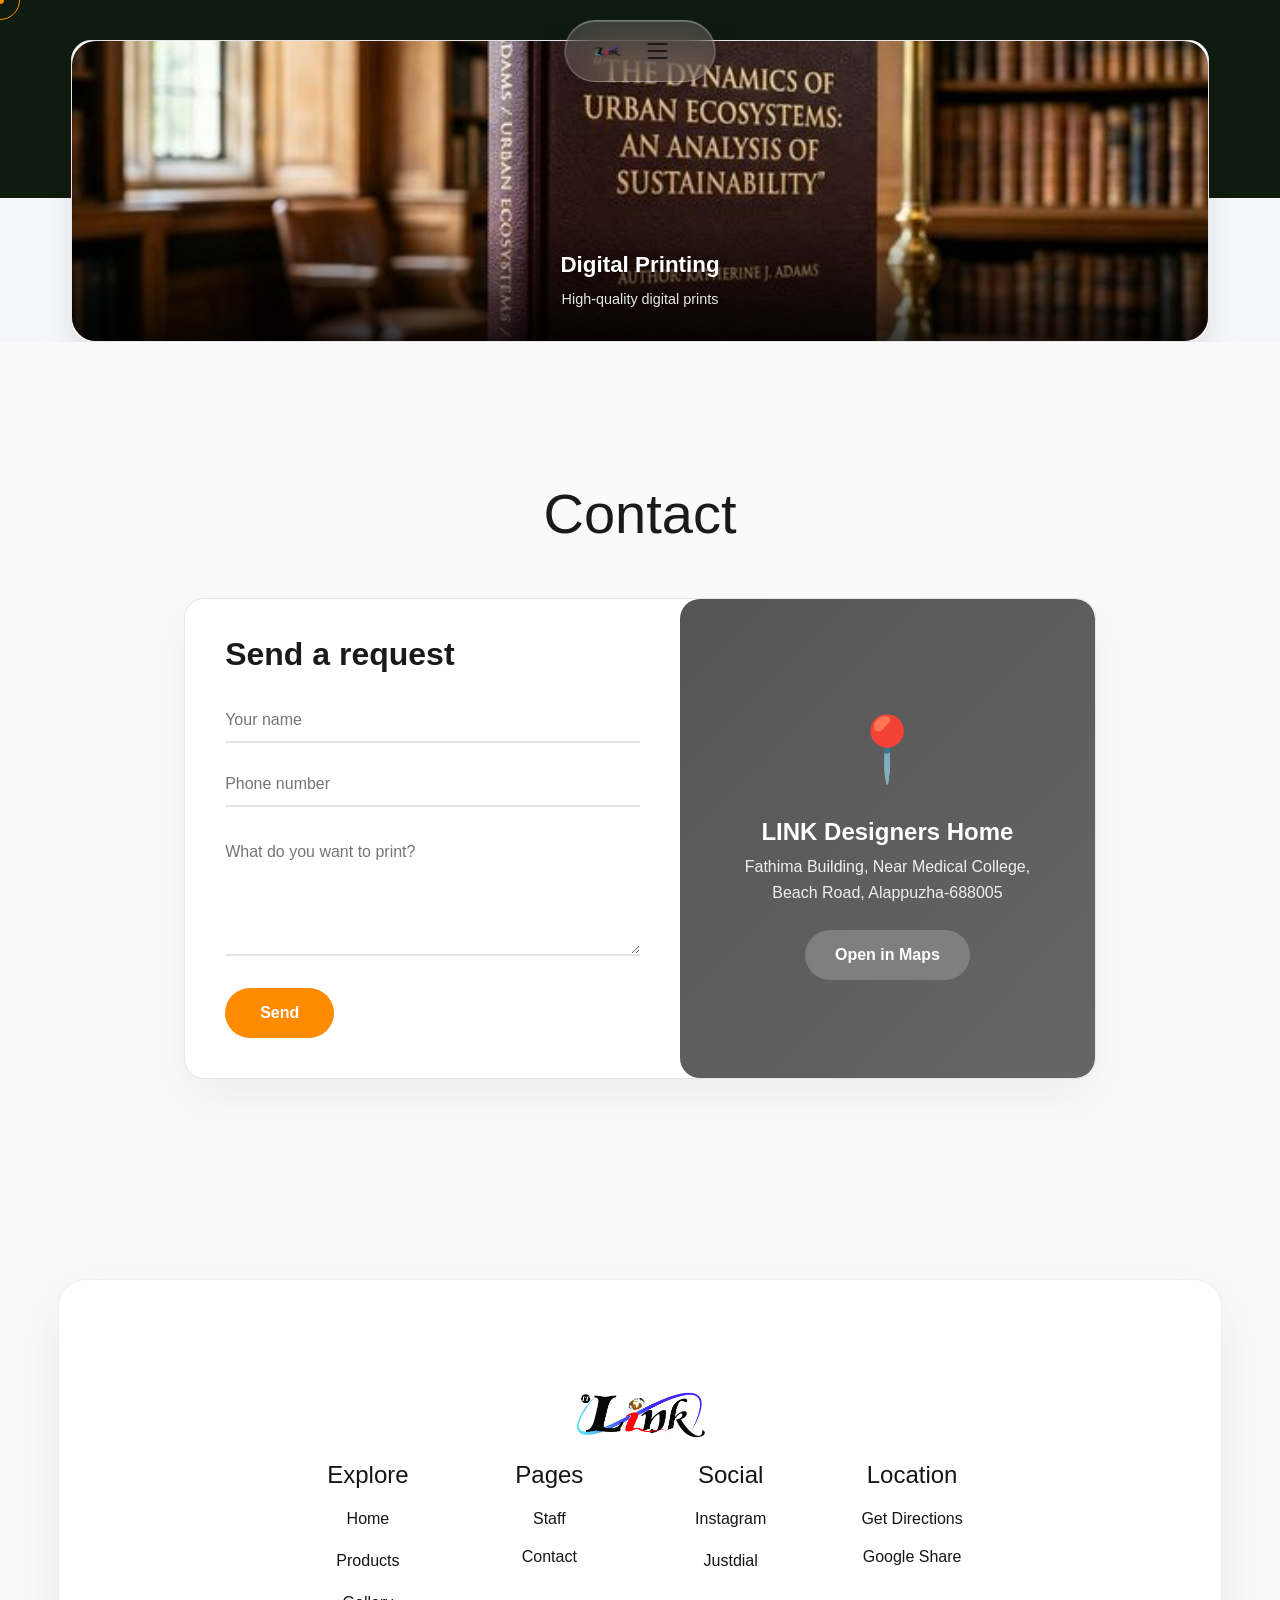
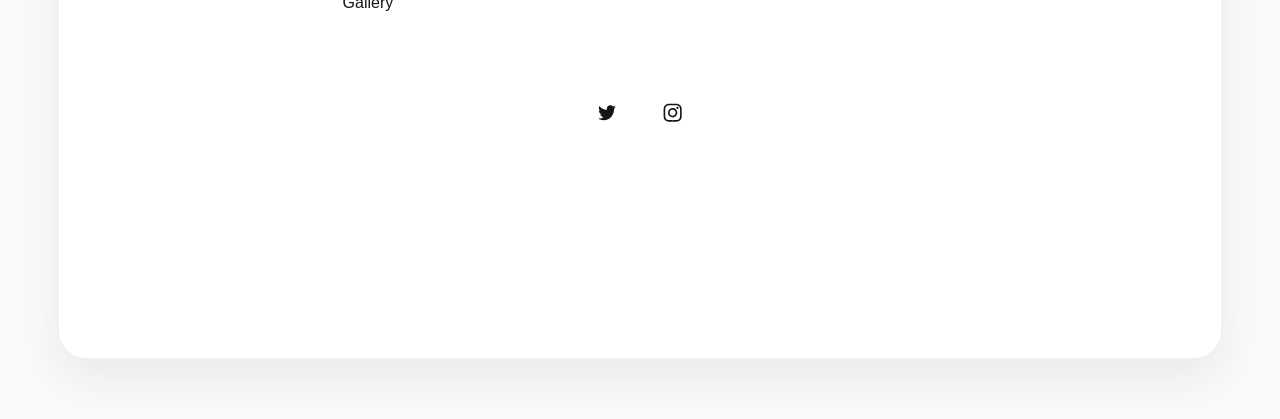
<file: contact.html>
<!DOCTYPE html>
<html lang="en">
  <head>
    <meta charset="utf-8"/>
    <title>Contact | LINK DESIGNERS HOME</title>
    <meta content="Contact | LINK DESIGNERS HOME" property="twitter:title"/>
    <meta property="og:type" content="website"/>
    <meta content="summary_large_image" name="twitter:card"/>
    <meta content="width=device-width, initial-scale=1" name="viewport"/>
    <link href="/css/1.css" rel="stylesheet" type="text/css"/>
    <link href="/css/styles.css" rel="stylesheet" type="text/css"/>
    <link href="/css/transitions.css" rel="stylesheet" type="text/css"/>
    <link href="/css/inner-pages.css" rel="stylesheet" type="text/css" />

    <script type="text/javascript">
      !function(o, c) {
        var n = c.documentElement, t = " w-mod-";
        n.className += t + "js",
        ("ontouchstart" in o || o.DocumentTouch && c instanceof DocumentTouch) && (n.className += t + "touch")
      }(window, document);
    </script>
    <link href="/link.png" rel="shortcut icon" type="image/x-icon"/>
    <link href="/link.png" rel="apple-touch-icon"/>
  </head>
  <body>
    <div class="page-transition"><img src="/link.png" alt="Link Designers Home" class="logo-img"></div>
    <div class="cursor-dot"></div>
    <div class="cursor-outline"></div>

    <header class="liquid-header">
      <div class="header-glass">
        <a href="index.html" class="logo-link">
          <img src="/link.png" alt="Link Designers Home" class="logo-img">
        </a>
        <div class="menu-button" id="menuButton">
          <span class="menu-line"></span>
          <span class="menu-line"></span>
          <span class="menu-line"></span>
        </div>
        <nav class="expanded-menu">
          <ul>
            <li><a href="index.html" class="menu-link">Home</a></li>
            <li><a href="product.html" class="menu-link">Products</a></li>
            <li><a href="service.html" class="menu-link">Services</a></li>
            <li><a href="gallery.html" class="menu-link">Gallery</a></li>
            <li><a href="staff.html" class="menu-link">Staff</a></li>
            <li><a href="contact.html" class="menu-link active">Contact</a></li>
          </ul>
        </nav>
      </div>
    </header>

<!-- slide   -->
<section class="product-hero-section">
  <div class="mobile-slider-container">
    <div class="mobile-slider" id="mobileSlider2">
      <div class="slider-container">
        <div class="slide active">
          <a href="product.html" class="slide-link">
            <img src="/images/4_thesis_binding.png" alt="Digital Printing">
            <div class="slide-content">
              <h3>Digital Printing</h3>
              <p>High-quality digital prints</p>
            </div>
          </a>
        </div>
        <div class="slide">
          <a href="product.html" class="slide-link">
            <img src="/images/9_custom_labels.png" alt="Offset Printing">
            <div class="slide-content">
              <h3>Offset Printing</h3>
              <p>Professional offset services</p>
            </div>
          </a>
        </div>
      </div>
    </div>
  </div>
</section>

    <main class="contact-main">
      <section>
        <div class="padding-global">
          <div class="w-layout-blockcontainer container w-container">
            <div class="faq-wrapper">
              <div class="faq-heading" style="opacity:1">
                <div class="heading-5">Contact</div>
              </div>

              <div class="contact-split">
                <div class="contact-form">
                  <h3>Send a request</h3>
                  <form>
                    <div class="form-group">
                      <input type="text" placeholder="Your name" aria-label="Your name"/>
                    </div>
                    <div class="form-group">
                      <input type="tel" placeholder="Phone number" aria-label="Phone number"/>
                    </div>
                    <div class="form-group">
                      <textarea rows="4" placeholder="What do you want to print?" aria-label="Message"></textarea>
                    </div>
                    <button class="form-submit" type="button">Send</button>
                  </form>
                </div>

                <div class="contact-map">
                  <div class="map-placeholder">
                    <div class="map-icon">📍</div>
                    <h4>LINK Designers Home</h4>
                    <p>Fathima Building, Near Medical College, Beach Road, Alappuzha-688005</p>
                    <a class="map-link" target="_blank" rel="noopener noreferrer" href="https://www.google.com/maps/search/?api=1&query=Fathima%20Building%2C%20Near%20Medical%20College%2C%20Beach%20Road%2C%20Anjipadam%2C%20Alappuzha-688005%2C%20Kerala">Open in Maps</a>
                  </div>
                </div>
              </div>

            </div>
          </div>
        </div>
      </section>
    </main>

    <section>
      <div class="padding-global">
        <div class="w-layout-blockcontainer container w-container">
          <div class="footer-component">
            <div class="footer-heading">
              <img loading="lazy" src="/link.png" alt="Logo" class="logo-footer"/>
            </div>
            <div class="w-layout-grid footer-grid">
              <div class="footer-grid-wrap">
                <div class="footer-text-size text-weight-medium">Explore</div>
                <div class="footer-links-wrapper">
                  <a href="index.html" class="footer-link">Home</a>
                  <a href="product.html" class="footer-link">Products</a>
                  <a href="gallery.html" class="footer-link">Gallery</a>
                </div>
              </div>
              <div class="footer-grid-wrap">
                <div class="footer-text-size text-weight-medium">Pages</div>
                <a href="staff.html" class="footer-link">Staff</a>
                <a href="contact.html" class="footer-link">Contact</a>
              </div>
              <div class="footer-grid-wrap">
                <div class="footer-text-size text-weight-medium">Social</div>
                <div class="footer-links-wrapper">
                  <a href="https://www.instagram.com/linkdesignershome/" target="_blank" rel="noopener noreferrer" class="footer-link">Instagram</a>
                  <a href="https://jsdl.in/DT-99EIIU2IMA2" target="_blank" rel="noopener noreferrer" class="footer-link">Justdial</a>
                </div>
              </div>
              <div class="footer-grid-wrap">
                <div class="footer-text-size text-weight-medium">Location</div>
                <a href="https://www.google.com/maps/search/?api=1&query=Fathima%20Building%2C%20Near%20Medical%20College%2C%20Beach%20Road%2C%20Anjipadam%2C%20Alappuzha-688005%2C%20Kerala" target="_blank" rel="noopener noreferrer" class="footer-link">Get Directions</a>
                <a href="https://share.google/npsTbu9TPpR7WcyxH" target="_blank" rel="noopener noreferrer" class="footer-link">Google Share</a>
              </div>
            </div>
            <div class="footer-social-wrapper">
              <a href="https://jsdl.in/DT-99EIIU2IMA2" target="_blank" rel="noopener noreferrer" class="footer-social w-inline-block">
                <img loading="lazy" src="/images/66ec6afe3cc26899cbbb303d_Group.svg" alt="Justdial" class="icon-embed"/>
              </a>
              <a href="https://www.instagram.com/linkdesignershome/" target="_blank" rel="noopener noreferrer" class="footer-social w-inline-block">
                <img loading="lazy" src="/images/66ec6afe3cc26899cbbb303a_logo-instagram%201.svg" alt="Instagram" class="icon-embed"/>
              </a>
            </div>
          </div>
        </div>
      </div>
    </section>

    <script src="/js/1.js" type="text/javascript" integrity="sha256-9/aliU8dGd2tb6OSsuzixeV4y/faTqgFtohetphbbj0=" crossorigin="anonymous"></script>
    <script src="/js/2.js" type="text/javascript"></script>
    <script src="/js/ScrollTrigger.min.js" type="text/javascript"></script>
    <script src="/js/404-animations.js" type="text/javascript"></script>
    <script src="/js/gsap.min.js" type="text/javascript"></script>
    <script src="/js/lenis.min.js" type="text/javascript"></script>
    <script src="/js/main.js" type="text/javascript"></script>
  </body>
</html>
</file>
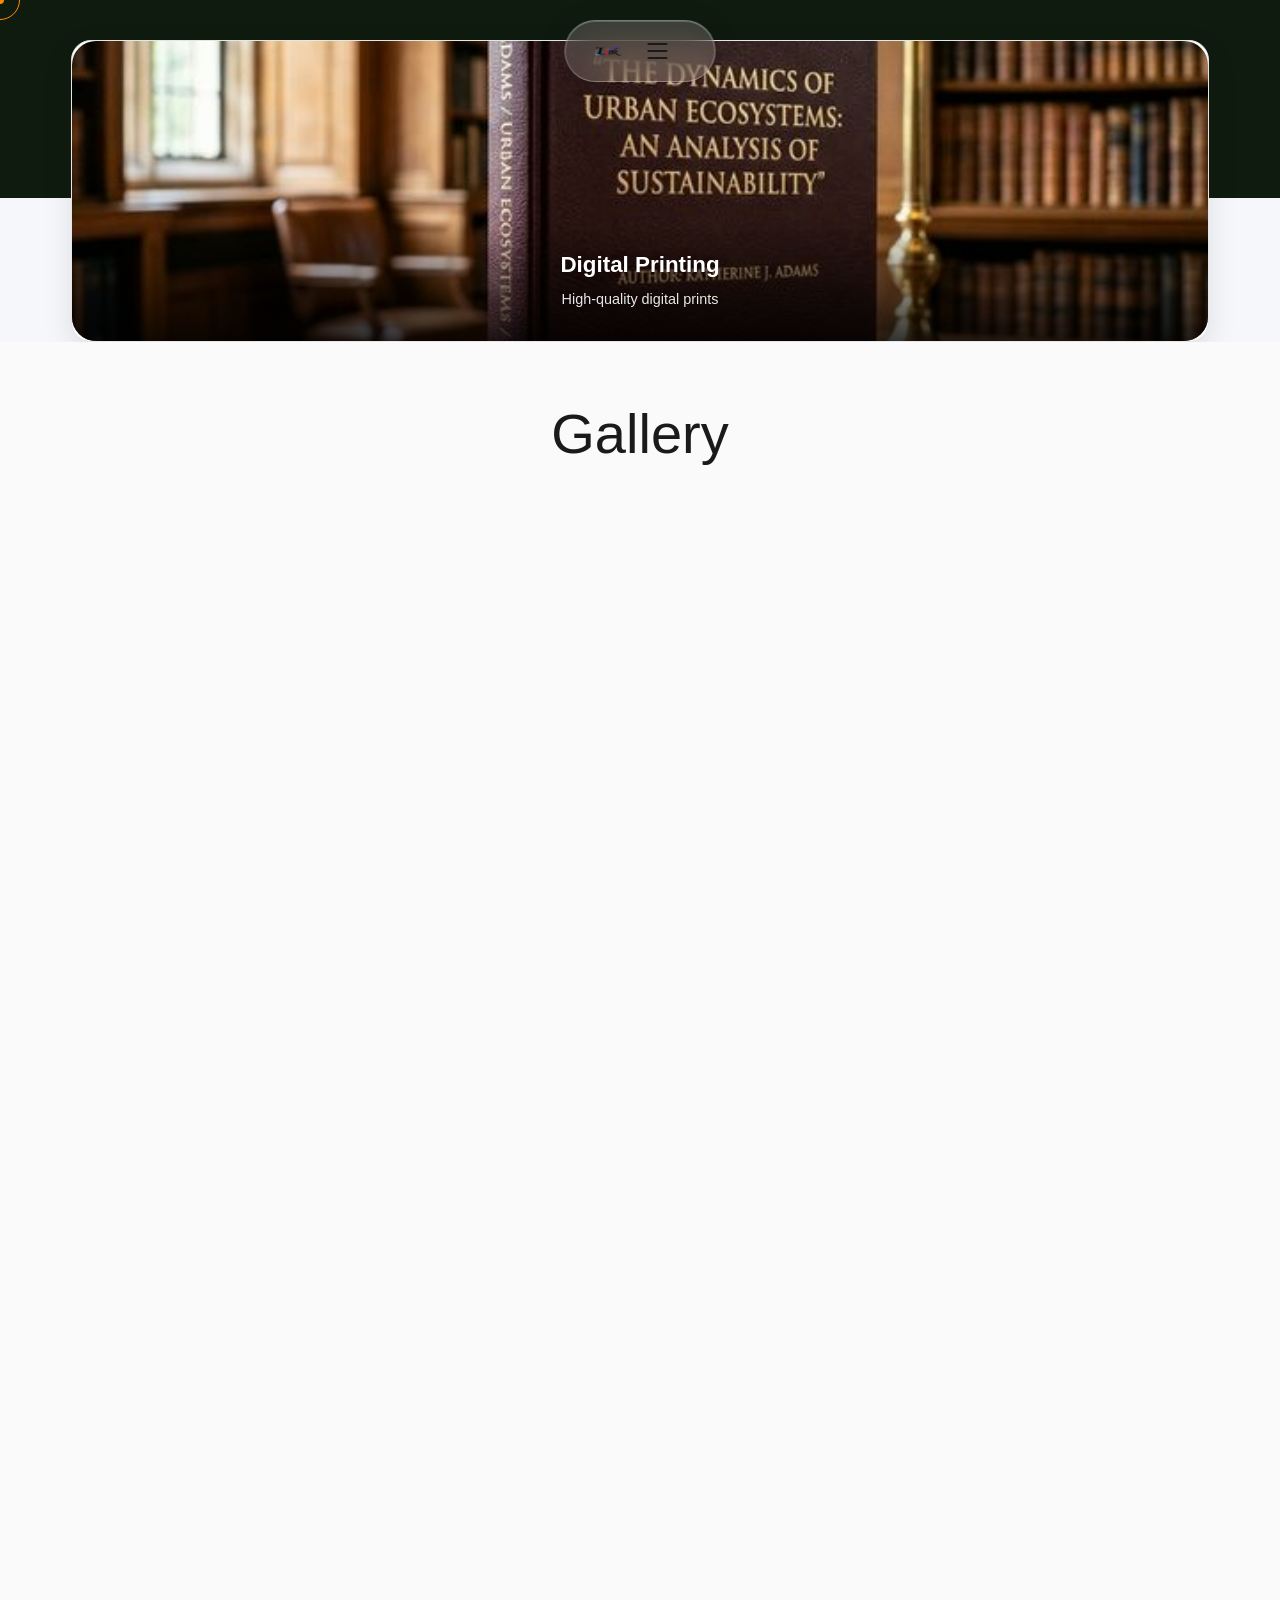
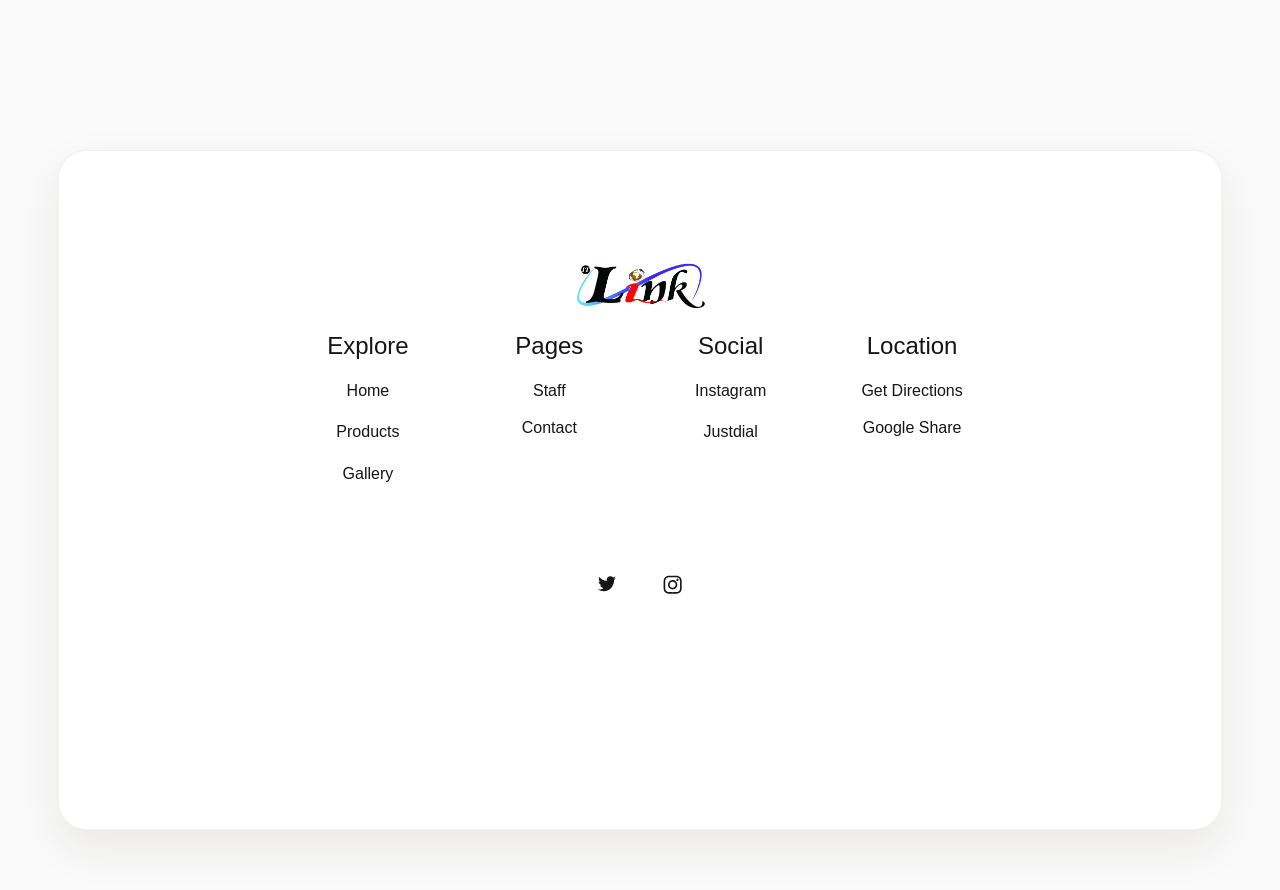
<file: gallery.html>
<!DOCTYPE html>
<html lang="en">
  <head>
    <meta charset="utf-8"/>
    <title>Gallery | LINK DESIGNERS HOME</title>
    <meta content="Gallery | LINK DESIGNERS HOME" property="twitter:title"/>
    <meta property="og:type" content="website"/>
    <meta content="summary_large_image" name="twitter:card"/>
    <meta content="width=device-width, initial-scale=1" name="viewport"/>
    <link href="/css/1.css" rel="stylesheet" type="text/css"/>
    <link href="/css/styles.css" rel="stylesheet" type="text/css"/>
    <link href="/css/transitions.css" rel="stylesheet" type="text/css"/>
    <link href="/css/inner-pages.css" rel="stylesheet" type="text/css" />

    <script type="text/javascript">
      !function(o, c) {
        var n = c.documentElement, t = " w-mod-";
        n.className += t + "js",
        ("ontouchstart" in o || o.DocumentTouch && c instanceof DocumentTouch) && (n.className += t + "touch")
      }(window, document);
    </script>
    <link href="/link.png" rel="shortcut icon" type="image/x-icon"/>
    <link href="/link.png" rel="apple-touch-icon"/>
  </head>
  <body>
    <div class="page-transition"><img src="/link.png" alt="Link Designers Home" class="logo-img"></div>
    <div class="cursor-dot"></div>
    <div class="cursor-outline"></div>

    <header class="liquid-header">
      <div class="header-glass">
        <a href="index.html" class="logo-link">
          <img src="/link.png" alt="Link Designers Home" class="logo-img">
        </a>
        <div class="menu-button" id="menuButton">
          <span class="menu-line"></span>
          <span class="menu-line"></span>
          <span class="menu-line"></span>
        </div>
        <nav class="expanded-menu">
          <ul>
            <li><a href="index.html" class="menu-link">Home</a></li>
            <li><a href="product.html" class="menu-link">Products</a></li>
            <li><a href="service.html" class="menu-link">Services</a></li>
            <li><a href="gallery.html" class="menu-link active">Gallery</a></li>
            <li><a href="staff.html" class="menu-link">Staff</a></li>
            <li><a href="contact.html" class="menu-link">Contact</a></li>
          </ul>
        </nav>
      </div>
    </header>

<!-- slide   -->
<section class="product-hero-section">
  <div class="mobile-slider-container">
    <div class="mobile-slider" id="mobileSlider2">
      <div class="slider-container">
        <div class="slide active">
          <a href="product.html" class="slide-link">
            <img src="/images/4_thesis_binding.png" alt="Digital Printing">
            <div class="slide-content">
              <h3>Digital Printing</h3>
              <p>High-quality digital prints</p>
            </div>
          </a>
        </div>
        <div class="slide">
          <a href="product.html" class="slide-link">
            <img src="/images/8_large_format.png" alt="Offset Printing">
            <div class="slide-content">
              <h3>Offset Printing</h3>
              <p>Professional offset services</p>
            </div>
          </a>
        </div>
      </div>
    </div>
  </div>
</section>

    <main>
      <section class="gallery-main">
        <div class="padding-global">
          <div class="w-layout-blockcontainer container w-container">
            <div class="faq-wrapper">
              <div class="faq-heading" style="opacity:1">
                <div class="heading-5">Gallery</div>
              </div>

              <div class="gallery-masonry-enhanced">
                <div class="gallery-item-enhanced fade-up">
                  <div class="gallery-image">
                    <img src="/images/6_pamphlet_printing.png" alt="Gallery image 1"/>
                  </div>
                </div>
                <div class="gallery-item-enhanced fade-up">
                  <div class="gallery-image">
                    <img src="/images/7_id_cards.png" alt="Gallery image 2"/>
                  </div>
                </div>
                <div class="gallery-item-enhanced fade-up">
                  <div class="gallery-image">
                    <img src="/images/9_custom_labels.png" alt="Gallery image 3"/>
                  </div>
                </div>
                <div class="gallery-item-enhanced fade-up">
                  <div class="gallery-image">
                    <img src="/images/10_designs.png" alt="Gallery image 4"/>
                  </div>
                </div>
                <div class="gallery-item-enhanced fade-up">
                  <div class="gallery-image">
                    <img src="/images/11_software.png" alt="Gallery image 5"/>
                  </div>
                </div>
                <div class="gallery-item-enhanced fade-up">
                  <div class="gallery-image">
                    <img src="/images/5_fine_art_printing.png" alt="Gallery image 6"/>
                  </div>
                </div>
                <div class="gallery-item-enhanced fade-up">
                  <div class="gallery-image">
                    <img src="/images/8_large_format.png" alt="Gallery image 7"/>
                  </div>
                </div>
                <div class="gallery-item-enhanced fade-up">
                  <div class="gallery-image">
                    <img src="/images/14_branding.png" alt="Gallery image 8"/>
                  </div>
                </div>
              </div>
            </div>
          </div>
        </div>
      </section>
    </main>

    <section>
      <div class="padding-global">
        <div class="w-layout-blockcontainer container w-container">
          <div class="footer-component">
            <div class="footer-heading">
              <img loading="lazy" src="/link.png" alt="Logo" class="logo-footer"/>
            </div>
            <div class="w-layout-grid footer-grid">
              <div class="footer-grid-wrap">
                <div class="footer-text-size text-weight-medium">Explore</div>
                <div class="footer-links-wrapper">
                  <a href="index.html" class="footer-link">Home</a>
                  <a href="product.html" class="footer-link">Products</a>
                  <a href="gallery.html" class="footer-link">Gallery</a>
                </div>
              </div>
              <div class="footer-grid-wrap">
                <div class="footer-text-size text-weight-medium">Pages</div>
                <a href="staff.html" class="footer-link">Staff</a>
                <a href="contact.html" class="footer-link">Contact</a>
              </div>
              <div class="footer-grid-wrap">
                <div class="footer-text-size text-weight-medium">Social</div>
                <div class="footer-links-wrapper">
                  <a href="https://www.instagram.com/linkdesignershome/" target="_blank" rel="noopener noreferrer" class="footer-link">Instagram</a>
                  <a href="https://jsdl.in/DT-99EIIU2IMA2" target="_blank" rel="noopener noreferrer" class="footer-link">Justdial</a>
                </div>
              </div>
              <div class="footer-grid-wrap">
                <div class="footer-text-size text-weight-medium">Location</div>
                <a href="https://www.google.com/maps/search/?api=1&query=Fathima%20Building%2C%20Near%20Medical%20College%2C%20Beach%20Road%2C%20Anjipadam%2C%20Alappuzha-688005%2C%20Kerala" target="_blank" rel="noopener noreferrer" class="footer-link">Get Directions</a>
                <a href="https://share.google/npsTbu9TPpR7WcyxH" target="_blank" rel="noopener noreferrer" class="footer-link">Google Share</a>
              </div>
            </div>
            <div class="footer-social-wrapper">
              <a href="https://jsdl.in/DT-99EIIU2IMA2" target="_blank" rel="noopener noreferrer" class="footer-social w-inline-block">
                <img loading="lazy" src="/images/66ec6afe3cc26899cbbb303d_Group.svg" alt="Justdial" class="icon-embed"/>
              </a>
              <a href="https://www.instagram.com/linkdesignershome/" target="_blank" rel="noopener noreferrer" class="footer-social w-inline-block">
                <img loading="lazy" src="/images/66ec6afe3cc26899cbbb303a_logo-instagram%201.svg" alt="Instagram" class="icon-embed"/>
              </a>
            </div>
          </div>
        </div>
      </div>
    </section>

    <script src="/js/1.js" type="text/javascript" integrity="sha256-9/aliU8dGd2tb6OSsuzixeV4y/faTqgFtohetphbbj0=" crossorigin="anonymous"></script>
    <script src="/js/2.js" type="text/javascript"></script>
    <script src="/js/ScrollTrigger.min.js" type="text/javascript"></script>
    <script src="/js/404-animations.js" type="text/javascript"></script>
    <script src="/js/gsap.min.js" type="text/javascript"></script>
    <script src="/js/lenis.min.js" type="text/javascript"></script>
    <script src="/js/main.js" type="text/javascript"></script>
  </body>
</html>
</file>
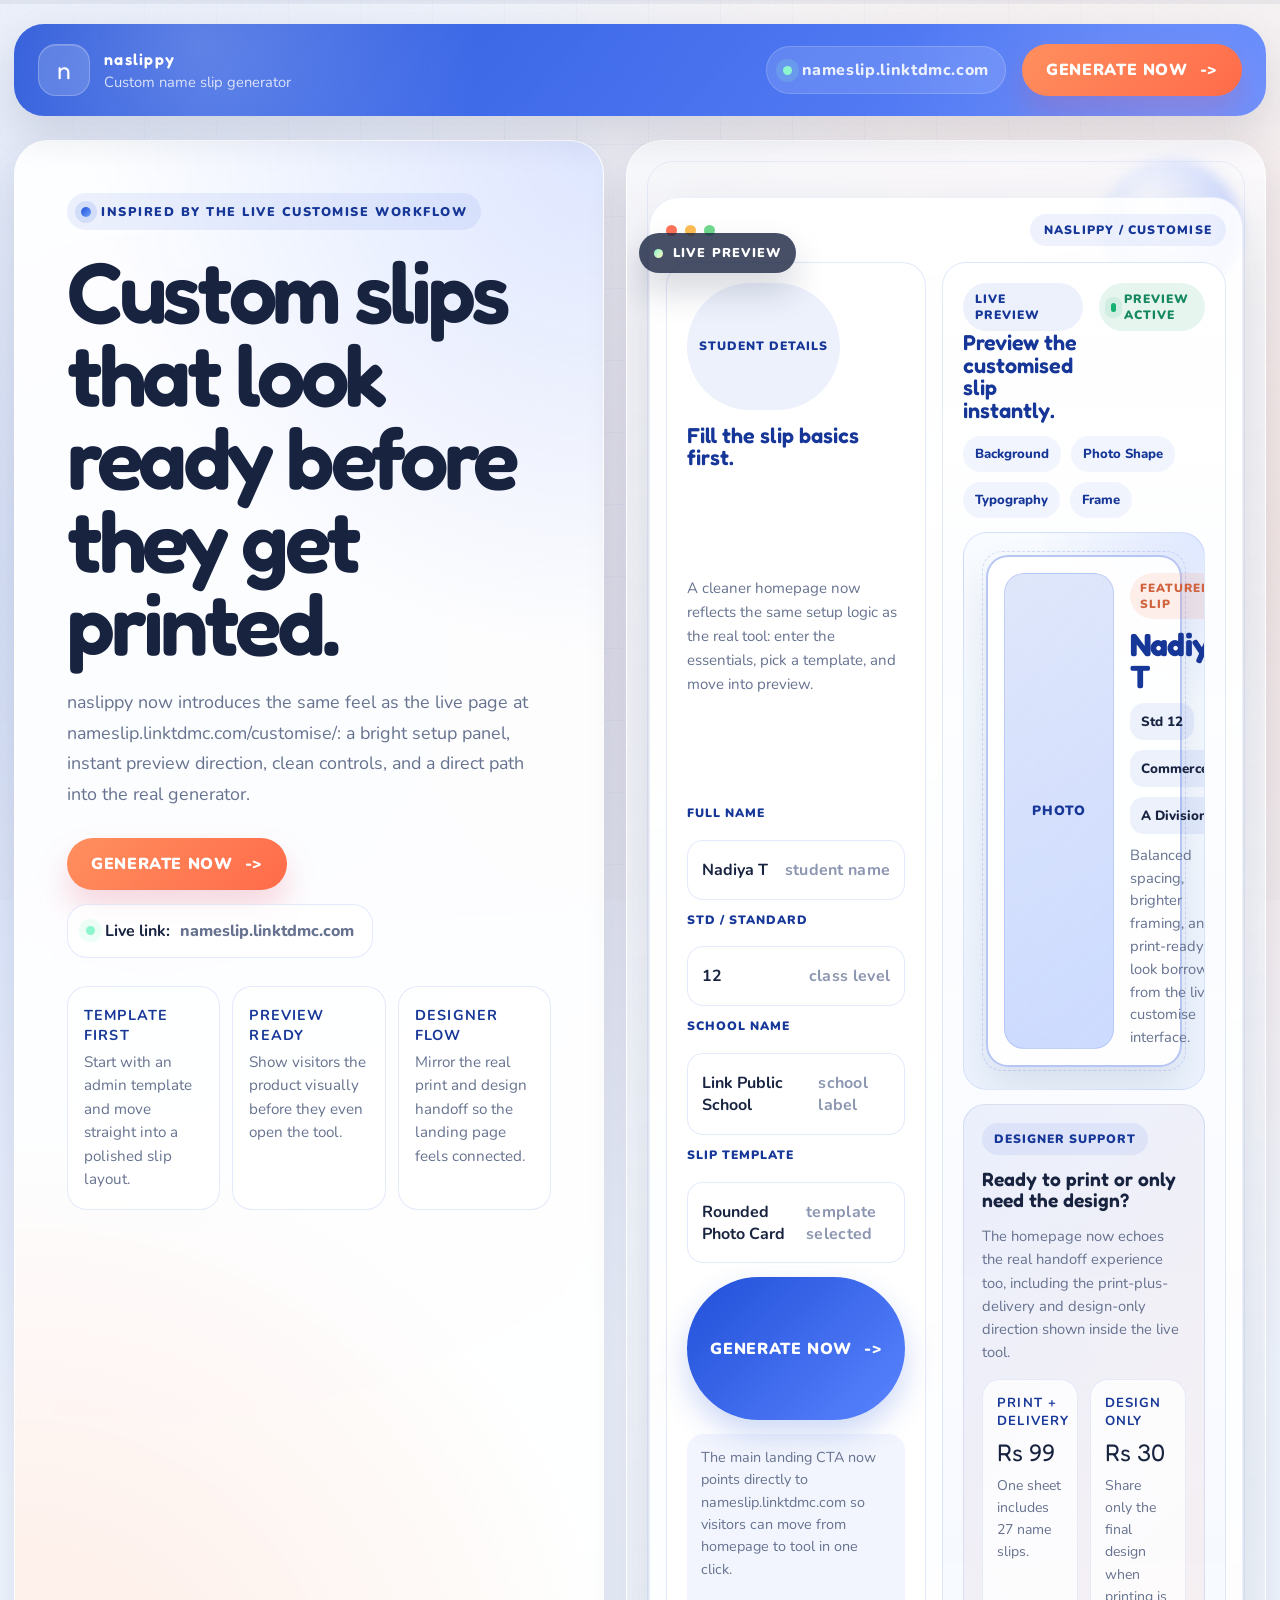
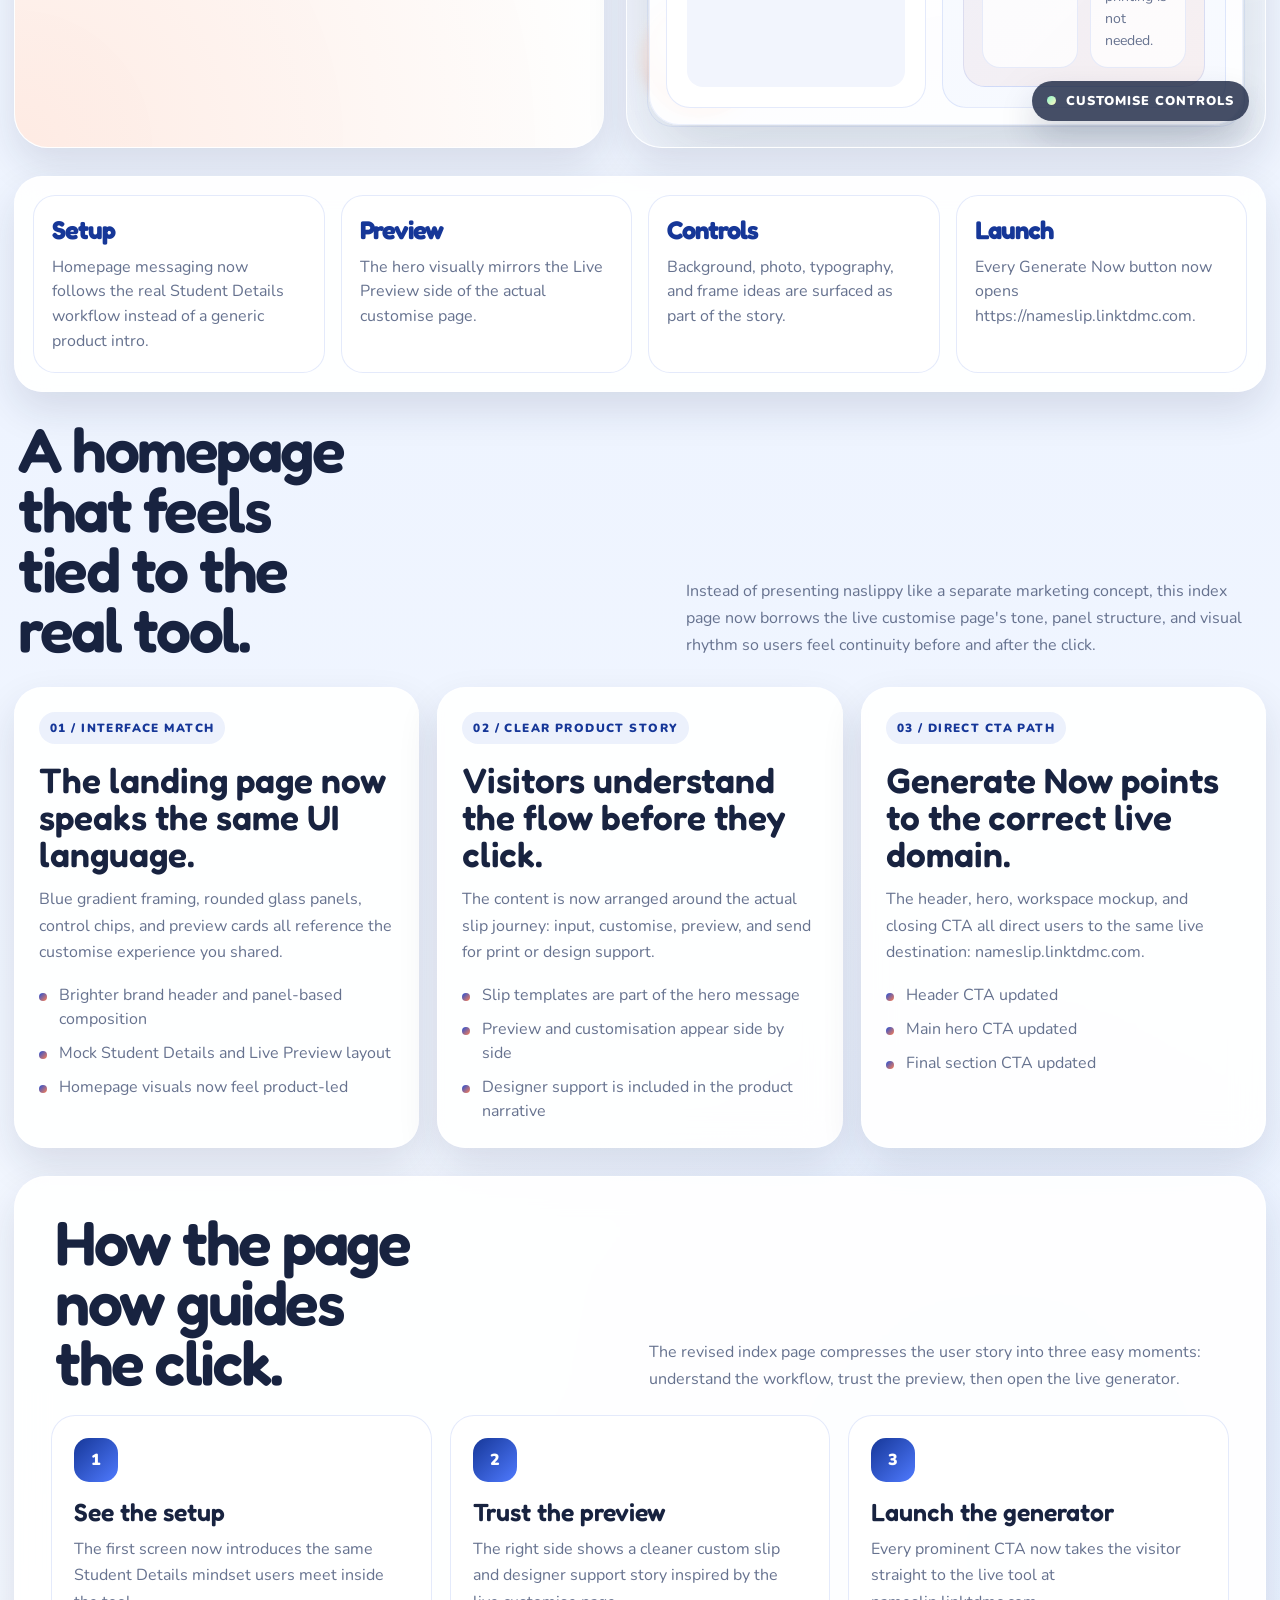
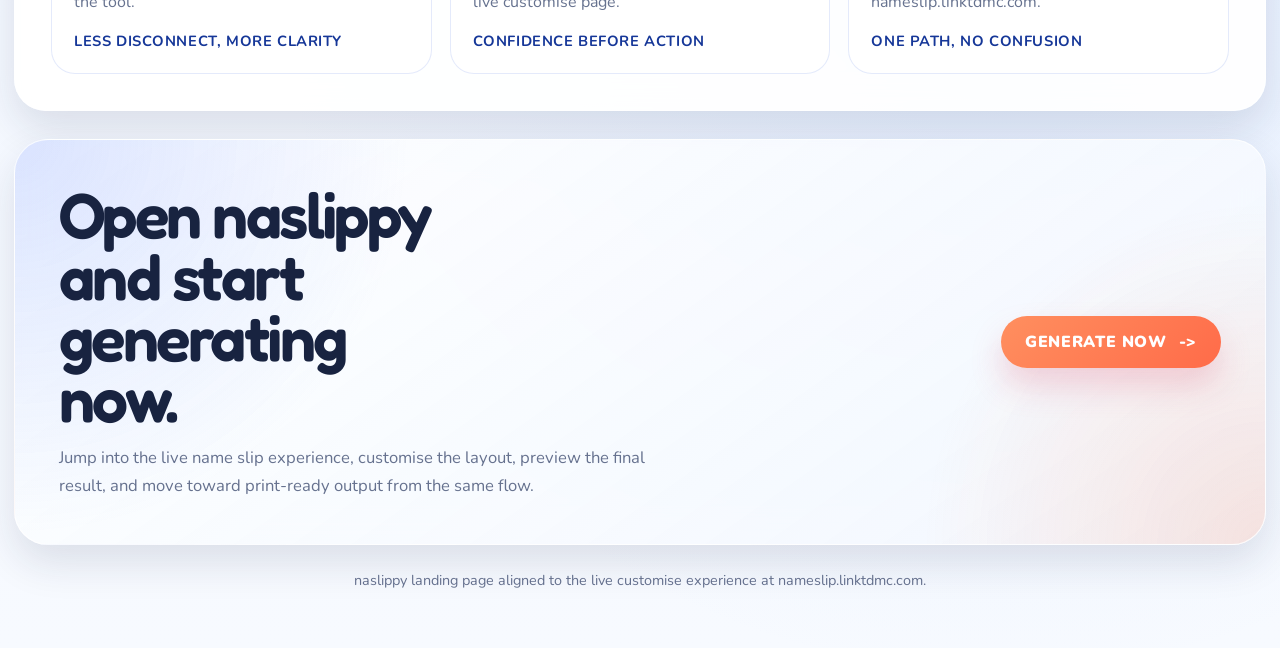
<file: nameslip.html>
<!DOCTYPE html>
<html lang="en">

<head>
  <meta charset="UTF-8">
  <meta name="viewport" content="width=device-width, initial-scale=1.0">
  <title>naslippy | Custom Name Slip Generator</title>
  <meta name="description" content="naslippy helps schools and classrooms generate, customise, preview, and send polished name slips from one smooth workflow.">
  <meta name="keywords" content="naslippy, name slip generator, name slip customise, student slip preview, printable name slip">
  <meta name="robots" content="index, follow, max-image-preview:large">
  <meta property="og:type" content="website">
  <meta property="og:site_name" content="naslippy">
  <meta property="og:title" content="naslippy | Custom Name Slip Generator">
  <meta property="og:description" content="Generate, customise, and preview student name slips with a fast, print-ready workflow.">
  <meta property="og:image" content="/link.png">
  <meta name="twitter:card" content="summary_large_image">
  <meta name="twitter:title" content="naslippy | Custom Name Slip Generator">
  <meta name="twitter:description" content="Open naslippy and customise printable student name slips in seconds.">
  <link rel="canonical" href="/">
  <link rel="icon" href="/link.png" type="image/png">
  <script>
    document.documentElement.classList.add('js');
  </script>
  <script type="application/ld+json">
    {
      "@context": "https://schema.org",
      "@type": "WebApplication",
      "name": "naslippy",
      "applicationCategory": "EducationalApplication",
      "operatingSystem": "Any",
      "url": "https://nameslip.linktdmc.com",
      "description": "naslippy helps users generate, customise, preview, and print polished student name slips."
    }
  </script>
  <style>
    @import url('https://fonts.googleapis.com/css2?family=Fredoka:wght@500;600;700&family=Nunito:wght@400;600;700;800;900&display=swap');

    :root {
      --primary: #2150d8;
      --primary-deep: #163798;
      --primary-soft: #dce8ff;
      --secondary: #ff7f50;
      --secondary-soft: #ffe0d2;
      --surface: rgba(255, 255, 255, 0.92);
      --surface-strong: #ffffff;
      --ink: #182340;
      --ink-soft: #66728f;
      --line: rgba(33, 80, 216, 0.12);
      --line-strong: rgba(33, 80, 216, 0.22);
      --shadow-xl: 0 28px 70px rgba(24, 35, 64, 0.16);
      --shadow-lg: 0 18px 40px rgba(24, 35, 64, 0.12);
      --radius-2xl: 34px;
      --radius-xl: 28px;
      --radius-lg: 22px;
      --radius-md: 16px;
      --ease-out: cubic-bezier(0.22, 1, 0.36, 1);
    }

    * {
      box-sizing: border-box;
    }

    html {
      scroll-behavior: smooth;
    }

    body {
      margin: 0;
      min-height: 100vh;
      font-family: 'Nunito', sans-serif;
      color: var(--ink);
      background:
        radial-gradient(circle at 12% 16%, rgba(33, 80, 216, 0.16), transparent 26%),
        radial-gradient(circle at 86% 14%, rgba(255, 127, 80, 0.16), transparent 24%),
        radial-gradient(circle at 78% 82%, rgba(104, 163, 255, 0.12), transparent 22%),
        linear-gradient(180deg, #f8fbff 0%, #eef4ff 52%, #f7faff 100%);
      overflow-x: hidden;
    }

    body::before,
    body::after {
      content: "";
      position: fixed;
      inset: 0;
      pointer-events: none;
      z-index: -2;
    }

    body::before {
      background-image:
        linear-gradient(rgba(33, 80, 216, 0.04) 1px, transparent 1px),
        linear-gradient(90deg, rgba(33, 80, 216, 0.04) 1px, transparent 1px);
      background-size: 72px 72px;
      mask-image: radial-gradient(circle at center, black 45%, transparent 100%);
      opacity: 0.8;
    }

    body::after {
      z-index: -1;
      opacity: 0.12;
      background-image: url("data:image/svg+xml,%3Csvg xmlns='http://www.w3.org/2000/svg' width='180' height='180' viewBox='0 0 180 180'%3E%3Cfilter id='n'%3E%3CfeTurbulence type='fractalNoise' baseFrequency='1.05' numOctaves='2' stitchTiles='stitch'/%3E%3C/filter%3E%3Crect width='180' height='180' filter='url(%23n)' opacity='0.9'/%3E%3C/svg%3E");
    }

    a {
      color: inherit;
      text-decoration: none;
    }

    button,
    input,
    select {
      font: inherit;
    }

    .scroll-progress {
      position: fixed;
      inset: 0 0 auto;
      height: 4px;
      z-index: 30;
      background: rgba(24, 35, 64, 0.06);
      transform-origin: left center;
    }

    .scroll-progress span {
      display: block;
      width: 100%;
      height: 100%;
      background: linear-gradient(90deg, var(--primary), #5a84ff 58%, var(--secondary));
      transform: scaleX(0);
      transform-origin: left center;
    }

    .page-shell {
      width: min(1360px, calc(100vw - 28px));
      margin: 0 auto;
      padding: 24px 0 44px;
    }

    .site-header {
      position: sticky;
      top: 14px;
      z-index: 24;
      display: flex;
      align-items: center;
      justify-content: space-between;
      gap: 20px;
      padding: 20px 24px;
      border-radius: 30px;
      background: linear-gradient(135deg, rgba(33, 80, 216, 0.96), rgba(86, 128, 255, 0.93));
      color: #ffffff;
      box-shadow: var(--shadow-lg);
      overflow: hidden;
    }

    .site-header::before {
      content: "";
      position: absolute;
      inset: 0;
      background:
        radial-gradient(circle at 15% 24%, rgba(255, 255, 255, 0.22), transparent 26%),
        radial-gradient(circle at 92% 88%, rgba(255, 255, 255, 0.12), transparent 24%);
      pointer-events: none;
    }

    .brand-lockup {
      position: relative;
      display: inline-flex;
      align-items: center;
      gap: 14px;
      min-width: 0;
      z-index: 1;
    }

    .brand-mark {
      width: 52px;
      height: 52px;
      display: grid;
      place-items: center;
      border-radius: 18px;
      background: rgba(255, 255, 255, 0.16);
      border: 1px solid rgba(255, 255, 255, 0.24);
      backdrop-filter: blur(10px);
      font-family: 'Fredoka', cursive;
      font-size: 1.55rem;
      color: #ffffff;
      box-shadow: inset 0 1px 0 rgba(255, 255, 255, 0.18);
    }

    .brand-copy {
      display: grid;
      gap: 3px;
    }

    .brand-copy strong,
    .headline,
    .section-title,
    .feature-card h3,
    .step-card h3,
    .final-panel h2,
    .mock-title,
    .offer-title {
      font-family: 'Fredoka', cursive;
      font-weight: 600;
    }

    .brand-copy strong {
      font-size: 1rem;
      letter-spacing: 0.08em;
      text-transform: lowercase;
    }

    .brand-copy span {
      color: rgba(255, 255, 255, 0.78);
      font-size: 0.92rem;
    }

    .header-meta {
      position: relative;
      display: flex;
      align-items: center;
      gap: 16px;
      z-index: 1;
    }

    .header-domain {
      display: inline-flex;
      align-items: center;
      gap: 10px;
      padding: 12px 16px;
      border-radius: 999px;
      background: rgba(255, 255, 255, 0.12);
      border: 1px solid rgba(255, 255, 255, 0.18);
      color: rgba(255, 255, 255, 0.88);
      font-weight: 800;
      letter-spacing: 0.04em;
    }

    .header-domain::before,
    .mini-domain::before {
      content: "";
      width: 9px;
      height: 9px;
      border-radius: 999px;
      background: #8cf7ce;
      box-shadow: 0 0 0 7px rgba(140, 247, 206, 0.16);
    }

    .header-cta,
    .hero-cta,
    .final-cta,
    .mock-cta {
      display: inline-flex;
      align-items: center;
      justify-content: center;
      gap: 12px;
      border-radius: 999px;
      border: 0;
      font-weight: 900;
      letter-spacing: 0.04em;
      text-transform: uppercase;
      transition:
        transform 220ms var(--ease-out),
        box-shadow 220ms var(--ease-out),
        filter 220ms var(--ease-out);
    }

    .header-cta,
    .hero-cta,
    .final-cta {
      padding: 15px 24px;
      background: linear-gradient(135deg, #ff8f5f, #ff6b49);
      color: #ffffff;
      box-shadow: 0 18px 32px rgba(217, 75, 104, 0.22);
    }

    .mock-cta {
      padding: 13px 18px;
      background: linear-gradient(135deg, var(--primary), #5a84ff);
      color: #ffffff;
      box-shadow: 0 14px 30px rgba(33, 80, 216, 0.22);
    }

    .header-cta::after,
    .hero-cta::after,
    .final-cta::after,
    .mock-cta::after {
      content: "->";
      font-size: 1rem;
      transition: transform 220ms var(--ease-out);
    }

    .header-cta:hover,
    .hero-cta:hover,
    .final-cta:hover,
    .mock-cta:hover {
      transform: translateY(-3px);
      filter: saturate(1.06);
    }

    .header-cta:hover::after,
    .hero-cta:hover::after,
    .final-cta:hover::after,
    .mock-cta:hover::after {
      transform: translate(3px, -3px);
    }

    main {
      display: grid;
      gap: 28px;
      margin-top: 24px;
    }

    .hero {
      display: grid;
      grid-template-columns: minmax(0, 0.96fr) minmax(360px, 1.04fr);
      gap: 22px;
      align-items: stretch;
    }

    .hero-copy,
    .hero-workspace,
    .signal-bar,
    .feature-card,
    .workflow-wrap,
    .final-panel {
      border: 1px solid rgba(255, 255, 255, 0.78);
      background: var(--surface);
      backdrop-filter: blur(16px);
      box-shadow: var(--shadow-lg);
    }

    .hero-copy {
      position: relative;
      overflow: hidden;
      padding: clamp(28px, 4.6vw, 52px);
      border-radius: var(--radius-2xl);
      isolation: isolate;
    }

    .hero-copy::before {
      content: "";
      position: absolute;
      inset: 0;
      z-index: -1;
      background:
        radial-gradient(circle at top right, rgba(90, 132, 255, 0.2), transparent 30%),
        radial-gradient(circle at bottom left, rgba(255, 127, 80, 0.16), transparent 36%);
    }

    .eyebrow {
      display: inline-flex;
      align-items: center;
      gap: 10px;
      padding: 10px 14px;
      border-radius: 999px;
      background: rgba(33, 80, 216, 0.08);
      color: var(--primary-deep);
      font-size: 0.79rem;
      font-weight: 900;
      letter-spacing: 0.12em;
      text-transform: uppercase;
    }

    .eyebrow::before {
      content: "";
      width: 10px;
      height: 10px;
      border-radius: 999px;
      background: linear-gradient(135deg, var(--primary), #6da2ff);
      box-shadow: 0 0 0 6px rgba(33, 80, 216, 0.12);
    }

    .headline {
      margin: 20px 0 0;
      font-size: clamp(3rem, 7vw, 5.4rem);
      line-height: 0.96;
      letter-spacing: -0.05em;
      max-width: 9.2ch;
    }

    .hero-copy p {
      margin: 22px 0 0;
      max-width: 36rem;
      font-size: clamp(1rem, 1.8vw, 1.12rem);
      line-height: 1.72;
      color: var(--ink-soft);
    }

    .hero-actions {
      display: flex;
      flex-wrap: wrap;
      gap: 14px;
      align-items: center;
      margin-top: 28px;
    }

    .mini-domain {
      display: inline-flex;
      align-items: center;
      gap: 10px;
      min-height: 54px;
      padding: 12px 18px;
      border-radius: 20px;
      background: rgba(255, 255, 255, 0.74);
      border: 1px solid var(--line);
      color: var(--ink-soft);
      font-weight: 800;
    }

    .mini-domain strong {
      color: var(--ink);
    }

    .hero-points {
      display: grid;
      grid-template-columns: repeat(3, minmax(0, 1fr));
      gap: 12px;
      margin-top: 28px;
    }

    .hero-points article {
      padding: 18px 16px;
      border: 1px solid var(--line);
      border-radius: 20px;
      background: rgba(255, 255, 255, 0.62);
    }

    .hero-points strong {
      display: block;
      margin-bottom: 6px;
      color: var(--primary-deep);
      font-size: 0.9rem;
      text-transform: uppercase;
      letter-spacing: 0.08em;
    }

    .hero-points span {
      color: var(--ink-soft);
      line-height: 1.54;
      font-size: 0.95rem;
    }

    .hero-workspace {
      position: relative;
      padding: 22px;
      border-radius: 36px;
      overflow: hidden;
      transform-style: preserve-3d;
      transition: transform 260ms var(--ease-out);
      background:
        linear-gradient(170deg, rgba(255, 255, 255, 0.76), rgba(241, 246, 255, 0.92)),
        linear-gradient(140deg, rgba(33, 80, 216, 0.06), rgba(255, 127, 80, 0.06));
    }

    .hero-workspace::before {
      content: "";
      position: absolute;
      inset: 20px;
      border-radius: 26px;
      border: 1px solid rgba(33, 80, 216, 0.08);
      pointer-events: none;
    }

    .workspace-orb {
      position: absolute;
      border-radius: 999px;
      filter: blur(6px);
      opacity: 0.84;
      animation: float-soft 8s var(--ease-out) infinite alternate;
    }

    .workspace-orb.one {
      top: 18px;
      right: 24px;
      width: 140px;
      height: 140px;
      background: radial-gradient(circle at 35% 35%, rgba(255, 255, 255, 0.9), rgba(90, 132, 255, 0.52));
    }

    .workspace-orb.two {
      left: 14px;
      bottom: 30px;
      width: 118px;
      height: 118px;
      background: radial-gradient(circle at 35% 35%, rgba(255, 255, 255, 0.88), rgba(255, 127, 80, 0.48));
      animation-duration: 9.2s;
    }

    .workspace-badge {
      position: absolute;
      z-index: 2;
      display: inline-flex;
      align-items: center;
      gap: 10px;
      padding: 11px 15px;
      border-radius: 999px;
      background: rgba(24, 35, 64, 0.8);
      color: #ffffff;
      font-size: 0.8rem;
      font-weight: 900;
      letter-spacing: 0.08em;
      text-transform: uppercase;
      box-shadow: 0 18px 34px rgba(24, 35, 64, 0.18);
      animation: badge-hop 7s var(--ease-out) infinite alternate;
    }

    .workspace-badge::before {
      content: "";
      width: 9px;
      height: 9px;
      border-radius: 999px;
      background: linear-gradient(135deg, #8cf7ce, #fff7bf);
    }

    .workspace-badge.left {
      top: 92px;
      left: 12px;
    }

    .workspace-badge.right {
      right: 16px;
      bottom: 26px;
      animation-duration: 8.4s;
    }

    .workspace-frame {
      position: relative;
      margin-top: 34px;
      padding: 16px;
      border-radius: 30px;
      background: rgba(255, 255, 255, 0.84);
      border: 1px solid rgba(33, 80, 216, 0.08);
      box-shadow: var(--shadow-xl);
      transform: translateZ(38px);
    }

    .frame-top {
      display: flex;
      align-items: center;
      justify-content: space-between;
      gap: 12px;
      margin-bottom: 16px;
    }

    .frame-dots {
      display: inline-flex;
      gap: 8px;
    }

    .frame-dots span {
      width: 11px;
      height: 11px;
      border-radius: 999px;
      background: rgba(24, 35, 64, 0.12);
    }

    .frame-dots span:first-child {
      background: #ff7358;
    }

    .frame-dots span:nth-child(2) {
      background: #ffbe53;
    }

    .frame-dots span:nth-child(3) {
      background: #6fda8d;
    }

    .frame-label {
      padding: 8px 14px;
      border-radius: 999px;
      background: rgba(33, 80, 216, 0.07);
      color: var(--primary-deep);
      font-size: 0.76rem;
      font-weight: 900;
      letter-spacing: 0.1em;
      text-transform: uppercase;
    }

    .workspace-grid {
      display: grid;
      grid-template-columns: minmax(260px, 0.78fr) minmax(0, 1fr);
      gap: 16px;
    }

    .mock-panel {
      position: relative;
      display: grid;
      gap: 14px;
      padding: 20px;
      border-radius: 24px;
      background: rgba(255, 255, 255, 0.96);
      border: 1px solid var(--line);
      min-height: 100%;
    }

    .mock-panel.preview {
      background:
        linear-gradient(180deg, rgba(255, 255, 255, 0.98), rgba(246, 249, 255, 0.96));
    }

    .panel-kicker {
      display: inline-flex;
      align-items: center;
      gap: 8px;
      padding: 8px 12px;
      border-radius: 999px;
      background: rgba(33, 80, 216, 0.08);
      color: var(--primary-deep);
      font-size: 0.76rem;
      font-weight: 900;
      letter-spacing: 0.08em;
      text-transform: uppercase;
      width: fit-content;
    }

    .mock-title {
      margin: 0;
      color: var(--primary-deep);
      font-size: 1.35rem;
      line-height: 1.05;
    }

    .mock-copy {
      margin: 0;
      color: var(--ink-soft);
      line-height: 1.58;
      font-size: 0.94rem;
    }

    .field-stack {
      display: grid;
      gap: 12px;
    }

    .field {
      display: grid;
      gap: 7px;
    }

    .field label {
      color: var(--primary-deep);
      font-size: 0.76rem;
      font-weight: 900;
      letter-spacing: 0.08em;
      text-transform: uppercase;
    }

    .field-display,
    .select-display {
      min-height: 48px;
      display: flex;
      align-items: center;
      justify-content: space-between;
      gap: 12px;
      padding: 12px 14px;
      border-radius: 16px;
      border: 1px solid var(--line);
      background: #ffffff;
      color: var(--ink);
      font-weight: 700;
    }

    .field-display span,
    .select-display span {
      color: #8c96b1;
      font-weight: 700;
      letter-spacing: 0.02em;
    }

    .template-note {
      padding: 12px 14px;
      border-radius: 16px;
      background: rgba(33, 80, 216, 0.06);
      color: var(--ink-soft);
      line-height: 1.55;
      font-size: 0.9rem;
    }

    .preview-top {
      display: flex;
      align-items: start;
      justify-content: space-between;
      gap: 16px;
    }

    .preview-status {
      display: inline-flex;
      align-items: center;
      gap: 8px;
      padding: 8px 12px;
      border-radius: 999px;
      background: rgba(20, 157, 104, 0.1);
      color: #14885e;
      font-size: 0.76rem;
      font-weight: 900;
      letter-spacing: 0.08em;
      text-transform: uppercase;
    }

    .preview-status::before {
      content: "";
      width: 9px;
      height: 9px;
      border-radius: 999px;
      background: #14b171;
      box-shadow: 0 0 0 6px rgba(20, 177, 113, 0.1);
    }

    .preview-stage {
      display: grid;
      gap: 14px;
    }

    .control-strip {
      display: flex;
      flex-wrap: wrap;
      gap: 10px;
    }

    .control-chip {
      padding: 9px 12px;
      border-radius: 999px;
      background: rgba(33, 80, 216, 0.06);
      color: var(--primary-deep);
      font-size: 0.82rem;
      font-weight: 800;
    }

    .slip-sheet {
      position: relative;
      overflow: hidden;
      padding: 22px;
      border-radius: 24px;
      border: 1px solid rgba(33, 80, 216, 0.12);
      background:
        radial-gradient(circle at top right, rgba(90, 132, 255, 0.16), transparent 28%),
        linear-gradient(180deg, #f8fbff 0%, #edf4ff 100%);
      min-height: 280px;
    }

    .slip-sheet::before {
      content: "";
      position: absolute;
      inset: 18px;
      border-radius: 20px;
      border: 1px dashed rgba(33, 80, 216, 0.16);
      pointer-events: none;
    }

    .slip-card {
      position: relative;
      z-index: 1;
      display: grid;
      grid-template-columns: 110px minmax(0, 1fr);
      gap: 16px;
      padding: 16px;
      border-radius: 22px;
      background: rgba(255, 255, 255, 0.9);
      border: 2px solid rgba(33, 80, 216, 0.32);
      box-shadow: 0 20px 40px rgba(24, 35, 64, 0.1);
    }

    .photo-block {
      display: grid;
      place-items: center;
      border-radius: 20px;
      min-height: 126px;
      background:
        linear-gradient(135deg, rgba(33, 80, 216, 0.12), rgba(90, 132, 255, 0.22)),
        linear-gradient(180deg, #f9fbff, #ecf3ff);
      border: 1px solid rgba(33, 80, 216, 0.14);
      color: var(--primary-deep);
      font-weight: 900;
      letter-spacing: 0.08em;
      text-transform: uppercase;
      font-size: 0.84rem;
    }

    .slip-copy {
      display: grid;
      gap: 10px;
      align-content: start;
    }

    .slip-copy .slip-tag {
      width: fit-content;
      padding: 7px 10px;
      border-radius: 999px;
      background: rgba(255, 127, 80, 0.12);
      color: #d0633e;
      font-size: 0.74rem;
      font-weight: 900;
      letter-spacing: 0.08em;
      text-transform: uppercase;
    }

    .student-name {
      margin: 0;
      font-family: 'Fredoka', cursive;
      font-size: 2rem;
      line-height: 1;
      color: #163798;
      letter-spacing: -0.03em;
    }

    .slip-meta {
      display: flex;
      flex-wrap: wrap;
      gap: 10px;
    }

    .slip-meta span {
      padding: 9px 11px;
      border-radius: 14px;
      background: rgba(33, 80, 216, 0.08);
      color: var(--ink);
      font-size: 0.84rem;
      font-weight: 800;
    }

    .slip-copy p {
      margin: 0;
      color: var(--ink-soft);
      font-size: 0.92rem;
      line-height: 1.55;
    }

    .offer-card {
      display: grid;
      gap: 14px;
      padding: 18px;
      border-radius: 22px;
      background: linear-gradient(135deg, rgba(33, 80, 216, 0.07), rgba(255, 127, 80, 0.08));
      border: 1px solid rgba(33, 80, 216, 0.12);
    }

    .offer-title {
      margin: 0;
      font-size: 1.2rem;
      line-height: 1.1;
      color: var(--ink);
    }

    .offer-card p {
      margin: 0;
      color: var(--ink-soft);
      line-height: 1.58;
      font-size: 0.92rem;
    }

    .offer-grid {
      display: grid;
      grid-template-columns: repeat(2, minmax(0, 1fr));
      gap: 12px;
    }

    .offer-option {
      padding: 14px;
      border-radius: 18px;
      background: rgba(255, 255, 255, 0.78);
      border: 1px solid rgba(33, 80, 216, 0.1);
    }

    .offer-option strong {
      display: block;
      color: var(--primary-deep);
      font-size: 0.82rem;
      letter-spacing: 0.08em;
      text-transform: uppercase;
    }

    .offer-option span {
      display: block;
      margin-top: 8px;
      font-family: 'Fredoka', cursive;
      font-size: 1.5rem;
      color: var(--ink);
    }

    .offer-option p {
      margin-top: 8px;
      font-size: 0.88rem;
    }

    .signal-bar {
      display: grid;
      grid-template-columns: repeat(4, minmax(0, 1fr));
      gap: 16px;
      padding: 18px;
      border-radius: 28px;
    }

    .signal-item {
      padding: 18px;
      border-radius: 22px;
      background: rgba(255, 255, 255, 0.58);
      border: 1px solid var(--line);
    }

    .signal-item strong {
      display: block;
      margin-bottom: 10px;
      font-family: 'Fredoka', cursive;
      color: var(--primary-deep);
      font-size: clamp(1.45rem, 2vw, 1.9rem);
      letter-spacing: -0.04em;
    }

    .signal-item span {
      color: var(--ink-soft);
      line-height: 1.55;
    }

    .section-heading {
      display: flex;
      align-items: end;
      justify-content: space-between;
      gap: 18px;
      padding: 0 4px;
    }

    .section-title {
      margin: 0;
      max-width: 10ch;
      font-size: clamp(2.15rem, 5vw, 3.9rem);
      line-height: 0.96;
      letter-spacing: -0.04em;
      color: var(--ink);
    }

    .section-copy {
      margin: 0;
      max-width: 36rem;
      color: var(--ink-soft);
      line-height: 1.7;
    }

    .features-grid {
      display: grid;
      grid-template-columns: repeat(3, minmax(0, 1fr));
      gap: 18px;
    }

    .feature-card {
      position: relative;
      padding: 24px;
      border-radius: 28px;
      overflow: hidden;
      transition:
        transform 220ms var(--ease-out),
        box-shadow 220ms var(--ease-out),
        border-color 220ms var(--ease-out);
    }

    .feature-card:hover {
      transform: translateY(-6px);
      box-shadow: var(--shadow-xl);
      border-color: rgba(33, 80, 216, 0.18);
    }

    .feature-kicker {
      display: inline-flex;
      padding: 8px 11px;
      border-radius: 999px;
      background: rgba(33, 80, 216, 0.08);
      color: var(--primary-deep);
      font-size: 0.74rem;
      font-weight: 900;
      letter-spacing: 0.12em;
      text-transform: uppercase;
    }

    .feature-card h3 {
      margin: 18px 0 0;
      font-size: clamp(1.7rem, 3vw, 2.2rem);
      line-height: 1.04;
      color: var(--ink);
    }

    .feature-card p {
      margin: 14px 0 0;
      color: var(--ink-soft);
      line-height: 1.65;
    }

    .feature-card ul {
      margin: 18px 0 0;
      padding: 0;
      list-style: none;
      display: grid;
      gap: 10px;
    }

    .feature-card li {
      position: relative;
      padding-left: 20px;
      color: var(--ink-soft);
      line-height: 1.5;
    }

    .feature-card li::before {
      content: "";
      position: absolute;
      left: 0;
      top: 0.58em;
      width: 8px;
      height: 8px;
      border-radius: 999px;
      background: linear-gradient(135deg, var(--primary), var(--secondary));
    }

    .workflow-wrap {
      display: grid;
      gap: 22px;
      padding: clamp(24px, 4vw, 36px);
      border-radius: 32px;
    }

    .workflow-grid {
      display: grid;
      grid-template-columns: repeat(3, minmax(0, 1fr));
      gap: 18px;
    }

    .step-card {
      padding: 22px;
      border-radius: 24px;
      border: 1px solid var(--line);
      background: rgba(255, 255, 255, 0.6);
    }

    .step-number {
      width: 44px;
      height: 44px;
      display: grid;
      place-items: center;
      border-radius: 15px;
      background: linear-gradient(135deg, var(--primary-deep), #4f7aff);
      color: #ffffff;
      font-weight: 900;
    }

    .step-card h3 {
      margin: 18px 0 10px;
      font-size: 1.55rem;
      line-height: 1.04;
      color: var(--ink);
    }

    .step-card p {
      margin: 0;
      color: var(--ink-soft);
      line-height: 1.65;
    }

    .step-card strong {
      display: block;
      margin-top: 16px;
      color: var(--primary-deep);
      font-size: 0.92rem;
      letter-spacing: 0.04em;
      text-transform: uppercase;
    }

    .final-panel {
      position: relative;
      overflow: hidden;
      display: grid;
      grid-template-columns: minmax(0, 1fr) auto;
      align-items: center;
      gap: 24px;
      padding: clamp(28px, 5vw, 44px);
      border-radius: 34px;
      background:
        radial-gradient(circle at top left, rgba(90, 132, 255, 0.22), transparent 30%),
        radial-gradient(circle at bottom right, rgba(255, 127, 80, 0.18), transparent 26%),
        linear-gradient(145deg, rgba(255, 255, 255, 0.84), rgba(242, 247, 255, 0.96));
    }

    .final-panel h2 {
      margin: 0;
      font-size: clamp(2.3rem, 5vw, 4.2rem);
      line-height: 0.96;
      letter-spacing: -0.04em;
      max-width: 11ch;
      color: var(--ink);
    }

    .final-panel p {
      margin: 14px 0 0;
      max-width: 38rem;
      color: var(--ink-soft);
      line-height: 1.7;
      font-size: 1.04rem;
    }

    .footer-note {
      padding: 10px 2px 0;
      color: var(--ink-soft);
      text-align: center;
      font-size: 0.9rem;
    }

    .js .reveal {
      opacity: 0;
      transform: translateY(24px);
      transition:
        opacity 760ms cubic-bezier(0.16, 1, 0.3, 1),
        transform 760ms cubic-bezier(0.16, 1, 0.3, 1);
      transition-delay: calc(var(--delay, 0) * 110ms);
    }

    .js .reveal.is-visible {
      opacity: 1;
      transform: translateY(0);
    }

    @keyframes float-soft {
      from {
        transform: translate3d(0, 0, 0) scale(1);
      }

      to {
        transform: translate3d(16px, -18px, 0) scale(1.06);
      }
    }

    @keyframes badge-hop {
      from {
        transform: translate3d(0, 0, 0);
      }

      to {
        transform: translate3d(0, -10px, 0);
      }
    }

    @media (max-width: 1180px) {
      .hero,
      .workspace-grid {
        grid-template-columns: 1fr;
      }

      .hero-workspace {
        min-height: auto;
      }

      .signal-bar,
      .features-grid,
      .workflow-grid,
      .final-panel {
        grid-template-columns: 1fr 1fr;
      }

      .final-panel > div:last-child {
        justify-self: start;
      }
    }

    @media (max-width: 760px) {
      .page-shell {
        width: min(100vw - 18px, 1360px);
        padding: 14px 0 34px;
      }

      .site-header {
        top: 8px;
        padding: 16px;
        border-radius: 24px;
        flex-direction: column;
        align-items: stretch;
      }

      .header-meta {
        flex-direction: column;
        align-items: stretch;
      }

      .header-cta,
      .hero-cta,
      .final-cta {
        width: 100%;
      }

      .headline,
      .section-title,
      .final-panel h2 {
        max-width: none;
      }

      .hero-copy,
      .hero-workspace {
        padding-left: 20px;
        padding-right: 20px;
      }

      .hero-points,
      .signal-bar,
      .features-grid,
      .workflow-grid,
      .final-panel,
      .offer-grid {
        grid-template-columns: 1fr;
      }

      .hero-actions {
        align-items: stretch;
      }

      .mini-domain {
        width: 100%;
        justify-content: center;
      }

      .workspace-badge {
        font-size: 0.7rem;
      }

      .workspace-frame {
        padding: 12px;
      }

      .mock-panel {
        padding: 18px;
      }

      .slip-card {
        grid-template-columns: 1fr;
      }

      .photo-block {
        min-height: 110px;
      }

      .section-heading {
        align-items: start;
        flex-direction: column;
      }

      .final-panel {
        padding: 28px 22px;
      }
    }

    @media (prefers-reduced-motion: reduce) {
      html {
        scroll-behavior: auto;
      }

      *,
      *::before,
      *::after {
        animation-duration: 0.01ms !important;
        animation-iteration-count: 1 !important;
        transition-duration: 0.01ms !important;
        scroll-behavior: auto !important;
      }

      .js .reveal {
        opacity: 1;
        transform: none;
      }
    }
  </style>
</head>

<body>
  <div class="scroll-progress" aria-hidden="true"><span id="progressBar"></span></div>

  <div class="page-shell">
    <header class="site-header reveal is-visible" style="--delay:0">
      <a class="brand-lockup" href="/" aria-label="naslippy home">
        <span class="brand-mark" aria-hidden="true">n</span>
        <span class="brand-copy">
          <strong>naslippy</strong>
          <span>Custom name slip generator</span>
        </span>
      </a>

      <div class="header-meta">
        <div class="header-domain">nameslip.linktdmc.com</div>
        <a class="header-cta" href="https://nameslip.linktdmc.com" target="_blank" rel="noreferrer">Generate Now</a>
      </div>
    </header>

    <main>
      <section class="hero">
        <div class="hero-copy reveal" style="--delay:1">
          <span class="eyebrow">Inspired by the live customise workflow</span>
          <h1 class="headline">Custom slips that look ready before they get printed.</h1>
          <p>naslippy now introduces the same feel as the live page at nameslip.linktdmc.com/customise/: a bright setup panel, instant preview direction, clean controls, and a direct path into the real generator.</p>

          <div class="hero-actions">
            <a class="hero-cta" href="https://nameslip.linktdmc.com" target="_blank" rel="noreferrer">Generate Now</a>
            <div class="mini-domain">
              <strong>Live link:</strong>
              <span>nameslip.linktdmc.com</span>
            </div>
          </div>

          <div class="hero-points">
            <article>
              <strong>Template First</strong>
              <span>Start with an admin template and move straight into a polished slip layout.</span>
            </article>
            <article>
              <strong>Preview Ready</strong>
              <span>Show visitors the product visually before they even open the tool.</span>
            </article>
            <article>
              <strong>Designer Flow</strong>
              <span>Mirror the real print and design handoff so the landing page feels connected.</span>
            </article>
          </div>
        </div>

        <div class="hero-workspace reveal" id="heroWorkspace" style="--delay:2" aria-label="naslippy workspace preview">
          <div class="workspace-orb one" aria-hidden="true"></div>
          <div class="workspace-orb two" aria-hidden="true"></div>
          <div class="workspace-badge left">Live Preview</div>
          <div class="workspace-badge right">Customise Controls</div>

          <div class="workspace-frame">
            <div class="frame-top">
              <div class="frame-dots" aria-hidden="true">
                <span></span>
                <span></span>
                <span></span>
              </div>
              <div class="frame-label">naslippy / customise</div>
            </div>

            <div class="workspace-grid">
              <article class="mock-panel">
                <span class="panel-kicker">Student Details</span>
                <h2 class="mock-title">Fill the slip basics first.</h2>
                <p class="mock-copy">A cleaner homepage now reflects the same setup logic as the real tool: enter the essentials, pick a template, and move into preview.</p>

                <div class="field-stack">
                  <div class="field">
                    <label>Full Name</label>
                    <div class="field-display">Nadiya T <span>student name</span></div>
                  </div>
                  <div class="field">
                    <label>Std / Standard</label>
                    <div class="field-display">12 <span>class level</span></div>
                  </div>
                  <div class="field">
                    <label>School Name</label>
                    <div class="field-display">Link Public School <span>school label</span></div>
                  </div>
                  <div class="field">
                    <label>Slip Template</label>
                    <div class="select-display">Rounded Photo Card <span>template selected</span></div>
                  </div>
                </div>

                <a class="mock-cta" href="https://nameslip.linktdmc.com" target="_blank" rel="noreferrer">Generate Now</a>
                <div class="template-note">The main landing CTA now points directly to nameslip.linktdmc.com so visitors can move from homepage to tool in one click.</div>
              </article>

              <article class="mock-panel preview">
                <div class="preview-top">
                  <div>
                    <span class="panel-kicker">Live Preview</span>
                    <h2 class="mock-title">Preview the customised slip instantly.</h2>
                  </div>
                  <div class="preview-status">Preview Active</div>
                </div>

                <div class="preview-stage">
                  <div class="control-strip">
                    <span class="control-chip">Background</span>
                    <span class="control-chip">Photo Shape</span>
                    <span class="control-chip">Typography</span>
                    <span class="control-chip">Frame</span>
                  </div>

                  <div class="slip-sheet">
                    <div class="slip-card">
                      <div class="photo-block">Photo</div>
                      <div class="slip-copy">
                        <span class="slip-tag">Featured Slip</span>
                        <h3 class="student-name">Nadiya T</h3>
                        <div class="slip-meta">
                          <span>Std 12</span>
                          <span>Commerce</span>
                          <span>A Division</span>
                        </div>
                        <p>Balanced spacing, brighter framing, and a print-ready look borrowed from the live customise interface.</p>
                      </div>
                    </div>
                  </div>

                  <div class="offer-card">
                    <span class="panel-kicker">Designer Support</span>
                    <h3 class="offer-title">Ready to print or only need the design?</h3>
                    <p>The homepage now echoes the real handoff experience too, including the print-plus-delivery and design-only direction shown inside the live tool.</p>
                    <div class="offer-grid">
                      <div class="offer-option">
                        <strong>Print + Delivery</strong>
                        <span>Rs 99</span>
                        <p>One sheet includes 27 name slips.</p>
                      </div>
                      <div class="offer-option">
                        <strong>Design Only</strong>
                        <span>Rs 30</span>
                        <p>Share only the final design when printing is not needed.</p>
                      </div>
                    </div>
                  </div>
                </div>
              </article>
            </div>
          </div>
        </div>
      </section>

      <section class="signal-bar reveal" style="--delay:1" aria-label="naslippy highlights">
        <div class="signal-item">
          <strong>Setup</strong>
          <span>Homepage messaging now follows the real Student Details workflow instead of a generic product intro.</span>
        </div>
        <div class="signal-item">
          <strong>Preview</strong>
          <span>The hero visually mirrors the Live Preview side of the actual customise page.</span>
        </div>
        <div class="signal-item">
          <strong>Controls</strong>
          <span>Background, photo, typography, and frame ideas are surfaced as part of the story.</span>
        </div>
        <div class="signal-item">
          <strong>Launch</strong>
          <span>Every Generate Now button now opens https://nameslip.linktdmc.com.</span>
        </div>
      </section>

      <section>
        <div class="section-heading reveal" style="--delay:0">
          <h2 class="section-title">A homepage that feels tied to the real tool.</h2>
          <p class="section-copy">Instead of presenting naslippy like a separate marketing concept, this index page now borrows the live customise page's tone, panel structure, and visual rhythm so users feel continuity before and after the click.</p>
        </div>
      </section>

      <section class="features-grid">
        <article class="feature-card reveal" style="--delay:0">
          <span class="feature-kicker">01 / Interface Match</span>
          <h3>The landing page now speaks the same UI language.</h3>
          <p>Blue gradient framing, rounded glass panels, control chips, and preview cards all reference the customise experience you shared.</p>
          <ul>
            <li>Brighter brand header and panel-based composition</li>
            <li>Mock Student Details and Live Preview layout</li>
            <li>Homepage visuals now feel product-led</li>
          </ul>
        </article>

        <article class="feature-card reveal" style="--delay:1">
          <span class="feature-kicker">02 / Clear Product Story</span>
          <h3>Visitors understand the flow before they click.</h3>
          <p>The content is now arranged around the actual slip journey: input, customise, preview, and send for print or design support.</p>
          <ul>
            <li>Slip templates are part of the hero message</li>
            <li>Preview and customisation appear side by side</li>
            <li>Designer support is included in the product narrative</li>
          </ul>
        </article>

        <article class="feature-card reveal" style="--delay:2">
          <span class="feature-kicker">03 / Direct CTA Path</span>
          <h3>Generate Now points to the correct live domain.</h3>
          <p>The header, hero, workspace mockup, and closing CTA all direct users to the same live destination: nameslip.linktdmc.com.</p>
          <ul>
            <li>Header CTA updated</li>
            <li>Main hero CTA updated</li>
            <li>Final section CTA updated</li>
          </ul>
        </article>
      </section>

      <section class="workflow-wrap reveal" style="--delay:1">
        <div class="section-heading">
          <h2 class="section-title">How the page now guides the click.</h2>
          <p class="section-copy">The revised index page compresses the user story into three easy moments: understand the workflow, trust the preview, then open the live generator.</p>
        </div>

        <div class="workflow-grid">
          <article class="step-card reveal is-visible" style="--delay:0">
            <div class="step-number">1</div>
            <h3>See the setup</h3>
            <p>The first screen now introduces the same Student Details mindset users meet inside the tool.</p>
            <strong>Less disconnect, more clarity</strong>
          </article>

          <article class="step-card reveal is-visible" style="--delay:1">
            <div class="step-number">2</div>
            <h3>Trust the preview</h3>
            <p>The right side shows a cleaner custom slip and designer support story inspired by the live customise page.</p>
            <strong>Confidence before action</strong>
          </article>

          <article class="step-card reveal is-visible" style="--delay:2">
            <div class="step-number">3</div>
            <h3>Launch the generator</h3>
            <p>Every prominent CTA now takes the visitor straight to the live tool at nameslip.linktdmc.com.</p>
            <strong>One path, no confusion</strong>
          </article>
        </div>
      </section>

      <section class="final-panel reveal" style="--delay:1">
        <div>
          <h2>Open naslippy and start generating now.</h2>
          <p>Jump into the live name slip experience, customise the layout, preview the final result, and move toward print-ready output from the same flow.</p>
        </div>

        <div>
          <a class="final-cta" href="https://nameslip.linktdmc.com" target="_blank" rel="noreferrer">Generate Now</a>
        </div>
      </section>
    </main>

    <p class="footer-note">naslippy landing page aligned to the live customise experience at nameslip.linktdmc.com.</p>
  </div>

  <script>
    const prefersReducedMotion = window.matchMedia('(prefers-reduced-motion: reduce)').matches;
    const revealItems = document.querySelectorAll('.reveal');
    const progressBar = document.getElementById('progressBar');
    const heroWorkspace = document.getElementById('heroWorkspace');

    function revealOnLoad() {
      if (prefersReducedMotion) {
        revealItems.forEach((item) => item.classList.add('is-visible'));
        return;
      }

      const observer = new IntersectionObserver((entries) => {
        entries.forEach((entry) => {
          if (entry.isIntersecting) {
            entry.target.classList.add('is-visible');
            observer.unobserve(entry.target);
          }
        });
      }, { threshold: 0.16 });

      revealItems.forEach((item) => observer.observe(item));
    }

    function updateScrollProgress() {
      const scrollable = document.documentElement.scrollHeight - window.innerHeight;
      const progress = scrollable > 0 ? window.scrollY / scrollable : 0;
      progressBar.style.transform = `scaleX(${Math.min(Math.max(progress, 0), 1)})`;
    }

    function bindHeroTilt() {
      if (prefersReducedMotion || !heroWorkspace) {
        return;
      }

      heroWorkspace.addEventListener('pointermove', (event) => {
        const bounds = heroWorkspace.getBoundingClientRect();
        const x = (event.clientX - bounds.left) / bounds.width;
        const y = (event.clientY - bounds.top) / bounds.height;
        const rotateY = (x - 0.5) * 7;
        const rotateX = (0.5 - y) * 6;
        heroWorkspace.style.transform = `perspective(1600px) rotateX(${rotateX}deg) rotateY(${rotateY}deg)`;
      });

      heroWorkspace.addEventListener('pointerleave', () => {
        heroWorkspace.style.transform = 'perspective(1600px) rotateX(0deg) rotateY(0deg)';
      });
    }

    revealOnLoad();
    updateScrollProgress();
    bindHeroTilt();

    window.addEventListener('scroll', updateScrollProgress, { passive: true });
    window.addEventListener('resize', updateScrollProgress);
  </script>
</body>

</html>
</file>
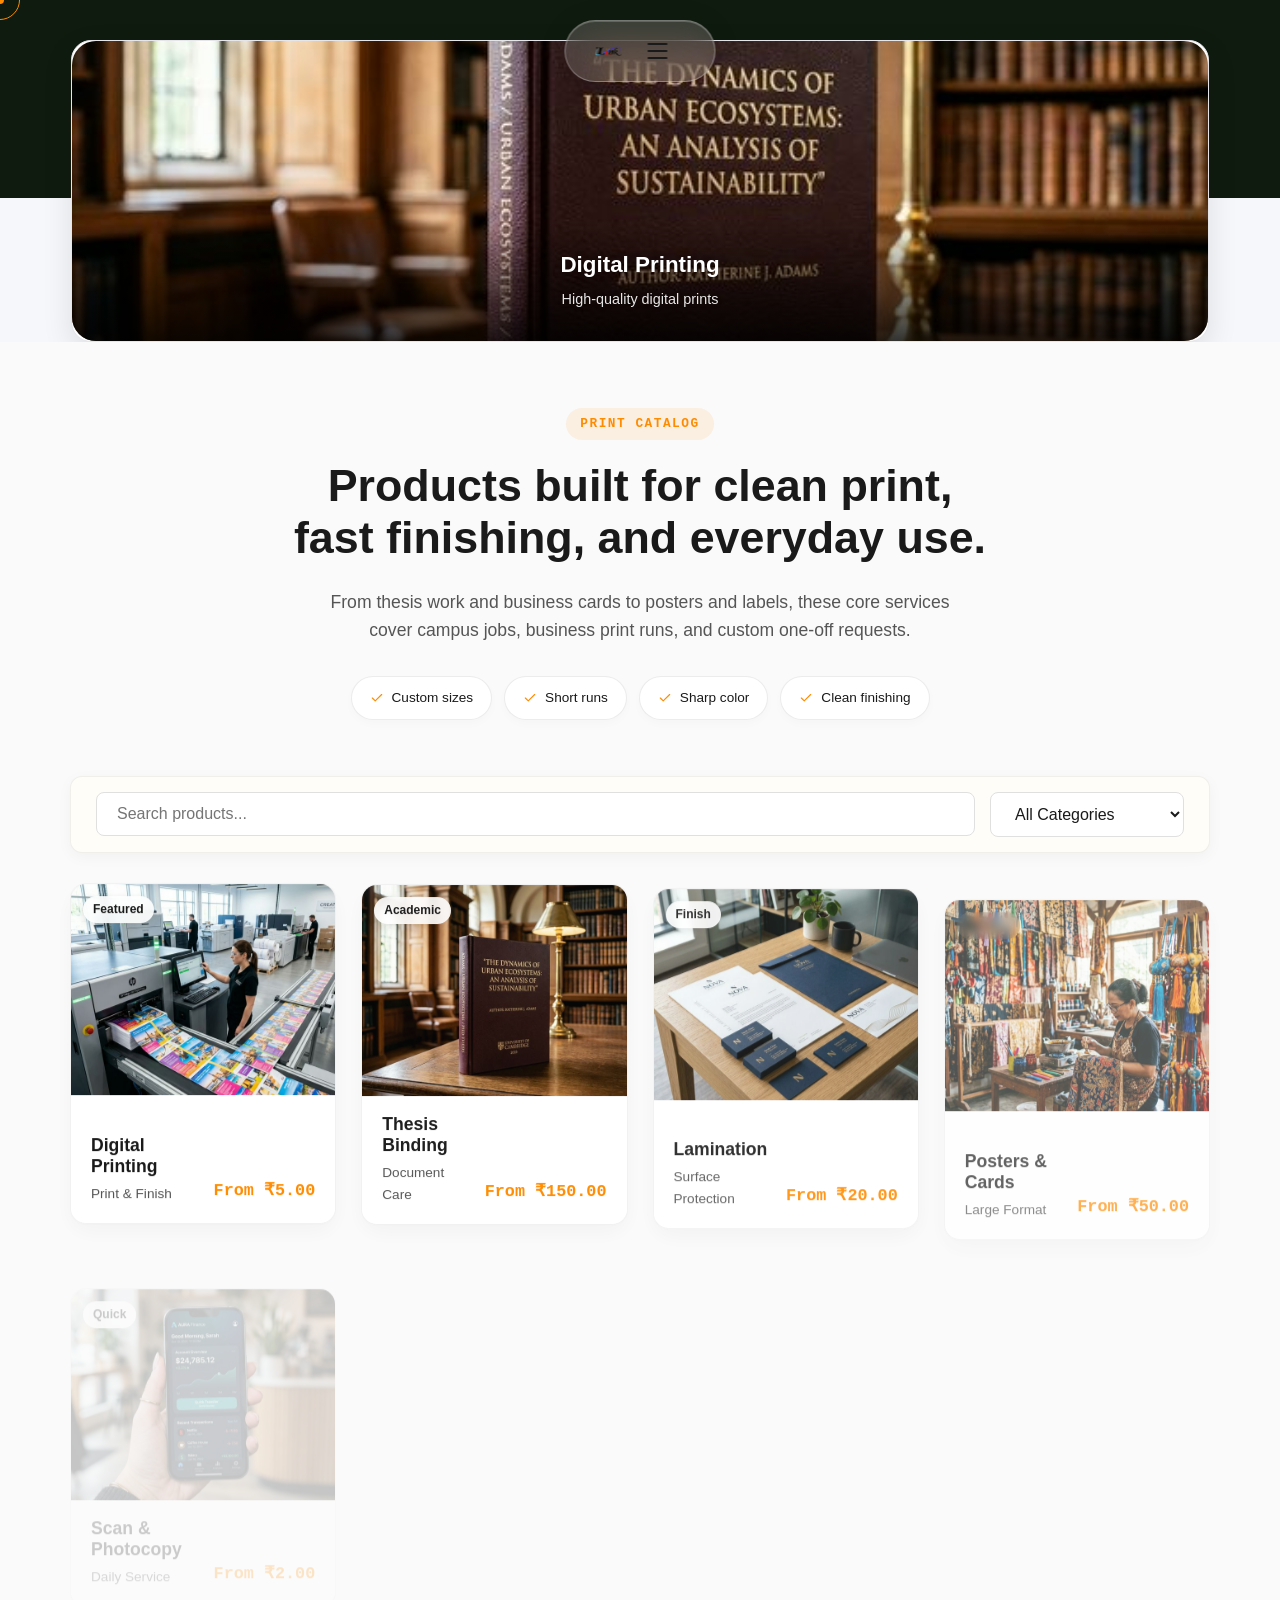
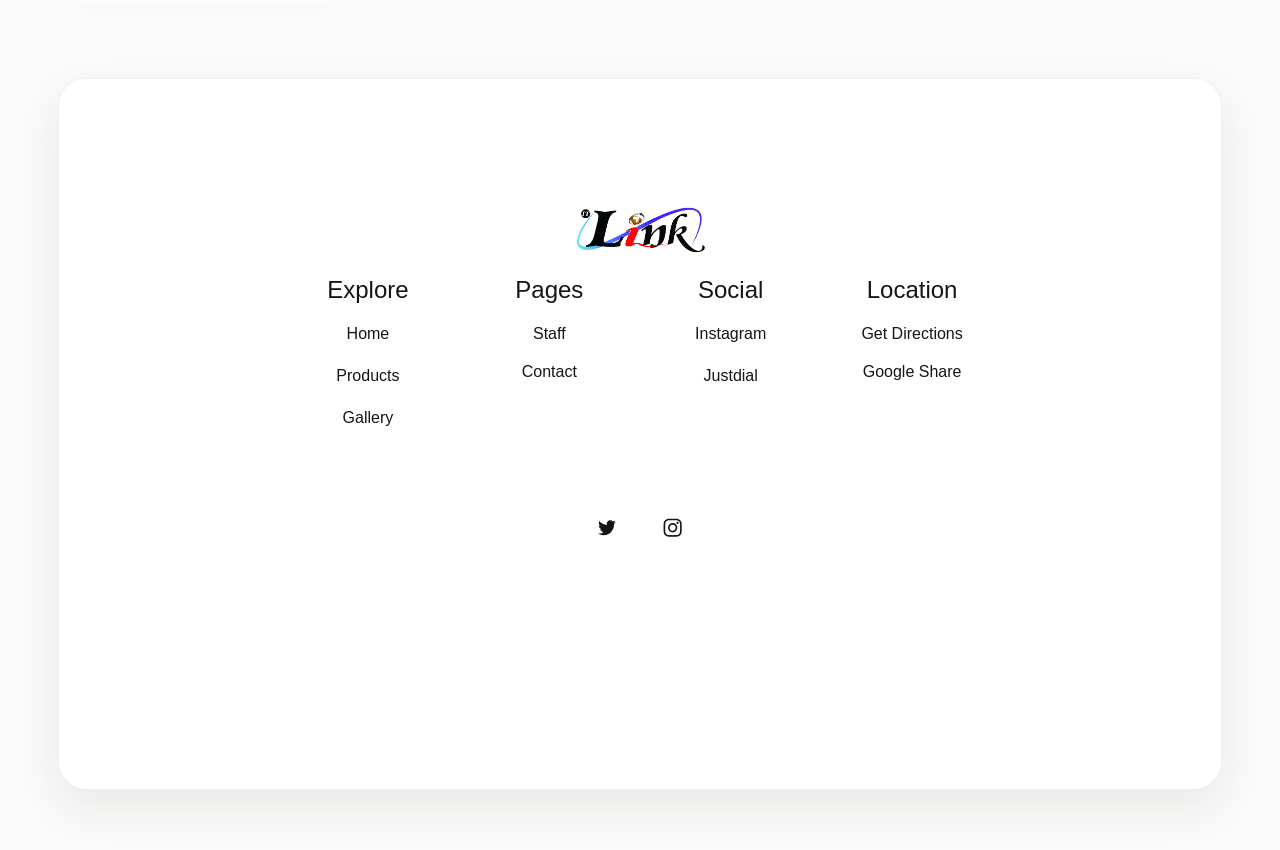
<file: product.html>
<!DOCTYPE html>
<html lang="en">

<head>
  <meta charset="utf-8" />
  <title>Products | LINK DESIGNERS HOME</title>
  <meta content="Products | LINK DESIGNERS HOME" property="twitter:title" />
  <meta property="og:type" content="website" />
  <meta content="summary_large_image" name="twitter:card" />
  <meta content="width=device-width, initial-scale=1" name="viewport" />
  <link href="/css/1.css" rel="stylesheet" type="text/css" />
  <link href="/css/styles.css" rel="stylesheet" type="text/css" />
  <link href="/css/inner-pages.css" rel="stylesheet" type="text/css" />
  <link href="/css/transitions.css" rel="stylesheet" type="text/css" />
  <script type="text/javascript">
    !function (o, c) {
      var n = c.documentElement, t = " w-mod-";
      n.className += t + "js",
        ("ontouchstart" in o || o.DocumentTouch && c instanceof DocumentTouch) && (n.className += t + "touch")
    }(window, document);
  </script>
  <link href="/link.png" rel="shortcut icon" type="image/x-icon" />
  <link href="/link.png" rel="apple-touch-icon" />
</head>

<body class="product-page">
  <div class="page-transition"><img src="/link.png" alt="Link Designers Home" class="logo-img"></div>
  <div class="cursor-dot"></div>
  <div class="cursor-outline"></div>

  <header class="liquid-header">
    <div class="header-glass">
      <a href="index.html" class="logo-link">
        <img src="/link.png" alt="Link Designers Home" class="logo-img">
      </a>
      <div class="menu-button" id="menuButton">
        <span class="menu-line"></span>
        <span class="menu-line"></span>
        <span class="menu-line"></span>
      </div>
      <nav class="expanded-menu">
        <ul>
          <li><a href="index.html" class="menu-link">Home</a></li>
          <li><a href="product.html" class="menu-link active">Products</a></li>
          <li><a href="service.html" class="menu-link">Services</a></li>
          <li><a href="gallery.html" class="menu-link">Gallery</a></li>
          <li><a href="staff.html" class="menu-link">Staff</a></li>
          <li><a href="contact.html" class="menu-link">Contact</a></li>
        </ul>
      </nav>
    </div>
  </header>

<!-- slide   -->
  <section class="product-hero-section">
    <div class="mobile-slider-container">
      <div class="mobile-slider" id="mobileSlider2">
        <div class="slider-container">
          <div class="slide active">
            <a href="product.html" class="slide-link">
              <img src="/images/4_thesis_binding.png" alt="Digital Printing">
              <div class="slide-content">
                <h3>Digital Printing</h3>
                <p>High-quality digital prints</p>
              </div>
            </a>
          </div>
          <div class="slide">
            <a href="product.html" class="slide-link">
              <img src="/images/14_branding.png" alt="Offset Printing">
              <div class="slide-content">
                <h3>Offset Printing</h3>
                <p>Professional offset services</p>
              </div>
            </a>
          </div>
        </div>
      </div>
    </div>
  </section>

  <main>
    <section class="shop-main">
      <div class="padding-global">
        <div>
          <div class="faq-wrapper">
            <div class="shop-surface">
              <div class="products-intro-premium">
                <div class="intro-content">
                  <div class="intro-kicker">Print Catalog</div>
                  <h2 class="intro-heading">Products built for clean print, <br class="hide-mobile">fast finishing, and everyday use.</h2>
                  <p class="intro-lead">From thesis work and business cards to posters and labels, these core services cover campus jobs, business print runs, and custom one-off requests.</p>
                </div>

                <div class="intro-highlights" aria-label="Service highlights">
                  <span class="intro-tag"><svg width="14" height="14" viewBox="0 0 24 24" fill="none" stroke="currentColor" stroke-width="2" stroke-linecap="round" stroke-linejoin="round"><polyline points="20 6 9 17 4 12"></polyline></svg>Custom sizes</span>
                  <span class="intro-tag"><svg width="14" height="14" viewBox="0 0 24 24" fill="none" stroke="currentColor" stroke-width="2" stroke-linecap="round" stroke-linejoin="round"><polyline points="20 6 9 17 4 12"></polyline></svg>Short runs</span>
                  <span class="intro-tag"><svg width="14" height="14" viewBox="0 0 24 24" fill="none" stroke="currentColor" stroke-width="2" stroke-linecap="round" stroke-linejoin="round"><polyline points="20 6 9 17 4 12"></polyline></svg>Sharp color</span>
                  <span class="intro-tag"><svg width="14" height="14" viewBox="0 0 24 24" fill="none" stroke="currentColor" stroke-width="2" stroke-linecap="round" stroke-linejoin="round"><polyline points="20 6 9 17 4 12"></polyline></svg>Clean finishing</span>
                </div>
              </div>

              <div class="product-filters">
                <input type="text" id="searchInput" placeholder="Search products..." class="filter-input">
                <select id="categorySelect" class="filter-select">
                  <option value="all">All Categories</option>
                  <option value="print-finish">Print & Finish</option>
                  <option value="document-care">Document Care</option>
                  <option value="surface-protection">Surface Protection</option>
                  <option value="large-format">Large Format</option>
                  <option value="daily-service">Daily Service</option>
                  <option value="custom-run">Custom Run</option>
                </select>
              </div>

              <div class="shop-grid" id="productGrid">
                <!-- Product 1 -->
                <a class="product-card small-card" href="contact.html" data-name="Digital Printing" data-category="print-finish">
                  <div class="product-media">
                    <img class="product-image" src="/images/1_digital_print.png" alt="Digital printing" />
                    <div class="product-badge">Featured</div>
                  </div>
                  <div class="product-footer-compact">
                    <div class="p-footer-info">
                      <span class="p-name">Digital Printing</span>
                      <span class="p-cat">Print & Finish</span>
                    </div>
                    <div class="p-price">From ₹5.00</div>
                  </div>
                </a>

                <!-- Product 2 -->
                <a class="product-card small-card" href="contact.html" data-name="Thesis Binding" data-category="document-care">
                  <div class="product-media">
                    <img class="product-image" src="/images/4_thesis_binding.png" alt="Thesis binding" />
                    <div class="product-badge">Academic</div>
                  </div>
                  <div class="product-footer-compact">
                    <div class="p-footer-info">
                      <span class="p-name">Thesis Binding</span>
                      <span class="p-cat">Document Care</span>
                    </div>
                    <div class="p-price">From ₹150.00</div>
                  </div>
                </a>

                <!-- Product 3 -->
                <a class="product-card small-card" href="contact.html" data-name="Lamination" data-category="surface-protection">
                  <div class="product-media">
                    <img class="product-image" src="/images/3_office_stationery.png" alt="Lamination" />
                    <div class="product-badge">Finish</div>
                  </div>
                  <div class="product-footer-compact">
                    <div class="p-footer-info">
                      <span class="p-name">Lamination</span>
                      <span class="p-cat">Surface Protection</span>
                    </div>
                    <div class="p-price">From ₹20.00</div>
                  </div>
                </a>

                <!-- Product 4 -->
                <a class="product-card small-card" href="contact.html" data-name="Posters & Cards" data-category="large-format">
                  <div class="product-media">
                    <img class="product-image" src="/images/5_fine_art_printing.png" alt="Posters and cards" />
                    <div class="product-badge">Display</div>
                  </div>
                  <div class="product-footer-compact">
                    <div class="p-footer-info">
                      <span class="p-name">Posters & Cards</span>
                      <span class="p-cat">Large Format</span>
                    </div>
                    <div class="p-price">From ₹50.00</div>
                  </div>
                </a>

                <!-- Product 5 -->
                <a class="product-card small-card" href="contact.html" data-name="Scanning & Photocopy" data-category="daily-service">
                  <div class="product-media">
                    <img class="product-image" src="/images/13_mobapp.png" alt="Scanning and photocopy" />
                    <div class="product-badge">Quick</div>
                  </div>
                  <div class="product-footer-compact">
                    <div class="p-footer-info">
                      <span class="p-name">Scan & Photocopy</span>
                      <span class="p-cat">Daily Service</span>
                    </div>
                    <div class="p-price">From ₹2.00</div>
                  </div>
                </a>

                <!-- Product 6 -->
                <a class="product-card small-card" href="contact.html" data-name="Stickers & Labels" data-category="custom-run">
                  <div class="product-media">
                    <img class="product-image" src="/images/6_pamphlet_printing.png" alt="Stickers and labels" />
                    <div class="product-badge">Branding</div>
                  </div>
                  <div class="product-footer-compact">
                    <div class="p-footer-info">
                      <span class="p-name">Stickers & Labels</span>
                      <span class="p-cat">Custom Run</span>
                    </div>
                    <div class="p-price">From ₹10.00</div>
                  </div>
                </a>
              </div>
            </div>
          </div>
        </div>
      </div>
    </section>

  </main>

  <section>
    <div class="padding-global">
      <div class="w-layout-blockcontainer container w-container">
        <div class="footer-component">
          <div class="footer-heading">
            <img loading="lazy" src="/link.png" alt="Logo" class="logo-footer" />
          </div>
          <div class="w-layout-grid footer-grid">
            <div class="footer-grid-wrap">
              <div class="footer-text-size text-weight-medium">Explore</div>
              <div class="footer-links-wrapper">
                <a href="index.html" class="footer-link">Home</a>
                <a href="product.html" class="footer-link">Products</a>
                <a href="gallery.html" class="footer-link">Gallery</a>
              </div>
            </div>
            <div class="footer-grid-wrap">
              <div class="footer-text-size text-weight-medium">Pages</div>
              <a href="staff.html" class="footer-link">Staff</a>
              <a href="contact.html" class="footer-link">Contact</a>
            </div>
            <div class="footer-grid-wrap">
              <div class="footer-text-size text-weight-medium">Social</div>
              <div class="footer-links-wrapper">
                <a href="https://www.instagram.com/linkdesignershome/" target="_blank" rel="noopener noreferrer"
                  class="footer-link">Instagram</a>
                <a href="https://jsdl.in/DT-99EIIU2IMA2" target="_blank" rel="noopener noreferrer"
                  class="footer-link">Justdial</a>
              </div>
            </div>
            <div class="footer-grid-wrap">
              <div class="footer-text-size text-weight-medium">Location</div>
              <a href="https://www.google.com/maps/search/?api=1&amp;query=Fathima%20Building%2C%20Near%20Medical%20College%2C%20Beach%20Road%2C%20Anjipadam%2C%20Alappuzha-688005%2C%20Kerala"
                target="_blank" rel="noopener noreferrer" class="footer-link">Get Directions</a>
              <a href="https://share.google/npsTbu9TPpR7WcyxH" target="_blank" rel="noopener noreferrer"
                class="footer-link">Google Share</a>
            </div>
          </div>
          <div class="footer-social-wrapper">
            <a href="https://jsdl.in/DT-99EIIU2IMA2" target="_blank" rel="noopener noreferrer"
              class="footer-social w-inline-block">
              <img loading="lazy" src="/images/66ec6afe3cc26899cbbb303d_Group.svg" alt="Justdial" class="icon-embed" />
            </a>
            <a href="https://www.instagram.com/linkdesignershome/" target="_blank" rel="noopener noreferrer"
              class="footer-social w-inline-block">
              <img loading="lazy" src="/images/66ec6afe3cc26899cbbb303a_logo-instagram%201.svg" alt="Instagram"
                class="icon-embed" />
            </a>
          </div>
        </div>
      </div>
    </div>
  </section>

  <script src="/js/1.js" type="text/javascript" integrity="sha256-9/aliU8dGd2tb6OSsuzixeV4y/faTqgFtohetphbbj0="
    crossorigin="anonymous"></script>
  <script src="/js/2.js" type="text/javascript"></script>
  <script src="/js/ScrollTrigger.min.js" type="text/javascript"></script>
  <script src="/js/404-animations.js" type="text/javascript"></script>
  <script src="/js/gsap.min.js" type="text/javascript"></script>
  <script src="/js/lenis.min.js" type="text/javascript"></script>
  <script src="/js/main.js" type="text/javascript"></script>

  <script>
    document.addEventListener('DOMContentLoaded', () => {
      const searchInput = document.getElementById('searchInput');
      const categorySelect = document.getElementById('categorySelect');
      const productCards = document.querySelectorAll('#productGrid .product-card');

      function filterProducts() {
        const searchTerm = searchInput.value.toLowerCase();
        const category = categorySelect.value;

        productCards.forEach(card => {
          const name = card.getAttribute('data-name').toLowerCase();
          const cardCategory = card.getAttribute('data-category');

          const matchesSearch = name.includes(searchTerm);
          const matchesCategory = category === 'all' || category === cardCategory;

          if (matchesSearch && matchesCategory) {
            card.style.display = 'flex';
          } else {
            card.style.display = 'none';
          }
        });
      }

      if(searchInput && categorySelect) {
         searchInput.addEventListener('input', filterProducts);
         categorySelect.addEventListener('change', filterProducts);
      }
    });
  </script>
</body>

</html>
</file>
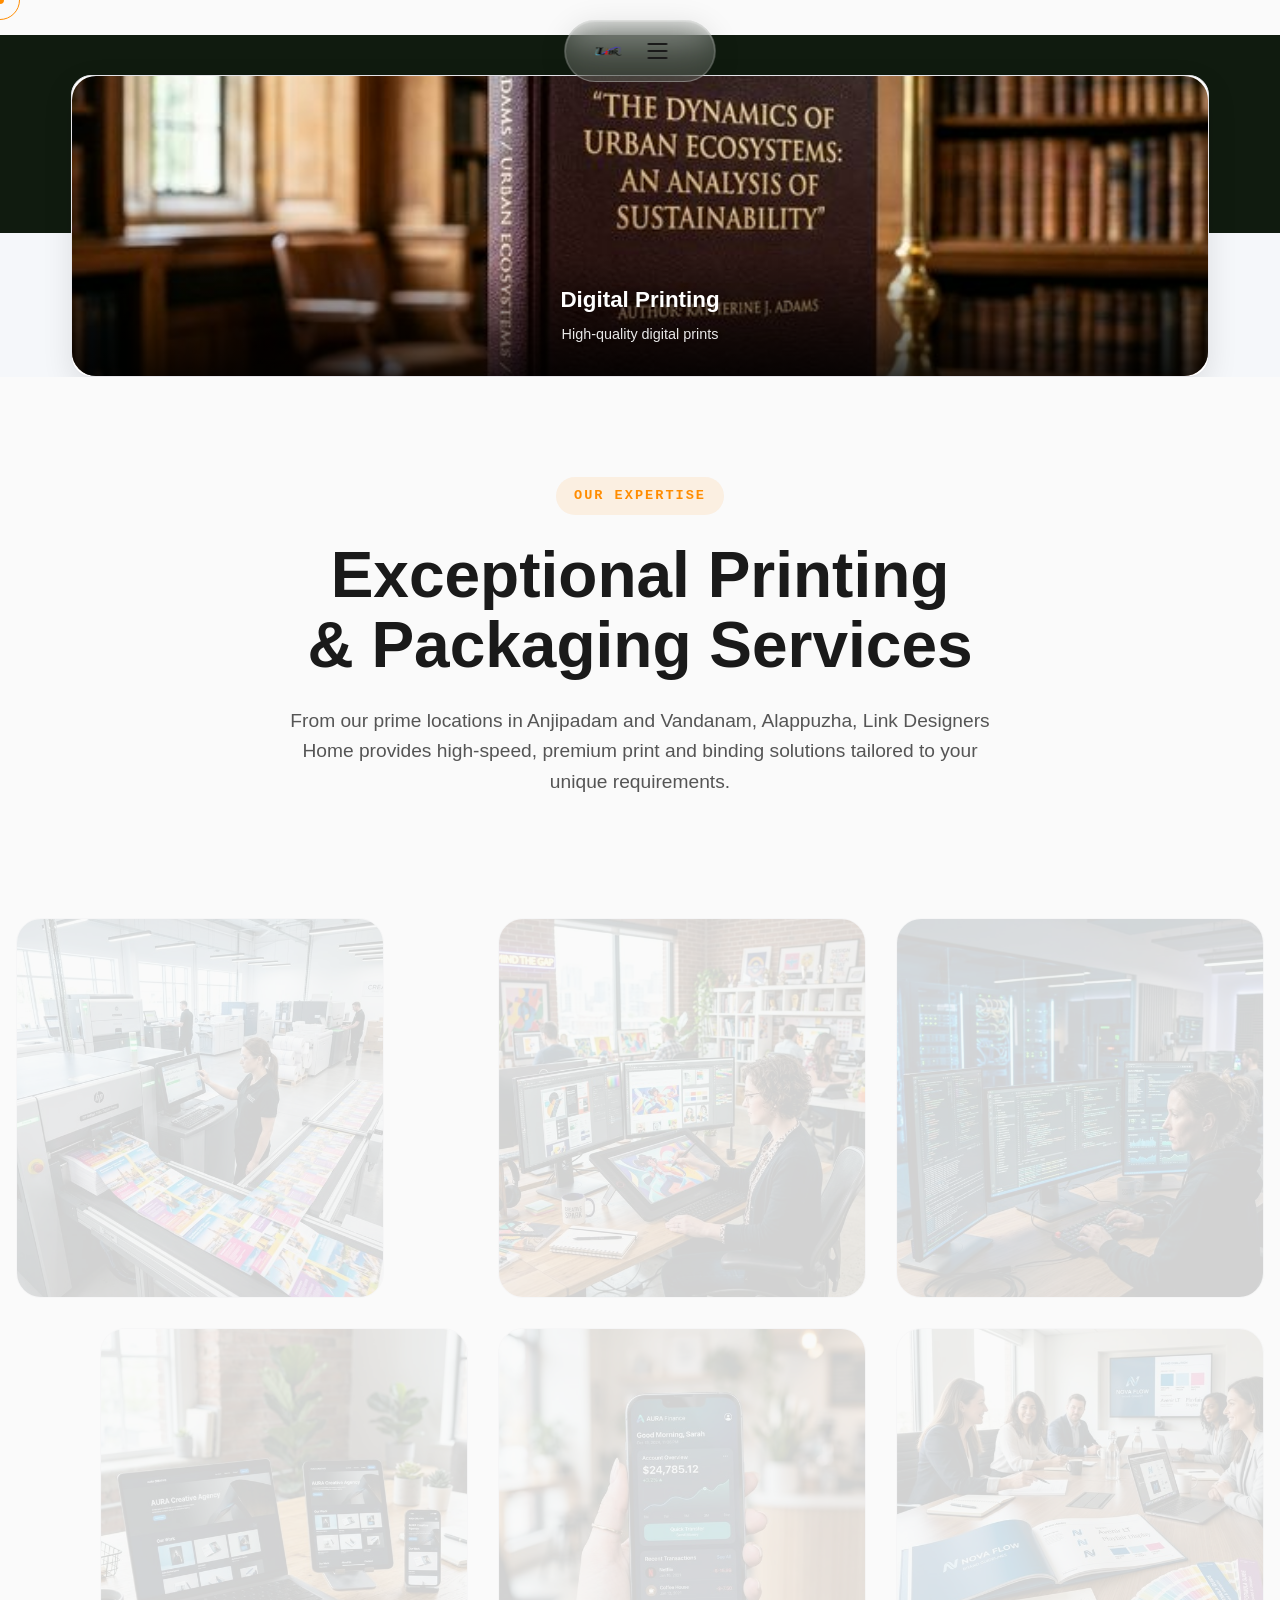
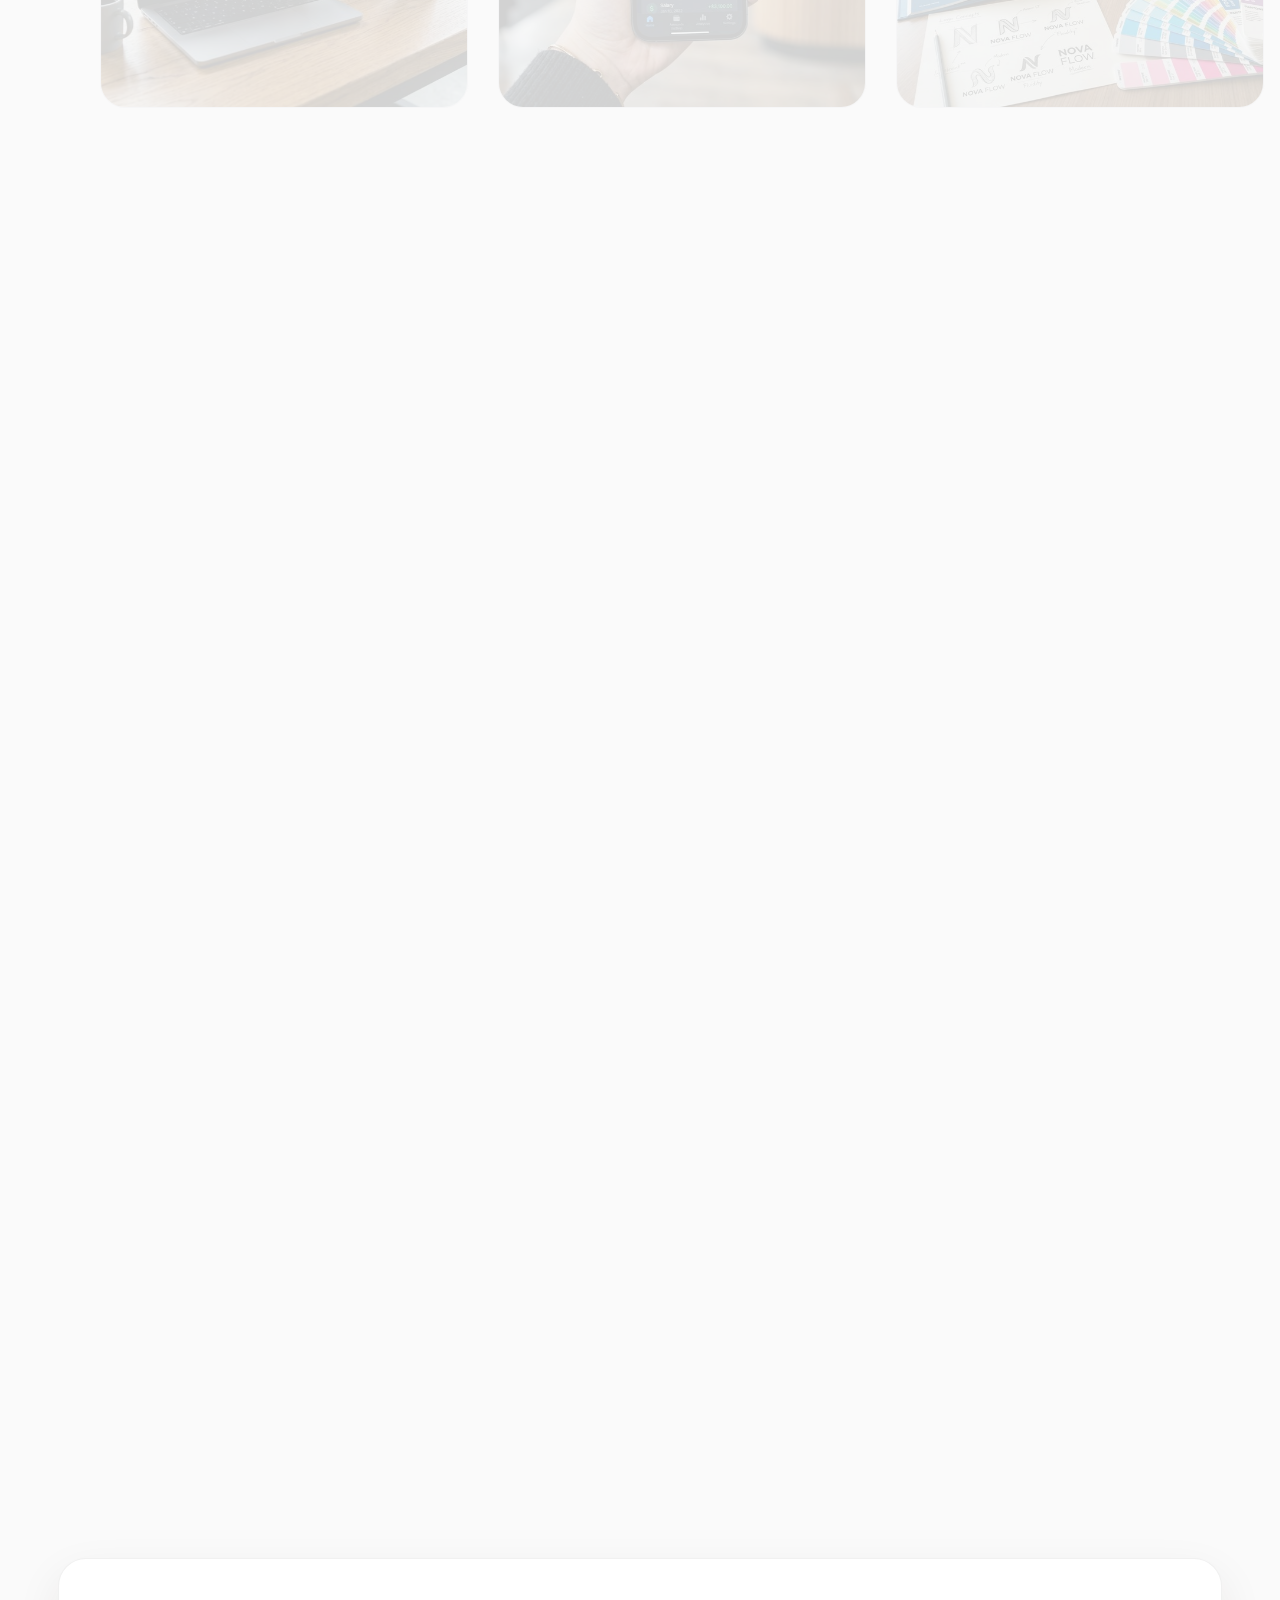
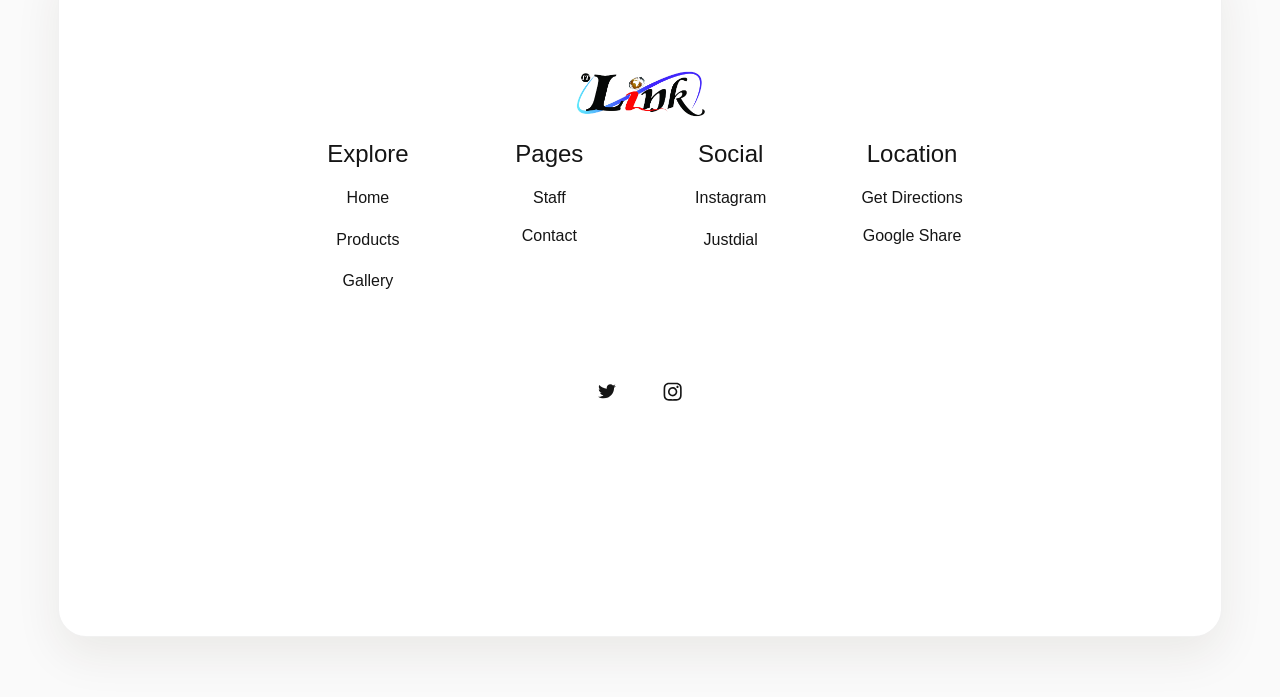
<file: service.html>
<!DOCTYPE html>
<html lang="en">

<head>
  <meta charset="utf-8" />
  <title>Services | LINK DESIGNERS HOME</title>
  <meta content="Services | LINK DESIGNERS HOME" property="twitter:title" />
  <meta property="og:type" content="website" />
  <meta content="summary_large_image" name="twitter:card" />
  <meta content="width=device-width, initial-scale=1" name="viewport" />
  <link href="/css/1.css" rel="stylesheet" type="text/css" />
  <link href="/css/styles.css" rel="stylesheet" type="text/css" />
  <link href="/css/inner-pages.css" rel="stylesheet" type="text/css" />
  <link href="/css/service.css" rel="stylesheet" type="text/css" />
  <script type="text/javascript">
    !function (o, c) {
      var n = c.documentElement, t = " w-mod-";
      n.className += t + "js",
        ("ontouchstart" in o || o.DocumentTouch && c instanceof DocumentTouch) && (n.className += t + "touch")
    }(window, document);
  </script>
  <link href="/link.png" rel="shortcut icon" type="image/x-icon" />
  <link href="/link.png" rel="apple-touch-icon" />
</head>

<body class="service-page">
  <div class="page-transition"><img src="/link.png" alt="Link Designers Home" class="logo-img"></div>
  <div class="cursor-dot"></div>
  <div class="cursor-outline"></div>

  <header class="liquid-header">
    <div class="header-glass">
      <a href="index.html" class="logo-link">
        <img src="/link.png" alt="Link Designers Home" class="logo-img">
      </a>
      <div class="menu-button" id="menuButton">
        <span class="menu-line"></span>
        <span class="menu-line"></span>
        <span class="menu-line"></span>
      </div>
      <nav class="expanded-menu">
        <ul>
          <li><a href="index.html" class="menu-link">Home</a></li>
          <li><a href="product.html" class="menu-link">Products</a></li>
          <li><a href="service.html" class="menu-link active">Services</a></li>
          <li><a href="gallery.html" class="menu-link">Gallery</a></li>
          <li><a href="staff.html" class="menu-link">Staff</a></li>
          <li><a href="contact.html" class="menu-link">Contact</a></li>
        </ul>
      </nav>
    </div>
  </header>

<!-- slide   -->
  <section class="product-hero-section">
    <div class="mobile-slider-container">
      <div class="mobile-slider" id="mobileSlider2">
        <div class="slider-container">
          <div class="slide active">
            <a href="product.html" class="slide-link">
              <img src="/images/4_thesis_binding.png" alt="Digital Printing">
              <div class="slide-content">
                <h3>Digital Printing</h3>
                <p>High-quality digital prints</p>
              </div>
            </a>
          </div>
          <div class="slide">
            <a href="product.html" class="slide-link">
              <img src="/images/1_digital_print.png" alt="Offset Printing">
              <div class="slide-content">
                <h3>Offset Printing</h3>
                <p>Professional offset services</p>
              </div>
            </a>
          </div>
        </div>
      </div>
    </div>
  </section>

  <main class="service-main">
    <section class="service-intro">
      <div class="padding-global">
        <div class="intro-content-premium">
          <div class="intro-kicker">Our Expertise</div>
          <h1 class="intro-heading">Exceptional Printing <br>& Packaging Services</h1>
          <p class="intro-lead">From our prime locations in Anjipadam and Vandanam, Alappuzha, Link Designers Home provides high-speed, premium print and binding solutions tailored to your unique requirements.</p>
        </div>
      </div>
    </section>

    <section class="service-bento-grid section-padding">
      <div class="padding-global">
        <div class="bento-grid">
          
          <!-- Case 1: Printing (Large, Text Left) -->
          <div class="service-card large alternate-left reveal">
            <div class="card-image-wrap">
              <img src="/images/1_digital_print.png" alt="Digital Printing">
            </div>
            <div class="card-details">
              <div class="service-tag">High-Speed Output</div>
              <h2>Digital & Offset Printing</h2>
              <p>Top-tier printing speed of up to 300 A4 sheets per minute. We handle bulk orders and provide impeccable color accuracy for all personal and business needs.</p>
              <ul class="service-list">
                <li>Vibrant Color Reproduction</li>
                <li>Fast Bulk Turnaround</li>
                <li>Custom Size Options</li>
              </ul>
              <a href="contact.html" class="service-btn">Enquire Now</a>
            </div>
          </div>

          <!-- New Priority Services Added by User Request -->
          <div class="service-card regular reveal">
            <div class="card-image-wrap">
              <img src="/images/10_designs.png" alt="Graphic Design">
            </div>
            <div class="card-details">
              <div class="service-tag">Creative Studio</div>
              <h2>Graphic Design</h2>
              <p>Creative and impactful graphic design services for your brand, including logos, marketing materials, and digital assets.</p>
              <a href="contact.html" class="service-btn">Enquire Now</a>
            </div>
          </div>

          <div class="service-card regular reveal">
            <div class="card-image-wrap">
              <img src="/images/11_software.png" alt="Custom Software">
            </div>
            <div class="card-details">
              <div class="service-tag">Tech Solutions</div>
              <h2>Custom Software</h2>
              <p>Scalable software engineering and unique platform development customized specifically for your businesses operational needs.</p>
              <a href="contact.html" class="service-btn">Enquire Now</a>
            </div>
          </div>

          <div class="service-card regular reveal">
            <div class="card-image-wrap">
              <img src="/images/12_websites.png" alt="Web Development">
            </div>
            <div class="card-details">
              <div class="service-tag">Digital Presence</div>
              <h2>Websites</h2>
              <p>Modern, responsive, and SEO-optimized website development. We build elegant web experiences that convert visitors to customers.</p>
              <a href="contact.html" class="service-btn">Enquire Now</a>
            </div>
          </div>

          <div class="service-card regular reveal">
            <div class="card-image-wrap">
              <img src="/images/13_mobapp.png" alt="Mobile Apps">
            </div>
            <div class="card-details">
              <div class="service-tag">Mobile First</div>
              <h2>Mobile Apps</h2>
              <p>Sleek and intuitive iOS and Android mobile applications designed to perform flawlessly and provide the ultimate user experience.</p>
              <a href="contact.html" class="service-btn">Enquire Now</a>
            </div>
          </div>

          <div class="service-card regular reveal">
            <div class="card-image-wrap">
              <img src="/images/14_branding.png" alt="Corporate Branding">
            </div>
            <div class="card-details">
              <div class="service-tag">Identity</div>
              <h2>Corporate Branding</h2>
              <p>Comprehensive corporate branding packages, from brand guideline books and color palettes to typography and voice.</p>
              <a href="contact.html" class="service-btn">Enquire Now</a>
            </div>
          </div>

          <div class="service-card regular reveal">
            <div class="card-image-wrap">
              <img src="/images/15_poster.png" alt="Poster Printing">
            </div>
            <div class="card-details">
              <div class="service-tag">Commercial Print</div>
              <h2>Poster Printing</h2>
              <p>Vibrant, detailed, and high-quality commercial posters perfect for event promotions, storefronts, and marketing campaigns.</p>
              <a href="contact.html" class="service-btn">Enquire Now</a>
            </div>
          </div>

          <!-- Case 2: Thesis Binding (Wide, Text Right) -->
          <div class="service-card wide alternate-right reveal">
            <div class="card-details">
              <div class="service-tag">Academic Excellence</div>
              <h2>Thesis Binding & Writing</h2>
              <p>Professional thesis binding and writing services for university students and scholars. Complete your masterwork with our durable and elegant finishing.</p>
              <ul class="service-list">
                <li>Gold Foil Lettering</li>
                <li>Hard & Soft Binding</li>
                <li>Spiral & Wire-O Options</li>
              </ul>
              <a href="contact.html" class="service-btn">Get Started</a>
            </div>
            <div class="card-image-wrap">
              <img src="/images/4_thesis_binding.png" alt="Thesis Binding">
            </div>
          </div>

          <!-- Case 3: Office Stationery (Regular, Text Right) -->
          <div class="service-card regular alternate-right reveal">
            <div class="card-details">
              <div class="service-tag">Corporate Identity</div>
              <h2>Office Stationery & Supplies</h2>
              <p>High-quality custom printed envelopes, letterheads, and ID cards. We provide all the professional stationery supplies your office needs.</p>
              <a href="contact.html" class="service-btn">Learn More</a>
            </div>
            <div class="card-image-wrap">
              <img src="/images/3_office_stationery.png" alt="Office Stationery">
            </div>
          </div>

          <!-- Case 4: Fine Art Batik (Regular, Text Left) -->
          <div class="service-card regular alternate-left reveal">
            <div class="card-image-wrap">
              <img src="/images/5_fine_art_printing.png" alt="Fine Art Batik Printing">
            </div>
            <div class="card-details">
              <div class="service-tag">Specialized Printing</div>
              <h2>Fine Art Batik & Danglers</h2>
              <p>Unique specialized printing services including creative display danglers and exquisite fine art batik printing for specialized use-cases.</p>
              <a href="contact.html" class="service-btn">Order Now</a>
            </div>
          </div>

          <!-- Case 5: Pamphlets & Books (Wide, Text Left) -->
          <div class="service-card wide alternate-left reveal">
            <div class="card-image-wrap">
              <img src="/images/6_pamphlet_printing.png" alt="Pamphlet & Book Printing">
            </div>
            <div class="card-details">
              <div class="service-tag">Publishing</div>
              <h2>Books, Pamphlets & Journals</h2>
              <p>Full-scale printing projects for textbooks, local newspapers, academic journals, pamphlets, and custom obituary or greeting cards.</p>
              <a href="contact.html" class="service-btn">View Options</a>
            </div>
          </div>

          <!-- Case 6: Wedding Cards (Large, Text Right) -->
          <div class="service-card large alternate-right reveal">
            <div class="card-details">
              <div class="service-tag">Celebrations</div>
              <h2>Custom Wedding Cards</h2>
              <p>Specialized luxury invitation cards for your special day. From classic elegance to modern minimalism, we design customized wedding cards.</p>
              <ul class="service-list">
                <li>Laser Cut Designs</li>
                <li>Premium Embossing</li>
                <li>Custom Envelopes</li>
              </ul>
              <a href="contact.html" class="service-btn">Consult Design</a>
            </div>
            <div class="card-image-wrap">
              <img src="/images/2_wedding_cards.png" alt="Wedding Cards">
            </div>
          </div>

        <!-- Case 7: ID Cards (Regular, Text Left) -->
          <div class="service-card regular alternate-left reveal">
            <div class="card-image-wrap">
              <img src="/images/7_id_cards.png" alt="ID Cards & Lanyards">
            </div>
            <div class="card-details">
              <div class="service-tag">Corporate Needs</div>
              <h2>ID Cards & Lanyards</h2>
              <p>Professional custom printed ID cards and high-quality durable lanyards to unify your team and strengthen your corporate identity.</p>
              <a href="contact.html" class="service-btn">Enquire Now</a>
            </div>
          </div>

          <!-- Case 8: Large Format (Regular, Text Right) -->
          <div class="service-card regular alternate-right reveal">
            <div class="card-details">
              <div class="service-tag">Outdoor Display</div>
              <h2>Large Format Banners</h2>
              <p>High-resolution flex hoardings, vinyl banners, and outdoor displays. We offer massive scale printing that demands attention.</p>
              <a href="contact.html" class="service-btn">Get Started</a>
            </div>
            <div class="card-image-wrap">
              <img src="/images/8_large_format.png" alt="Large Format Printing">
            </div>
          </div>

          <!-- Case 9: Custom Labels (Regular, Text Left) -->
          <div class="service-card regular alternate-left reveal">
            <div class="card-image-wrap">
              <img src="/images/9_custom_labels.png" alt="Custom Labels & Stickers">
            </div>
            <div class="card-details">
              <div class="service-tag">Brand Packaging</div>
              <h2>Custom Labels & Stickers</h2>
              <p>Vibrant die-cut stickers and product label sheets. Perfect for custom packaging, branding, and promotional materials in any shape or size.</p>
              <a href="contact.html" class="service-btn">Learn More</a>
            </div>
          </div>

        </div>
      </div>
    </section>
  </main>

  <section>
    <div class="padding-global">
      <div class="w-layout-blockcontainer container w-container">
        <div class="footer-component">
          <div class="footer-heading">
            <img loading="lazy" src="/link.png" alt="Logo" class="logo-footer" />
          </div>
          <div class="w-layout-grid footer-grid">
            <div class="footer-grid-wrap">
              <div class="footer-text-size text-weight-medium">Explore</div>
              <div class="footer-links-wrapper">
                <a href="index.html" class="footer-link">Home</a>
                <a href="product.html" class="footer-link">Products</a>
                <a href="gallery.html" class="footer-link">Gallery</a>
              </div>
            </div>
            <div class="footer-grid-wrap">
              <div class="footer-text-size text-weight-medium">Pages</div>
              <a href="staff.html" class="footer-link">Staff</a>
              <a href="contact.html" class="footer-link">Contact</a>
            </div>
            <div class="footer-grid-wrap">
              <div class="footer-text-size text-weight-medium">Social</div>
              <div class="footer-links-wrapper">
                <a href="https://www.instagram.com/linkdesignershome/" target="_blank" rel="noopener noreferrer"
                  class="footer-link">Instagram</a>
                <a href="https://jsdl.in/DT-99EIIU2IMA2" target="_blank" rel="noopener noreferrer"
                  class="footer-link">Justdial</a>
              </div>
            </div>
            <div class="footer-grid-wrap">
              <div class="footer-text-size text-weight-medium">Location</div>
              <a href="https://www.google.com/maps/search/?api=1&amp;query=Fathima%20Building%2C%20Near%20Medical%20College%2C%20Beach%20Road%2C%20Anjipadam%2C%20Alappuzha-688005%2C%20Kerala"
                target="_blank" rel="noopener noreferrer" class="footer-link">Get Directions</a>
              <a href="https://share.google/npsTbu9TPpR7WcyxH" target="_blank" rel="noopener noreferrer"
                class="footer-link">Google Share</a>
            </div>
          </div>
          <div class="footer-social-wrapper">
            <a href="https://jsdl.in/DT-99EIIU2IMA2" target="_blank" rel="noopener noreferrer"
              class="footer-social w-inline-block">
              <img loading="lazy" src="/images/66ec6afe3cc26899cbbb303d_Group.svg" alt="Justdial" class="icon-embed" />
            </a>
            <a href="https://www.instagram.com/linkdesignershome/" target="_blank" rel="noopener noreferrer"
              class="footer-social w-inline-block">
              <img loading="lazy" src="/images/66ec6afe3cc26899cbbb303a_logo-instagram%201.svg" alt="Instagram"
                class="icon-embed" />
            </a>
          </div>
        </div>
      </div>
    </div>
  </section>

  <script src="/js/gsap.min.js"></script>
  <script src="/js/ScrollTrigger.min.js"></script>
  <script src="/js/lenis.min.js"></script>
  <script src="/js/main.js"></script>
  <script src="/js/service.js"></script>
</body>

</html>
</file>
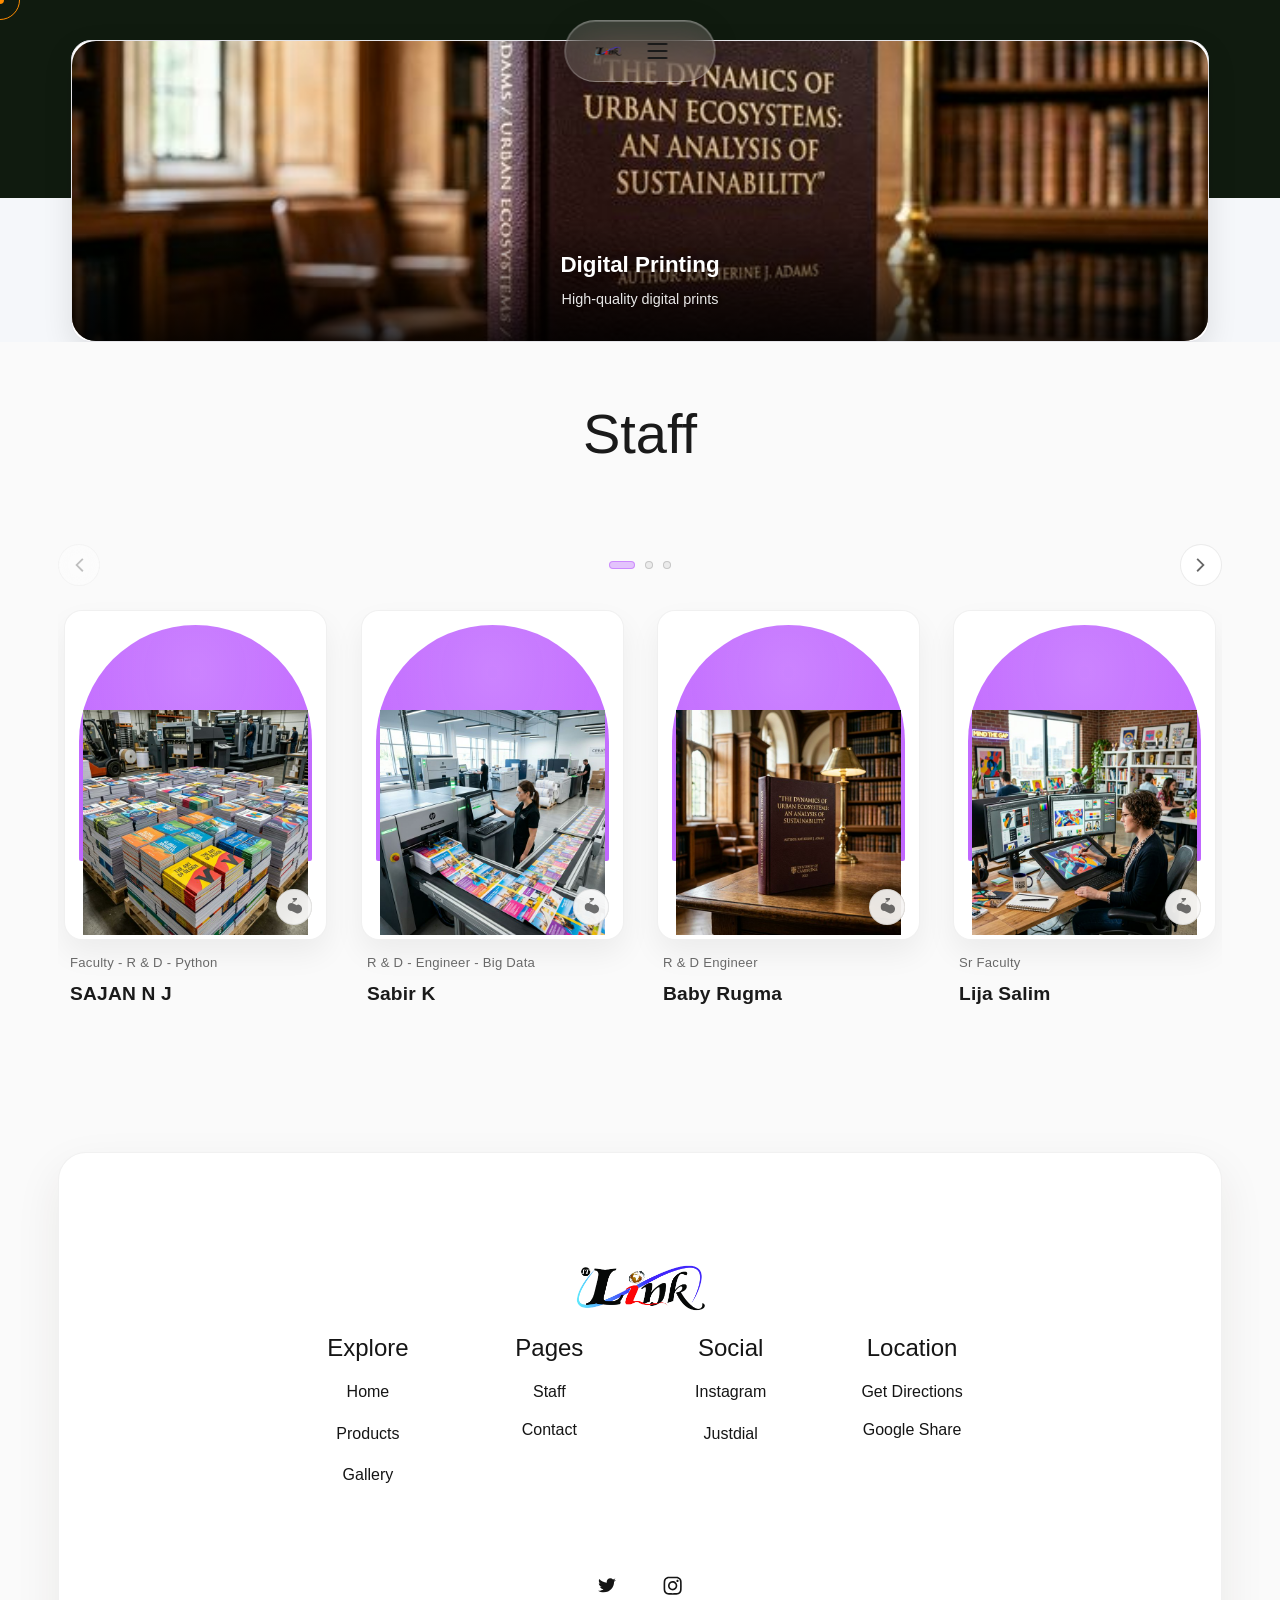
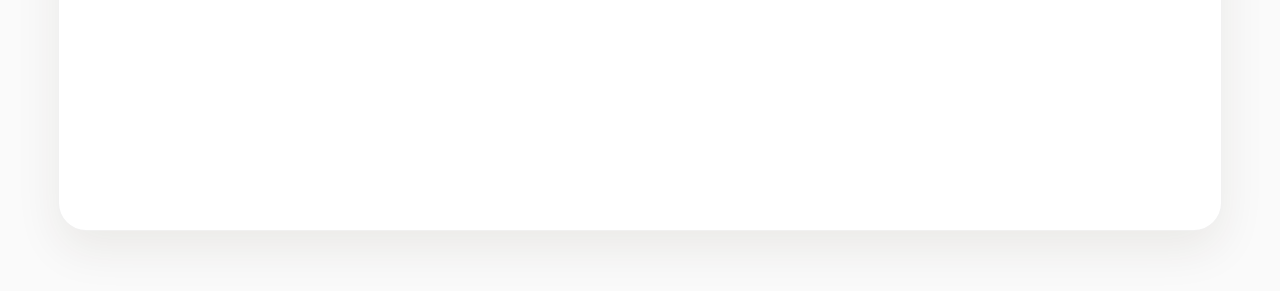
<file: staff.html>
<!DOCTYPE html>
<html lang="en">
  <head>
    <meta charset="utf-8"/>
    <title>Staff | LINK DESIGNERS HOME</title>
    <meta content="Staff | LINK DESIGNERS HOME" property="twitter:title"/>
    <meta property="og:type" content="website"/>
    <meta content="summary_large_image" name="twitter:card"/>
    <meta content="width=device-width, initial-scale=1" name="viewport"/>
    <link href="/css/1.css" rel="stylesheet" type="text/css"/>
    <link href="/css/styles.css" rel="stylesheet" type="text/css"/>
    <link href="/css/transitions.css" rel="stylesheet" type="text/css"/>
    <link href="/css/inner-pages.css" rel="stylesheet" type="text/css" />

    <script type="text/javascript">
      !function(o, c) {
        var n = c.documentElement, t = " w-mod-";
        n.className += t + "js",
        ("ontouchstart" in o || o.DocumentTouch && c instanceof DocumentTouch) && (n.className += t + "touch")
      }(window, document);
    </script>
    <link href="/link.png" rel="shortcut icon" type="image/x-icon"/>
    <link href="/link.png" rel="apple-touch-icon"/>
  </head>
  <body>
    <div class="page-transition"><img src="/link.png" alt="Link Designers Home" class="logo-img"></div>
    <div class="cursor-dot"></div>
    <div class="cursor-outline"></div>

    <header class="liquid-header">
      <div class="header-glass">
        <a href="index.html" class="logo-link">
          <img src="/link.png" alt="Link Designers Home" class="logo-img">
        </a>
        <div class="menu-button" id="menuButton">
          <span class="menu-line"></span>
          <span class="menu-line"></span>
          <span class="menu-line"></span>
        </div>
        <nav class="expanded-menu">
          <ul>
            <li><a href="index.html" class="menu-link">Home</a></li>
            <li><a href="product.html" class="menu-link">Products</a></li>
            <li><a href="service.html" class="menu-link">Services</a></li>
            <li><a href="gallery.html" class="menu-link">Gallery</a></li>
            <li><a href="staff.html" class="menu-link active">Staff</a></li>
            <li><a href="contact.html" class="menu-link">Contact</a></li>
          </ul>
        </nav>
      </div>
    </header>

<!-- slide   -->
<section class="product-hero-section">
  <div class="mobile-slider-container">
    <div class="mobile-slider" id="mobileSlider2">
      <div class="slider-container">
        <div class="slide active">
          <a href="product.html" class="slide-link">
            <img src="/images/4_thesis_binding.png" alt="Digital Printing">
            <div class="slide-content">
              <h3>Digital Printing</h3>
              <p>High-quality digital prints</p>
            </div>
          </a>
        </div>
        <div class="slide">
          <a href="product.html" class="slide-link">
            <img src="/images/9_custom_labels.png" alt="Offset Printing">
            <div class="slide-content">
              <h3>Offset Printing</h3>
              <p>Professional offset services</p>
            </div>
          </a>
        </div>
      </div>
    </div>
  </div>
</section>

    <main>
      <section>
        <div class="padding-global">
          <div class="w-layout-blockcontainer container w-container">
            <div class="faq-wrapper">
              <div class="faq-heading" style="opacity:1">
                <div class="heading-5">Staff</div>
              </div>

              <div class="staff-slider" aria-label="Staff slider">
                <div class="staff-slider-top">
                  <button class="staff-slider-btn staff-slider-prev" type="button" aria-label="Previous staff" data-staff-prev>
                    <svg viewBox="0 0 24 24" aria-hidden="true" focusable="false"><path d="M15.5 19.5 8 12l7.5-7.5 1.4 1.4L10.8 12l6.1 6.1-1.4 1.4Z"/></svg>
                  </button>
                  <div class="staff-slider-dots" aria-hidden="false" data-staff-dots></div>
                  <button class="staff-slider-btn staff-slider-next" type="button" aria-label="Next staff" data-staff-next>
                    <svg viewBox="0 0 24 24" aria-hidden="true" focusable="false"><path d="M8.5 19.5 7.1 18.1 13.2 12 7.1 5.9 8.5 4.5 16 12l-7.5 7.5Z"/></svg>
                  </button>
                </div>

                <div class="staff-slider-track" data-staff-track tabindex="0">
                <article class="staff-profile" id="sajan-nj">
                  <div class="staff-profile-portrait">
                    <img src="/images/6_pamphlet_printing.png" loading="lazy" alt="Sajan N J"/>
                    <button class="staff-share" type="button" aria-label="Share profile" data-share-title="SAJAN N J" data-share-url="staff.html#sajan-nj">
                      <svg viewBox="0 0 24 24" aria-hidden="true" focusable="false">
                        <path d="M18 8.59a2.99 2.99 0 0 0-2.37 1.17l-6.2-3.1a3.1 3.1 0 0 0 .07-.66 3.1 3.1 0 0 0-.07-.66l6.2-3.1A2.99 2.99 0 1 0 15 3a3 3 0 0 0 .07.66l-6.2 3.1A3 3 0 1 0 9 17.34l6.2 3.1A3 3 0 1 0 18 8.59Z"/>
                      </svg>
                    </button>
                  </div>
                  <div class="staff-profile-meta">
                    <div class="staff-profile-role">Faculty - R &amp; D - Python</div>
                    <div class="staff-profile-name">SAJAN N J</div>
                  </div>
                </article>

                <article class="staff-profile" id="sabir-k">
                  <div class="staff-profile-portrait">
                    <img src="/images/1_digital_print.png" loading="lazy" alt="Sabir K"/>
                    <button class="staff-share" type="button" aria-label="Share profile" data-share-title="Sabir K" data-share-url="staff.html#sabir-k">
                      <svg viewBox="0 0 24 24" aria-hidden="true" focusable="false">
                        <path d="M18 8.59a2.99 2.99 0 0 0-2.37 1.17l-6.2-3.1a3.1 3.1 0 0 0 .07-.66 3.1 3.1 0 0 0-.07-.66l6.2-3.1A2.99 2.99 0 1 0 15 3a3 3 0 0 0 .07.66l-6.2 3.1A3 3 0 1 0 9 17.34l6.2 3.1A3 3 0 1 0 18 8.59Z"/>
                      </svg>
                    </button>
                  </div>
                  <div class="staff-profile-meta">
                    <div class="staff-profile-role">R &amp; D - Engineer - Big Data</div>
                    <div class="staff-profile-name">Sabir K</div>
                  </div>
                </article>

                <article class="staff-profile" id="baby-rugma">
                  <div class="staff-profile-portrait">
                    <img src="/images/4_thesis_binding.png" loading="lazy" alt="Baby Rugma"/>
                    <button class="staff-share" type="button" aria-label="Share profile" data-share-title="Baby Rugma" data-share-url="staff.html#baby-rugma">
                      <svg viewBox="0 0 24 24" aria-hidden="true" focusable="false">
                        <path d="M18 8.59a2.99 2.99 0 0 0-2.37 1.17l-6.2-3.1a3.1 3.1 0 0 0 .07-.66 3.1 3.1 0 0 0-.07-.66l6.2-3.1A2.99 2.99 0 1 0 15 3a3 3 0 0 0 .07.66l-6.2 3.1A3 3 0 1 0 9 17.34l6.2 3.1A3 3 0 1 0 18 8.59Z"/>
                      </svg>
                    </button>
                  </div>
                  <div class="staff-profile-meta">
                    <div class="staff-profile-role">R &amp; D Engineer</div>
                    <div class="staff-profile-name">Baby Rugma</div>
                  </div>
                </article>

                <article class="staff-profile" id="lija-salim">
                  <div class="staff-profile-portrait">
                    <img src="/images/10_designs.png" loading="lazy" alt="Lija Salim"/>
                    <button class="staff-share" type="button" aria-label="Share profile" data-share-title="Lija Salim" data-share-url="staff.html#lija-salim">
                      <svg viewBox="0 0 24 24" aria-hidden="true" focusable="false">
                        <path d="M18 8.59a2.99 2.99 0 0 0-2.37 1.17l-6.2-3.1a3.1 3.1 0 0 0 .07-.66 3.1 3.1 0 0 0-.07-.66l6.2-3.1A2.99 2.99 0 1 0 15 3a3 3 0 0 0 .07.66l-6.2 3.1A3 3 0 1 0 9 17.34l6.2 3.1A3 3 0 1 0 18 8.59Z"/>
                      </svg>
                    </button>
                  </div>
                  <div class="staff-profile-meta">
                    <div class="staff-profile-role">Sr Faculty</div>
                    <div class="staff-profile-name">Lija Salim</div>
                  </div>
                </article>

                <article class="staff-profile" id="prajesha-tm">
                  <div class="staff-profile-portrait">
                    <img src="/images/14_branding.png" loading="lazy" alt="Dr. Prajesha T M"/>
                    <button class="staff-share" type="button" aria-label="Share profile" data-share-title="Dr. Prajesha T M" data-share-url="staff.html#prajesha-tm">
                      <svg viewBox="0 0 24 24" aria-hidden="true" focusable="false">
                        <path d="M18 8.59a2.99 2.99 0 0 0-2.37 1.17l-6.2-3.1a3.1 3.1 0 0 0 .07-.66 3.1 3.1 0 0 0-.07-.66l6.2-3.1A2.99 2.99 0 1 0 15 3a3 3 0 0 0 .07.66l-6.2 3.1A3 3 0 1 0 9 17.34l6.2 3.1A3 3 0 1 0 18 8.59Z"/>
                      </svg>
                    </button>
                  </div>
                  <div class="staff-profile-meta">
                    <div class="staff-profile-role">R &amp; D Engineer</div>
                    <div class="staff-profile-name">Dr. Prajesha T M</div>
                  </div>
                </article>

                <article class="staff-profile" id="amritha">
                  <div class="staff-profile-portrait">
                    <img src="/images/8_large_format.png" loading="lazy" alt="Amritha"/>
                    <button class="staff-share" type="button" aria-label="Share profile" data-share-title="Amritha" data-share-url="staff.html#amritha">
                      <svg viewBox="0 0 24 24" aria-hidden="true" focusable="false">
                        <path d="M18 8.59a2.99 2.99 0 0 0-2.37 1.17l-6.2-3.1a3.1 3.1 0 0 0 .07-.66 3.1 3.1 0 0 0-.07-.66l6.2-3.1A2.99 2.99 0 1 0 15 3a3 3 0 0 0 .07.66l-6.2 3.1A3 3 0 1 0 9 17.34l6.2 3.1A3 3 0 1 0 18 8.59Z"/>
                      </svg>
                    </button>
                  </div>
                  <div class="staff-profile-meta">
                    <div class="staff-profile-role">Faculty</div>
                    <div class="staff-profile-name">Amritha</div>
                  </div>
                </article>

                <article class="staff-profile" id="rakhy-basil">
                  <div class="staff-profile-portrait">
                    <img src="/images/3_office_stationery.png" loading="lazy" alt="Rakhy Basil"/>
                    <button class="staff-share" type="button" aria-label="Share profile" data-share-title="Rakhy Basil" data-share-url="staff.html#rakhy-basil">
                      <svg viewBox="0 0 24 24" aria-hidden="true" focusable="false">
                        <path d="M18 8.59a2.99 2.99 0 0 0-2.37 1.17l-6.2-3.1a3.1 3.1 0 0 0 .07-.66 3.1 3.1 0 0 0-.07-.66l6.2-3.1A2.99 2.99 0 1 0 15 3a3 3 0 0 0 .07.66l-6.2 3.1A3 3 0 1 0 9 17.34l6.2 3.1A3 3 0 1 0 18 8.59Z"/>
                      </svg>
                    </button>
                  </div>
                  <div class="staff-profile-meta">
                    <div class="staff-profile-role">Faculty</div>
                    <div class="staff-profile-name">Rakhy Basil</div>
                  </div>
                </article>

                <article class="staff-profile" id="athulya-sabu">
                  <div class="staff-profile-portrait">
                    <img src="/images/5_fine_art_printing.png" loading="lazy" alt="Athulya Sabu"/>
                    <button class="staff-share" type="button" aria-label="Share profile" data-share-title="Athulya Sabu" data-share-url="staff.html#athulya-sabu">
                      <svg viewBox="0 0 24 24" aria-hidden="true" focusable="false">
                        <path d="M18 8.59a2.99 2.99 0 0 0-2.37 1.17l-6.2-3.1a3.1 3.1 0 0 0 .07-.66 3.1 3.1 0 0 0-.07-.66l6.2-3.1A2.99 2.99 0 1 0 15 3a3 3 0 0 0 .07.66l-6.2 3.1A3 3 0 1 0 9 17.34l6.2 3.1A3 3 0 1 0 18 8.59Z"/>
                      </svg>
                    </button>
                  </div>
                  <div class="staff-profile-meta">
                    <div class="staff-profile-role">R &amp; D Engineer</div>
                    <div class="staff-profile-name">Athulya Sabu</div>
                  </div>
                </article>
                </div>
              </div>
            </div>
          </div>
        </div>
      </section>
    </main>

    <section>
      <div class="padding-global">
        <div class="w-layout-blockcontainer container w-container">
          <div class="footer-component">
            <div class="footer-heading">
              <img loading="lazy" src="/link.png" alt="Logo" class="logo-footer"/>
            </div>
            <div class="w-layout-grid footer-grid">
              <div class="footer-grid-wrap">
                <div class="footer-text-size text-weight-medium">Explore</div>
                <div class="footer-links-wrapper">
                  <a href="index.html" class="footer-link">Home</a>
                  <a href="product.html" class="footer-link">Products</a>
                  <a href="gallery.html" class="footer-link">Gallery</a>
                </div>
              </div>
              <div class="footer-grid-wrap">
                <div class="footer-text-size text-weight-medium">Pages</div>
                <a href="staff.html" class="footer-link">Staff</a>
                <a href="contact.html" class="footer-link">Contact</a>
              </div>
              <div class="footer-grid-wrap">
                <div class="footer-text-size text-weight-medium">Social</div>
                <div class="footer-links-wrapper">
                  <a href="https://www.instagram.com/linkdesignershome/" target="_blank" rel="noopener noreferrer" class="footer-link">Instagram</a>
                  <a href="https://jsdl.in/DT-99EIIU2IMA2" target="_blank" rel="noopener noreferrer" class="footer-link">Justdial</a>
                </div>
              </div>
              <div class="footer-grid-wrap">
                <div class="footer-text-size text-weight-medium">Location</div>
                <a href="https://www.google.com/maps/search/?api=1&query=Fathima%20Building%2C%20Near%20Medical%20College%2C%20Beach%20Road%2C%20Anjipadam%2C%20Alappuzha-688005%2C%20Kerala" target="_blank" rel="noopener noreferrer" class="footer-link">Get Directions</a>
                <a href="https://share.google/npsTbu9TPpR7WcyxH" target="_blank" rel="noopener noreferrer" class="footer-link">Google Share</a>
              </div>
            </div>
            <div class="footer-social-wrapper">
              <a href="https://jsdl.in/DT-99EIIU2IMA2" target="_blank" rel="noopener noreferrer" class="footer-social w-inline-block">
                <img loading="lazy" src="/images/66ec6afe3cc26899cbbb303d_Group.svg" alt="Justdial" class="icon-embed"/>
              </a>
              <a href="https://www.instagram.com/linkdesignershome/" target="_blank" rel="noopener noreferrer" class="footer-social w-inline-block">
                <img loading="lazy" src="/images/66ec6afe3cc26899cbbb303a_logo-instagram%201.svg" alt="Instagram" class="icon-embed"/>
              </a>
            </div>
          </div>
        </div>
      </div>
    </section>

    <script src="/js/1.js" type="text/javascript" integrity="sha256-9/aliU8dGd2tb6OSsuzixeV4y/faTqgFtohetphbbj0=" crossorigin="anonymous"></script>
    <script src="/js/2.js" type="text/javascript"></script>
    <script src="/js/ScrollTrigger.min.js" type="text/javascript"></script>
    <script src="/js/404-animations.js" type="text/javascript"></script>
    <script src="/js/gsap.min.js" type="text/javascript"></script>
    <script src="/js/lenis.min.js" type="text/javascript"></script>
    <script src="/js/main.js" type="text/javascript"></script>
    <script type="text/javascript">
      (function () {
        function absoluteUrl(relativeOrAbsolute) {
          try {
            return new URL(relativeOrAbsolute, window.location.href).toString();
          } catch (e) {
            return window.location.href;
          }
        }

        async function copyToClipboard(text) {
          if (navigator.clipboard && navigator.clipboard.writeText) {
            await navigator.clipboard.writeText(text);
            return true;
          }
          return false;
        }

        document.addEventListener("click", async function (e) {
          var btn = e.target && e.target.closest ? e.target.closest(".staff-share") : null;
          if (!btn) return;

          var title = btn.getAttribute("data-share-title") || "Staff profile";
          var shareUrl = absoluteUrl(btn.getAttribute("data-share-url") || window.location.href);

          try {
            if (navigator.share) {
              await navigator.share({ title: title, text: title, url: shareUrl });
              return;
            }
          } catch (err) {
            // fall back to clipboard
          }

          try {
            var ok = await copyToClipboard(shareUrl);
            btn.classList.toggle("copied", ok);
            window.setTimeout(function () { btn.classList.remove("copied"); }, 1100);
          } catch (err2) {
            // no-op
          }
        });

        // Reveal animation (adds .is-visible)
        (function () {
          var prefersReduced =
            window.matchMedia && window.matchMedia("(prefers-reduced-motion: reduce)").matches;
          var cards = Array.prototype.slice.call(document.querySelectorAll(".staff-profile"));
          if (!cards.length) return;

          if (prefersReduced || !("IntersectionObserver" in window)) {
            cards.forEach(function (el) { el.classList.add("is-visible"); });
            return;
          }

          var io = new IntersectionObserver(
            function (entries) {
              entries.forEach(function (entry) {
                if (!entry.isIntersecting) return;
                var el = entry.target;
                var idx = cards.indexOf(el);
                window.setTimeout(function () {
                  el.classList.add("is-visible");
                }, Math.max(0, idx) * 90);
                io.unobserve(el);
              });
            },
            { threshold: 0.18, rootMargin: "0px 0px -8% 0px" }
          );

          cards.forEach(function (el) { io.observe(el); });
        })();

        // Slider controls (3 per view desktop)
        (function () {
          var track = document.querySelector("[data-staff-track]");
          if (!track) return;
          var prev = document.querySelector("[data-staff-prev]");
          var next = document.querySelector("[data-staff-next]");
          var dotsWrap = document.querySelector("[data-staff-dots]");
          var items = Array.prototype.slice.call(track.querySelectorAll(".staff-profile"));
          if (!items.length) return;

          function clamp(n, min, max) { return Math.max(min, Math.min(max, n)); }

          function perView() {
            var w = window.innerWidth || 1200;
            if (w <= 680) return 1;
            if (w <= 1000) return 2;
            return 3;
          }

          function pageCount() {
            return Math.max(1, Math.ceil(items.length / perView()));
          }

          function indexFromScroll() {
            var pv = perView();
            var pageWidth = track.clientWidth;
            if (!pageWidth) return 0;
            var page = Math.round(track.scrollLeft / pageWidth);
            return clamp(page, 0, pageCount() - 1);
          }

          function scrollToPage(page, behavior) {
            var pageWidth = track.clientWidth;
            track.scrollTo({ left: page * pageWidth, behavior: behavior || "smooth" });
          }

          function renderDots(activeIdx) {
            if (!dotsWrap) return;
            var count = pageCount();
            dotsWrap.innerHTML = "";
            for (var i = 0; i < count; i++) {
              var d = document.createElement("button");
              d.type = "button";
              d.className = "staff-slider-dot" + (i === activeIdx ? " is-active" : "");
              d.setAttribute("aria-label", "Go to staff slide " + (i + 1));
              (function (page) {
                d.addEventListener("click", function () { scrollToPage(page); });
              })(i);
              dotsWrap.appendChild(d);
            }
          }

          function updateControls() {
            var idx = indexFromScroll();
            renderDots(idx);
            if (prev) prev.disabled = idx <= 0;
            if (next) next.disabled = idx >= pageCount() - 1;
          }

          if (prev) prev.addEventListener("click", function () {
            scrollToPage(indexFromScroll() - 1);
          });
          if (next) next.addEventListener("click", function () {
            scrollToPage(indexFromScroll() + 1);
          });

          var raf = 0;
          track.addEventListener("scroll", function () {
            if (raf) return;
            raf = window.requestAnimationFrame(function () {
              raf = 0;
              updateControls();
            });
          }, { passive: true });

          window.addEventListener("resize", function () {
            // Keep the current slide aligned after resize
            var idx = indexFromScroll();
            updateControls();
            scrollToPage(idx, "auto");
          });

          // Keyboard support
          track.addEventListener("keydown", function (e) {
            if (e.key === "ArrowLeft") { e.preventDefault(); scrollToPage(indexFromScroll() - 1); }
            if (e.key === "ArrowRight") { e.preventDefault(); scrollToPage(indexFromScroll() + 1); }
          });

          updateControls();
          // Ensure reveal state for first view quickly
          window.setTimeout(function () {
            items.slice(0, perView()).forEach(function (el) { el.classList.add("is-visible"); });
          }, 50);
        })();
      })();
    </script>
  </body>
</html>
</file>
<file: css/1.css>
html {
  -webkit-text-size-adjust: 100%;
  -ms-text-size-adjust: 100%;
  font-family: sans-serif;
}

body {
  margin: 0;
}

article, aside, details, figcaption, figure, footer, header, hgroup, main, menu, nav, section, summary {
  display: block;
}

audio, canvas, progress, video {
  vertical-align: baseline;
  display: inline-block;
}

audio:not([controls]) {
  height: 0;
  display: none;
}

[hidden], template {
  display: none;
}

a {
  background-color: #0000;
}

a:active, a:hover {
  outline: 0;
}

abbr[title] {
  border-bottom: 1px dotted;
}

b, strong {
  font-weight: bold;
}

dfn {
  font-style: italic;
}

h1 {
  margin: .67em 0;
  font-size: 2em;
}

mark {
  color: #000;
  background: #ff0;
}

small {
  font-size: 80%;
}

sub, sup {
  vertical-align: baseline;
  font-size: 75%;
  line-height: 0;
  position: relative;
}

sup {
  top: -.5em;
}

sub {
  bottom: -.25em;
}

img {
  border: 0;
}

svg:not(:root) {
  overflow: hidden;
}

hr {
  box-sizing: content-box;
  height: 0;
}

pre {
  overflow: auto;
}

code, kbd, pre, samp {
  font-family: monospace;
  font-size: 1em;
}

button, input, optgroup, select, textarea {
  color: inherit;
  font: inherit;
  margin: 0;
}

button {
  overflow: visible;
}

button, select {
  text-transform: none;
}

button, html input[type="button"], input[type="reset"] {
  -webkit-appearance: button;
  cursor: pointer;
}

button[disabled], html input[disabled] {
  cursor: default;
}

button::-moz-focus-inner, input::-moz-focus-inner {
  border: 0;
  padding: 0;
}

input {
  line-height: normal;
}

input[type="checkbox"], input[type="radio"] {
  box-sizing: border-box;
  padding: 0;
}

input[type="number"]::-webkit-inner-spin-button, input[type="number"]::-webkit-outer-spin-button {
  height: auto;
}

input[type="search"] {
  -webkit-appearance: none;
}

input[type="search"]::-webkit-search-cancel-button, input[type="search"]::-webkit-search-decoration {
  -webkit-appearance: none;
}

legend {
  border: 0;
  padding: 0;
}

textarea {
  overflow: auto;
}

optgroup {
  font-weight: bold;
}

table {
  border-collapse: collapse;
  border-spacing: 0;
}

td, th {
  padding: 0;
}

@font-face {
  font-family: webflow-icons;
  src: url("[data-uri]") format("truetype");
  font-weight: normal;
  font-style: normal;
}

[class^="w-icon-"], [class*=" w-icon-"] {
  speak: none;
  font-variant: normal;
  text-transform: none;
  -webkit-font-smoothing: antialiased;
  -moz-osx-font-smoothing: grayscale;
  font-style: normal;
  font-weight: normal;
  line-height: 1;
  font-family: webflow-icons !important;
}

.w-icon-slider-right:before {
  content: "";
}

.w-icon-slider-left:before {
  content: "";
}

.w-icon-nav-menu:before {
  content: "";
}

.w-icon-arrow-down:before, .w-icon-dropdown-toggle:before {
  content: "";
}

.w-icon-file-upload-remove:before {
  content: "";
}

.w-icon-file-upload-icon:before {
  content: "";
}

* {
  box-sizing: border-box;
}

html {
  height: 100%;
}

body {
  color: #333;
  background-color: #fff;
  min-height: 100%;
  margin: 0;
  font-family: Arial, sans-serif;
  font-size: 14px;
  line-height: 20px;
}

img {
  vertical-align: middle;
  max-width: 100%;
  display: inline-block;
}

html.w-mod-touch * {
  background-attachment: scroll !important;
}

.w-block {
  display: block;
}

.w-inline-block {
  max-width: 100%;
  display: inline-block;
}

.w-clearfix:before, .w-clearfix:after {
  content: " ";
  grid-area: 1 / 1 / 2 / 2;
  display: table;
}

.w-clearfix:after {
  clear: both;
}

.w-hidden {
  display: none;
}

.w-button {
  color: #fff;
  line-height: inherit;
  cursor: pointer;
  background-color: #3898ec;
  border: 0;
  border-radius: 0;
  padding: 9px 15px;
  text-decoration: none;
  display: inline-block;
}

input.w-button {
  -webkit-appearance: button;
}

html[data-w-dynpage] [data-w-cloak] {
  color: #0000 !important;
}

.w-code-block {
  margin: unset;
}

pre.w-code-block code {
  all: inherit;
}

.w-optimization {
  display: contents;
}

.w-webflow-badge, .w-webflow-badge * {
  z-index: auto;
  visibility: visible;
  box-sizing: border-box;
  float: none;
  clear: none;
  box-shadow: none;
  opacity: 1;
  direction: ltr;
  font-family: inherit;
  font-weight: inherit;
  color: inherit;
  font-size: inherit;
  line-height: inherit;
  font-style: inherit;
  font-variant: inherit;
  text-align: inherit;
  letter-spacing: inherit;
  -webkit-text-decoration: inherit;
  text-decoration: inherit;
  text-indent: 0;
  text-transform: inherit;
  text-shadow: none;
  font-smoothing: auto;
  vertical-align: baseline;
  cursor: inherit;
  white-space: inherit;
  word-break: normal;
  word-spacing: normal;
  word-wrap: normal;
  background: none;
  border: 0 #0000;
  border-radius: 0;
  width: auto;
  min-width: 0;
  max-width: none;
  height: auto;
  min-height: 0;
  max-height: none;
  margin: 0;
  padding: 0;
  list-style-type: disc;
  transition: none;
  display: block;
  position: static;
  inset: auto;
  overflow: visible;
  transform: none;
}

.w-webflow-badge {
  white-space: nowrap;
  cursor: pointer;
  box-shadow: 0 0 0 1px #0000001a, 0 1px 3px #0000001a;
  visibility: visible !important;
  z-index: 2147483647 !important;
  color: #aaadb0 !important;
  opacity: 1 !important;
  background-color: #fff !important;
  border-radius: 3px !important;
  width: auto !important;
  height: auto !important;
  margin: 0 !important;
  padding: 6px !important;
  font-size: 12px !important;
  line-height: 14px !important;
  text-decoration: none !important;
  display: inline-block !important;
  position: fixed !important;
  inset: auto 12px 12px auto !important;
  overflow: visible !important;
  transform: none !important;
}

.w-webflow-badge > img {
  visibility: visible !important;
  opacity: 1 !important;
  vertical-align: middle !important;
  display: inline-block !important;
}

h1, h2, h3, h4, h5, h6 {
  margin-bottom: 10px;
  font-weight: bold;
}

h1 {
  margin-top: 20px;
  font-size: 38px;
  line-height: 44px;
}

h2 {
  margin-top: 20px;
  font-size: 32px;
  line-height: 36px;
}

h3 {
  margin-top: 20px;
  font-size: 24px;
  line-height: 30px;
}

h4 {
  margin-top: 10px;
  font-size: 18px;
  line-height: 24px;
}

h5 {
  margin-top: 10px;
  font-size: 14px;
  line-height: 20px;
}

h6 {
  margin-top: 10px;
  font-size: 12px;
  line-height: 18px;
}

p {
  margin-top: 0;
  margin-bottom: 10px;
}

blockquote {
  border-left: 5px solid #e2e2e2;
  margin: 0 0 10px;
  padding: 10px 20px;
  font-size: 18px;
  line-height: 22px;
}

figure {
  margin: 0 0 10px;
}

figcaption {
  text-align: center;
  margin-top: 5px;
}

ul, ol {
  margin-top: 0;
  margin-bottom: 10px;
  padding-left: 40px;
}

.w-list-unstyled {
  padding-left: 0;
  list-style: none;
}

.w-embed:before, .w-embed:after {
  content: " ";
  grid-area: 1 / 1 / 2 / 2;
  display: table;
}

.w-embed:after {
  clear: both;
}

.w-video {
  width: 100%;
  padding: 0;
  position: relative;
}

.w-video iframe, .w-video object, .w-video embed {
  border: none;
  width: 100%;
  height: 100%;
  position: absolute;
  top: 0;
  left: 0;
}

fieldset {
  border: 0;
  margin: 0;
  padding: 0;
}

button, [type="button"], [type="reset"] {
  cursor: pointer;
  -webkit-appearance: button;
  border: 0;
}

.w-form {
  margin: 0 0 15px;
}

.w-form-done {
  text-align: center;
  background-color: #ddd;
  padding: 20px;
  display: none;
}

.w-form-fail {
  background-color: #ffdede;
  margin-top: 10px;
  padding: 10px;
  display: none;
}

label {
  margin-bottom: 5px;
  font-weight: bold;
  display: block;
}

.w-input, .w-select {
  color: #333;
  vertical-align: middle;
  background-color: #fff;
  border: 1px solid #ccc;
  width: 100%;
  height: 38px;
  margin-bottom: 10px;
  padding: 8px 12px;
  font-size: 14px;
  line-height: 1.42857;
  display: block;
}

.w-input::placeholder, .w-select::placeholder {
  color: #999;
}

.w-input:focus, .w-select:focus {
  border-color: #3898ec;
  outline: 0;
}

.w-input[disabled], .w-select[disabled], .w-input[readonly], .w-select[readonly], fieldset[disabled] .w-input, fieldset[disabled] .w-select {
  cursor: not-allowed;
}

.w-input[disabled]:not(.w-input-disabled), .w-select[disabled]:not(.w-input-disabled), .w-input[readonly], .w-select[readonly], fieldset[disabled]:not(.w-input-disabled) .w-input, fieldset[disabled]:not(.w-input-disabled) .w-select {
  background-color: #eee;
}

textarea.w-input, textarea.w-select {
  height: auto;
}

.w-select {
  background-color: #f3f3f3;
}

.w-select[multiple] {
  height: auto;
}

.w-form-label {
  cursor: pointer;
  margin-bottom: 0;
  font-weight: normal;
  display: inline-block;
}

.w-radio {
  margin-bottom: 5px;
  padding-left: 20px;
  display: block;
}

.w-radio:before, .w-radio:after {
  content: " ";
  grid-area: 1 / 1 / 2 / 2;
  display: table;
}

.w-radio:after {
  clear: both;
}

.w-radio-input {
  float: left;
  margin: 3px 0 0 -20px;
  line-height: normal;
}

.w-file-upload {
  margin-bottom: 10px;
  display: block;
}

.w-file-upload-input {
  opacity: 0;
  z-index: -100;
  width: .1px;
  height: .1px;
  position: absolute;
  overflow: hidden;
}

.w-file-upload-default, .w-file-upload-uploading, .w-file-upload-success {
  color: #333;
  display: inline-block;
}

.w-file-upload-error {
  margin-top: 10px;
  display: block;
}

.w-file-upload-default.w-hidden, .w-file-upload-uploading.w-hidden, .w-file-upload-error.w-hidden, .w-file-upload-success.w-hidden {
  display: none;
}

.w-file-upload-uploading-btn {
  cursor: pointer;
  background-color: #fafafa;
  border: 1px solid #ccc;
  margin: 0;
  padding: 8px 12px;
  font-size: 14px;
  font-weight: normal;
  display: flex;
}

.w-file-upload-file {
  background-color: #fafafa;
  border: 1px solid #ccc;
  flex-grow: 1;
  justify-content: space-between;
  margin: 0;
  padding: 8px 9px 8px 11px;
  display: flex;
}

.w-file-upload-file-name {
  font-size: 14px;
  font-weight: normal;
  display: block;
}

.w-file-remove-link {
  cursor: pointer;
  width: auto;
  height: auto;
  margin-top: 3px;
  margin-left: 10px;
  padding: 3px;
  display: block;
}

.w-icon-file-upload-remove {
  margin: auto;
  font-size: 10px;
}

.w-file-upload-error-msg {
  color: #ea384c;
  padding: 2px 0;
  display: inline-block;
}

.w-file-upload-info {
  padding: 0 12px;
  line-height: 38px;
  display: inline-block;
}

.w-file-upload-label {
  cursor: pointer;
  background-color: #fafafa;
  border: 1px solid #ccc;
  margin: 0;
  padding: 8px 12px;
  font-size: 14px;
  font-weight: normal;
  display: inline-block;
}

.w-icon-file-upload-icon, .w-icon-file-upload-uploading {
  width: 20px;
  margin-right: 8px;
  display: inline-block;
}

.w-icon-file-upload-uploading {
  height: 20px;
}

.w-container {
  max-width: 940px;
  margin-left: auto;
  margin-right: auto;
}

.w-container:before, .w-container:after {
  content: " ";
  grid-area: 1 / 1 / 2 / 2;
  display: table;
}

.w-container:after {
  clear: both;
}

.w-container .w-row {
  margin-left: -10px;
  margin-right: -10px;
}

.w-row:before, .w-row:after {
  content: " ";
  grid-area: 1 / 1 / 2 / 2;
  display: table;
}

.w-row:after {
  clear: both;
}

.w-row .w-row {
  margin-left: 0;
  margin-right: 0;
}

.w-col {
  float: left;
  width: 100%;
  min-height: 1px;
  padding-left: 10px;
  padding-right: 10px;
  position: relative;
}

.w-col .w-col {
  padding-left: 0;
  padding-right: 0;
}

.w-col-1 {
  width: 8.33333%;
}

.w-col-2 {
  width: 16.6667%;
}

.w-col-3 {
  width: 25%;
}

.w-col-4 {
  width: 33.3333%;
}

.w-col-5 {
  width: 41.6667%;
}

.w-col-6 {
  width: 50%;
}

.w-col-7 {
  width: 58.3333%;
}

.w-col-8 {
  width: 66.6667%;
}

.w-col-9 {
  width: 75%;
}

.w-col-10 {
  width: 83.3333%;
}

.w-col-11 {
  width: 91.6667%;
}

.w-col-12 {
  width: 100%;
}

.w-hidden-main {
  display: none !important;
}

@media screen and (max-width: 991px) {
  .w-container {
    max-width: 728px;
  }

  .w-hidden-main {
    display: inherit !important;
  }

  .w-hidden-medium {
    display: none !important;
  }

  .w-col-medium-1 {
    width: 8.33333%;
  }

  .w-col-medium-2 {
    width: 16.6667%;
  }

  .w-col-medium-3 {
    width: 25%;
  }

  .w-col-medium-4 {
    width: 33.3333%;
  }

  .w-col-medium-5 {
    width: 41.6667%;
  }

  .w-col-medium-6 {
    width: 50%;
  }

  .w-col-medium-7 {
    width: 58.3333%;
  }

  .w-col-medium-8 {
    width: 66.6667%;
  }

  .w-col-medium-9 {
    width: 75%;
  }

  .w-col-medium-10 {
    width: 83.3333%;
  }

  .w-col-medium-11 {
    width: 91.6667%;
  }

  .w-col-medium-12 {
    width: 100%;
  }

  .w-col-stack {
    width: 100%;
    left: auto;
    right: auto;
  }
}

@media screen and (max-width: 767px) {
  .w-hidden-main, .w-hidden-medium {
    display: inherit !important;
  }

  .w-hidden-small {
    display: none !important;
  }

  .w-row, .w-container .w-row {
    margin-left: 0;
    margin-right: 0;
  }

  .w-col {
    width: 100%;
    left: auto;
    right: auto;
  }

  .w-col-small-1 {
    width: 8.33333%;
  }

  .w-col-small-2 {
    width: 16.6667%;
  }

  .w-col-small-3 {
    width: 25%;
  }

  .w-col-small-4 {
    width: 33.3333%;
  }

  .w-col-small-5 {
    width: 41.6667%;
  }

  .w-col-small-6 {
    width: 50%;
  }

  .w-col-small-7 {
    width: 58.3333%;
  }

  .w-col-small-8 {
    width: 66.6667%;
  }

  .w-col-small-9 {
    width: 75%;
  }

  .w-col-small-10 {
    width: 83.3333%;
  }

  .w-col-small-11 {
    width: 91.6667%;
  }

  .w-col-small-12 {
    width: 100%;
  }
}

@media screen and (max-width: 479px) {
  .w-container {
    max-width: none;
  }

  .w-hidden-main, .w-hidden-medium, .w-hidden-small {
    display: inherit !important;
  }

  .w-hidden-tiny {
    display: none !important;
  }

  .w-col {
    width: 100%;
  }

  .w-col-tiny-1 {
    width: 8.33333%;
  }

  .w-col-tiny-2 {
    width: 16.6667%;
  }

  .w-col-tiny-3 {
    width: 25%;
  }

  .w-col-tiny-4 {
    width: 33.3333%;
  }

  .w-col-tiny-5 {
    width: 41.6667%;
  }

  .w-col-tiny-6 {
    width: 50%;
  }

  .w-col-tiny-7 {
    width: 58.3333%;
  }

  .w-col-tiny-8 {
    width: 66.6667%;
  }

  .w-col-tiny-9 {
    width: 75%;
  }

  .w-col-tiny-10 {
    width: 83.3333%;
  }

  .w-col-tiny-11 {
    width: 91.6667%;
  }

  .w-col-tiny-12 {
    width: 100%;
  }
}

.w-widget {
  position: relative;
}

.w-widget-map {
  width: 100%;
  height: 400px;
}

.w-widget-map label {
  width: auto;
  display: inline;
}

.w-widget-map img {
  max-width: inherit;
}

.w-widget-map .gm-style-iw {
  text-align: center;
}

.w-widget-map .gm-style-iw > button {
  display: none !important;
}

.w-widget-twitter {
  overflow: hidden;
}

.w-widget-twitter-count-shim {
  vertical-align: top;
  text-align: center;
  background: #fff;
  border: 1px solid #758696;
  border-radius: 3px;
  width: 28px;
  height: 20px;
  display: inline-block;
  position: relative;
}

.w-widget-twitter-count-shim * {
  pointer-events: none;
  -webkit-user-select: none;
  user-select: none;
}

.w-widget-twitter-count-shim .w-widget-twitter-count-inner {
  text-align: center;
  color: #999;
  font-family: serif;
  font-size: 15px;
  line-height: 12px;
  position: relative;
}

.w-widget-twitter-count-shim .w-widget-twitter-count-clear {
  display: block;
  position: relative;
}

.w-widget-twitter-count-shim.w--large {
  width: 36px;
  height: 28px;
}

.w-widget-twitter-count-shim.w--large .w-widget-twitter-count-inner {
  font-size: 18px;
  line-height: 18px;
}

.w-widget-twitter-count-shim:not(.w--vertical) {
  margin-left: 5px;
  margin-right: 8px;
}

.w-widget-twitter-count-shim:not(.w--vertical).w--large {
  margin-left: 6px;
}

.w-widget-twitter-count-shim:not(.w--vertical):before, .w-widget-twitter-count-shim:not(.w--vertical):after {
  content: " ";
  pointer-events: none;
  border: solid #0000;
  width: 0;
  height: 0;
  position: absolute;
  top: 50%;
  left: 0;
}

.w-widget-twitter-count-shim:not(.w--vertical):before {
  border-width: 4px;
  border-color: #75869600 #5d6c7b #75869600 #75869600;
  margin-top: -4px;
  margin-left: -9px;
}

.w-widget-twitter-count-shim:not(.w--vertical).w--large:before {
  border-width: 5px;
  margin-top: -5px;
  margin-left: -10px;
}

.w-widget-twitter-count-shim:not(.w--vertical):after {
  border-width: 4px;
  border-color: #fff0 #fff #fff0 #fff0;
  margin-top: -4px;
  margin-left: -8px;
}

.w-widget-twitter-count-shim:not(.w--vertical).w--large:after {
  border-width: 5px;
  margin-top: -5px;
  margin-left: -9px;
}

.w-widget-twitter-count-shim.w--vertical {
  width: 61px;
  height: 33px;
  margin-bottom: 8px;
}

.w-widget-twitter-count-shim.w--vertical:before, .w-widget-twitter-count-shim.w--vertical:after {
  content: " ";
  pointer-events: none;
  border: solid #0000;
  width: 0;
  height: 0;
  position: absolute;
  top: 100%;
  left: 50%;
}

.w-widget-twitter-count-shim.w--vertical:before {
  border-width: 5px;
  border-color: #5d6c7b #75869600 #75869600;
  margin-left: -5px;
}

.w-widget-twitter-count-shim.w--vertical:after {
  border-width: 4px;
  border-color: #fff #fff0 #fff0;
  margin-left: -4px;
}

.w-widget-twitter-count-shim.w--vertical .w-widget-twitter-count-inner {
  font-size: 18px;
  line-height: 22px;
}

.w-widget-twitter-count-shim.w--vertical.w--large {
  width: 76px;
}

.w-background-video {
  color: #fff;
  height: 500px;
  position: relative;
  overflow: hidden;
}

.w-background-video > video {
  object-fit: cover;
  z-index: -100;
  background-position: 50%;
  background-size: cover;
  width: 100%;
  height: 100%;
  margin: auto;
  position: absolute;
  inset: -100%;
}

.w-background-video > video::-webkit-media-controls-start-playback-button {
  -webkit-appearance: none;
  display: none !important;
}

.w-background-video--control {
  background-color: #0000;
  padding: 0;
  position: absolute;
  bottom: 1em;
  right: 1em;
}

.w-background-video--control > [hidden] {
  display: none !important;
}

.w-slider {
  text-align: center;
  clear: both;
  -webkit-tap-highlight-color: #0000;
  tap-highlight-color: #0000;
  background: #ddd;
  height: 300px;
  position: relative;
}

.w-slider-mask {
  z-index: 1;
  white-space: nowrap;
  height: 100%;
  display: block;
  position: relative;
  left: 0;
  right: 0;
  overflow: hidden;
}

.w-slide {
  vertical-align: top;
  white-space: normal;
  text-align: left;
  width: 100%;
  height: 100%;
  display: inline-block;
  position: relative;
}

.w-slider-nav {
  z-index: 2;
  text-align: center;
  -webkit-tap-highlight-color: #0000;
  tap-highlight-color: #0000;
  height: 40px;
  margin: auto;
  padding-top: 10px;
  position: absolute;
  inset: auto 0 0;
}

.w-slider-nav.w-round > div {
  border-radius: 100%;
}

.w-slider-nav.w-num > div {
  font-size: inherit;
  line-height: inherit;
  width: auto;
  height: auto;
  padding: .2em .5em;
}

.w-slider-nav.w-shadow > div {
  box-shadow: 0 0 3px #3336;
}

.w-slider-nav-invert {
  color: #fff;
}

.w-slider-nav-invert > div {
  background-color: #2226;
}

.w-slider-nav-invert > div.w-active {
  background-color: #222;
}

.w-slider-dot {
  cursor: pointer;
  background-color: #fff6;
  width: 1em;
  height: 1em;
  margin: 0 3px .5em;
  transition: background-color .1s, color .1s;
  display: inline-block;
  position: relative;
}

.w-slider-dot.w-active {
  background-color: #fff;
}

.w-slider-dot:focus {
  outline: none;
  box-shadow: 0 0 0 2px #fff;
}

.w-slider-dot:focus.w-active {
  box-shadow: none;
}

.w-slider-arrow-left, .w-slider-arrow-right {
  cursor: pointer;
  color: #fff;
  -webkit-tap-highlight-color: #0000;
  tap-highlight-color: #0000;
  -webkit-user-select: none;
  user-select: none;
  width: 80px;
  margin: auto;
  font-size: 40px;
  position: absolute;
  inset: 0;
  overflow: hidden;
}

.w-slider-arrow-left [class^="w-icon-"], .w-slider-arrow-right [class^="w-icon-"], .w-slider-arrow-left [class*=" w-icon-"], .w-slider-arrow-right [class*=" w-icon-"] {
  position: absolute;
}

.w-slider-arrow-left:focus, .w-slider-arrow-right:focus {
  outline: 0;
}

.w-slider-arrow-left {
  z-index: 3;
  right: auto;
}

.w-slider-arrow-right {
  z-index: 4;
  left: auto;
}

.w-icon-slider-left, .w-icon-slider-right {
  width: 1em;
  height: 1em;
  margin: auto;
  inset: 0;
}

.w-slider-aria-label {
  clip: rect(0 0 0 0);
  border: 0;
  width: 1px;
  height: 1px;
  margin: -1px;
  padding: 0;
  position: absolute;
  overflow: hidden;
}

.w-slider-force-show {
  display: block !important;
}

.w-dropdown {
  text-align: left;
  z-index: 900;
  margin-left: auto;
  margin-right: auto;
  display: inline-block;
  position: relative;
}

.w-dropdown-btn, .w-dropdown-toggle, .w-dropdown-link {
  vertical-align: top;
  color: #222;
  text-align: left;
  white-space: nowrap;
  margin-left: auto;
  margin-right: auto;
  padding: 20px;
  text-decoration: none;
  position: relative;
}

.w-dropdown-toggle {
  -webkit-user-select: none;
  user-select: none;
  cursor: pointer;
  padding-right: 40px;
  display: inline-block;
}

.w-dropdown-toggle:focus {
  outline: 0;
}

.w-icon-dropdown-toggle {
  width: 1em;
  height: 1em;
  margin: auto 20px auto auto;
  position: absolute;
  top: 0;
  bottom: 0;
  right: 0;
}

.w-dropdown-list {
  background: #ddd;
  min-width: 100%;
  display: none;
  position: absolute;
}

.w-dropdown-list.w--open {
  display: block;
}

.w-dropdown-link {
  color: #222;
  padding: 10px 20px;
  display: block;
}

.w-dropdown-link.w--current {
  color: #0082f3;
}

.w-dropdown-link:focus {
  outline: 0;
}

@media screen and (max-width: 767px) {
  .w-nav-brand {
    padding-left: 10px;
  }
}

.w-lightbox-backdrop {
  cursor: auto;
  letter-spacing: normal;
  text-indent: 0;
  text-shadow: none;
  text-transform: none;
  visibility: visible;
  white-space: normal;
  word-break: normal;
  word-spacing: normal;
  word-wrap: normal;
  color: #fff;
  text-align: center;
  z-index: 2000;
  opacity: 0;
  -webkit-user-select: none;
  -moz-user-select: none;
  -webkit-tap-highlight-color: transparent;
  background: #000000e6;
  outline: 0;
  font-family: Helvetica Neue, Helvetica, Ubuntu, Segoe UI, Verdana, sans-serif;
  font-size: 17px;
  font-style: normal;
  font-weight: 300;
  line-height: 1.2;
  list-style: disc;
  position: fixed;
  inset: 0;
  -webkit-transform: translate(0);
}

.w-lightbox-backdrop, .w-lightbox-container {
  -webkit-overflow-scrolling: touch;
  height: 100%;
  overflow: auto;
}

.w-lightbox-content {
  height: 100vh;
  position: relative;
  overflow: hidden;
}

.w-lightbox-view {
  opacity: 0;
  width: 100vw;
  height: 100vh;
  position: absolute;
}

.w-lightbox-view:before {
  content: "";
  height: 100vh;
}

.w-lightbox-group, .w-lightbox-group .w-lightbox-view, .w-lightbox-group .w-lightbox-view:before {
  height: 86vh;
}

.w-lightbox-frame, .w-lightbox-view:before {
  vertical-align: middle;
  display: inline-block;
}

.w-lightbox-figure {
  margin: 0;
  position: relative;
}

.w-lightbox-group .w-lightbox-figure {
  cursor: pointer;
}

.w-lightbox-img {
  width: auto;
  max-width: none;
  height: auto;
}

.w-lightbox-image {
  float: none;
  max-width: 100vw;
  max-height: 100vh;
  display: block;
}

.w-lightbox-group .w-lightbox-image {
  max-height: 86vh;
}

.w-lightbox-caption {
  text-align: left;
  text-overflow: ellipsis;
  white-space: nowrap;
  background: #0006;
  padding: .5em 1em;
  position: absolute;
  bottom: 0;
  left: 0;
  right: 0;
  overflow: hidden;
}

.w-lightbox-embed {
  width: 100%;
  height: 100%;
  position: absolute;
  inset: 0;
}

.w-lightbox-control {
  cursor: pointer;
  background-position: center;
  background-repeat: no-repeat;
  background-size: 24px;
  width: 4em;
  transition: all .3s;
  position: absolute;
  top: 0;
}

.w-lightbox-left {
  background-image: url("[data-uri]");
  display: none;
  bottom: 0;
  left: 0;
}

.w-lightbox-right {
  background-image: url("[data-uri]");
  display: none;
  bottom: 0;
  right: 0;
}

.w-lightbox-close {
  background-image: url("[data-uri]");
  background-size: 18px;
  height: 2.6em;
  right: 0;
}

.w-lightbox-strip {
  white-space: nowrap;
  padding: 0 1vh;
  line-height: 0;
  position: absolute;
  bottom: 0;
  left: 0;
  right: 0;
  overflow: auto hidden;
}

.w-lightbox-item {
  box-sizing: content-box;
  cursor: pointer;
  width: 10vh;
  padding: 2vh 1vh;
  display: inline-block;
  -webkit-transform: translate3d(0, 0, 0);
}

.w-lightbox-active {
  opacity: .3;
}

.w-lightbox-thumbnail {
  background: #222;
  height: 10vh;
  position: relative;
  overflow: hidden;
}

.w-lightbox-thumbnail-image {
  position: absolute;
  top: 0;
  left: 0;
}

.w-lightbox-thumbnail .w-lightbox-tall {
  width: 100%;
  top: 50%;
  transform: translate(0, -50%);
}

.w-lightbox-thumbnail .w-lightbox-wide {
  height: 100%;
  left: 50%;
  transform: translate(-50%);
}

.w-lightbox-spinner {
  box-sizing: border-box;
  border: 5px solid #0006;
  border-radius: 50%;
  width: 40px;
  height: 40px;
  margin-top: -20px;
  margin-left: -20px;
  animation: .8s linear infinite spin;
  position: absolute;
  top: 50%;
  left: 50%;
}

.w-lightbox-spinner:after {
  content: "";
  border: 3px solid #0000;
  border-bottom-color: #fff;
  border-radius: 50%;
  position: absolute;
  inset: -4px;
}

.w-lightbox-hide {
  display: none;
}

.w-lightbox-noscroll {
  overflow: hidden;
}

@media (min-width: 768px) {
  .w-lightbox-content {
    height: 96vh;
    margin-top: 2vh;
  }

  .w-lightbox-view, .w-lightbox-view:before {
    height: 96vh;
  }

  .w-lightbox-group, .w-lightbox-group .w-lightbox-view, .w-lightbox-group .w-lightbox-view:before {
    height: 84vh;
  }

  .w-lightbox-image {
    max-width: 96vw;
    max-height: 96vh;
  }

  .w-lightbox-group .w-lightbox-image {
    max-width: 82.3vw;
    max-height: 84vh;
  }

  .w-lightbox-left, .w-lightbox-right {
    opacity: .5;
    display: block;
  }

  .w-lightbox-close {
    opacity: .8;
  }

  .w-lightbox-control:hover {
    opacity: 1;
  }
}

.w-lightbox-inactive, .w-lightbox-inactive:hover {
  opacity: 0;
}

.w-richtext:before, .w-richtext:after {
  content: " ";
  grid-area: 1 / 1 / 2 / 2;
  display: table;
}

.w-richtext:after {
  clear: both;
}

.w-richtext[contenteditable="true"]:before, .w-richtext[contenteditable="true"]:after {
  white-space: initial;
}

.w-richtext ol, .w-richtext ul {
  overflow: hidden;
}

.w-richtext .w-richtext-figure-selected.w-richtext-figure-type-video div:after, .w-richtext .w-richtext-figure-selected[data-rt-type="video"] div:after, .w-richtext .w-richtext-figure-selected.w-richtext-figure-type-image div, .w-richtext .w-richtext-figure-selected[data-rt-type="image"] div {
  outline: 2px solid #2895f7;
}

.w-richtext figure.w-richtext-figure-type-video > div:after, .w-richtext figure[data-rt-type="video"] > div:after {
  content: "";
  display: none;
  position: absolute;
  inset: 0;
}

.w-richtext figure {
  max-width: 60%;
  position: relative;
}

.w-richtext figure > div:before {
  cursor: default !important;
}

.w-richtext figure img {
  width: 100%;
}

.w-richtext figure figcaption.w-richtext-figcaption-placeholder {
  opacity: .6;
}

.w-richtext figure div {
  color: #0000;
  font-size: 0;
}

.w-richtext figure.w-richtext-figure-type-image, .w-richtext figure[data-rt-type="image"] {
  display: table;
}

.w-richtext figure.w-richtext-figure-type-image > div, .w-richtext figure[data-rt-type="image"] > div {
  display: inline-block;
}

.w-richtext figure.w-richtext-figure-type-image > figcaption, .w-richtext figure[data-rt-type="image"] > figcaption {
  caption-side: bottom;
  display: table-caption;
}

.w-richtext figure.w-richtext-figure-type-video, .w-richtext figure[data-rt-type="video"] {
  width: 60%;
  height: 0;
}

.w-richtext figure.w-richtext-figure-type-video iframe, .w-richtext figure[data-rt-type="video"] iframe {
  width: 100%;
  height: 100%;
  position: absolute;
  top: 0;
  left: 0;
}

.w-richtext figure.w-richtext-figure-type-video > div, .w-richtext figure[data-rt-type="video"] > div {
  width: 100%;
}

.w-richtext figure.w-richtext-align-center {
  clear: both;
  margin-left: auto;
  margin-right: auto;
}

.w-richtext figure.w-richtext-align-center.w-richtext-figure-type-image > div, .w-richtext figure.w-richtext-align-center[data-rt-type="image"] > div {
  max-width: 100%;
}

.w-richtext figure.w-richtext-align-normal {
  clear: both;
}

.w-richtext figure.w-richtext-align-fullwidth {
  text-align: center;
  clear: both;
  width: 100%;
  max-width: 100%;
  margin-left: auto;
  margin-right: auto;
  display: block;
}

.w-richtext figure.w-richtext-align-fullwidth > div {
  padding-bottom: inherit;
  display: inline-block;
}

.w-richtext figure.w-richtext-align-fullwidth > figcaption {
  display: block;
}

.w-richtext figure.w-richtext-align-floatleft {
  float: left;
  clear: none;
  margin-right: 15px;
}

.w-richtext figure.w-richtext-align-floatright {
  float: right;
  clear: none;
  margin-left: 15px;
}

.w-nav {
  z-index: 1000;
  background: #ddd;
  position: relative;
}

.w-nav:before, .w-nav:after {
  content: " ";
  grid-area: 1 / 1 / 2 / 2;
  display: table;
}

.w-nav:after {
  clear: both;
}

.w-nav-brand {
  float: left;
  color: #333;
  text-decoration: none;
  position: relative;
}

.w-nav-link {
  vertical-align: top;
  color: #222;
  text-align: left;
  margin-left: auto;
  margin-right: auto;
  padding: 20px;
  text-decoration: none;
  display: inline-block;
  position: relative;
}

.w-nav-link.w--current {
  color: #0082f3;
}

.w-nav-menu {
  float: right;
  position: relative;
}

[data-nav-menu-open] {
  text-align: center;
  background: #c8c8c8;
  min-width: 200px;
  position: absolute;
  top: 100%;
  left: 0;
  right: 0;
  overflow: visible;
  display: block !important;
}

.w--nav-link-open {
  display: block;
  position: relative;
}

.w-nav-overlay {
  width: 100%;
  display: none;
  position: absolute;
  top: 100%;
  left: 0;
  right: 0;
  overflow: hidden;
}

.w-nav-overlay [data-nav-menu-open] {
  top: 0;
}

.w-nav[data-animation="over-left"] .w-nav-overlay {
  width: auto;
}

.w-nav[data-animation="over-left"] .w-nav-overlay, .w-nav[data-animation="over-left"] [data-nav-menu-open] {
  z-index: 1;
  top: 0;
  right: auto;
}

.w-nav[data-animation="over-right"] .w-nav-overlay {
  width: auto;
}

.w-nav[data-animation="over-right"] .w-nav-overlay, .w-nav[data-animation="over-right"] [data-nav-menu-open] {
  z-index: 1;
  top: 0;
  left: auto;
}

.w-nav-button {
  float: right;
  cursor: pointer;
  -webkit-tap-highlight-color: #0000;
  tap-highlight-color: #0000;
  -webkit-user-select: none;
  user-select: none;
  padding: 18px;
  font-size: 24px;
  display: none;
  position: relative;
}

.w-nav-button:focus {
  outline: 0;
}

.w-nav-button.w--open {
  color: #fff;
  background-color: #c8c8c8;
}

.w-nav[data-collapse="all"] .w-nav-menu {
  display: none;
}

.w-nav[data-collapse="all"] .w-nav-button, .w--nav-dropdown-open, .w--nav-dropdown-toggle-open {
  display: block;
}

.w--nav-dropdown-list-open {
  position: static;
}

@media screen and (max-width: 991px) {
  .w-nav[data-collapse="medium"] .w-nav-menu {
    display: none;
  }

  .w-nav[data-collapse="medium"] .w-nav-button {
    display: block;
  }
}

@media screen and (max-width: 767px) {
  .w-nav[data-collapse="small"] .w-nav-menu {
    display: none;
  }

  .w-nav[data-collapse="small"] .w-nav-button {
    display: block;
  }

  .w-nav-brand {
    padding-left: 10px;
  }
}

@media screen and (max-width: 479px) {
  .w-nav[data-collapse="tiny"] .w-nav-menu {
    display: none;
  }

  .w-nav[data-collapse="tiny"] .w-nav-button {
    display: block;
  }
}

.w-tabs {
  position: relative;
}

.w-tabs:before, .w-tabs:after {
  content: " ";
  grid-area: 1 / 1 / 2 / 2;
  display: table;
}

.w-tabs:after {
  clear: both;
}

.w-tab-menu {
  position: relative;
}

.w-tab-link {
  vertical-align: top;
  text-align: left;
  cursor: pointer;
  color: #222;
  background-color: #ddd;
  padding: 9px 30px;
  text-decoration: none;
  display: inline-block;
  position: relative;
}

.w-tab-link.w--current {
  background-color: #c8c8c8;
}

.w-tab-link:focus {
  outline: 0;
}

.w-tab-content {
  display: block;
  position: relative;
  overflow: hidden;
}

.w-tab-pane {
  display: none;
  position: relative;
}

.w--tab-active {
  display: block;
}

@media screen and (max-width: 479px) {
  .w-tab-link {
    display: block;
  }
}

.w-ix-emptyfix:after {
  content: "";
}

@keyframes spin {
  0% {
    transform: rotate(0);
  }

  100% {
    transform: rotate(360deg);
  }
}

.w-dyn-empty {
  background-color: #ddd;
  padding: 10px;
}

.w-dyn-hide, .w-dyn-bind-empty, .w-condition-invisible {
  display: none !important;
}

.wf-layout-layout {
  display: grid;
}

.w-code-component > * {
  width: 100%;
  height: 100%;
  position: absolute;
  top: 0;
  left: 0;
}

:root {
  --color--background-color: #efefef;
  --font-family--satoshi: Satoshi, sans-serif;
  --color--font-color: #151515;
  --text-size--regular: 1rem;
  --heading-style--h2: 5rem;
  --text-size--tiny: .75rem;
  --text-size--medium: 1.125rem;
  --text-size--small: .875rem;
  --text-size--huge: 2rem;
  --heading-style--h1: 7.75rem;
  --heading-style--h5: 3.5rem;
  --heading-style--h6: 2.5rem;
  --text-size--large: 1.5rem;
  --heading-style--h3: 4.875rem;
  --color--black: black;
  --color--white: white;
  --color--primary-color: #e28e2a;
  --heading-style--h4: 4rem;
  --secondary-button--gap: 1rem;
  --font-family--satoshi-variable: "Satoshi Variable", sans-serif;
  --color--stroke: #9b8f7e;
}

.w-layout-blockcontainer {
  max-width: 940px;
  margin-left: auto;
  margin-right: auto;
  display: block;
}

.w-layout-grid {
  grid-row-gap: 5px;
  grid-column-gap: 5px;
  grid-template-rows: auto auto;
  grid-template-columns: 1fr 1fr;
  grid-auto-columns: 1fr;
  display: grid;
}

@media screen and (max-width: 991px) {
  .w-layout-blockcontainer {
    max-width: 728px;
  }
}

@media screen and (max-width: 767px) {
  .w-layout-blockcontainer {
    max-width: none;
  }
}

body {
  background-color: var(--color--background-color);
  font-family: var(--font-family--satoshi);
  color: var(--color--font-color);
  font-size: var(--text-size--regular);
  line-height: 1.5;
}

h1 {
  margin-top: 0;
  margin-bottom: 0;
  font-size: 38px;
  line-height: 44px;
}

h2 {
  margin-top: 0;
  margin-bottom: 0;
  font-size: 32px;
  line-height: 36px;
}

h3 {
  margin-top: 0;
  margin-bottom: 0;
  font-size: 24px;
  line-height: 30px;
}

h4 {
  margin-top: 0;
  margin-bottom: 0;
  font-size: 18px;
  line-height: 24px;
}

h5 {
  margin-top: 0;
  margin-bottom: 0;
  font-size: 14px;
  line-height: 20px;
}

h6 {
  margin-top: 0;
  margin-bottom: 0;
  font-size: 12px;
  line-height: 18px;
}

p {
  margin-bottom: 0;
}

a {
  color: var(--color--font-color);
  text-decoration: none;
}

img {
  object-fit: cover;
  width: 100%;
  max-width: 100%;
  height: 100%;
  display: inline-block;
}

.heading-2 {
  font-size: var(--heading-style--h2);
  line-height: .95;
}

.container {
  width: 100%;
  max-width: 110rem;
  margin-left: auto;
  margin-right: auto;
}

.container.small {
  max-width: 90rem;
}

.container.medium {
  max-width: 100rem;
}

.padding-global {
  padding-left: 1.25rem;
  padding-right: 1.25rem;
}

.padding-global.small {
  padding-left: 0.75rem;
  padding-right: 0.75rem;
}

.text-box {
  max-width: 27rem;
}

.text-box.large {
  max-width: 60rem;
}

.hero-style-guide-content {
  grid-row-gap: 1.5rem;
  color: #f3f3f3;
  flex-direction: column;
  align-items: flex-start;
  display: flex;
}

.text-size-regular {
  font-size: var(--text-size--regular);
  line-height: 1.5;
}

.hero-style-guide-wrapper {
  background-image: linear-gradient(0deg, #12121263, #12121200);
  border-radius: 1rem;
  width: 100%;
  margin-top: 1rem;
  padding: 13rem 2rem 2rem;
  overflow: hidden;
}

.button-text {
  flex-direction: column;
  display: flex;
  position: relative;
}

.text-size-tiny {
  font-size: var(--text-size--tiny);
}

.section-style-guide {
  margin-top: 5.75rem;
}

.style-guide-header {
  grid-row-gap: 2.5rem;
  flex-direction: column;
  grid-template-rows: auto;
  grid-template-columns: 1fr;
  grid-auto-columns: 1fr;
  width: 100%;
  margin-bottom: 4.5rem;
  display: flex;
}

.text-size-medium {
  font-size: var(--text-size--medium);
}

.button {
  grid-row-gap: .25rem;
  color: #3f3f3f;
  flex-direction: column;
  text-decoration: none;
  display: flex;
  overflow: hidden;
}

.button-line {
  background-color: #3f3f3f;
  width: 100%;
  height: 1px;
}

.button-text-absolute {
  position: absolute;
  bottom: -2rem;
}

.class-name-wrapper {
  grid-row-gap: 1.5rem;
  flex-direction: column;
  align-items: flex-start;
  display: flex;
}

.class-name-wrapper.margin-bottom-0 {
  margin-bottom: 0;
}

.color-palette-text {
  margin-left: 1.5rem;
  margin-right: 1.5rem;
}

.text-size-small {
  font-size: var(--text-size--small);
}

.text-weight-light {
  font-weight: 300;
}

.text-size-xsmall {
  font-size: 1rem;
}

.text-size-xsmall.text-style-caps {
  text-transform: uppercase;
}

.style-gudie-content {
  grid-column-gap: 1rem;
  grid-row-gap: 1rem;
  flex-direction: column;
  align-items: flex-start;
  display: flex;
}

.style-gudie-content.grid {
  grid-column-gap: 3rem;
  grid-row-gap: 5rem;
  grid-template-rows: auto;
  grid-template-columns: 1fr 1fr;
  grid-auto-columns: 1fr;
  font-size: 2rem;
  display: grid;
}

.style-gudie-content.horizontal {
  grid-column-gap: 4rem;
  grid-row-gap: 4rem;
  flex-flow: row;
}

.color-palette {
  border-radius: 1rem;
  width: 100%;
  height: 10rem;
}

.color-palette.black {
  background-color: #121212;
}

.color-palette.white {
  background-color: #f3f3f3;
  border: 1px solid #bbb;
}

.color-palette-card {
  grid-row-gap: 2rem;
  border: 1px solid #dfddda;
  border-radius: 1rem;
  flex-direction: column;
  padding: .5rem .5rem 2rem;
  display: flex;
}

.text-size-huge {
  font-size: var(--text-size--huge);
  font-weight: 300;
  line-height: 1.3;
}

.heading-1 {
  font-size: var(--heading-style--h1);
  line-height: .95;
}

.text-weight-regular {
  font-weight: 400;
}

.text-weight-bold {
  font-weight: 700;
}

.typography-wrapper {
  grid-row-gap: 1.5rem;
  flex-direction: column;
  align-items: flex-start;
  max-width: 30rem;
  display: flex;
}

.style-guide-menu {
  grid-row-gap: 1.5rem;
  color: #121212;
  flex-direction: column;
  align-items: flex-start;
  text-decoration: none;
  display: flex;
}

.heading-5 {
  font-size: var(--heading-style--h5);
  line-height: 1.15;
}

.text-weight-medium {
  font-weight: 500;
}

.text-weight-medium.caps.regular-vw-small {
  font-size: .8vw;
}

.style-guide-content {
  margin-bottom: 6rem;
}

.style-guide-menu-links {
  grid-row-gap: 1.5rem;
  opacity: .5;
  color: #121212;
  flex-direction: column;
  align-items: flex-start;
  text-decoration: none;
  transition: opacity .3s;
  display: flex;
}

.style-guide-menu-links:hover, .style-guide-menu-links.w--current {
  opacity: 1;
}

.sticky-menu {
  grid-row-gap: 2rem;
  flex-direction: column;
  align-items: flex-start;
  display: flex;
  position: sticky;
  top: 4rem;
}

.heading-6 {
  font-size: var(--heading-style--h6);
  line-height: 1.15;
}

.text-size-large {
  font-size: var(--text-size--large);
  line-height: 1.3;
}

.style-guide-menu-wrapper {
  grid-row-gap: 2rem;
  flex-direction: column;
  align-items: flex-start;
}

.heading-3 {
  font-size: var(--heading-style--h3);
  line-height: 1;
}

.style-tag {
  letter-spacing: 1px;
  text-transform: uppercase;
  border: 1px solid #0000001f;
  border-radius: 10rem;
  padding: .625rem 1.5rem;
  font-weight: 500;
}

.typography-content {
  grid-row-gap: .5rem;
  flex-direction: column;
  align-items: flex-start;
  display: flex;
}

.style-guide-component {
  grid-template-rows: auto;
  grid-template-columns: .25fr 1fr;
}

.divider-line {
  background-color: #dfddda;
  height: 1px;
}

.caps {
  text-transform: uppercase;
}

.speakers-card {
  width: 100%;
  height: 100%;
  padding: 1.5rem 1.5rem 2rem;
  text-decoration: none;
  position: relative;
  overflow: hidden;
}

.pricing-button {
  background-color: var(--color--black);
  color: var(--color--white);
  text-align: center;
  border-radius: 20rem;
  justify-content: center;
  align-items: center;
  padding: .8rem 1rem;
  text-decoration: none;
  display: flex;
  position: relative;
  overflow: hidden;
}

.pricing-button.w--current {
  justify-content: center;
  align-items: center;
  text-decoration: none;
  display: flex;
  position: relative;
  overflow: hidden;
}

.pricing-button.password {
  margin-top: 3rem;
  padding-left: 3rem;
  padding-right: 3rem;
}

.opacity-50 {
  opacity: .5;
}

.faq-component {
  grid-column-gap: 0px;
  grid-row-gap: 4.8125rem;
  flex-direction: column;
  align-items: center;
  width: 100%;
  display: flex;
}

.faq-list {
  grid-row-gap: .5rem;
  flex-direction: column;
  grid-template-rows: auto auto;
  grid-template-columns: 1fr 1fr;
  grid-auto-columns: 1fr;
  width: 100%;
  display: flex;
  position: relative;
}

.faq-item {
  cursor: pointer;
  border-radius: .5rem;
  flex-flow: column;
  padding: 1.5rem;
  display: flex;
  position: relative;
}

.faq-item:hover {
  background-color: var(--color--white);
}

.empty-state {
  text-align: center;
  background-color: #0000;
}

.faq-top {
  z-index: 1;
  cursor: pointer;
  position: relative;
}

.faq-title-wrapper {
  z-index: 10;
  height: 100%;
  padding-right: 5rem;
  position: relative;
}

.faq-action-wrapper {
  z-index: 25;
  justify-content: center;
  align-items: center;
  width: 1.5rem;
  height: 100%;
  display: flex;
  position: absolute;
  inset: 0% 0 0% auto;
}

.arrow {
  width: auto;
  height: auto;
}

.arrow.second {
  position: relative;
  top: 1rem;
}

.faq-bottom {
  z-index: 10;
  margin-right: 12rem;
  position: relative;
  overflow: hidden;
}

.faq-bottom-content {
  grid-column-gap: 0px;
  grid-row-gap: 16px;
  opacity: .8;
  grid-template-rows: auto;
  grid-template-columns: 1fr;
  grid-auto-columns: 1fr;
  margin-top: 1.5rem;
  margin-bottom: .5rem;
  display: grid;
}

.team-member-component {
  flex-direction: column;
  margin-top: 15vh;
  padding-left: 6rem;
  padding-right: 6rem;
  display: flex;
}

.rich-text h1, .rich-text h2, .rich-text h3, .rich-text h4, .rich-text h5, .rich-text h6 {
  margin-bottom: 15px;
  line-height: 1.2;
}

.rich-text p {
  margin-bottom: 1rem;
}

.event-item {
  cursor: pointer;
  flex-flow: column;
  padding-top: 2rem;
  padding-left: 1.5rem;
  padding-right: 1.5rem;
  display: flex;
}

.event-button {
  background-color: var(--color--primary-color);
  color: var(--color--white);
  border-radius: 20rem;
  justify-content: center;
  align-items: center;
  padding: .7rem 1.4rem;
  font-family: Cabinetgrotesk;
  text-decoration: none;
  display: flex;
  position: relative;
  overflow: hidden;
}

.event-button.w--current {
  font-family: Cabinetgrotesk;
}

.button-hover {
  background-color: var(--color--black);
  border-radius: 50%;
  width: 10rem;
  height: 10rem;
  position: absolute;
}

.relative {
  z-index: 5;
  position: relative;
}

.button-submit-hover {
  background-color: var(--color--primary-color);
  border-radius: 50%;
  width: 35rem;
  height: 35rem;
  position: absolute;
}

.button-submit-hover.small {
  width: 16rem;
  height: 16rem;
}

.utility-page-wrap {
  justify-content: center;
  align-items: center;
  width: 100vw;
  max-width: 100%;
  height: 100vh;
  max-height: 100%;
  display: flex;
}

.utility-page-content {
  grid-column-gap: 1rem;
  grid-row-gap: 1rem;
  text-align: center;
  flex-direction: column;
  align-items: center;
  width: 100%;
  display: flex;
}

.not-fount-text-size {
  font-size: 22rem;
  font-weight: 300;
  line-height: 1;
}

.button-home {
  background-color: var(--color--black);
  color: var(--color--white);
  text-align: center;
  border-radius: 20rem;
  justify-content: center;
  align-items: center;
  padding: .6rem 3.5rem;
  text-decoration: none;
  display: flex;
  position: relative;
  overflow: hidden;
}

.button-home.w--current {
  justify-content: center;
  align-items: center;
  text-decoration: none;
  display: flex;
  position: relative;
  overflow: hidden;
}

.text-field-contact {
  color: var(--color--black);
  background-color: #0000;
  border: 1px solid #0000;
  border-bottom-color: #15151526;
  border-radius: 0;
  margin-top: .5rem;
  margin-bottom: 1.5rem;
  padding-top: 1.6rem;
  padding-bottom: 1.6rem;
  padding-left: 1rem;
  font-size: 1rem;
  transition: all .4s;
}

.text-field-contact:hover {
  border-width: 1px;
  border-color: transparent transparent var(--color--primary-color);
  padding-left: 1.2rem;
}

.text-field-contact:active {
  color: #212121;
}

.text-field-contact:focus {
  border-color: var(--color--primary-color);
  color: var(--color--black);
  border-radius: .5rem;
}

.submit-button {
  z-index: 3;
  color: #0000;
  background-color: #0000;
  position: absolute;
  inset: 0%;
}

.max-width-70ch {
  max-width: 70ch;
}

.utility-page-form {
  flex-direction: column;
  align-items: center;
  display: flex;
}

.divider-line-instructions {
  background-color: var(--color--black);
  opacity: .1;
  width: 100%;
  height: 1px;
}

.instruction-content-wrapper {
  grid-column-gap: 4rem;
  grid-row-gap: 4rem;
  flex-flow: column;
  justify-content: flex-start;
  align-items: center;
  width: 80%;
  margin-top: 15vh;
  display: flex;
}

.heading-2-instruction {
  font-size: 5rem;
  font-weight: 300;
  line-height: 1;
}

.heading-2-instruction.text-weight-bold {
  font-weight: 700;
}

.instruction-heading {
  grid-column-gap: .8rem;
  grid-row-gap: .8rem;
  flex-flow: column;
  justify-content: flex-start;
  align-items: flex-start;
  width: 100%;
  display: flex;
}

.margin-top-description {
  margin-top: 2rem;
}

.link {
  color: var(--color--black);
  text-decoration: none;
}

.align-middle {
  justify-content: center;
  align-items: flex-start;
  display: flex;
}

.max-width-50ch {
  max-width: 50ch;
}

.instructions-wrapper {
  grid-column-gap: 2rem;
  grid-row-gap: 2rem;
  flex-flow: column;
  align-items: flex-start;
  display: flex;
}

.instructions {
  grid-column-gap: 1.3125rem;
  grid-row-gap: 1.3125rem;
  flex-flow: column;
  align-items: flex-start;
  width: 100%;
  display: flex;
}

.double-button-component {
  grid-column-gap: .5rem;
  grid-row-gap: .5rem;
  justify-content: center;
  align-items: stretch;
  display: flex;
}

.hero-changelog-wrapper {
  grid-column-gap: 2rem;
  grid-row-gap: 2rem;
  border-radius: 1rem;
  flex-flow: column;
  width: 100%;
  margin-top: 1rem;
  padding-top: 12rem;
  padding-bottom: 3rem;
  padding-right: 3rem;
  display: flex;
  overflow: hidden;
}

.style-guide-heading {
  font-size: 6.125vw;
  font-weight: 300;
  line-height: 1;
}

.changelog-component {
  grid-template-rows: auto;
  grid-template-columns: 1fr minmax(auto, 82%);
  width: 100%;
}

.style-guide-text {
  font-size: 2.75rem;
  line-height: 1.55;
}

.opacity-85 {
  opacity: .8;
}

.style-guide-button {
  grid-row-gap: .25rem;
  color: var(--color--black);
  flex-direction: column;
  align-items: flex-start;
  text-decoration: none;
  transition: opacity .2s;
  display: flex;
  overflow: hidden;
}

.style-guide-button:hover {
  opacity: .5;
}

.license-content {
  grid-column-gap: 5rem;
  grid-row-gap: 2rem;
  flex-direction: row;
  justify-content: flex-start;
  align-items: flex-start;
  display: flex;
}

.license-component {
  grid-template-rows: auto;
  grid-template-columns: 1fr;
}

.heading-4 {
  font-size: var(--heading-style--h4);
  line-height: 1.3;
}

.font-color {
  background-color: var(--color--font-color);
  color: var(--color--font-color);
}

.primary-color {
  background-color: var(--color--primary-color);
  color: var(--color--primary-color);
}

.background-color {
  background-color: var(--color--background-color);
}

.bento-wrapper {
  grid-column-gap: 6rem;
  grid-row-gap: 6rem;
  flex-flow: column;
  align-items: center;
  display: flex;
}

.bento-header {
  grid-column-gap: .5rem;
  grid-row-gap: .5rem;
  flex-flow: column;
  align-items: center;
  display: flex;
}

.tag-marquee {
  grid-column-gap: .6rem;
  grid-row-gap: .6rem;
  white-space: nowrap;
  align-items: center;
  max-width: 15rem;
  display: flex;
  overflow: hidden;
}

.tag {
  grid-column-gap: .6rem;
  grid-row-gap: .6rem;
  align-items: center;
  display: flex;
}

.elipse {
  background-color: var(--color--primary-color);
  border-radius: 50%;
  width: .35rem;
  height: .35rem;
}

.heading-component {
  grid-column-gap: 1rem;
  grid-row-gap: 1rem;
  text-align: center;
  flex-flow: column;
  align-items: center;
  display: flex;
}

.max-width-45ch {
  max-width: 45ch;
}

.bento-row {
  grid-column-gap: 1rem;
  grid-row-gap: 1rem;
  grid-template-rows: auto auto;
  grid-template-columns: 1fr 1fr;
  grid-auto-columns: 1fr;
  width: 100%;
  display: flex;
}

.card-small {
  border: .1px solid #9b8f7e66;
  border-radius: .5rem;
  justify-content: center;
  align-items: center;
  width: 35%;
  height: 42vh;
  display: flex;
  position: relative;
  overflow: hidden;
}

.card-big {
  border: .1px solid #9b8f7e66;
  border-radius: .5rem;
  align-items: flex-start;
  width: 65%;
  height: 58vh;
  padding: 1.25rem;
  display: flex;
  position: relative;
  overflow: hidden;
}

.card-image {
  position: absolute;
  inset: 0%;
}

.card-big-content {
  z-index: 2;
  grid-column-gap: 1.5rem;
  grid-row-gap: 1.5rem;
  flex-flow: column;
  align-items: flex-start;
  display: flex;
  position: relative;
}

.card-big .image,
.card-big img {
  width: 100%;
  height: 100%;
  object-fit: cover;
}

.secondary-button {
  grid-column-gap: var(--secondary-button--gap);
  grid-row-gap: var(--secondary-button--gap);
  align-items: center;
  display: flex;
}

.arrow-wrapper {
  display: flex;
}

.bento-component {
  grid-column-gap: 1rem;
  grid-row-gap: 1rem;
  flex-flow: column;
  width: 100%;
  display: flex;
}

.card-overlay {
  z-index: 1;
  background-color: #272727e6;
  width: 100%;
  height: 100%;
  position: absolute;
}

.max-width-40ch {
  max-width: 40ch;
}

.max-width-60ch {
  max-width: 60ch;
}

.primary-button {
  grid-column-gap: 1rem;
  grid-row-gap: 1rem;
  border-bottom: 1px solid var(--color--primary-color);
  background-color: var(--color--white);
  border-radius: .25rem;
  align-items: center;
  padding: 1rem 1.5rem;
  transition: all .25s;
  display: flex;
  position: relative;
}

.primary-button:hover {
  border-bottom-width: 4px;
}



.sticky-component {
  width: 46%;
  height: 78vh;
  position: sticky;
  top: 5vh;
  bottom: 5vh;
  overflow: hidden;
}

.sticky-content {
  flex-flow: column;
  align-items: flex-start;
  width: 54%;
  padding-bottom: 12vh;
  display: flex;
  position: relative;
}

.sticky-big-image {
  width: 100%;
  height: 68vh;
  overflow: hidden;
}

.sticky-text {
  grid-column-gap: 2.8vw;
  grid-row-gap: 2.8vw;
  flex-flow: column;
  align-items: flex-start;
  margin-top: 10vw;
  margin-left: 4vw;
  margin-right: 2rem;
  display: flex;
}

.content {
  grid-column-gap: 1.667vw;
  grid-row-gap: 1.667vw;
  flex-flow: column;
  align-items: flex-start;
  max-width: 36vw;
  display: flex;
}

.content.max-width-34vw {
  max-width: 34vw;
}

.sticky-paragraph {
  grid-column-gap: 1vw;
  grid-row-gap: 1vw;
  flex-flow: column;
  align-items: flex-start;
  max-width: 30vw;
  display: flex;
}

.sticky-small-image {
  flex: none;
  align-self: flex-end;
  width: 9vw;
  height: 9vw;
  margin-top: 6vw;
  margin-right: 6vw;
  overflow: hidden;
}

.sticky-medium-image {
  flex: none;
  align-self: flex-end;
  width: 56%;
  height: 48vh;
  margin-top: 10vh;
  position: relative;
  overflow: hidden;
}

.products-wrapper {
  grid-column-gap: 2.8rem;
  grid-row-gap: 2.8rem;
  flex-flow: column;
  margin-top: 0.5rem;
  display: flex;
}

.products-header {
  justify-content: space-between;
  display: flex;
}

.products-heading {
  grid-column-gap: .7rem;
  grid-row-gap: .7rem;
  flex-flow: column;
  align-items: flex-start;
  display: flex;
}

.flex-horizontal {
  grid-column-gap: .7rem;
  grid-row-gap: .7rem;
  align-items: center;
  display: flex;
}

.icon-wrapper {
  justify-content: center;
  align-items: center;
  display: flex;
}

.opacity-60 {
  opacity: .6;
}

.button-wrapper {
  z-index: 4;
  align-self: center;
  position: relative;
}

.black-button {
  grid-column-gap: 1rem;
  grid-row-gap: 1rem;
  background-color: var(--color--black);
  color: var(--color--white);
  border-radius: .25rem;
  align-items: center;
  padding: 1rem 2rem;
  transition: all .25s;
  display: flex;
}

.black-button:hover {
  border-bottom-width: 4px;
  transform: translate(0, 3px);
}

.products-cards {
  grid-column-gap: 0.6rem;
  grid-row-gap: 0.6rem;
  grid-template-rows: auto;
  grid-template-columns: 1fr 1fr 1fr 1fr;
  grid-auto-columns: 1fr;
  display: grid;
}

.product-link {
  background-color: var(--color--white);
  flex-flow: column;
  justify-content: flex-start;
  align-items: stretch;
  width: 100%;
  height: 100%;
  padding-bottom: 0.5rem;
  display: flex;
  position: relative;
}

.product-card-image {
  width: 100%;
  position: relative;
  overflow: hidden;
}

.product-card-info {
  justify-content: space-between;
  align-items: center;
  margin-top: 1rem;
  margin-left: 1rem;
  margin-right: 1.5rem;
  display: flex;
}

.info {
  grid-column-gap: .25rem;
  grid-row-gap: .25rem;
  flex-flow: column;
  align-items: flex-start;
  display: flex;
}

.mask-frame {
  background-color: #e5e5e5;
  position: absolute;
  inset: auto 0% 0%;
}

.faq-wrapper {
  grid-column-gap: 3.25rem;
  grid-row-gap: 3.25rem;
  flex-flow: column;
  align-items: center;
  margin-top: 15vh;
  display: flex;
}

.faq-heading {
  text-align: center;
  max-width: 50ch;
}

.faq-hover {
  border-radius: .5rem;
  transition: background-color .45s;
}

.faq-hover:hover {
  background-color: var(--color--white);
}

.products-main-header {
  grid-column-gap: 1rem;
  grid-row-gap: 1rem;
  flex-flow: column;
  align-items: center;
  display: flex;
}

.max-width-85ch {
  max-width: 85ch;
}

.products-component {
  grid-column-gap: 4.8rem;
  grid-row-gap: 4.8rem;
  flex-flow: column;
  margin-top: 15vh;
  display: flex;
}

.text-size-medium-vw {
  font-size: 1vw;
  font-weight: 400;
}

.text-size-medium-contact {
  font-size: 1.125rem;
}

.form-content {
  width: 100%;
}

.contact-button {
  background-color: #1d1d1f;
  border-radius: .3rem;
  transition: all .25s;
}

.contact-button.align-center {
  background-color: #0000;
  justify-content: center;
  align-items: center;
  width: 100%;
  display: flex;
}

.max-width-60ch-2 {
  max-width: 60ch;
}

.contact-wrapper {
  grid-column-gap: 6rem;
  grid-row-gap: 6rem;
  flex-flow: column;
  align-items: center;
  margin-top: 15vh;
  display: flex;
}

.error-message {
  text-align: center;
  background-color: #e54e4e;
  border-radius: .5rem;
}

.hero-component {
  grid-column-gap: 1.875rem;
  grid-row-gap: 1.875rem;
  text-align: center;
  flex-flow: column;
  align-items: center;
  display: flex;
}

.text-size-contact {
  font-size: 1.375rem;
}

.form-wrapper {
  width: 50%;
  margin-bottom: 0;
}

.name-wrapper-contact {
  width: 100%;
}

.form {
  grid-column-gap: 1.5rem;
  grid-row-gap: 1.5rem;
  flex-direction: column;
  align-items: flex-start;
  display: flex;
}

.success-message {
  color: #000;
  text-align: center;
  background-color: #f4f4f4;
  border-radius: .6rem;
  padding-top: 2rem;
  padding-bottom: 2rem;
}

.brand {
  grid-column-gap: .5rem;
  grid-row-gap: .5rem;
  justify-content: center;
  align-items: center;
  max-width: 8rem;
  display: flex;
}

.brand.w--current {
  justify-content: flex-start;
  align-items: center;
  transition: transform .25s, opacity .25s;
}

.brand.w--current:hover {
  opacity: .8;
  transform: translate(0, 1px);
}

.navbar {
  z-index: 50;
  background-color: #fff0;
  position: fixed;
  inset: 0% 0% auto;
}

.links-navbar {
  border-radius: .5rem .5rem .5rem .5px;
  justify-content: center;
  align-items: center;
  width: auto;
  padding: .5rem 1rem;
  transition: background-color .25s;
  display: flex;
  position: relative;
  overflow: hidden;
}

.links-navbar:hover {
  color: #283849;
  background-color: #f6f9fc;
}

.links-navbar.w--current {
  border: 1px solid #f6f9fc;
}

.nav-menu {
  z-index: 2;
  grid-column-gap: 1rem;
  grid-row-gap: 1rem;
  align-items: center;
  display: flex;
}

.right-navbar-content {
  grid-column-gap: .8rem;
  grid-row-gap: .8rem;
  align-items: center;
  display: flex;
}

.nav-menu-wrap {
  grid-column-gap: 1rem;
  grid-row-gap: 1rem;
  align-items: center;
  display: flex;
}

.nav-link {
  padding-left: .5rem;
  padding-right: .5rem;
  transition: all .25s;
}

.nav-link:hover {
  opacity: .6;
  transform: translate(0, 1px);
}

.navbar-component {
  -webkit-backdrop-filter: blur(20px);
  backdrop-filter: blur(20px);
  background-color: #ffffff38;
  border-radius: 1.375rem;
  flex-direction: row;
  justify-content: space-between;
  align-items: center;
  margin-top: 1.25rem;
  padding: 1rem 2.2rem 1rem 2.25rem;
  display: flex;
}

.overlay-navbar {
  z-index: 1;
  opacity: 0;
  background-color: #040404;
  width: 100%;
  height: 100vh;
  display: none;
  position: absolute;
  inset: 0%;
}

.image-parallax {
  height: 110%;
}

.hero-heading {
  z-index: 5;
  grid-column-gap: 1.125rem;
  grid-row-gap: 1.125rem;
  flex-flow: column;
  align-items: flex-start;
  max-width: 63ch;
  margin-bottom: 3rem;
  margin-left: 3.5rem;
  display: flex;
  position: relative;
}

.hero-grid {
  z-index: 3;
  grid-column-gap: 16px;
  grid-row-gap: 16px;
  grid-template-rows: 1fr 1fr 1fr 1fr 1fr 1fr;
  grid-template-columns: 1fr 1fr 1fr 1fr 1fr 1fr 1fr 1fr 1fr 1fr 1fr 1fr;
  grid-auto-columns: 1fr;
  place-items: center;
  width: 100%;
  margin-left: 4.375rem;
  margin-right: 4.375rem;
  display: grid;
  position: absolute;
  inset: 0%;
}

.hero-wrapper {
  flex-flow: column;
  justify-content: flex-end;
  height: 100vh;
  display: flex;
  position: relative;
  overflow: hidden;
}

.hero-background {
  position: absolute;
  inset: 0%;
}

.circle-hover {
  -webkit-backdrop-filter: blur(1.5px);
  backdrop-filter: blur(1.5px);
  background-color: #ffffff1a;
  border-radius: 50%;
  justify-content: center;
  align-items: center;
  width: 2rem;
  height: 2rem;
  display: flex;
}

.circle-hero {
  background-color: #fff;
  border-radius: 50%;
  width: 1rem;
  height: 1rem;
}

.hero-hover {
  grid-column-gap: 1.8rem;
  grid-row-gap: 1.8rem;
  border-bottom: 1px solid var(--color--primary-color);
  background-color: var(--color--white);
  white-space: nowrap;
  border-radius: .0625rem .3125rem .3125rem;
  align-items: flex-start;
  padding: .75rem 1rem;
  display: flex;
  position: absolute;
  left: .5rem;
  overflow: hidden;
}

.hover-content {
  grid-column-gap: .25rem;
  grid-row-gap: .25rem;
  flex-flow: column;
  align-items: flex-start;
  display: flex;
}

.hover-relative {
  position: relative;
}

.arrow-hero {
  grid-column-gap: .5rem;
  grid-row-gap: .5rem;
  justify-content: flex-end;
  align-items: stretch;
  width: 1rem;
  height: .9rem;
  margin-top: .4rem;
  display: flex;
  overflow: hidden;
}

.button-hero {
  z-index: 5;
  justify-content: center;
  align-items: center;
  display: flex;
  position: absolute;
  bottom: 2.5rem;
  right: 2.5rem;
}

.button-image {
  position: relative;
  inset: 0%;
}

.circular-text {
  padding: .5rem;
  position: absolute;
}

.button-arrow {
  position: absolute;
}

.hero-arrow-wrapper {
  grid-column-gap: 2rem;
  grid-row-gap: 2rem;
  flex-flow: column;
  justify-content: flex-end;
  align-items: center;
  width: 1.5rem;
  height: 2rem;
  display: flex;
  overflow: hidden;
}

.read-more-tag {
  grid-column-gap: .5rem;
  grid-row-gap: .5rem;
  color: var(--color--black);
  background-color: #efefef;
  border-radius: 2.3125rem;
  justify-content: space-between;
  align-items: center;
  padding: .5rem .75rem;
  text-decoration: none;
  display: flex;
}

.vertical-line-tag {
  background-color: var(--color--black);
  opacity: .5;
  color: #fff;
  width: 1px;
  height: 1rem;
}

.read-more-button {
  grid-column-gap: .5rem;
  grid-row-gap: .5rem;
  align-items: center;
  transition: all .25s;
  display: flex;
}

.read-more-button:hover {
  grid-column-gap: .8rem;
  grid-row-gap: .8rem;
}

.product-title {
  max-width: 70ch;
}

.product-info {
  grid-column-gap: 1.5rem;
  grid-row-gap: 1.5rem;
  flex-flow: column;
  align-items: flex-start;
  width: 100%;
  margin-top: 6rem;
  display: flex;
}

.product-component {
  grid-column-gap: 4.5rem;
  grid-row-gap: 4.5rem;
  grid-template-rows: auto;
  grid-template-columns: 1fr 1fr;
  grid-auto-columns: 1fr;
  justify-content: center;
  place-items: start center;
  margin-bottom: 4rem;
  display: grid;
}

.product-image {
  grid-column-gap: .25rem;
  grid-row-gap: .25rem;
  flex-flow: column;
  width: 40vw;
  max-width: 50rem;
  display: flex;
  position: relative;
  overflow: hidden;
}

.product-description {
  grid-column-gap: 1.75rem;
  grid-row-gap: 1.75rem;
  flex-flow: column;
  align-items: flex-start;
  max-width: 50ch;
  display: flex;
}

.product-wrapper {
  width: 100%;
  margin-top: 15vh;
}

.price-tag {
  grid-column-gap: .75rem;
  grid-row-gap: .75rem;
  background-color: var(--color--white);
  border: .5px solid #bebebe;
  border-radius: 2px;
  align-items: center;
  padding: .625rem;
  display: flex;
}

.info-tag {
  grid-column-gap: 1.75rem;
  grid-row-gap: 1.75rem;
  align-items: center;
  display: flex;
}

.multi-images {
  grid-column-gap: .25rem;
  grid-row-gap: .25rem;
  border-radius: .5rem;
  width: 100%;
  height: 15vh;
  display: flex;
  overflow: hidden;
}

.lightbox-link {
  border-radius: .5rem;
  height: 38vh;
  overflow: hidden;
}

.product-button {
  grid-column-gap: 1rem;
  grid-row-gap: 1rem;
  background-color: var(--color--black);
  color: var(--color--white);
  border-radius: 20rem;
  align-items: center;
  margin-top: 2.1rem;
  padding: 1.6rem 3.1rem 1.6rem 3.6rem;
  display: flex;
}

.lightbox-wrapper {
  grid-column-gap: .25rem;
  grid-row-gap: .25rem;
  display: flex;
}

.footer-grid-wrap {
  grid-column-gap: .75rem;
  grid-row-gap: .75rem;
  flex-flow: column;
  justify-content: flex-start;
  align-items: center;
  display: flex;
}

.credits-wrapper {
  grid-column-gap: 1rem;
  grid-row-gap: 1rem;
  justify-content: flex-start;
  align-items: center;
  display: flex;
}

.footer-grid {
  grid-column-gap: 5rem;
  flex-flow: wrap;
  grid-template-rows: auto;
  grid-template-columns: 1fr 1fr 1fr 1fr;
  grid-auto-columns: 1fr;
  align-items: start;
  display: grid;
}

.footer-heading {
  justify-content: flex-start;
  align-items: flex-start;
  height: 3rem;
  margin-bottom: 5rem;
  display: flex;
  position: relative;
}

.text-color-black {
  color: #151515;
}

.footer-component {
  flex-flow: column;
  justify-content: center;
  align-items: center;
  padding-top: 3rem;
  padding-bottom: 3rem;
  display: flex;
}

.footer-social {
  border-radius: 50%;
  justify-content: center;
  align-items: center;
  width: 2.6rem;
  height: 2.6rem;
  padding: .7rem;
  transition: all .3s;
  display: flex;
}

.footer-social:hover {
  background-color: var(--color--primary-color);
  color: #c9d4d8;
  transform: translate(0, -2px);
}

.icon-embed {
  object-fit: contain;
  justify-content: center;
  align-items: center;
  height: 100%;
  display: flex;
}

.credits {
  text-decoration: none;
  transition: opacity .2s;
}

.credits:hover {
  opacity: .8;
}

.vertical-line {
  background-color: #8e8c87;
  width: 1px;
  height: .8rem;
}

.footer-links {
  grid-column-gap: 1.1rem;
  grid-row-gap: 1.1rem;
  align-items: center;
  display: flex;
}

.footer-links-wrapper {
  grid-column-gap: 1rem;
  grid-row-gap: 1rem;
  flex-flow: column;
  justify-content: flex-start;
  align-items: center;
  display: flex;
}

.footer-link {
  color: #8e8c87;
  font-size: 1rem;
  font-weight: 400;
  text-decoration: none;
  transition: all .25s;
}

.footer-link:hover {
  color: #151515;
  transform: translate(0, -2px);
}

.footer-social-wrapper {
  grid-column-gap: 1.5rem;
  grid-row-gap: 1.5rem;
  justify-content: center;
  align-items: center;
  margin-top: 4.8rem;
  margin-bottom: 11rem;
  display: flex;
}

.paragraph {
  color: #00000080;
}

.footer-text-size {
  font-size: 1.5rem;
}

.max-width-80ch {
  max-width: 80ch;
}

.button-navbar {
  grid-column-gap: 1rem;
  grid-row-gap: 1rem;
  border-bottom: 1px solid var(--color--primary-color);
  background-color: var(--color--white);
  border-radius: .25rem;
  align-items: center;
  padding: 1rem 1.5rem;
  transition: all .25s;
  display: flex;
  position: relative;
}

.button-navbar:hover {
  border-bottom-width: 2px;
}

.button-navbar.margin-left {
  margin-left: 1rem;
  padding-top: .5rem;
  padding-bottom: .5rem;
}

.button-border {
  border-radius: .25rem;
  justify-content: center;
  align-items: flex-end;
  max-height: 2.3rem;
  display: flex;
  overflow: hidden;
}

.heading-vw {
  font-size: 4.8vw;
  line-height: 1;
}

.regular-vw {
  font-size: 1.1vw;
}

.modal-text {
  grid-column-gap: .5rem;
  grid-row-gap: .5rem;
  color: #101828;
  flex-flow: column;
  display: flex;
}

.text-size-medium-2 {
  font-size: 1.125rem;
}

.modal-content {
  grid-column-gap: 1.25rem;
  grid-row-gap: 1.25rem;
  flex-flow: column;
  align-items: flex-start;
  display: flex;
}

.modal-button {
  color: #fbfbfb;
  text-align: center;
  cursor: pointer;
  background-color: #101011;
  border-radius: .5rem;
  width: 100%;
  padding: .8rem 1rem;
  text-decoration: none;
  transition: all .25s;
}

.modal-button:hover {
  background-color: #101011cc;
  transform: scale(.98);
}

.modal-embed {
  display: flex;
}

.delete-this {
  z-index: 20;
  grid-column-gap: 2rem;
  grid-row-gap: 2rem;
  background-color: #fbfbfb;
  border-radius: .75rem;
  flex-flow: column;
  padding: 1.5rem;
  text-decoration: none;
  display: flex;
  position: fixed;
  bottom: 1.5rem;
  right: 1.5rem;
}

.webflix-link {
  color: #101828;
}

.opacity-80 {
  opacity: .8;
}

.modal-link {
  grid-column-gap: .5rem;
  grid-row-gap: .5rem;
  color: #101828;
  font-weight: 500;
  text-decoration: none;
  display: flex;
}

.max-width-37ch {
  max-width: 37ch;
}

.logo-footer {
  width: 11rem;
  height: auto;
}

.logo-navbar {
  width: 8rem;
}

.modal-buttons {
  justify-content: space-between;
  align-items: center;
  width: 100%;
  display: flex;
}

.exit {
  z-index: 5;
  background-color: var(--color--background-color);
  cursor: pointer;
  border-radius: 50%;
  justify-content: center;
  align-items: center;
  width: 2rem;
  height: 2rem;
  display: flex;
  position: relative;
  bottom: 1rem;
  left: .5rem;
}

.code-embed {
  width: .8rem;
  height: .8rem;
  display: flex;
}

@media screen and (max-width: 991px) {
  .heading-2 {
    font-size: 3.5rem;
  }

  .container {
    max-width: 90vw;
  }

  .section-style-guide {
    margin-top: 4rem;
  }

  .style-gudie-content.grid {
    grid-column-gap: 1rem;
  }

  .heading-1 {
    font-size: 4rem;
  }

  .heading-5 {
    font-size: 2.5rem;
  }

  .text-weight-medium.caps.regular-vw-small {
    font-size: 1rem;
  }

  .heading-6 {
    font-size: 2rem;
  }

  .heading-3 {
    font-size: 3rem;
  }

  .style-guide-component {
    grid-column-gap: 2rem;
    grid-row-gap: 1rem;
    grid-template-columns: 1fr;
  }

  .speakers-card {
    padding: 1rem 1rem 2rem;
  }

  .faq-component {
    grid-column-gap: 1rem;
    grid-row-gap: 1rem;
  }

  .faq-list {
    grid-column-gap: 1rem;
    grid-row-gap: 1rem;
    grid-template-columns: 1fr;
  }

  .faq-title-wrapper {
    justify-content: flex-start;
    align-items: flex-start;
    padding-right: 3rem;
    display: flex;
  }

  .faq-action-wrapper {
    justify-content: center;
    align-items: center;
    height: 1.5rem;
    right: 0;
  }

  .faq-bottom {
    margin-right: 0;
  }

  .faq-bottom-content {
    grid-template-columns: 1fr;
  }

  .team-member-component {
    grid-row-gap: 4rem;
    padding-left: 0;
    padding-right: 0;
  }

  .event-item {
    padding-left: 0;
    padding-right: 0;
  }

  .button-submit-hover {
    width: 52rem;
    height: 52rem;
  }

  .heading-2-instruction {
    font-size: 4.5rem;
  }

  .max-width-50ch {
    max-width: none;
  }

  .style-guide-heading {
    font-size: 7rem;
  }

  .changelog-component {
    flex-flow: column;
    display: flex;
  }

  .style-guide-text {
    font-size: 2rem;
  }

  .license-component {
    grid-column-gap: 2rem;
    grid-row-gap: 1rem;
    grid-template-columns: 1fr;
    margin-top: 5.3rem;
    margin-bottom: 6rem;
  }

  .heading-4 {
    font-size: 2.7rem;
  }

  .bento-header {
    grid-column-gap: 1rem;
    grid-row-gap: 1rem;
  }

  .bento-row {
    flex-flow: column;
  }

  .card-small {
    order: 1;
    width: 100%;
    height: 40vh;
  }

  .card-big {
    width: 100%;
    height: 52vh;
    padding: 1rem;
  }

  .sticky-wrapper {
    margin-top: 8rem;
  }

  .content, .content.max-width-34vw {
    max-width: none;
  }

  .sticky-paragraph {
    grid-column-gap: 1rem;
    grid-row-gap: 1rem;
    max-width: none;
  }

  .products-wrapper {
    margin-top: 8rem;
  }

  .faq-wrapper, .products-component {
    grid-column-gap: 4rem;
    grid-row-gap: 4rem;
  }

  .text-size-medium-vw {
    font-size: 1.125rem;
  }

  .max-width-60ch-2 {
    max-width: 70%;
  }

  .contact-wrapper {
    grid-column-gap: 6rem;
    grid-row-gap: 6rem;
  }

  .form-wrapper {
    width: 100%;
  }

  .form {
    justify-content: flex-start;
    align-items: center;
  }

  .menu-icon {
    color: #1e3251;
  }

  .menu-button {
    border-radius: 4px;
    overflow: hidden;
  }

  .menu-button.w--open {
    background-color: #fff9;
  }

  .links-navbar {
    justify-content: flex-start;
    align-items: center;
    width: 100%;
    height: 100%;
    padding-top: 1rem;
    padding-bottom: 1rem;
  }

  .nav-menu {
    grid-column-gap: .5rem;
    grid-row-gap: .5rem;
    background-color: #fffc;
    border-radius: 1.375rem;
    justify-content: center;
    align-items: center;
    width: 90vw;
    margin-top: 1rem;
    padding: 2rem;
    position: absolute;
    left: 5vw;
    right: 5vw;
  }

  .right-navbar-content {
    display: flex;
  }

  .nav-menu-wrap {
    justify-content: center;
    align-items: center;
  }

  .nav-link {
    grid-column-gap: 0px;
    grid-row-gap: 0px;
    flex-flow: column;
    justify-content: flex-start;
    align-items: center;
    margin-bottom: 1rem;
    display: flex;
  }

  .navbar-component {
    padding-top: .5rem;
    padding-bottom: .5rem;
    padding-right: 1rem;
    position: relative;
  }

  .hero-heading {
    max-width: 50ch;
  }

  .hero-grid {
    display: none;
  }

  .hero-wrapper {
    justify-content: flex-end;
    align-items: stretch;
    height: 100svh;
    display: flex;
  }

  .circular-text {
    height: 7rem;
  }

  .product-info {
    order: -1;
    justify-content: flex-start;
    align-items: center;
    margin-top: 0;
  }

  .product-component {
    grid-column-gap: 4rem;
    grid-row-gap: 4rem;
    text-align: center;
    flex-flow: column;
    justify-content: flex-start;
    align-items: center;
    margin-bottom: 0;
    display: flex;
  }

  .product-image {
    width: 100%;
    max-width: none;
    height: auto;
    max-height: none;
  }

  .product-description {
    justify-content: flex-start;
    align-items: center;
  }

  .info-tag {
    flex-flow: column;
  }

  .lightbox-link {
    height: 40vh;
  }

  .product-button {
    margin-top: 1rem;
  }

  .footer-heading {
    margin-bottom: 4rem;
  }

  .footer-component {
    min-height: 0;
    padding-top: 6rem;
    padding-bottom: 4rem;
  }

  .footer-social-wrapper {
    margin-bottom: 4rem;
  }

  .footer-text-size {
    font-size: 1.4rem;
  }

  .button-navbar.margin-left {
    margin-left: 0;
  }

  .heading-vw {
    font-size: 2.7rem;
    line-height: 1.2;
  }

  .regular-vw {
    font-size: 1rem;
  }
}

@media screen and (max-width: 767px) {
  .heading-2 {
    font-size: 3rem;
  }

  .padding-global {
    padding-left: 1.25rem;
    padding-right: 1.25rem;
  }

  .hero-style-guide-wrapper {
    padding-top: 8rem;
  }

  .style-guide-header {
    font-size: .875rem;
  }

  .style-gudie-content.grid {
    grid-column-gap: 1rem;
    grid-row-gap: 4rem;
    grid-template-columns: 1fr;
  }

  .text-size-huge {
    line-height: 1.3;
  }

  .heading-1 {
    font-size: 3.5rem;
  }

  .style-guide-menu {
    grid-column-gap: 2rem;
    grid-row-gap: 1.5rem;
    grid-template-rows: auto auto;
    grid-template-columns: 1fr 1fr 1fr;
    grid-auto-columns: 1fr;
    display: grid;
  }

  .heading-5 {
    font-size: 2.3rem;
    line-height: 1.15;
  }

  .heading-6 {
    font-size: 2rem;
    line-height: 1.3;
  }

  .heading-3 {
    font-size: 2.7rem;
  }

  .style-guide-component {
    grid-row-gap: 4rem;
    grid-template-columns: 1fr;
  }

  .speakers-card {
    height: 100%;
  }

  .faq-bottom-content {
    padding-bottom: 0;
  }

  .team-member-component {
    grid-row-gap: 3rem;
  }

  .button-submit-hover {
    width: 42rem;
    height: 42rem;
  }

  .not-fount-text-size {
    font-size: 14rem;
  }

  .heading-2-instruction {
    font-size: 4rem;
  }

  .style-guide-heading {
    font-size: 6rem;
  }

  .style-guide-heading.mobile {
    font-size: 4rem;
  }

  .changelog-component {
    grid-template-columns: 1fr;
  }

  .style-guide-text {
    font-size: 2rem;
    line-height: 1.15;
  }

  .license-content {
    grid-row-gap: 4rem;
    flex-direction: column;
  }

  .license-component {
    grid-row-gap: 4rem;
    grid-template-columns: 1fr;
    margin-top: 4.2rem;
    margin-bottom: 5.7rem;
  }

  .heading-4 {
    font-size: 2.5rem;
  }

  .bento-wrapper {
    grid-column-gap: 4rem;
    grid-row-gap: 4rem;
    margin-top: 6rem;
  }

  .card-big {
    padding-top: 1.5rem;
    padding-left: 1.5rem;
  }

  .sticky-wrapper {
    grid-column-gap: 2.5rem;
    grid-row-gap: 2.5rem;
    flex-flow: column;
    width: 100%;
    margin-top: 4rem;
  }

  .sticky-component {
    width: 100%;
    height: 50vh;
    position: relative;
  }

  .sticky-content {
    width: 100%;
    padding-bottom: 0;
  }

  .sticky-text {
    grid-column-gap: 1rem;
    grid-row-gap: 1rem;
    margin-top: 4rem;
    margin-left: 2rem;
  }

  .sticky-paragraph {
    max-width: none;
  }

  .sticky-small-image {
    width: 10rem;
    height: 10rem;
    margin-top: 4rem;
    margin-right: 4rem;
  }

  .sticky-medium-image, .products-wrapper {
    margin-top: 2rem;
  }

  .products-cards {
    flex-flow: column;
    display: flex;
  }

  .contact-wrapper {
    grid-column-gap: 4rem;
    grid-row-gap: 4rem;
  }

  .navbar-component {
    padding-top: 0;
    padding-bottom: 0;
    padding-left: 1rem;
  }

  .hero-heading {
    text-align: center;
    justify-content: flex-start;
    align-items: center;
    max-width: none;
    margin-left: 1rem;
    margin-right: 1rem;
  }

  .button-hero {
    display: none;
    position: relative;
    left: 0;
  }

  .product-component {
    grid-column-gap: 2.5rem;
    grid-row-gap: 2.5rem;
  }

  .credits-wrapper {
    flex-flow: column;
    margin-top: 1rem;
  }

  .footer-grid {
    grid-column-gap: 4rem;
    grid-row-gap: 4rem;
    grid-template-columns: 1fr 1fr;
  }

  .footer-heading {
    height: 2rem;
  }

  .footer-component {
    padding-top: 4rem;
  }

  .footer-text-size {
    font-size: 1.3rem;
  }

  .heading-vw {
    font-size: 2.5rem;
  }

  .text-size-medium-2 {
    font-size: 1.2rem;
  }

  .delete-this {
    left: 1.5rem;
  }
}

@media screen and (max-width: 479px) {
  .heading-2 {
    font-size: 2.8rem;
  }

  .padding-global {
    padding-left: 1rem;
    padding-right: 1rem;
  }

  .hero-style-guide-wrapper {
    padding-top: 6rem;
    padding-left: 1rem;
    padding-right: 1rem;
  }

  .heading-1 {
    font-size: 3rem;
  }

  .style-guide-menu {
    grid-column-gap: 1rem;
    grid-template-columns: 1fr;
    width: 100%;
  }

  .heading-5 {
    font-size: 2rem;
    line-height: 1.3;
  }

  .style-guide-content {
    margin-bottom: 6rem;
  }

  .sticky-menu {
    width: 100%;
  }

  .heading-6 {
    font-size: 1.5rem;
    line-height: 1.5;
  }

  .style-guide-menu-wrapper {
    width: 100%;
  }

  .heading-3 {
    font-size: 2.5rem;
  }

  .style-guide-component, .divider-line {
    width: 100%;
  }

  .faq-title-wrapper {
    padding-right: 3.5rem;
  }

  .faq-bottom-content {
    display: flex;
  }

  .button-submit-hover {
    width: 25rem;
    height: 25rem;
  }

  .not-fount-text-size {
    font-size: 7rem;
  }

  .divider-line-instructions {
    width: 100%;
  }

  .heading-2-instruction {
    font-size: 3rem;
    line-height: 1.1;
  }

  .double-button-component {
    grid-column-gap: 1rem;
    grid-row-gap: 1rem;
    flex-flow: column;
    align-items: center;
    width: 100%;
  }

  .hero-changelog-wrapper {
    padding-left: 1rem;
    padding-right: 1rem;
  }

  .style-guide-heading {
    font-size: 5rem;
    line-height: 1.1;
  }

  .style-guide-heading.mobile {
    font-size: 3rem;
  }

  .changelog-component {
    width: 100%;
  }

  .style-guide-text {
    font-size: 1.8rem;
    line-height: 1.3;
  }

  .license-component {
    grid-row-gap: 1.75rem;
    width: 100%;
    margin-top: 3rem;
    margin-bottom: 2.5rem;
  }

  .heading-4 {
    font-size: 2.2rem;
  }

  .content {
    grid-column-gap: 1.5rem;
    grid-row-gap: 1.5rem;
  }

  .products-wrapper {
    margin-top: 4rem;
  }

  .products-header {
    grid-column-gap: 2rem;
    grid-row-gap: 2rem;
    text-align: center;
    flex-flow: column;
    justify-content: space-between;
    align-items: center;
  }

  .products-heading {
    justify-content: flex-start;
    align-items: center;
  }

  .button-wrapper {
    align-self: auto;
  }

  .max-width-60ch-2 {
    max-width: none;
  }

  .form-wrapper, .form {
    width: 100%;
  }

  .menu-button.w--open {
    background-color: #fff9;
  }

  .links-navbar {
    border-top-right-radius: 0;
    border-bottom-left-radius: .5rem;
  }

  .nav-menu {
    padding-top: 1.8rem;
    padding-bottom: 1.8rem;
  }

  .read-more-tag {
    grid-column-gap: .75rem;
    grid-row-gap: .75rem;
    border-radius: 1rem;
    flex-flow: row;
    width: auto;
    padding-top: .75rem;
    padding-bottom: .75rem;
  }

  .credits-wrapper {
    grid-column-gap: 1rem;
    grid-row-gap: 1rem;
    flex-flow: wrap;
    justify-content: center;
    align-items: center;
  }

  .footer-grid {
    grid-column-gap: 3rem;
    grid-row-gap: 2rem;
    grid-auto-columns: 1fr;
    justify-content: flex-end;
    place-items: flex-start center;
  }

  .footer-heading {
    height: auto;
  }

  .footer-links {
    flex-flow: wrap;
    justify-content: center;
    align-items: center;
  }

  .footer-links-wrapper {
    text-align: center;
  }

  .footer-social-wrapper {
    margin-bottom: 2rem;
  }

  .footer-text-size {
    font-size: 1.2rem;
  }

  .overlay-mobile {
    z-index: 2;
    background-image: linear-gradient(0deg, var(--color--background-color), #efefef00);
    height: 50vh;
    position: absolute;
    inset: auto 0% 0;
  }

  .heading-vw {
    font-size: 2.2rem;
  }

  .text-size-medium-2 {
    font-size: 1.125rem;
  }

  .modal-link {
    flex-flow: wrap;
  }
}

#w-node-_42e8932e-6c04-a7d4-f0c1-b4cf70a9f10b-cbbb3009 {
  grid-area: 4 / 4 / 5 / 5;
  place-self: center;
}

#w-node-ef7e6b0d-be93-adff-4060-9d901676e40c-cbbb3009 {
  grid-area: 2 / 5 / 4 / 7;
  place-self: center;
}

#w-node-e5f29151-518e-2cc5-830b-93494d1384d7-cbbb3009 {
  grid-area: 5 / 6 / 6 / 7;
  place-self: center end;
}

#w-node-_017e8081-75d8-24cb-ae60-e4c7ae005f3d-cbbb3009 {
  grid-area: 4 / 9 / 5 / 10;
  place-self: end center;
}

#w-node-_166a32a4-df69-feaf-899a-25aced6d2465-cbbb3009, #w-node-_8c01f6eb-49bb-f352-b9dd-b9afe37ee4af-cbbb3010, #w-node-_8c01f6eb-49bb-f352-b9dd-b9afe37ee4c3-cbbb3010, #w-node-_8c01f6eb-49bb-f352-b9dd-b9afe37ee4c8-cbbb3010, #w-node-_8c01f6eb-49bb-f352-b9dd-b9afe37ee4df-cbbb3010, #w-node-_8c01f6eb-49bb-f352-b9dd-b9afe37ee509-cbbb3010, #w-node-_8c01f6eb-49bb-f352-b9dd-b9afe37ee53f-cbbb3010, #w-node-_8c01f6eb-49bb-f352-b9dd-b9afe37ee55d-cbbb3010, #w-node-_8c01f6eb-49bb-f352-b9dd-b9afe37ee55f-cbbb3010, #w-node-_8c01f6eb-49bb-f352-b9dd-b9afe37ee564-cbbb3010, #w-node-_1d033a72-bfd5-f09e-8de5-139b4f643236-cbbb3010, #w-node-_03993e21-e067-738e-3b6b-1ee9329895a8-cbbb3010, #w-node-e2aba446-b341-f364-b7ff-109c4a3e66dd-cbbb3010, #w-node-_8c01f6eb-49bb-f352-b9dd-b9afe37ee56d-cbbb3010, #w-node-_27cdc4ca-a824-91eb-49eb-ab35f8054e02-cbbb3011, #w-node-_338636f3-38f5-d93b-80c1-22af1269d0a3-cbbb3012, #w-node-_11830304-ed83-c247-8dbe-1f93339a1055-cbbb301d, #w-node-_11830304-ed83-c247-8dbe-1f93339a1075-cbbb301d, #w-node-_11830304-ed83-c247-8dbe-1f93339a108e-cbbb301d, #w-node-bdc51d0e-da8c-85e8-0820-4fad353d80b5-22c83056, #w-node-_3d641119-0743-624f-4e9b-b473fee206ae-c8bd0bb8 {
  grid-area: span 1 / span 1 / span 1 / span 1;
}

@font-face {
  font-family: 'Satoshi';
  src: url('https://cdn.prod.website-files.com/66ec6afe3cc26899cbbb300a/66ec6c43af5675fbce5f26bb_Satoshi-Light.woff2') format('woff2');
  font-weight: 300;
  font-style: normal;
  font-display: swap;
}
@font-face {
  font-family: 'Satoshi';
  src: url('https://cdn.prod.website-files.com/66ec6afe3cc26899cbbb300a/66ec6c4370447166e8f22f62_Satoshi-Medium.woff2') format('woff2');
  font-weight: 500;
  font-style: normal;
  font-display: swap;
}
@font-face {
  font-family: 'Satoshi';
  src: url('https://cdn.prod.website-files.com/66ec6afe3cc26899cbbb300a/66ec6c4333e1ef8dc6805dec_Satoshi-Black.woff2') format('woff2');
  font-weight: 900;
  font-style: normal;
  font-display: swap;
}
@font-face {
  font-family: 'Satoshi';
  src: url('https://cdn.prod.website-files.com/66ec6afe3cc26899cbbb300a/66ec6c436330207a4c3ca0f1_Satoshi-LightItalic.woff2') format('woff2');
  font-weight: 300;
  font-style: italic;
  font-display: swap;
}
@font-face {
  font-family: 'Satoshi';
  src: url('https://cdn.prod.website-files.com/66ec6afe3cc26899cbbb300a/66ec6c436330207a4c3ca11c_Satoshi-Italic.woff2') format('woff2'), url('https://cdn.prod.website-files.com/66ec6afe3cc26899cbbb300a/66ec6c435c071b5f770f0911_Satoshi-VariableItalic.woff2') format('woff2');
  font-weight: 400;
  font-style: italic;
  font-display: swap;
}
@font-face {
  font-family: 'Satoshi';
  src: url('https://cdn.prod.website-files.com/66ec6afe3cc26899cbbb300a/66ec6c43f649e4eb5c98a265_Satoshi-BlackItalic.woff2') format('woff2');
  font-weight: 900;
  font-style: italic;
  font-display: swap;
}
@font-face {
  font-family: 'Satoshi Variable';
  src: url('https://cdn.prod.website-files.com/66ec6afe3cc26899cbbb300a/66ec6c430f277e2910ccadc4_Satoshi-Variable.woff2') format('woff2');
  font-weight: 300 900;
  font-style: normal;
  font-display: swap;
}
@font-face {
  font-family: 'Satoshi';
  src: url('https://cdn.prod.website-files.com/66ec6afe3cc26899cbbb300a/66ec6c43e629d8a8e87e1714_Satoshi-Bold.woff2') format('woff2');
  font-weight: 700;
  font-style: normal;
  font-display: swap;
}
@font-face {
  font-family: 'Satoshi';
  src: url('https://cdn.prod.website-files.com/66ec6afe3cc26899cbbb300a/66ec6c43609e9377fa4003b2_Satoshi-MediumItalic.woff2') format('woff2');
  font-weight: 500;
  font-style: italic;
  font-display: swap;
}
@font-face {
  font-family: 'Satoshi';
  src: url('https://cdn.prod.website-files.com/66ec6afe3cc26899cbbb300a/66ec6c443375c1033c05f737_Satoshi-Regular.woff2') format('woff2');
  font-weight: 400;
  font-style: normal;
  font-display: swap;
}
@font-face {
  font-family: 'Satoshi';
  src: url('https://cdn.prod.website-files.com/66ec6afe3cc26899cbbb300a/66ec6c445b6a9fd4d371e0f7_Satoshi-BoldItalic.woff2') format('woff2');
  font-weight: 700;
  font-style: italic;
  font-display: swap;
}
</file>
<file: css/styles.css>
:root {
    --deep-charcoal: #2D2D2D;
    --vibrant-amber: #FF8C00;
    --cool-grey: #8E8E93;
    --darker-charcoal: #1A1A1A;
    --text-light: #F5F5F7;

    /* Light Theme Overrides */
    --bg-color: #FAFAFA;
    --text-main: #1A1A1A;
    --text-muted: #555555;
    --card-bg: #FFFFFF;
    --light-grey: #E5E5EA;
    --glass-bg: rgba(255, 255, 255, 0.85);
    --glass-border: rgba(0, 0, 0, 0.05);

    --font-heading: 'Outfit', sans-serif;
    --font-body: 'Inter', sans-serif;
    --font-mono: 'Space Mono', monospace;

    /* Premium Theme Colors */
    --primary-color: var(--vibrant-amber);
    --secondary-color: var(--cool-grey);
    --accent-color: var(--darker-charcoal);
}

* {
    margin: 0;
    padding: 0;
    box-sizing: border-box;
    cursor: none;
    /* For custom magnetic cursor */
}

body {
    background-color: var(--bg-color);
    color: var(--text-main);
    font-family: var(--font-body);
    overflow-x: hidden;
    line-height: 1.6;
    margin: 0;
    padding: 0;
}

h1,
h2,
h3,
h4,
h5,
h6 {
    font-family: var(--font-heading);
    font-weight: 700;
}

a {
    color: inherit;
    text-decoration: none;
    cursor: none;
}

.section-title {
    font-size: 3rem;
    margin-bottom: 30px;
    text-align: center;
    color: var(--text-main);
}

/* --------------------------------------------------
   Home page refresh
-------------------------------------------------- */
.home-page {
    background: #ffffff;
    color: #0f0d0b;
}

.home-page section {
    width: 100%;
}

.home-page .container {
    width: 100%;
}

.home-page .banner-video-section {
    position: relative;
    min-height: auto;
    display: flex;
    width: 100%;
    align-items: center;
    justify-content: center;
    background: #ffffff;
    overflow: hidden;
    padding: 0;
    margin: 4rem 0 0 0;
}

.home-page .desktop-split-layout {
    display: flex;
    width: 85%;
    max-width: 2000px;
    height: 80vh;
    max-height: 1200px;
    gap: 30px;
    margin: 0 auto;
}

.home-page .video-container {
    flex: 3;
    position: relative;
    border-radius: 24px;
    overflow: hidden;
    box-shadow: 0 24px 60px rgba(52, 38, 18, 0.08);
}

.home-page .banner-video {
    display: block;
    width: 100%;
    height: 100%;
    object-fit: cover;
    background: linear-gradient(180deg, #fffaf2 0%, #f6e8d7 100%);
    border: 1px solid rgba(21, 21, 21, 0.06);
}

/* Desktop Sidebar Slider */
.desktop-slider-module {
    flex: 1.2;
    position: relative;
    border-radius: 24px;
    overflow: hidden;
    box-shadow: 0 24px 60px rgba(0, 0, 0, 0.1);
    background: #fff;
}

.slider-track {
    width: 100%;
    height: 100%;
    position: relative;
}

.slider-track .slide {
    position: absolute;
    top: 0;
    left: 0;
    width: 100%;
    height: 100%;
    opacity: 0;
    transition: opacity 0.8s ease;
    visibility: hidden;
}

.slider-track .slide.active {
    opacity: 1;
    visibility: visible;
}

.slider-track img {
    width: 100%;
    height: 100%;
    object-fit: cover;
}

.slider-track .slide-content {
    position: absolute;
    bottom: 0;
    left: 0;
    width: 100%;
    padding: 40px 30px;
    background: linear-gradient(0deg, rgba(0, 0, 0, 0.9) 0%, transparent 100%);
    color: #fff;
}

.slider-track h3 {
    font-size: 1.8rem;
    margin-bottom: 10px;
    font-weight: 700;
}

.slider-track p {
    font-size: 1rem;
    color: rgba(255, 255, 255, 0.8);
}

.slider-dots {
    position: absolute;
    bottom: 30px;
    right: 30px;
    display: flex;
    gap: 8px;
    z-index: 10;
}

.slider-dots .dot {
    width: 12px;
    height: 12px;
    border-radius: 50%;
    border: 2px solid #fff;
    cursor: pointer;
    transition: all 0.3s;
    background: transparent;
}

.slider-dots .dot.active {
    background: #ff8c00;
    border-color: #ff8c00;
}

@media (max-width: 1200px) {
    .home-page .desktop-split-layout {
        display: none; /* Hide desktop entirely so it doesn't leave huge empty space */
    }

    .home-page .mobile-slider-container {
        display: block;
        padding: 0;
        margin: 0;
    }

    .home-page .banner-video-section {
        min-height: auto;
        margin-top: 2.75rem;
        padding: 0 1rem;
    }

    .home-page .bento-wrapper,
    .home-page .products-wrapper,
    .home-page .footer-component {
        border-radius: 28px;
        padding: 1.5rem;
    }

    .home-page .tag-marquee {
        max-width: 100%;
        flex-wrap: wrap;
        justify-content: center;
        white-space: normal;
        overflow: visible;
    }

    .home-page .service-card,
    .home-page .service-card-feature,
    .home-page .service-card-wide,
    .home-page .service-card-compact {
        min-height: 320px;
    }

    .home-page .card-meta {
        inset: auto 0 0 0;
        opacity: 1;
        transform: translateY(0);
        padding: 1rem 1rem 1.1rem;
        border-radius: 0;
        background: linear-gradient(180deg, rgba(9, 9, 9, 0) 0%, rgba(9, 9, 9, 0.72) 100%);
    }

    .home-page .card-overlay {
        opacity: 1;
        background: linear-gradient(180deg, rgba(12, 10, 8, 0) 0%, rgba(12, 10, 8, 0.08) 55%, rgba(12, 10, 8, 0.32) 100%);
    }

    .home-page .card-image .image {
        filter: none;
    }

    .home-page .products-cards {
        grid-template-columns: repeat(2, minmax(0, 1fr));
    }

    .home-page .product-card-image {
        height: 240px;
    }

    .home-page .products-header {
        display: flex;
        flex-wrap: wrap;
        gap: 1rem;
        align-items: flex-start;
        justify-content: space-between;
    }
}

.home-page .mobile-slider-container {
    position: relative;
    z-index: 2;
}

.home-page .bento-wrapper {
    display: flex;
    flex-direction: column;
    align-items: stretch;
    gap: clamp(0.75rem, 1.6vw, 1.1rem);
    background: linear-gradient(180deg, #f1e6d8 0%, #efe2ce 100%);
    border: 1px solid rgba(21, 21, 21, 0.06);
    border-radius: 32px;
    margin-bottom: clamp(2.5rem, 5vw, 4.5rem);
    padding: clamp(1.6rem, 4vw, 3.5rem);
    box-shadow: 0 24px 60px rgba(52, 38, 18, 0.08);
    overflow: hidden;
}

.home-page .bento-header {
    width: 100%;
    max-width: 860px;
    gap: 1.1rem;
    margin: 0 auto;
    align-items: center;
    text-align: center;
}

.home-page .tag-marquee {
    display: flex;
    flex-wrap: wrap;
    justify-content: center;
    align-items: center;
    align-self: center;
    margin-inline: auto;
    gap: 0.65rem;
    width: 100%;
    max-width: 760px;
    padding-inline: 0.35rem;
    box-sizing: border-box;
    white-space: normal;
    overflow: visible;
    padding: 0;
    border: none;
    background: transparent;
    box-shadow: none;
    transform: none !important;
}

.home-page .tag-marquee .tag {
    display: inline-flex;
    align-items: center;
    gap: 0.55rem;
    justify-content: center;
    flex: 0 0 auto;
    max-width: 100%;
    min-height: 2.5rem;
    padding: 0.6rem 0.95rem;
    border-radius: 999px;
    border: 1px solid rgba(21, 21, 21, 0.08);
    background: rgba(255, 250, 242, 0.72);
    box-shadow: inset 0 1px 0 rgba(255, 255, 255, 0.45);
    transform: none !important;
}

.home-page .tag-marquee .text-size-small {
    line-height: 1;
    white-space: nowrap;
}

.home-page .heading-component {
    width: 100%;
    max-width: 760px;
    gap: 0.8rem;
    margin-inline: auto;
    align-items: center;
}

.home-page .heading-component .max-width-45ch {
    max-width: 58ch;
    color: rgba(15, 13, 11, 0.68);
    line-height: 1.7;
}

.home-page .services-grid {
    display: grid;
    grid-template-columns: repeat(2, minmax(0, 1fr));
    gap: clamp(1rem, 2vw, 1.35rem);
}

.home-page .service-card {
    border-radius: 24px;
    overflow: hidden;
    background: #ffffff;
    border: 1px solid rgba(21, 21, 21, 0.06);
    position: relative;
    isolation: isolate;
    min-height: 380px;
    padding: 0;
    text-decoration: none;
    transition: transform 0.28s ease, border-color 0.28s ease;
    min-width: 0;
}

.home-page .service-card-feature {
    min-height: 360px;
}

.home-page .service-card-wide {
    min-height: 360px;
}

.home-page .service-card-compact {
    min-height: 360px;
}

.home-page .service-card .card-image {
    position: absolute;
    inset: 0;
    width: 100%;
    height: 100%;
    z-index: 0;
}

.home-page .card-overlay {
    background: linear-gradient(180deg, rgba(12, 10, 8, 0) 0%, rgba(12, 10, 8, 0.02) 55%, rgba(12, 10, 8, 0.18) 100%);
    inset: 0;
    position: absolute;
    opacity: 0.15;
    z-index: 1;
    transition: opacity 0.35s ease, background 0.35s ease;
}

.home-page .products-wrapper {
    background: linear-gradient(180deg, #fffaf2 0%, #f6e8d7 100%);
    border: 1px solid rgba(21, 21, 21, 0.05);
    border-radius: 32px;
    padding: clamp(1.6rem, 4vw, 2.6rem);
    box-shadow: 0 24px 60px rgba(52, 38, 18, 0.08);
}

.home-page .product-link {
    border-radius: 18px;
    overflow: hidden;
    background: #ffffff;
    border: 1px solid rgba(21, 21, 21, 0.06);
    transition: transform 0.25s ease, box-shadow 0.25s ease;
    min-height: 100%;
    display: flex;
    flex-direction: column;
}

.home-page .product-link:hover {
    transform: translateY(-6px);
    box-shadow: 0 18px 40px rgba(52, 38, 18, 0.12);
}

.home-page .products-cards {
    display: grid;
    grid-template-columns: repeat(4, minmax(0, 1fr));
    gap: 0.9rem;
    width: 100%;
    margin: 0;
    padding: 0;
    list-style: none;
}

.home-page .products-cards .w-dyn-item {
    min-width: 0;
    height: 100%;
}

.home-page .products-card-wrapper,
.home-page .products-card-wrapper .w-dyn-list,
.home-page .products-card-wrapper .w-dyn-items {
    width: 100%;
}

.home-page .mobile-products-toggle {
    display: none;
    margin-top: 1rem;
}

.home-page .product-card-image {
    border-radius: 18px;
    height: 260px;
    overflow: hidden;
}

.home-page .product-card-info {
    margin: 0;
    padding: 1rem 1rem 1.1rem;
    align-items: flex-start;
    gap: 0.8rem;
    min-height: 88px;
}

.home-page .product-card-image .image {
    width: 100%;
    height: 100%;
    object-fit: cover;
}

.home-page .trusted-brands-wrapper .products-header {
    margin-bottom: 1rem;
}

.home-page .trusted-brands-grid {
    display: grid;
    grid-template-columns: repeat(8, minmax(0, 1fr));
    gap: 0.75rem;
}

.home-page .brand-card {
    min-height: 96px;
    padding: 0;
    border-radius: 18px;
    border: 1px solid rgba(21, 21, 21, 0.06);
    background: rgba(255, 255, 255, 0.86);
    display: flex;
    align-items: center;
    justify-content: center;
    overflow: hidden;
    position: relative;
    transition: transform 0.2s ease, border-color 0.2s ease, background 0.2s ease;
}

.home-page .brand-card:hover {
    transform: translateY(-2px);
    border-color: rgba(21, 21, 21, 0.12);
    background: #ffffff;
}

.home-page .brand-logo {
    width: 100%;
    height: 100%;
    object-fit: cover;
    display: block;
    mix-blend-mode: normal;
}

.home-page .service-card,
.home-page .product-link,
.home-page .brand-card,
.home-page .card-image,
.home-page .product-card-image,
.home-page .sticky-big-image,
.home-page .sticky-small-image,
.home-page .sticky-medium-image,
.home-page .sticky-component {
    position: relative;
    overflow: hidden;
    background: linear-gradient(90deg, rgba(239, 228, 210, 0.9) 0%, rgba(250, 244, 235, 1) 50%, rgba(239, 228, 210, 0.9) 100%);
}

.home-page .service-card::before,
.home-page .product-link::before,
.home-page .brand-card::before,
.home-page .card-image::before,
.home-page .product-card-image::before,
.home-page .sticky-big-image::before,
.home-page .sticky-small-image::before,
.home-page .sticky-medium-image::before,
.home-page .sticky-component::before {
    content: "";
    position: absolute;
    inset: 0;
    background: linear-gradient(90deg, transparent 0%, rgba(255, 255, 255, 0.58) 50%, transparent 100%);
    transform: translateX(-100%);
    animation: homeImageShimmer 1.4s infinite;
    z-index: 1;
    pointer-events: none;
}

.home-page .service-card.is-loaded::before,
.home-page .product-link.is-loaded::before,
.home-page .card-image.is-loaded::before,
.home-page .product-card-image.is-loaded::before,
.home-page .brand-card.is-loaded::before,
.home-page .sticky-big-image.is-loaded::before,
.home-page .sticky-small-image.is-loaded::before,
.home-page .sticky-medium-image.is-loaded::before,
.home-page .sticky-component.is-loaded::before {
    opacity: 0;
    animation: none;
}

.home-page .service-card .image,
.home-page .product-link .image,
.home-page .card-image .image,
.home-page .product-card-image .image,
.home-page .brand-logo,
.home-page .sticky-big-image img,
.home-page .sticky-small-image img,
.home-page .sticky-medium-image img,
.home-page .sticky-component img {
    opacity: 0;
    transition: opacity 0.45s ease, transform 0.45s ease, filter 0.35s ease;
}

.home-page .service-card.is-loaded .image,
.home-page .product-link.is-loaded .image,
.home-page .card-image.is-loaded .image,
.home-page .product-card-image.is-loaded .image,
.home-page .brand-card.is-loaded .brand-logo,
.home-page .sticky-big-image.is-loaded img,
.home-page .sticky-small-image.is-loaded img,
.home-page .sticky-medium-image.is-loaded img,
.home-page .sticky-component.is-loaded img {
    opacity: 1;
}

@keyframes homeImageShimmer {
    100% {
        transform: translateX(100%);
    }
}

.home-page .card-meta {
    position: absolute;
    inset: auto 1rem 1rem 1rem;
    color: #ffffff;
    display: grid;
    gap: 0.55rem;
    z-index: 2;
    padding: 0.95rem 1rem;
    border-radius: 16px;
    background: linear-gradient(180deg, rgba(9, 9, 9, 0), rgba(9, 9, 9, 0.62));
    opacity: 0;
    transform: translateY(24px);
    transition: opacity 0.35s ease, transform 0.35s ease, background 0.35s ease;
}

.home-page .card-chip {
    display: inline-flex;
    align-items: center;
    width: fit-content;
    padding: 0.42rem 0.8rem;
    border-radius: 999px;
    background: rgba(255, 255, 255, 0.12);
    border: 1px solid rgba(255, 255, 255, 0.2);
    font-family: "Space Mono", monospace;
    font-size: 0.72rem;
    letter-spacing: 0.14em;
    text-transform: uppercase;
}

.home-page .card-headline {
    font-family: var(--font-heading);
    font-size: clamp(1.3rem, 2vw, 1.75rem);
    line-height: 1.18;
    letter-spacing: -0.015em;
}

.home-page .card-subline {
    font-size: 0.95rem;
    color: rgba(255, 255, 255, 0.86);
    line-height: 1.6;
    max-width: 36ch;
}

.home-page .card-image .image {
    transition: transform 0.45s ease, filter 0.35s ease;
    width: 100%;
    height: 100%;
    display: block;
    object-fit: cover;
    filter: none;
}

.home-page .service-card:hover .image {
    transform: scale(1.02);
    filter: blur(2px) brightness(0.72);
}

.home-page .service-card:hover .card-meta {
    opacity: 1;
    transform: translateY(0);
}

.home-page .service-card:hover {
    transform: translateY(-2px);
    border-color: rgba(21, 21, 21, 0.12);
}

.home-page .service-card:hover .card-overlay {
    opacity: 1;
    background: linear-gradient(180deg, rgba(12, 10, 8, 0.04) 0%, rgba(12, 10, 8, 0.16) 45%, rgba(12, 10, 8, 0.42) 100%);
}

.home-page .product-card-info {
    background: linear-gradient(180deg, rgba(255, 255, 255, 0.9), rgba(249, 239, 223, 0.9));
}

.home-page .sticky-wrapper {
    display: grid;
    grid-template-columns: minmax(0, 0.92fr) minmax(0, 1.08fr);
    gap: clamp(1rem, 2vw, 1.5rem);
    margin-top: 2rem;
    align-items: start;
}

.home-page .sticky-wrapper>.heading-vw {
    grid-column: 1 / -1;
    font-size: clamp(2rem, 4vw, 3.8rem);
    line-height: 1;
    margin-bottom: 0.25rem;
}

.home-page .sticky-component {
    position: sticky;
    top: 6.5rem;
    width: 100%;
    height: 82vh;
    min-height: 560px;
    border-radius: 28px;
    overflow: hidden;
    border: 1px solid rgba(21, 21, 21, 0.06);
    box-shadow: 0 22px 50px rgba(52, 38, 18, 0.1);
    background: #efe3d2;
}

.home-page .sticky-component img,
.home-page .sticky-big-image img,
.home-page .sticky-small-image img,
.home-page .sticky-medium-image img {
    width: 100%;
    height: 100%;
    object-fit: cover;
    display: block;
    transform: scale(1.02);
}

.home-page .sticky-content {
    width: 100%;
    display: grid;
    grid-template-columns: minmax(0, 1fr) minmax(180px, 0.52fr);
    gap: clamp(1rem, 2vw, 1.35rem);
    padding-bottom: 0;
}

.home-page .sticky-big-image,
.home-page .sticky-medium-image,
.home-page .sticky-small-image,
.home-page .sticky-text {
    margin: 0;
    border-radius: 24px;
    overflow: hidden;
    border: 1px solid rgba(21, 21, 21, 0.06);
    box-shadow: 0 16px 35px rgba(52, 38, 18, 0.08);
    background: #fffaf2;
}

.home-page .sticky-big-image {
    grid-column: 1 / -1;
    height: 420px;
}

.home-page .sticky-text {
    display: flex;
    flex-direction: column;
    gap: 1rem;
    padding: 1.6rem;
    will-change: transform;
}

.home-page .sticky-text .regular-vw-small {
    color: #8a5c1b;
    letter-spacing: 0.14em;
}

.home-page .sticky-text .heading-vw {
    font-size: clamp(2rem, 3.8vw, 3.4rem);
    line-height: 1.02;
}

.home-page .sticky-text .content,
.home-page .sticky-text .content.max-width-34vw,
.home-page .sticky-text .sticky-paragraph {
    max-width: none;
    gap: 0.8rem;
}

.home-page .sticky-medium-image {
    width: 100%;
    height: 100%;
    min-height: 300px;
    align-self: stretch;
}

.home-page .sticky-small-image {
    width: 100%;
    height: 180px;
    align-self: stretch;
}

.home-page .faq-wrapper {
    background: #fffdf8;
    border: 1px solid rgba(21, 21, 21, 0.06);
    border-radius: 28px;
    padding: clamp(2rem, 4vw, 3rem);
    box-shadow: 0 16px 40px rgba(52, 38, 18, 0.08);
}

.home-page .faq-hover:hover {
    background-color: rgba(241, 230, 213, 0.6);
}

.home-page .footer-component {
    background: #ffffff;
    color: #151515;
    border-radius: 28px;
    padding: clamp(2.8rem, 5vw, 4rem);
    border: 1px solid rgba(21, 21, 21, 0.06);
    box-shadow: 0 18px 46px rgba(52, 38, 18, 0.08);
}

.home-page .footer-link,
.home-page .footer-text-size {
    color: #151515;
}

.home-page .footer-link:hover {
    color: #d97706;
}

.home-page .footer-social {
    background: rgba(21, 21, 21, 0.06);
}

.home-page .footer-social:hover {
    background: rgba(217, 119, 6, 0.12);
}

.footer-component {
    background: #ffffff;
    color: #151515;
    border: 1px solid rgba(21, 21, 21, 0.06);
    border-radius: 28px;
    box-shadow: 0 18px 46px rgba(52, 38, 18, 0.08);
}

.footer-link,
.footer-text-size,
.footer-component .paragraph,
.footer-component .credits,
.footer-component .text-color-black {
    color: #151515;
}

.footer-link:hover,
.footer-component .credits:hover {
    color: #d97706;
}

.footer-component .vertical-line {
    background-color: rgba(21, 21, 21, 0.18);
}

.product-page .footer-component {
    background: #ffffff;
    border: 1px solid rgba(21, 21, 21, 0.06);
    border-radius: 28px;
    padding: clamp(2.8rem, 5vw, 4rem);
    box-shadow: 0 18px 46px rgba(52, 38, 18, 0.08);
}

@media (max-width: 900px) {
    .home-page .banner-video-section {
        min-height: auto;
        margin-top: 2rem;
    }

    .home-page .sticky-wrapper {
        grid-template-columns: 1fr;
    }

    .home-page .sticky-wrapper>.heading-vw {
        margin-bottom: 0.6rem;
    }

    .home-page .sticky-component {
        position: relative;
        top: auto;
        min-height: 0;
        height: 54vh;
    }

    .home-page .sticky-content {
        grid-template-columns: 1fr;
    }

    .home-page .sticky-big-image {
        height: 320px;
    }

    .home-page .sticky-medium-image {
        min-height: 260px;
    }

    .home-page .products-cards {
        grid-template-columns: repeat(2, minmax(0, 1fr));
    }

    .home-page .trusted-brands-grid {
        grid-template-columns: repeat(4, minmax(0, 1fr));
    }

    .home-page .services-grid {
        grid-template-columns: repeat(2, minmax(0, 1fr));
    }

    .home-page .service-card,
    .home-page .service-card-feature,
    .home-page .service-card-wide,
    .home-page .service-card-compact {
        min-height: 320px;
    }

    .home-page .card-meta {
        z-index: 3;
    }

    .home-page .footer-grid {
        grid-template-columns: repeat(2, minmax(0, 1fr));
        gap: 1.25rem;
    }
}

@media (max-width: 600px) {
    .home-page .banner-video-section {
        padding-inline: 0;
        margin-top: 1.25rem;
    }

    .home-page .bento-wrapper,
    .home-page .products-wrapper,
    .home-page .footer-component {
        border-radius: 22px;
        padding: 1rem;
    }

    .home-page .bento-wrapper {
        margin-bottom: 5rem;
    }

    .home-page .sticky-wrapper {
        gap: 0.9rem;
        margin-top: 1.25rem;
    }

    .home-page .sticky-component {
        height: 38vh;
        border-radius: 22px;
    }

    .home-page .sticky-big-image {
        height: 220px;
    }

    .home-page .sticky-text {
        padding: 1.2rem;
        border-radius: 20px;
    }

    .home-page .sticky-text .heading-vw {
        font-size: 1.7rem;
    }

    .home-page .sticky-small-image {
        height: 140px;
    }

    .home-page .sticky-medium-image {
        min-height: 200px;
    }

    .home-page .products-cards {
        grid-template-columns: 1fr;
    }

    .home-page .trusted-brands-grid {
        grid-template-columns: repeat(2, minmax(0, 1fr));
        gap: 0.6rem;
    }

    .home-page .brand-card {
        min-height: 64px;
        padding: 0;
        border-radius: 16px;
    }

    .home-page .brand-logo {
        max-width: none;
        width: 100%;
        height: 100%;
    }

    .home-page .services-grid {
        grid-template-columns: 1fr;
    }

    .home-page .service-card,
    .home-page .service-card-feature,
    .home-page .service-card-wide,
    .home-page .service-card-compact {
        min-height: 280px;
    }

    .home-page .card-headline {
        font-size: 1.1rem;
    }

    .home-page .card-subline {
        font-size: 0.86rem;
        line-height: 1.45;
    }

    .home-page .tag-marquee {
        display: flex;
        flex-wrap: wrap;
        justify-content: center;
        align-self: center;
        gap: 0.5rem;
        max-width: 100%;
        margin-inline: auto;
        padding-inline: 0.35rem;
        overflow: visible;
        transform: none !important;
    }

    .home-page .tag-marquee .tag {
        justify-content: center;
        flex: 0 0 auto;
        max-width: calc(100% - 0.7rem);
        width: fit-content;
        min-height: 2.2rem;
        padding: 0.5rem 0.8rem;
        border-radius: 18px;
        transform: none !important;
    }

    .home-page .tag-marquee .text-size-small {
        font-size: 0.72rem;
        line-height: 1.25;
        white-space: normal;
        text-align: center;
    }

    .home-page .card-meta {
        inset: auto 0 0 0;
        padding: 0.9rem 0.9rem 1rem;
        background: linear-gradient(180deg, rgba(9, 9, 9, 0.04) 0%, rgba(9, 9, 9, 0.78) 100%);
        opacity: 1;
        transform: translateY(0);
        z-index: 3;
    }

    .home-page .card-overlay {
        background: linear-gradient(180deg, rgba(12, 10, 8, 0) 0%, rgba(12, 10, 8, 0.12) 52%, rgba(12, 10, 8, 0.4) 100%);
        opacity: 1;
        z-index: 2;
    }

    .home-page .products-cards:not(.is-expanded) .w-dyn-item:nth-child(n+5) {
        display: none;
    }

    .home-page .mobile-products-toggle {
        display: flex;
    }

    .home-page .product-card-image {
        height: 260px;
    }

    .home-page .product-card-info {
        min-height: 0;
    }

    .home-page .products-header {
        gap: 0.75rem;
    }

    .home-page .button-wrapper,
    .home-page .button-wrapper .black-button {
        width: 100%;
    }

    .home-page .footer-grid {
        grid-template-columns: 1fr;
    }

    .home-page .footer-links,
    .home-page .credits-wrapper {
        flex-wrap: wrap;
        justify-content: center;
    }
}

/* Disable custom cursor UI on touch/mobile (prevents floating orange circle) */
@media (hover: none),
(pointer: coarse),
(max-width: 991px) {

    .cursor-dot,
    .cursor-outline {
        display: none !important;
        opacity: 0 !important;
        visibility: hidden !important;
    }

    * {
        cursor: auto !important;
    }

    a,
    button {
        cursor: pointer !important;
    }
}

/* Custom Cursor */
.cursor-dot,
.cursor-outline {
    position: fixed;
    top: 0;
    left: 0;
    transform: translate(-50%, -50%);
    border-radius: 50%;
    z-index: 9999;
    pointer-events: none;
}

.cursor-dot {
    width: 8px;
    height: 8px;
    background-color: var(--vibrant-amber);
}

.cursor-outline {
    width: 40px;
    height: 40px;
    border: 1px solid var(--vibrant-amber);
    transition: width 0.2s, height 0.2s, background-color 0.2s;
}

/* Liquid Glass Header - Dynamic Island Style */
.liquid-header {
    position: fixed;
    top: 20px;
    left: 50%;
    transform: translateX(-50%);
    width: auto;
    z-index: 9999;
    padding: 0;
    transition: transform 0.4s cubic-bezier(0.23, 1, 0.32, 1);
}

.liquid-header.hidden {
    transform: translateX(-50%) translateY(-100px);
}

.header-glass {
    background: rgba(255, 255, 255, 0.15);
    backdrop-filter: blur(20px);
    -webkit-backdrop-filter: blur(20px);
    border: 1px solid rgba(255, 255, 255, 0.3);
    border-radius: 50px;
    padding: 12px 25px;
    display: flex;
    justify-content: center;
    align-items: center;
    gap: 20px;
    position: relative;
    overflow: visible;
    box-shadow:
        0 4px 30px rgba(0, 0, 0, 0.1),
        inset 0 1px 0 rgba(255, 255, 255, 0.2);
    transition: all 0.5s cubic-bezier(0.23, 1, 0.32, 1);
    min-width: 80px;
}

/* Logo - Compact Mode */
.logo-link {
    display: flex;
    align-items: center;
    transition: all 0.4s ease;
}

.logo-img {
    height: 35px;
    width: auto;
    object-fit: contain;
    transition: all 0.4s ease;
}

/* Simple Menu Button */
.menu-button {
    width: 24px;
    height: 20px;
    display: flex;
    flex-direction: column;
    justify-content: space-between;
    cursor: pointer;
    transition: all 0.4s cubic-bezier(0.23, 1, 0.32, 1);
    padding: 2px;
    flex-shrink: 0;
}

.menu-line {
    width: 100%;
    height: 2px;
    background: var(--text-main);
    border-radius: 2px;
    transition: all 0.3s ease;
    transform-origin: center;
}

.menu-button:hover .menu-line {
    background: var(--vibrant-amber);
}

/* Expanded Menu - Inline with Header */
.expanded-menu {
    position: relative;
    top: auto;
    left: auto;
    transform: scaleX(0);
    opacity: 0;
    visibility: hidden;
    transition: all 0.5s cubic-bezier(0.23, 1, 0.32, 1);
    background: transparent;
    backdrop-filter: none;
    -webkit-backdrop-filter: none;
    border: none;
    border-radius: 0;
    padding: 0;
    box-shadow: none;
    z-index: 10000;
    overflow: hidden;
    transform-origin: left center;
    width: 0;
    max-width: 0;
    flex-shrink: 0;
}

.expanded-menu ul {
    list-style: none;
    display: flex;
    flex-direction: row;
    gap: 20px;
    white-space: nowrap;
    padding: 0 15px;
    margin: 0;
}

.menu-link {
    font-weight: 600;
    font-size: 0.8rem;
    color: var(--text-main);
    text-transform: uppercase;
    letter-spacing: 1px;
    transition: all 0.3s ease;
    cursor: none;
    display: block;
    padding: 8px 12px;
    border-radius: 20px;
    text-align: center;
    position: relative;
    overflow: hidden;
}

.menu-link::before {
    content: '';
    position: absolute;
    top: 0;
    left: 0;
    width: 100%;
    height: 100%;
    background: rgba(255, 140, 0, 0.15);
    border-radius: 20px;
    transform: scaleX(0);
    transform-origin: left;
    transition: transform 0.3s ease;
    z-index: -1;
}

.menu-link:hover::before {
    transform: scaleX(1);
}

.menu-link:hover {
    color: var(--vibrant-amber);
    transform: translateY(-2px);
}

/* Header Hover - Glass Effect with Smooth Horizontal Expansion + Inline Menu */
.header-glass {
    transition: all 0.5s cubic-bezier(0.23, 1, 0.32, 1);
}

.header-glass:hover {
    padding: 12px 35px;
    background: rgba(255, 255, 255, 0.35);
    box-shadow:
        0 8px 40px rgba(0, 0, 0, 0.15),
        inset 0 1px 0 rgba(255, 255, 255, 0.4);
}

.header-glass:hover .expanded-menu {
    transform: scaleX(1);
    opacity: 1;
    visibility: visible;
    width: auto;
    max-width: 800px;
    flex-shrink: 0;
    margin-left: 10px;
}

.header-glass:hover .menu-button {
    opacity: 0;
    width: 0;
    flex-shrink: 1;
    pointer-events: none;
    transform: scale(0.8);
}

/* Active menu button */
.menu-button.active .menu-line:nth-child(1) {
    transform: translateY(7px) rotate(45deg);
}

.menu-button.active .menu-line:nth-child(2) {
    opacity: 0;
}

.menu-button.active .menu-line:nth-child(3) {
    transform: translateY(-7px) rotate(-45deg);
}

/* 3D Printer Hero Section */
/* Home hero mobile: hide video and keep only sliders */
@media (max-width: 768px) {
    .home-page .banner-video-section {
        min-height: auto;
        padding: 20px 0 10px;
        background: var(--bg-color);
    }

}

/* Scroll Banner Video Section */
.banner-video-section {
    height: auto;
    min-height: 70vh;
    display: flex;
    align-items: center;
    justify-content: center;
    padding: 0;
    margin: 0;
    position: relative;
    z-index: 1;
}

/* View More Container - Global styling */
.view-more-container {
    text-align: center;
    margin: 40px auto 0;
    padding: 25px;
    max-width: 300px;
    width: 100%;
    display: flex;
    justify-content: center;
    align-items: center;
}

.view-more-btn {
    background: var(--vibrant-amber);
    color: #FFF;
    border: none;
    padding: 15px 40px;
    border-radius: 30px;
    font-weight: 600;
    font-size: 1rem;
    cursor: pointer;
    transition: all 0.3s ease;
    text-decoration: none;
    display: inline-block;
}

.view-more-btn:hover {
    background: #E67A00;
    transform: translateY(-2px);
    box-shadow: 0 8px 25px rgba(255, 140, 0, 0.3);
}

/* Interactive Expertise Cards Section */
.expertise-section {
    padding: 80px 0;
    background: var(--bg-color);
}

.expertise-container {
    max-width: 1200px;
    margin: 0 auto;
    display: grid;
    grid-template-columns: repeat(auto-fit, minmax(300px, 1fr));
    gap: 30px;
    padding: 0 20px;
}

.expertise-card {
    background: var(--card-bg);
    border-radius: 20px;
    box-shadow: 0 10px 30px rgba(0, 0, 0, 0.1);
    border: 1px solid var(--light-grey);
    overflow: hidden;
    transition: all 0.4s cubic-bezier(0.175, 0.885, 0.32, 1.275);
    cursor: none;
    position: relative;
}

.expertise-card:hover {
    transform: translateY(-10px) scale(1.02);
    box-shadow: 0 20px 40px rgba(0, 0, 0, 0.15);
}

.card-image {
    position: relative;
    height: 200px;
    overflow: hidden;
}

.card-image img {
    width: 100%;
    height: 100%;
    object-fit: cover;
    transition: all 0.4s ease;
}

.expertise-card:hover .card-image img {
    transform: scale(1.1);
    opacity: 0.8;
}

.card-content {
    padding: 25px;
}

.card-content h3 {
    font-family: var(--font-heading);
    font-size: 1.3rem;
    font-weight: 700;
    color: var(--text-main);
    margin-bottom: 12px;
    transition: color 0.3s ease;
}

.card-content p {
    color: var(--text-muted);
    line-height: 1.6;
    font-size: 0.95rem;
    transition: opacity 0.3s ease;
}

.expertise-card:hover .card-content p {
    opacity: 0.8;
}

/* Cursor hover effects */
.expertise-card::before {
    content: '';
    position: absolute;
    top: 0;
    left: 0;
    right: 0;
    bottom: 0;
    background: linear-gradient(135deg, var(--vibrant-amber), #E67A00);
    opacity: 0;
    transition: opacity 0.3s ease;
    z-index: 1;
}

.expertise-card:hover::before {
    opacity: 0.1;
}

/* Cursor follower for cards */
.cursor-card {
    position: absolute;
    width: 40px;
    height: 40px;
    border: 2px solid var(--vibrant-amber);
    border-radius: 50%;
    pointer-events: none;
    transition: all 0.15s ease;
    z-index: 9999;
    opacity: 0;
    transform: translate(-50%, -50%);
}

.cursor-card.active {
    opacity: 1;
    transform: translate(-50%, -50%) scale(0.8);
}

/* Expanded card states */
.expertise-card.expanded {
    grid-column: span 2;
    grid-row: span 2;
    z-index: 10;
    transform: scale(1.05);
    box-shadow: 0 25px 50px rgba(0, 0, 0, 0.2);
}

.expanded-content {
    position: absolute;
    top: 0;
    left: 0;
    right: 0;
    bottom: 0;
    background: var(--card-bg);
    border-radius: 20px;
    padding: 0;
    display: flex;
    flex-direction: column;
    animation: fadeIn 0.4s ease;
}

.expanded-header {
    display: flex;
    justify-content: space-between;
    align-items: center;
    padding: 20px 25px;
    border-bottom: 1px solid var(--light-grey);
}

.expanded-header h3 {
    margin: 0;
    font-size: 1.5rem;
    color: var(--vibrant-amber);
}

.close-btn {
    background: none;
    border: none;
    font-size: 2rem;
    color: var(--text-muted);
    cursor: none;
    padding: 5px;
    line-height: 1;
    transition: color 0.3s ease;
}

.close-btn:hover {
    color: var(--vibrant-amber);
}

.expanded-body {
    padding: 25px;
    display: flex;
    gap: 25px;
}

.expanded-image {
    width: 200px;
    height: 150px;
    object-fit: cover;
    border-radius: 10px;
    box-shadow: 0 5px 15px rgba(0, 0, 0, 0.1);
}

.expanded-details {
    flex: 1;
}

.expanded-details h4 {
    color: var(--text-main);
    margin-bottom: 15px;
    font-size: 1.2rem;
}

.expanded-details p {
    color: var(--text-muted);
    margin-bottom: 20px;
    line-height: 1.6;
}

.expanded-details ul {
    list-style: none;
    padding: 0;
}

.expanded-details li {
    padding: 8px 0;
    border-bottom: 1px solid var(--light-grey);
    color: var(--text-main);
    position: relative;
    padding-left: 20px;
}

.expanded-details li::before {
    content: '✓';
    position: absolute;
    left: 0;
    color: var(--vibrant-amber);
    font-weight: bold;
}

@keyframes fadeIn {
    from {
        opacity: 0;
        transform: scale(0.9);
    }

    to {
        opacity: 1;
        transform: scale(1);
    }
}

/* Mobile responsiveness */
@media (max-width: 768px) {
    .expertise-container {
        grid-template-columns: 1fr;
        gap: 20px;
        padding: 0 15px;
    }

    .expertise-card {
        margin-bottom: 0;
    }

    .card-image {
        height: 150px;
    }

    .card-content {
        padding: 20px;
    }

    .card-content h3 {
        font-size: 1.1rem;
    }

    .card-content p {
        font-size: 0.9rem;
    }
}

@media (max-width: 768px) {
    .video-title {
        font-size: 2rem;
    }

    .video-hint {
        font-size: 0.8rem;
        letter-spacing: 2px;
        display: none;
    }

    /* Hide video completely on mobile */
    .banner-video-section {
        min-height: 60vh;
        padding: 60px 0;
        background: var(--bg-color);
    }

    .view-more-container {
        text-align: center;
        margin: 40px auto 0;
        padding: 25px;
        max-width: 300px;
        width: 100%;
        display: flex;
        justify-content: center;
        align-items: center;
    }

    .view-more-btn {
        background: var(--vibrant-amber);
        color: #FFF;
        border: none;
        padding: 15px 40px;
        border-radius: 30px;
        font-weight: 600;
        font-size: 1rem;
        cursor: pointer;
        transition: all 0.3s ease;
        text-decoration: none;
        display: inline-block;
    }

    .view-more-btn:hover {
        background: #E67A00;
        transform: translateY(-2px);
        box-shadow: 0 8px 25px rgba(255, 140, 0, 0.3);
    }

    /* Mobile Shop Grid - Show only 4 cards */
    .shop-grid {
        gap: 15px;
    }



    /* Mobile Staff Grid - Show only 4 cards */
    .staff-grid {
        grid-template-columns: repeat(2, 1fr);
        gap: 15px;
    }

    .staff-grid .staff-card:nth-child(n+5) {
        display: none;
    }

    /* Mobile Image Slider - Card Layout with 2 Rows */
    .mobile-slider-container {
        display: flex;
        flex-direction: column;
        gap: 20px;
        width: 100%;
        max-width: 400px;
        margin: 0 auto;
        padding: 0 20px;
    }

    .mobile-slider {
        display: block;
        position: relative;
        width: 100%;
        padding: 0;
        background: var(--card-bg);
        border-radius: 20px;
        box-shadow: 0 10px 30px rgba(0, 0, 0, 0.1);
        border: 1px solid var(--light-grey);
        overflow: hidden;
        transition: transform 0.3s ease, box-shadow 0.3s ease;
    }

    .mobile-slider:hover {
        transform: translateY(-5px);
        box-shadow: 0 15px 40px rgba(0, 0, 0, 0.15);
    }

    /* Second slider - half size */
    #mobileSlider2 {
        margin-left: auto;
        margin-right: 0;
    }

    #mobileSlider2 .slider-container {
        height: 300px;
        width: 100%;

    }

    .slider-container {
        position: relative;
        overflow: hidden;
        border-radius: 20px 20px 0 0;
        aspect-ratio: 4/5;
    }

    .slide {
        position: absolute;
        top: 0;
        left: 0;
        width: 100%;
        height: 100%;
        opacity: 0;
        transition: opacity 0.5s ease, transform 0.5s ease;
        transform: translateX(100%);
    }

    .slide.active {
        opacity: 1;
        transform: translateX(0);
    }

    .slide.prev {
        transform: translateX(-100%);
    }

    /* Opposite slide effects for 2 slides */
    .slide:nth-child(1).active {
        transform: translateX(0);
    }

    .slide:nth-child(2).active {
        transform: translateX(0);
    }

    .slide:nth-child(1).prev {
        transform: translateX(-100%);
    }

    .slide:nth-child(2).prev {
        transform: translateX(100%);
    }

    /* Different side transitions for each slider */
    #mobileSlider .slide:nth-child(1).active {
        transform: translateX(0) rotate(0deg);
    }

    #mobileSlider .slide:nth-child(2).active {
        transform: translateX(0) rotate(0deg);
    }

    #mobileSlider .slide:nth-child(3).active {
        transform: translateX(0) rotate(0deg);
    }

    #mobileSlider .slide:nth-child(4).active {
        transform: translateX(0) rotate(0deg);
    }

    #mobileSlider .slide:nth-child(5).active {
        transform: translateX(0) rotate(0deg);
    }

    #mobileSlider .slide:nth-child(6).active {
        transform: translateX(0) rotate(0deg);
    }

    #mobileSlider .slide:nth-child(1).prev {
        transform: translateX(100%) rotate(-5deg);
        opacity: 0.4;
    }

    #mobileSlider .slide:nth-child(2).prev {
        transform: translateX(100%) rotate(5deg);
        opacity: 0.5;
    }

    #mobileSlider .slide:nth-child(3).prev {
        transform: translateX(100%) rotate(-3deg);
        opacity: 0.3;
    }

    #mobileSlider .slide:nth-child(4).prev {
        transform: translateX(100%) rotate(3deg);
        opacity: 0.4;
    }

    #mobileSlider .slide:nth-child(5).prev {
        transform: translateX(100%) rotate(-4deg);
        opacity: 0.5;
    }

    #mobileSlider .slide:nth-child(6).prev {
        transform: translateX(100%) rotate(4deg);
        opacity: 0.3;
    }

    #mobileSlider2 .slide:nth-child(1).active {
        transform: translateX(0) scale(1);
    }

    #mobileSlider2 .slide:nth-child(2).active {
        transform: translateX(0) scale(1);
    }

    #mobileSlider2 .slide:nth-child(1).prev {
        transform: translateX(-100%) scale(0.8);
        opacity: 0.6;
    }

    #mobileSlider2 .slide:nth-child(2).prev {
        transform: translateX(-100%) scale(0.8);
        opacity: 0.5;
    }

    /* Different sizes for the 2 slides */
    .slide:nth-child(1) .slider-container {
        aspect-ratio: 3/4;
    }

    .slide:nth-child(2) .slider-container {
        aspect-ratio: 4/3;
    }

    .slide img {
        width: 100%;
        height: 100%;
        object-fit: cover;
        border-radius: 20px 20px 0 0;
    }

    .mobile-slider .slide-link {
        display: block;
        width: 100%;
        height: 100%;
        color: inherit;
        text-decoration: none;
        position: relative;
    }

    .slide-content {
        position: absolute;
        bottom: 0;
        left: 0;
        right: 0;
        padding: 30px 20px;
        background: linear-gradient(to top, rgba(0, 0, 0, 0.8) 0%, transparent 100%);
        color: #fff;
        text-align: center;
    }

    .slide-content h3 {
        font-family: var(--font-heading);
        font-size: 1.4rem;
        font-weight: 700;
        margin-bottom: 8px;
        text-shadow: 0 2px 10px rgba(0, 0, 0, 0.3);
    }

    .slide-content p {
        font-size: 0.9rem;
        opacity: 0.9;
        text-shadow: 0 1px 5px rgba(0, 0, 0, 0.3);
    }

    /* Product page hero-style slider (like reference image) */
    .product-page .banner-video-section {
        background: linear-gradient(180deg, #101b0f 0%, #101b0f 58%, #f5f7fa 58%, #f5f7fa 100%);
        padding: 40px 4vw 70px;
        align-items: flex-end;
    }

    .product-page .mobile-slider-container {
        max-width: 1180px;
        margin: 0 auto;
    }

    .product-page #mobileSlider {
        background: #ffffff;
        border-radius: 24px;
        box-shadow: 0 24px 60px rgba(0, 0, 0, 0.18);
        border: 1px solid rgba(255, 255, 255, 0.12);
        overflow: hidden;
    }

    .product-page #mobileSlider .slider-container {
        border-radius: 24px;
        aspect-ratio: 16/5;
    }

    .product-page #mobileSlider .slide img {
        filter: saturate(1.05);
    }

    .product-page #mobileSlider .slide-content {
        padding: 20px 26px 22px;
    }

    .product-page #mobileSlider .slide-content h3 {
        font-size: 1.5rem;
    }

    .product-page #mobileSlider .slide-content p {
        font-size: 0.95rem;
    }

    .slider-dots {
        display: flex;
        justify-content: center;
        gap: 10px;
        margin-top: 20px;
    }

    .dot {
        width: 10px;
        height: 10px;
        border-radius: 50%;
        background: var(--light-grey);
        cursor: pointer;
        transition: all 0.3s ease;
    }

    .dot.active {
        background: var(--vibrant-amber);
        transform: scale(1.2);
    }

    .slider-nav {
        position: absolute;
        top: 50%;
        left: 0;
        right: 0;
        transform: translateY(-50%);
        display: flex;
        justify-content: space-between;
        padding: 0 10px;
        pointer-events: none;
    }

    .slider-prev,
    .slider-next {
        width: 40px;
        height: 40px;
        border-radius: 50%;
        background: rgba(255, 255, 255, 0.9);
        border: none;
        display: flex;
        align-items: center;
        justify-content: center;
        cursor: pointer;
        pointer-events: auto;
        box-shadow: 0 4px 15px rgba(0, 0, 0, 0.2);
        transition: all 0.3s ease;
        color: var(--text-main);
    }

    .slider-prev:hover,
    .slider-next:hover {
        background: var(--vibrant-amber);
        color: #fff;
        transform: scale(1.1);
    }

    .slider-prev svg,
    .slider-next svg {
        width: 20px;
        height: 20px;
    }
}

/* Desktop - hide mobile slider ONLY on home page (keep on other pages) */
@media (min-width: 769px) {
    .home-page .mobile-slider {
        display: none;
    }
}

/* Realistic Epson Printer with Image */
.realistic-printer {
    position: relative;
    width: 600px;
    height: 400px;
    display: flex;
    flex-direction: column;
    align-items: center;
}

/* Printer Image Container */
.printer-image-container {
    position: relative;
    width: 100%;
    height: 100%;
    display: flex;
    align-items: center;
    justify-content: center;
}

.printer-real-image {
    max-width: 100%;
    max-height: 350px;
    object-fit: contain;
    filter: drop-shadow(0 20px 40px rgba(0, 0, 0, 0.2));
    transition: transform 0.3s ease;
}

/* Printing Paper Animation - Positioned over the output slot */
.printing-paper {
    position: absolute;
    top: 220px;
    left: 50%;
    transform: translateX(-50%);
    width: 240px;
    height: 160px;
    z-index: 10;
    opacity: 0;
}

.paper-sheet-print {
    width: 100%;
    height: 100%;
    background: linear-gradient(145deg, #ffffff 0%, #f8f8f8 100%);
    border-radius: 3px;
    box-shadow:
        0 5px 20px rgba(0, 0, 0, 0.15),
        0 2px 5px rgba(0, 0, 0, 0.1);
    overflow: hidden;
    position: relative;
}

.paper-content-print {
    width: 100%;
    height: 100%;
    display: flex;
    align-items: center;
    justify-content: center;
    padding: 15px;
}

.welcome-text-print {
    display: flex;
    flex-direction: column;
    align-items: center;
    gap: 3px;
}

.print-line {
    font-family: var(--font-heading);
    font-weight: 800;
    text-transform: uppercase;
    letter-spacing: 0.1em;
    opacity: 0;
    transform: translateY(10px);
    transition: all 0.5s ease;
}

.line-welcome {
    font-size: 0.6rem;
    color: var(--text-muted);
    font-weight: 600;
    letter-spacing: 0.3em;
}

.line-link {
    font-size: 0.9rem;
    color: var(--text-main);
    background: linear-gradient(135deg, #bf953f 0%, #b38728 50%, #aa771c 100%);
    -webkit-background-clip: text;
    -webkit-text-fill-color: transparent;
    background-clip: text;
}

.line-home {
    font-size: 1.1rem;
    color: var(--vibrant-amber);
}

/* Animation States */
.printing-paper.active {
    opacity: 1;
}

.printing-paper.printing .print-line.line-welcome {
    opacity: 1;
    transform: translateY(0);
    transition-delay: 0.2s;
}

.printing-paper.printing .print-line.line-link {
    opacity: 1;
    transform: translateY(0);
    transition-delay: 0.4s;
}

.printing-paper.printing .print-line.line-home {
    opacity: 1;
    transform: translateY(0);
    transition-delay: 0.6s;
}

/* Responsive */
@media (max-width: 768px) {
    .realistic-printer {
        transform: scale(0.7);
    }
}

/* Sections */
section {
    padding: 60px 3vw;
}

/* Hero Section */
.hero {
    height: 100vh;
    display: flex;
    padding: 0;
    position: relative;
}

.hero-split {
    flex: 1;
    position: relative;
    overflow: hidden;
    display: flex;
    flex-direction: column;
    justify-content: center;
    align-items: center;
    text-align: center;
}

.hero-split::before {
    content: '';
    position: absolute;
    inset: 0;
    background-size: cover;
    background-position: center;
    filter: brightness(0.8);
    z-index: -1;
    transition: transform 0.8s cubic-bezier(0.25, 1, 0.5, 1);
}

.hero-split:hover::before {
    transform: scale(1.05);
    filter: brightness(0.9);
}

.hero-split h1 {
    font-size: 4rem;
    text-transform: uppercase;
    margin-bottom: 20px;
    color: #FFF;
    text-shadow: 0 2px 10px rgba(0, 0, 0, 0.5);
}

.hero-split p {
    font-size: 1.2rem;
    color: #F0F0F0;
    max-width: 80%;
    text-shadow: 0 1px 5px rgba(0, 0, 0, 0.5);
}

/* Shop Section - Orange Background */
.shop-section {
    background: linear-gradient(135deg, var(--vibrant-amber) 0%, #E67A00 100%);
    color: white;
}

.shop-section .section-title {
    color: white;
}

.shop-section .product-title {
    color: white;
}

.shop-section .product-price {
    color: rgba(255, 255, 255, 0.9);
}

.shop-section .quick-view {
    background: rgba(255, 255, 255, 0.2);
    color: white;
}

.shop-section .product-card {
    background: rgba(255, 255, 255, 0.1);
    border-color: rgba(255, 255, 255, 0.2);
}

.shop-section .product-card:hover {
    background: rgba(255, 255, 255, 0.15);
    border-color: rgba(255, 255, 255, 0.3);
}

.shop-grid {
    display: grid;
    grid-template-columns: repeat(auto-fill, minmax(280px, 1fr));
    gap: 25px;
    max-width: 1200px;
    margin: 0 auto;
}

.product-card {
    background: var(--card-bg);
    border-radius: 12px;
    overflow: hidden;
    position: relative;
    border: 1px solid var(--light-grey);
    transition: transform 0.3s ease, box-shadow 0.3s ease;
}

.product-card:hover {
    transform: translateY(-5px);
    box-shadow: 0 10px 25px rgba(0, 0, 0, 0.05);
}

.product-image {
    width: 100%;
    height: 220px;
    object-fit: cover;
    background: var(--light-grey);
    transition: transform 0.5s ease;
}

.product-card:hover .product-image {
    transform: scale(1.03);
}

.product-info {
    padding: 20px;
    background: var(--card-bg);
    position: relative;
    z-index: 2;
}

.product-title {
    font-family: var(--font-heading);
    font-size: 1.25rem;
    margin-bottom: 8px;
    font-weight: 600;
}

.product-price {
    font-family: var(--font-mono);
    color: var(--vibrant-amber);
    font-weight: 700;
}

.quick-view {
    position: absolute;
    top: 40%;
    left: 50%;
    transform: translate(-50%, -50%) scale(0);
    background: var(--vibrant-amber);
    color: #fff;
    padding: 12px 24px;
    border-radius: 30px;
    font-weight: 600;
    opacity: 0;
    transition: all 0.4s cubic-bezier(0.175, 0.885, 0.32, 1.275);
    z-index: 10;
}

.product-card:hover .quick-view {
    transform: translate(-50%, -50%) scale(1);
    opacity: 1;
}

/* Gallery Masonry */
.gallery-section {
    background-color: var(--light-grey);
}

.gallery-masonry {
    columns: 3 300px;
    column-gap: 20px;
    max-width: 1200px;
    margin: 0 auto;
}

.gallery-item {
    margin-bottom: 20px;
    border-radius: 12px;
    overflow: hidden;
    position: relative;
    break-inside: avoid;
}

.gallery-item img {
    width: 100%;
    display: block;
    transition: transform 0.5s ease;
}

.gallery-item:hover img {
    transform: scale(1.05);
}

/* Staff Cards */
.staff-grid {
    display: grid;
    grid-template-columns: repeat(auto-fill, minmax(280px, 1fr));
    gap: 40px;
    max-width: 1000px;
    margin: 0 auto;
}

.staff-card {
    position: relative;
    height: 380px;
    border-radius: 15px;
    overflow: hidden;
    background: var(--light-grey);
}

.staff-info {
    position: absolute;
    bottom: -60px;
    left: 0;
    width: 100%;
    padding: 20px;
    background: linear-gradient(transparent, rgba(255, 255, 255, 0.95) 30%);
    transition: bottom 0.4s cubic-bezier(0.25, 1, 0.5, 1);
    display: flex;
    flex-direction: column;
    align-items: center;
}

.staff-card:hover .staff-info {
    bottom: 0;
}

.staff-name {
    font-family: var(--font-heading);
    font-size: 1.4rem;
    color: var(--text-main);
    font-weight: 700;
}

.staff-title {
    color: var(--vibrant-amber);
    font-size: 0.9rem;
    text-transform: uppercase;
    letter-spacing: 1px;
    margin-top: 5px;
}

.staff-socials {
    display: flex;
    gap: 15px;
    margin-top: 15px;
    opacity: 0;
    transition: opacity 0.3s ease 0.1s;
}

.staff-socials a {
    color: var(--text-muted);
}

.staff-socials a:hover {
    color: var(--vibrant-amber);
}

.staff-card:hover .staff-socials {
    opacity: 1;
}

/* Staff Profiles (Screenshot Style) */
.staff-profiles-grid {
    --staff-accent: #b85cff;
    display: grid;
    grid-template-columns: repeat(3, minmax(0, 1fr));
    gap: clamp(18px, 2.6vw, 34px);
    align-items: start;
    max-width: 1180px;
    margin: 28px auto 0;
}

/* Staff Slider (3 cards visible, swipeable) */
.staff-slider {
    max-width: 1180px;
    margin: 18px auto 0;
}

.staff-slider-top {
    display: grid;
    grid-template-columns: auto 1fr auto;
    align-items: center;
    gap: 14px;
    margin: 8px 0 14px;
}

.staff-slider-btn {
    width: 42px;
    height: 42px;
    border-radius: 999px;
    border: 1px solid rgba(0, 0, 0, 0.08);
    background: rgba(255, 255, 255, 0.9);
    backdrop-filter: blur(10px);
    -webkit-backdrop-filter: blur(10px);
    display: grid;
    place-items: center;
    transition: transform 180ms ease, background-color 180ms ease, border-color 180ms ease;
    cursor: none;
}

.staff-slider-btn svg {
    width: 22px;
    height: 22px;
    fill: rgba(0, 0, 0, 0.6);
}

.staff-slider-btn:hover {
    transform: translateY(-1px);
    border-color: rgba(0, 0, 0, 0.14);
    background: rgba(255, 255, 255, 0.98);
}

.staff-slider-btn:active {
    transform: scale(0.97);
}

.staff-slider-btn[disabled] {
    opacity: 0.4;
    transform: none;
    pointer-events: none;
}

.staff-slider-dots {
    display: flex;
    justify-content: center;
    gap: 10px;
    align-items: center;
    min-height: 16px;
}

.staff-slider-dot {
    width: 8px;
    height: 8px;
    border-radius: 999px;
    border: 1px solid rgba(0, 0, 0, 0.16);
    background: rgba(0, 0, 0, 0.06);
    transition: width 240ms cubic-bezier(0.25, 1, 0.5, 1), background-color 240ms ease, border-color 240ms ease;
}

.staff-slider-dot.is-active {
    width: 26px;
    background: rgba(184, 92, 255, 0.35);
    border-color: rgba(184, 92, 255, 0.55);
}

.staff-slider-track {
    --gap: clamp(18px, 2.6vw, 34px);
    display: flex;
    gap: var(--gap);
    overflow-x: auto;
    padding: 10px 6px 22px;
    scroll-snap-type: x mandatory;
    scroll-padding-left: 6px;
    scrollbar-width: none;
    -webkit-overflow-scrolling: touch;
}

.staff-slider-track::-webkit-scrollbar {
    display: none;
}

.staff-slider-track .staff-profile {
    /* 4 cards per row on large screens */
    flex: 0 0 calc((100% - (var(--gap) * 3)) / 4);
    scroll-snap-align: start;
}

@media (max-width: 1000px) {
    .staff-slider {
        max-width: 860px;
    }

    .staff-slider-track .staff-profile {
        flex-basis: calc((100% - var(--gap)) / 2);
    }
}

@media (max-width: 680px) {
    .staff-slider {
        max-width: 720px;
    }

    .staff-slider-track {
        padding-bottom: 16px;
    }

    .staff-slider-track .staff-profile {
        flex-basis: 100%;
    }
}

.staff-profile {
    background: transparent;
    border-radius: 20px;
    min-width: 0;
    opacity: 0;
    transform: translateY(16px);
    transition: opacity 600ms cubic-bezier(0.16, 1, 0.3, 1),
        transform 650ms cubic-bezier(0.16, 1, 0.3, 1);
    will-change: transform, opacity;
}

.staff-profile.is-visible {
    opacity: 1;
    transform: translateY(0);
}

.staff-profile-portrait {
    position: relative;
    border-radius: 18px;
    overflow: hidden;
    padding: 18px 18px 10px;
    background: #fff;
    border: 1px solid rgba(0, 0, 0, 0.06);
    box-shadow: 0 14px 30px rgba(0, 0, 0, 0.06);
    transition: transform 450ms cubic-bezier(0.25, 1, 0.5, 1),
        box-shadow 450ms cubic-bezier(0.25, 1, 0.5, 1);
}

/* Purple arch backdrop */
.staff-profile-portrait::before {
    content: "";
    position: absolute;
    left: 14px;
    right: 14px;
    top: 14px;
    height: 72%;
    background: radial-gradient(120% 140% at 50% 20%, rgba(255, 255, 255, 0.18), rgba(255, 255, 255, 0) 60%),
        linear-gradient(180deg, rgba(184, 92, 255, 0.92), rgba(184, 92, 255, 0.92));
    border-radius: 999px 999px 18px 18px;
    filter: saturate(1.05);
    z-index: 0;
    transition: filter 450ms cubic-bezier(0.25, 1, 0.5, 1),
        transform 450ms cubic-bezier(0.25, 1, 0.5, 1);
}

.staff-profile-portrait img {
    position: relative;
    z-index: 1;
    width: 100%;
    height: auto;
    aspect-ratio: 3 / 4;
    object-fit: contain;
    object-position: center bottom;
    display: block;
    transform: translateY(6px);
    transition: transform 450ms cubic-bezier(0.25, 1, 0.5, 1);
}

.staff-profile:hover .staff-profile-portrait {
    transform: translateY(-6px);
    box-shadow: 0 22px 55px rgba(0, 0, 0, 0.10);
}

.staff-profile:hover .staff-profile-portrait::before {
    transform: translateY(-2px);
    filter: saturate(1.15) brightness(1.02);
}

.staff-profile:hover .staff-profile-portrait img {
    transform: translateY(2px) scale(1.01);
}

.staff-share {
    position: absolute;
    right: 14px;
    bottom: 14px;
    z-index: 2;
    width: 36px;
    height: 36px;
    border-radius: 999px;
    border: 1px solid rgba(0, 0, 0, 0.08);
    background: rgba(255, 255, 255, 0.88);
    backdrop-filter: blur(10px);
    -webkit-backdrop-filter: blur(10px);
    display: grid;
    place-items: center;
    transition: transform 0.18s ease, background-color 0.18s ease, border-color 0.18s ease;
    cursor: none;
}

.staff-share:active {
    transform: scale(0.96);
}

.staff-share svg {
    width: 18px;
    height: 18px;
    fill: rgba(0, 0, 0, 0.55);
}

.staff-profile:hover .staff-share {
    transform: translateY(-2px);
    background: rgba(255, 255, 255, 0.96);
    border-color: rgba(0, 0, 0, 0.14);
}

.staff-share.copied {
    background: rgba(255, 140, 0, 0.16);
    border-color: rgba(255, 140, 0, 0.28);
}

.staff-share.copied svg {
    fill: var(--vibrant-amber);
}

.staff-profile-meta {
    padding: 12px 6px 0;
}

.staff-profile-role {
    font-family: var(--font-body);
    font-size: 0.82rem;
    color: rgba(0, 0, 0, 0.58);
    letter-spacing: 0.02em;
}

.staff-profile-name {
    margin-top: 6px;
    font-family: var(--font-heading);
    font-weight: 800;
    font-size: 1.2rem;
    letter-spacing: 0.01em;
    color: var(--text-main);
}

@media (max-width: 1000px) {
    .staff-profiles-grid {
        grid-template-columns: repeat(2, minmax(0, 1fr));
        max-width: 860px;
    }
}

@media (max-width: 680px) {
    .staff-profiles-grid {
        grid-template-columns: 1fr;
        max-width: 720px;
        gap: 18px;
    }
}

@media (max-width: 480px) {
    .staff-profiles-grid {
        grid-template-columns: 1fr;
        max-width: 520px;
    }

    .staff-profile-portrait {
        padding: 16px 16px 10px;
    }
}

@media (prefers-reduced-motion: reduce) {

    .staff-profile,
    .staff-profile-portrait,
    .staff-profile-portrait::before,
    .staff-profile-portrait img,
    .staff-share,
    .staff-slider-btn,
    .staff-slider-dot {
        transition: none !important;
        animation: none !important;
        transform: none !important;
    }

    .staff-profile {
        opacity: 1;
    }
}

/* Contact Section - White Background */
.contact-section {
    background-color: white;
    color: var(--text-main);
}

.contact-section .section-title {
    color: var(--text-main);
}

.contact-section h3,
.contact-section h4 {
    color: var(--text-main);
}

.contact-info p {
    margin-bottom: 8px;
    font-size: 1rem;
    line-height: 1.6;
    color: var(--text-main);
}

.contact-hours {
    margin-bottom: 30px;
    padding: 20px;
    background: rgba(255, 140, 0, 0.1);
    border-radius: 15px;
    border-left: 4px solid var(--vibrant-amber);
}

.contact-hours h4 {
    color: var(--vibrant-amber);
    margin-bottom: 10px;
    font-size: 1.1rem;
}

.contact-hours p {
    color: var(--text-muted);
}

.contact-actions {
    display: flex;
    flex-direction: column;
    gap: 15px;
}

.contact-btn {
    display: inline-block;
    padding: 15px 25px;
    border-radius: 30px;
    text-decoration: none;
    font-weight: 600;
    text-align: center;
    transition: all 0.3s ease;
    border: none;
    cursor: pointer;
}

.phone-btn {
    background: linear-gradient(135deg, #43e97b 0%, #38f9d7 100%);
    color: white;
}

.phone-btn:hover {
    transform: translateY(-2px);
    box-shadow: 0 8px 25px rgba(67, 233, 123, 0.3);
}

.email-btn {
    background: linear-gradient(135deg, #667eea 0%, #764ba2 100%);
    color: white;
}

.email-btn:hover {
    transform: translateY(-2px);
    box-shadow: 0 8px 25px rgba(102, 126, 234, 0.3);
}

.whatsapp-btn {
    background: linear-gradient(135deg, #25D366 0%, #128C7E 100%);
    color: white;
}

.whatsapp-btn:hover {
    transform: translateY(-2px);
    box-shadow: 0 8px 25px rgba(37, 211, 102, 0.3);
}

.map-placeholder {
    display: flex;
    flex-direction: column;
    align-items: center;
    justify-content: center;
    height: 100%;
    min-height: 400px;
    background: linear-gradient(135deg, var(--text-muted) 0%, #666 100%);
    color: white;
    border-radius: 20px;
    padding: 40px;
    text-align: center;
}

.map-icon {
    font-size: 4rem;
    margin-bottom: 20px;
}

.map-placeholder h4 {
    font-size: 1.5rem;
    margin-bottom: 10px;
    color: white;
}

.map-placeholder p {
    margin-bottom: 25px;
    opacity: 0.9;
}

.map-link {
    background: rgba(255, 255, 255, 0.2);
    color: white;
    padding: 12px 30px;
    border-radius: 25px;
    text-decoration: none;
    font-weight: 600;
    transition: all 0.3s ease;
    backdrop-filter: blur(10px);
}

.map-link:hover {
    background: rgba(255, 255, 255, 0.3);
    transform: translateY(-2px);
}

/* Main Footer - Big Orange Footer */
.main-footer {
    background: linear-gradient(135deg, var(--vibrant-amber) 0%, #E67A00 100%);
    color: white;
    padding: 60px 0 20px;
    margin-top: 0;
}

.footer-content {
    max-width: 1200px;
    margin: 0 auto;
    display: grid;
    grid-template-columns: repeat(auto-fit, minmax(250px, 1fr));
    gap: 40px;
    padding: 0 20px;
}

.footer-section h4 {
    color: white;
    font-size: 1.2rem;
    margin-bottom: 20px;
    font-weight: 600;
    text-transform: uppercase;
    letter-spacing: 1px;
}

.footer-section ul {
    list-style: none;
    padding: 0;
    margin: 0;
}

.footer-section ul li {
    margin-bottom: 12px;
    color: rgba(255, 255, 255, 0.9);
    font-size: 0.95rem;
}

.footer-section ul li a {
    color: rgba(255, 255, 255, 0.9);
    text-decoration: none;
    transition: color 0.3s ease;
}

.footer-section ul li a:hover {
    color: white;
    text-decoration: underline;
}

.footer-logo {
    text-align: center;
}

.footer-logo-img {
    height: 50px;
    margin-bottom: 15px;
    filter: brightness(0) invert(1);
}

.footer-logo h3 {
    color: white;
    margin-bottom: 10px;
    font-size: 1.5rem;
}

.footer-logo p {
    color: rgba(255, 255, 255, 0.8);
    font-size: 0.95rem;
    line-height: 1.5;
}

.footer-bottom {
    max-width: 1200px;
    margin: 40px auto 0;
    padding: 30px 20px 0;
    border-top: 1px solid rgba(255, 255, 255, 0.2);
    display: flex;
    justify-content: space-between;
    align-items: center;
    flex-wrap: wrap;
    gap: 20px;
}

.footer-social {
    display: flex;
    gap: 15px;
}

.social-link {
    width: 40px;
    height: 40px;
    background: rgba(255, 255, 255, 0.2);
    border-radius: 50%;
    display: flex;
    align-items: center;
    justify-content: center;
    text-decoration: none;
    font-size: 1.2rem;
    transition: all 0.3s ease;
}

.social-link:hover {
    background: rgba(255, 255, 255, 0.3);
    transform: translateY(-2px);
}

.footer-copyright {
    text-align: right;
}

.footer-copyright p {
    color: rgba(255, 255, 255, 0.8);
    font-size: 0.9rem;
    margin-bottom: 5px;
}

/* Mobile Responsive Footer */
@media (max-width: 768px) {
    .footer-content {
        grid-template-columns: 1fr;
        gap: 30px;
        text-align: center;
    }

    .footer-bottom {
        flex-direction: column;
        text-align: center;
    }

    .footer-copyright {
        text-align: center;
    }

    .footer-social {
        justify-content: center;
    }
}

/* Contact */
.contact-split {
    display: flex;
    flex-wrap: wrap;
    max-width: 1200px;
    margin: 0 auto;
    background: var(--card-bg);
    border-radius: 20px;
    overflow: hidden;
    border: 1px solid var(--light-grey);
    box-shadow: 0 20px 40px rgba(0, 0, 0, 0.05);
}

.contact-form,
.contact-map {
    flex: 1;
    min-width: 300px;
}

.contact-form {
    padding: 40px;
}

.contact-form h3 {
    margin-bottom: 30px;
    font-size: 2rem;
}

.form-group {
    margin-bottom: 20px;
}

.form-group input,
.form-group textarea {
    width: 100%;
    background: transparent;
    border: none;
    border-bottom: 2px solid var(--light-grey);
    padding: 12px 0;
    color: var(--text-main);
    border-radius: 0;
    font-family: var(--font-body);
    font-size: 1rem;
    transition: border-color 0.3s;
}

.form-group input:focus,
.form-group textarea:focus {
    outline: none;
    border-color: var(--vibrant-amber);
}

.form-submit {
    background: var(--vibrant-amber);
    color: #FFF;
    border: none;
    padding: 12px 35px;
    border-radius: 30px;
    font-weight: 600;
    font-size: 1rem;
    margin-top: 5px;
    transition: background 0.3s, transform 0.2s;
}

.form-submit:hover {
    background: #E67A00;
    transform: translateY(-2px);
}

/* Fade Up Class */
.fade-up {
    opacity: 0;
    transform: translateY(40px);
}

/* Shop Page Styles */
.shop-hero {
    height: 60vh;
    display: flex;
    align-items: center;
    justify-content: center;
    background: linear-gradient(135deg, var(--bg-color) 0%, var(--light-grey) 100%);
    padding-top: 100px;
    position: relative;
    overflow: hidden;
}

.hero-content {
    text-align: center;
    z-index: 2;
}

.hero-content h1 {
    font-size: 4rem;
    font-weight: 800;
    color: var(--text-main);
    margin-bottom: 20px;
    font-family: var(--font-heading);
}

.hero-content p {
    font-size: 1.3rem;
    color: var(--text-muted);
    max-width: 600px;
    margin: 0 auto;
}

.shop-main {
    padding: 50px;
    background: var(--bg-color);
}

.shop-grid-enhanced {
    display: grid;
    grid-template-columns: repeat(auto-fit, minmax(320px, 1fr));
    gap: 30px;
    max-width: 1400px;
    margin: 0 auto;
}

.small-card {
    background: var(--card-bg);
    border-radius: 20px;
    overflow: hidden;
    border: 1px solid var(--light-grey);
    transition: all 0.4s cubic-bezier(0.23, 1, 0.32, 1);
    cursor: none;
    position: relative;
}

.small-card:hover {
    transform: translateY(-10px) scale(1.02);
    box-shadow: 0 20px 40px rgba(0, 0, 0, 0.1);
    border-color: var(--vibrant-amber);
}

.card-image {
    height: 200px;
    position: relative;
    overflow: hidden;
    transition: all 0.4s ease;
}

.small-card:hover .card-image {
    height: 240px;
}

.card-overlay {
    position: absolute;
    top: 20px;
    right: 20px;
    background: rgba(255, 255, 255, 0.9);
    backdrop-filter: blur(10px);
    padding: 8px 16px;
    border-radius: 20px;
    font-size: 0.8rem;
    font-weight: 600;
    color: var(--text-main);
    text-transform: uppercase;
    letter-spacing: 1px;
}

.card-content {
    padding: 30px;
}

.card-content h3 {
    font-family: var(--font-heading);
    font-size: 1.5rem;
    font-weight: 700;
    color: var(--text-main);
    margin-bottom: 10px;
}

.card-price {
    font-family: var(--font-mono);
    font-size: 1.2rem;
    color: var(--vibrant-amber);
    font-weight: 700;
    margin-bottom: 20px;
}

.card-features {
    display: flex;
    flex-direction: column;
    gap: 8px;
    margin-bottom: 25px;
}

.card-features span {
    font-size: 0.9rem;
    color: var(--text-muted);
    font-family: var(--font-body);
}

.card-btn {
    background: var(--vibrant-amber);
    color: #fff;
    border: none;
    padding: 12px 24px;
    border-radius: 25px;
    font-weight: 600;
    font-size: 0.9rem;
    text-transform: uppercase;
    letter-spacing: 1px;
    cursor: none;
    transition: all 0.3s ease;
    position: relative;
    overflow: hidden;
}

.card-btn:hover {
    background: #E67A00;
    transform: translateY(-2px);
    box-shadow: 0 10px 20px rgba(255, 140, 0, 0.3);
}

.shop-footer {
    background: var(--light-grey);
    padding: 40px 5vw;
    text-align: center;
}

.footer-content {
    max-width: 1200px;
    margin: 0 auto;
    display: flex;
    justify-content: space-between;
    align-items: center;
    flex-wrap: wrap;
    gap: 20px;
}

.footer-links {
    display: flex;
    gap: 30px;
}

.footer-links a {
    color: var(--text-muted);
    font-weight: 500;
    transition: color 0.3s ease;
    cursor: none;
}

.footer-links a:hover {
    color: var(--vibrant-amber);
}

/* Gallery Page Styles */
.gallery-hero {
    height: 60vh;
    display: flex;
    align-items: center;
    justify-content: center;
    background: linear-gradient(135deg, var(--bg-color) 0%, var(--light-grey) 100%);
    padding-top: 100px;
    position: relative;
    overflow: hidden;
}

.gallery-filter {
    padding: 40px 5vw;
    background: var(--card-bg);
    border-bottom: 1px solid var(--light-grey);
}

.filter-buttons {
    display: flex;
    justify-content: center;
    gap: 20px;
    flex-wrap: wrap;
    max-width: 800px;
    margin: 0 auto;
}

.filter-btn {
    background: transparent;
    border: 2px solid var(--light-grey);
    color: var(--text-muted);
    padding: 12px 24px;
    border-radius: 25px;
    font-weight: 600;
    font-size: 0.9rem;
    text-transform: uppercase;
    letter-spacing: 1px;
    cursor: none;
    transition: all 0.3s ease;
}

.filter-btn:hover,
.filter-btn.active {
    background: var(--vibrant-amber);
    color: #fff;
    border-color: var(--vibrant-amber);
    transform: translateY(-2px);
}

.gallery-main {
    padding: 60px 5vw;
    background: var(--bg-color);
}

.gallery-masonry-enhanced {
    columns: 4 320px;
    column-gap: 20px;
    max-width: 1400px;
    margin: 0 auto;
}

.gallery-item-enhanced {
    margin-bottom: 20px;
    break-inside: avoid;
    position: relative;
    overflow: hidden;
    border-radius: 15px;
    transition: all 0.4s cubic-bezier(0.23, 1, 0.32, 1);
    cursor: none;
}

.gallery-item-enhanced:hover {
    transform: translateY(-5px);
    box-shadow: 0 15px 35px rgba(0, 0, 0, 0.15);
}

.gallery-image {
    position: relative;
    overflow: hidden;
    border-radius: 15px;
    transition: transform 0.5s ease;
}

.gallery-item-enhanced:hover .gallery-image {
    transform: scale(1.05);
}

.image-overlay {
    position: absolute;
    top: 0;
    left: 0;
    right: 0;
    bottom: 0;
    background: linear-gradient(to bottom, transparent 0%, rgba(0, 0, 0, 0.7) 100%);
    display: flex;
    align-items: flex-end;
    padding: 30px;
    opacity: 0;
    transition: opacity 0.3s ease;
}

.gallery-item-enhanced:hover .image-overlay {
    opacity: 1;
}

.overlay-content {
    color: #fff;
    transform: translateY(20px);
    transition: transform 0.3s ease;
}

.gallery-item-enhanced:hover .overlay-content {
    transform: translateY(0);
}

.overlay-content h3 {
    font-family: var(--font-heading);
    font-size: 1.3rem;
    font-weight: 700;
    margin-bottom: 8px;
}

.overlay-content p {
    font-size: 0.9rem;
    opacity: 0.9;
    margin-bottom: 15px;
}

.category-tag {
    background: var(--vibrant-amber);
    color: #fff;
    padding: 6px 12px;
    border-radius: 15px;
    font-size: 0.8rem;
    font-weight: 600;
    text-transform: uppercase;
    letter-spacing: 1px;
}

.gallery-footer {
    background: var(--light-grey);
    padding: 40px 5vw;
    text-align: center;
}

@media (max-width: 768px) {
    .hero {
        flex-direction: column;
    }

    .hero-split {
        height: 50vh;
    }

    header {
        flex-direction: column;
        gap: 15px;
        padding: 15px;
    }

    nav ul {
        flex-wrap: wrap;
        justify-content: center;
        gap: 15px;
    }

    /* Responsive Header - Mobile */
    .liquid-header {
        top: 10px;
        left: 3%;
        right: 3%;
        transform: none;
        width: auto;
    }

    .header-glass {
        padding: 8px 12px;
        border-radius: 25px;
        min-width: auto;
        gap: 8px;
        justify-content: space-between;
    }

    .header-glass:hover {
        padding: 8px 12px;
    }

    .logo-img {
        height: 24px;
    }

    .menu-button {
        width: 18px;
        height: 14px;
        display: flex;
    }

    /* Mobile Expanded Menu - Better UX */
    .expanded-menu {
        position: absolute;
        top: calc(100% + 8px);
        left: 50%;
        transform: translateX(-50%) scaleY(0);
        transform-origin: top center;
        background: rgba(255, 255, 255, 0.98);
        backdrop-filter: blur(20px);
        -webkit-backdrop-filter: blur(20px);
        border-radius: 20px;
        padding: 12px 16px;
        box-shadow: 0 15px 50px rgba(0, 0, 0, 0.25);
        width: 180px;
        max-height: 0;
        overflow: hidden;
        z-index: 10001;
    }

    .expanded-menu ul {
        flex-direction: column;
        gap: 4px;
        padding: 0;
        margin: 0;
    }

    .expanded-menu li {
        width: 100%;
    }

    .menu-link {
        font-size: 0.8rem;
        padding: 10px 14px;
        display: block;
        width: 100%;
        text-align: center;
        border-radius: 12px;
        transition: all 0.2s ease;
    }

    .menu-link:active {
        background: rgba(255, 140, 0, 0.15);
        transform: scale(0.98);
    }

    .header-glass:hover .expanded-menu,
    .header-glass:focus-within .expanded-menu {
        transform: translateX(-50%) scaleY(1);
        width: 180px;
        max-height: 300px;
        margin-left: 0;
        padding: 12px 16px;
    }

    .header-glass:hover .menu-button,
    .header-glass:focus-within .menu-button {
        opacity: 1;
        width: 18px;
        transform: none;
    }

    /* Touch device optimization */
    @media (hover: none) {
        .expanded-menu {
            transition: all 0.3s cubic-bezier(0.23, 1, 0.32, 1);
        }

        .header-glass:active .expanded-menu {
            transform: translateX(-50%) scaleY(1);
            width: 180px;
            max-height: 300px;
        }
    }

    .hero-content h1 {
        font-size: 2.5rem;
    }

    .shop-grid-enhanced {
        grid-template-columns: 1fr;
    }

    .footer-content {
        flex-direction: column;
        text-align: center;
    }
}

@media (max-width: 1200px) {
    .gallery-masonry-enhanced {
        columns: 3 300px;
    }
}

@media (max-width: 768px) {
    .gallery-masonry-enhanced {
        columns: 2 280px;
    }

    .filter-buttons {
        gap: 10px;
    }

    .filter-btn {
        padding: 10px 20px;
        font-size: 0.8rem;
    }

    .overlay-content h3 {
        font-size: 1.1rem;
    }

    .overlay-content p {
        font-size: 0.8rem;
    }
}

/* Staff Page Styles */
.staff-hero {
    height: 60vh;
    display: flex;
    align-items: center;
    justify-content: center;
    background: linear-gradient(135deg, var(--bg-color) 0%, var(--light-grey) 100%);
    padding-top: 100px;
    position: relative;
    overflow: hidden;
}

.team-section {
    padding: 80px 5vw;
    background: var(--bg-color);
}

.team-header {
    text-align: center;
    margin-bottom: 60px;
    max-width: 800px;
    margin-left: auto;
    margin-right: auto;
}

.team-header p {
    font-size: 1.1rem;
    color: var(--text-muted);
    margin-top: 15px;
}

.staff-grid-enhanced {
    display: grid;
    grid-template-columns: repeat(auto-fit, minmax(350px, 1fr));
    gap: 40px;
    max-width: 1200px;
    margin: 0 auto;
}

.staff-card-enhanced {
    background: var(--card-bg);
    border-radius: 20px;
    overflow: hidden;
    border: 1px solid var(--light-grey);
    transition: all 0.4s cubic-bezier(0.23, 1, 0.32, 1);
    cursor: none;
    position: relative;
}

.staff-card-enhanced:hover {
    transform: translateY(-15px);
    box-shadow: 0 25px 50px rgba(0, 0, 0, 0.15);
    border-color: var(--vibrant-amber);
}

.card-image {
    height: 250px;
    position: relative;
    overflow: hidden;
}

.image-placeholder {
    width: 100%;
    height: 100%;
    display: flex;
    align-items: center;
    justify-content: center;
    color: #fff;
    font-family: var(--font-heading);
    font-size: 1.2rem;
    font-weight: 600;
    text-transform: uppercase;
    letter-spacing: 2px;
    opacity: 0.8;
}

.staff-info-enhanced {
    padding: 35px;
}

.staff-info-enhanced h3 {
    font-family: var(--font-heading);
    font-size: 1.6rem;
    font-weight: 700;
    color: var(--text-main);
    margin-bottom: 8px;
}

.staff-title {
    font-family: var(--font-body);
    font-size: 1rem;
    color: var(--vibrant-amber);
    font-weight: 600;
    text-transform: uppercase;
    letter-spacing: 1px;
    margin-bottom: 15px;
}

.staff-bio {
    font-size: 0.95rem;
    color: var(--text-muted);
    line-height: 1.6;
    margin-bottom: 25px;
}

.staff-skills {
    display: flex;
    flex-wrap: wrap;
    gap: 10px;
    margin-bottom: 25px;
}

.skill-tag {
    background: rgba(255, 140, 0, 0.1);
    color: var(--vibrant-amber);
    padding: 6px 12px;
    border-radius: 15px;
    font-size: 0.8rem;
    font-weight: 600;
    text-transform: uppercase;
    letter-spacing: 1px;
    border: 1px solid rgba(255, 140, 0, 0.2);
}

.staff-socials-enhanced {
    display: flex;
    gap: 15px;
}

.social-link {
    color: var(--text-muted);
    font-weight: 500;
    font-size: 0.9rem;
    text-decoration: none;
    padding: 8px 16px;
    border-radius: 20px;
    border: 1px solid var(--light-grey);
    transition: all 0.3s ease;
    cursor: none;
}

.social-link:hover {
    background: var(--vibrant-amber);
    color: #fff;
    border-color: var(--vibrant-amber);
    transform: translateY(-2px);
}

.staff-footer {
    background: var(--light-grey);
    padding: 40px 5vw;
    text-align: center;
}

/* Contact Page Glassmorphism Styles */
.contact-hero {
    height: 60vh;
    display: flex;
    align-items: center;
    justify-content: center;
    background: linear-gradient(135deg, var(--bg-color) 0%, var(--light-grey) 100%);
    padding-top: 100px;
    position: relative;
    overflow: hidden;
}

.contact-main {
    padding: 80px 5vw;
    background: var(--bg-color);
}

.contact-grid-enhanced {
    display: grid;
    grid-template-columns: 1fr 1.2fr;
    gap: 40px;
    max-width: 1400px;
    margin: 0 auto;
}

.contact-info-glass {
    background: rgba(255, 255, 255, 0.1);
    backdrop-filter: blur(20px);
    -webkit-backdrop-filter: blur(20px);
    border: 1px solid rgba(255, 255, 255, 0.2);
    border-radius: 25px;
    padding: 40px;
    filter: url(#liquid-filter);
}

.glass-header {
    margin-bottom: 40px;
}

.glass-header h2 {
    font-family: var(--font-heading);
    font-size: 2rem;
    font-weight: 700;
    color: var(--text-main);
    margin-bottom: 10px;
}

.glass-header p {
    color: var(--text-muted);
    font-size: 1.1rem;
    line-height: 1.6;
}

.info-block {
    display: flex;
    gap: 20px;
    margin-bottom: 30px;
    padding: 20px;
    background: rgba(255, 255, 255, 0.05);
    border-radius: 15px;
    transition: all 0.3s ease;
}

.info-block:hover {
    background: rgba(255, 255, 255, 0.1);
    transform: translateY(-3px);
}

.info-icon {
    font-size: 2rem;
    width: 50px;
    height: 50px;
    display: flex;
    align-items: center;
    justify-content: center;
    background: rgba(255, 140, 0, 0.1);
    border-radius: 15px;
    flex-shrink: 0;
}

.info-content h3 {
    font-family: var(--font-heading);
    font-size: 1.2rem;
    font-weight: 600;
    color: var(--text-main);
    margin-bottom: 8px;
}

.info-content p {
    color: var(--text-muted);
    line-height: 1.6;
}

.info-content a {
    color: var(--vibrant-amber);
    text-decoration: none;
    transition: color 0.3s ease;
}

.info-content a:hover {
    color: #E67A00;
}

.contact-right {
    display: flex;
    flex-direction: column;
    gap: 30px;
}

.contact-form-glass {
    background: rgba(255, 255, 255, 0.1);
    backdrop-filter: blur(20px);
    -webkit-backdrop-filter: blur(20px);
    border: 1px solid rgba(255, 255, 255, 0.2);
    border-radius: 25px;
    padding: 40px;
    filter: url(#liquid-filter);
}

.form-header {
    margin-bottom: 30px;
}

.form-header h2 {
    font-family: var(--font-heading);
    font-size: 1.8rem;
    font-weight: 700;
    color: var(--text-main);
    margin-bottom: 10px;
}

.form-header p {
    color: var(--text-muted);
    font-size: 1rem;
}

.glass-form {
    display: flex;
    flex-direction: column;
    gap: 25px;
}

.form-row {
    display: grid;
    grid-template-columns: 1fr 1fr;
    gap: 20px;
}

.form-group-glass {
    display: flex;
    flex-direction: column;
    gap: 8px;
}

.form-group-glass label {
    font-family: var(--font-mono);
    font-size: 0.8rem;
    color: var(--vibrant-amber);
    text-transform: uppercase;
    letter-spacing: 1px;
    font-weight: 600;
}

.form-group-glass input,
.form-group-glass select,
.form-group-glass textarea {
    background: rgba(255, 255, 255, 0.05);
    border: 1px solid rgba(255, 255, 255, 0.1);
    border-radius: 12px;
    padding: 15px;
    color: var(--text-main);
    font-family: var(--font-body);
    font-size: 1rem;
    transition: all 0.3s ease;
}

.form-group-glass input:focus,
.form-group-glass select:focus,
.form-group-glass textarea:focus {
    outline: none;
    border-color: var(--vibrant-amber);
    background: rgba(255, 255, 255, 0.1);
}

.form-group-glass input::placeholder,
.form-group-glass textarea::placeholder {
    color: var(--text-muted);
    opacity: 0.7;
}

.glass-submit-btn {
    background: var(--vibrant-amber);
    color: #fff;
    border: none;
    padding: 15px 30px;
    border-radius: 25px;
    font-weight: 600;
    font-size: 1rem;
    text-transform: uppercase;
    letter-spacing: 1px;
    cursor: none;
    transition: all 0.3s ease;
    position: relative;
    overflow: hidden;
}

.glass-submit-btn:hover {
    background: #E67A00;
    transform: translateY(-2px);
    box-shadow: 0 10px 25px rgba(255, 140, 0, 0.3);
}

.map-glass {
    background: rgba(255, 255, 255, 0.1);
    backdrop-filter: blur(20px);
    -webkit-backdrop-filter: blur(20px);
    border: 1px solid rgba(255, 255, 255, 0.2);
    border-radius: 25px;
    padding: 30px;
    filter: url(#liquid-filter);
}

.map-header {
    margin-bottom: 20px;
}

.map-header h3 {
    font-family: var(--font-heading);
    font-size: 1.4rem;
    font-weight: 600;
    color: var(--text-main);
    margin-bottom: 5px;
}

.map-header p {
    color: var(--text-muted);
    font-size: 0.9rem;
}

.map-container {
    margin-bottom: 20px;
    border-radius: 15px;
    overflow: hidden;
}

.map-actions {
    display: flex;
    gap: 15px;
}

.map-btn {
    background: rgba(255, 255, 255, 0.1);
    border: 1px solid rgba(255, 255, 255, 0.2);
    color: var(--text-main);
    padding: 10px 20px;
    border-radius: 20px;
    font-weight: 500;
    font-size: 0.9rem;
    cursor: none;
    transition: all 0.3s ease;
}

.map-btn:hover {
    background: var(--vibrant-amber);
    color: #fff;
    border-color: var(--vibrant-amber);
}

.contact-footer {
    background: var(--light-grey);
    padding: 40px 5vw;
    text-align: center;
}

@media (max-width: 1024px) {
    .contact-grid-enhanced {
        grid-template-columns: 1fr;
        gap: 30px;
    }

    .form-row {
        grid-template-columns: 1fr;
    }
}

@media (max-width: 768px) {
    .staff-grid-enhanced {
        grid-template-columns: 1fr;
        gap: 30px;
    }

    .staff-info-enhanced {
        padding: 25px;
    }

    .staff-info-enhanced h3 {
        font-size: 1.4rem;
    }

    .staff-bio {
        font-size: 0.9rem;
    }

    .staff-socials-enhanced {
        flex-wrap: wrap;
    }

    .contact-info-glass,
    .contact-form-glass,
    .map-glass {
        padding: 25px;
    }

    .glass-header h2,
    .form-header h2 {
        font-size: 1.5rem;
    }

    .info-block {
        flex-direction: column;
        text-align: center;
        gap: 15px;
    }

    .map-actions {
        flex-direction: column;
    }

    .map-btn {
        width: 100%;
    }
}

/* 404 Error Page - Paper Jam Theme */
.error-page {
    height: 100vh;
    display: flex;
    justify-content: center;
    align-items: center;
    text-align: center;
    background: repeating-linear-gradient(45deg,
            var(--bg-color),
            var(--bg-color) 20px,
            var(--light-grey) 20px,
            var(--light-grey) 40px);
    position: relative;
    overflow: hidden;
}

.error-content {
    position: relative;
    z-index: 10;
    max-width: 600px;
    padding: 40px;
}

.error-title {
    font-size: 12rem;
    color: var(--vibrant-amber);
    line-height: 1;
    margin-bottom: 10px;
    text-shadow: 4px 4px 0px rgba(0, 0, 0, 0.05);
    font-family: var(--font-heading);
    font-weight: 800;
    animation: errorPulse 2s infinite alternate;
}

.error-subtitle {
    font-size: 2.5rem;
    color: var(--text-main);
    margin-bottom: 20px;
    font-family: var(--font-heading);
    font-weight: 700;
}

.error-description {
    font-size: 1.2rem;
    color: var(--text-muted);
    margin-bottom: 40px;
    max-width: 500px;
    margin-left: auto;
    margin-right: auto;
    line-height: 1.6;
}

@keyframes errorPulse {
    0% {
        transform: scale(1);
        opacity: 0.8;
    }

    100% {
        transform: scale(1.05);
        opacity: 1;
        text-shadow: 0 0 30px rgba(255, 140, 0, 0.5);
    }
}

/* Crumpled Papers */
.crumpled-papers {
    position: absolute;
    top: 0;
    left: 0;
    width: 100%;
    height: 100%;
    pointer-events: none;
    z-index: 5;
}

.paper-sheet {
    position: absolute;
    width: 120px;
    height: 160px;
    background: linear-gradient(145deg, #ffffff, #f8f8f8);
    border: 1px solid var(--light-grey);
    border-radius: 5px;
    box-shadow: 0 10px 30px rgba(0, 0, 0, 0.1);
    display: flex;
    align-items: center;
    justify-content: center;
    font-family: var(--font-mono);
    font-size: 2rem;
    font-weight: 700;
    color: var(--text-muted);
    transform-origin: center;
    animation: floatPaper 6s infinite ease-in-out;
}

.paper-content {
    transform: rotate(-15deg);
    opacity: 0.6;
}

.paper-1 {
    top: 10%;
    left: 10%;
    transform: rotate(25deg) scale(0.8);
    animation-delay: 0s;
}

.paper-2 {
    top: 20%;
    right: 15%;
    transform: rotate(-15deg) scale(0.6);
    animation-delay: 1s;
}

.paper-3 {
    bottom: 30%;
    left: 20%;
    transform: rotate(45deg) scale(0.7);
    animation-delay: 2s;
}

.paper-4 {
    bottom: 15%;
    right: 25%;
    transform: rotate(-30deg) scale(0.9);
    animation-delay: 3s;
}

.paper-5 {
    top: 50%;
    left: 5%;
    transform: rotate(60deg) scale(0.5);
    animation-delay: 4s;
}

@keyframes floatPaper {

    0%,
    100% {
        transform: translateY(0) rotate(var(--rotation, 0deg)) scale(var(--scale, 1));
        opacity: 0.6;
    }

    50% {
        transform: translateY(-20px) rotate(calc(var(--rotation, 0deg) + 10deg)) scale(calc(var(--scale, 1) * 1.1));
        opacity: 0.8;
    }
}

/* Jammed Printer */
.jammed-printer {
    position: absolute;
    bottom: 10%;
    right: 10%;
    z-index: 6;
}

.jammed-printer .printer-body {
    width: 200px;
    height: 150px;
    background: linear-gradient(145deg, #e6e6e6, #ffffff);
    border-radius: 15px;
    position: relative;
    box-shadow:
        0 15px 35px rgba(0, 0, 0, 0.15),
        inset 0 2px 5px rgba(255, 255, 255, 0.8);
    transform: rotate(-5deg);
}

.jammed-printer .printer-paper-tray {
    position: absolute;
    bottom: -10px;
    left: 50%;
    transform: translateX(-50%);
    width: 180px;
    height: 10px;
    background: #333;
    border-radius: 3px;
}

.jammed-printer .printer-output {
    position: absolute;
    top: 50%;
    right: -20px;
    transform: translateY(-50%);
    width: 25px;
    height: 60px;
    background: #222;
    border-radius: 8px;
    overflow: hidden;
}

.jammed-paper {
    position: absolute;
    top: -30px;
    left: 50%;
    transform: translateX(-50%) rotate(15deg);
    width: 40px;
    height: 60px;
    background: white;
    border: 1px solid var(--light-grey);
    animation: jammedShake 0.5s infinite alternate;
}

.jammed-printer .printer-controls {
    position: absolute;
    top: 10px;
    right: 10px;
    display: flex;
    gap: 10px;
}

.jammed-printer .error-led {
    width: 8px;
    height: 8px;
    background: #ff4444;
    border-radius: 50%;
    box-shadow: 0 0 15px #ff4444;
    animation: errorBlink 0.5s infinite alternate;
}

.jammed-printer .error-button {
    width: 15px;
    height: 15px;
    background: #ff4444;
    border-radius: 50%;
    display: flex;
    align-items: center;
    justify-content: center;
    color: white;
    font-size: 8px;
    font-weight: 700;
    animation: errorBlink 0.5s infinite alternate;
}

@keyframes jammedShake {
    0% {
        transform: translateX(-50%) rotate(15deg);
    }

    100% {
        transform: translateX(-48%) rotate(18deg);
    }
}

@keyframes errorBlink {
    0% {
        opacity: 1;
    }

    100% {
        opacity: 0.3;
    }
}

/* Floating Particles */
.particles {
    position: absolute;
    top: 0;
    left: 0;
    width: 100%;
    height: 100%;
    pointer-events: none;
    z-index: 3;
}

.particle {
    position: absolute;
    width: 4px;
    height: 4px;
    background: var(--vibrant-amber);
    border-radius: 50%;
    opacity: 0.6;
    animation: floatParticle 8s infinite linear;
}

.particle-1 {
    top: 20%;
    left: 10%;
    animation-delay: 0s;
}

.particle-2 {
    top: 40%;
    right: 20%;
    animation-delay: 2s;
}

.particle-3 {
    bottom: 30%;
    left: 30%;
    animation-delay: 4s;
}

.particle-4 {
    top: 60%;
    right: 10%;
    animation-delay: 6s;
}

.particle-5 {
    bottom: 20%;
    right: 40%;
    animation-delay: 1s;
}

@keyframes floatParticle {
    0% {
        transform: translate(0, 0) scale(1);
        opacity: 0;
    }

    10% {
        opacity: 0.6;
    }

    90% {
        opacity: 0.6;
    }

    100% {
        transform: translate(100px, -100px) scale(0.5);
        opacity: 0;
    }
}

@media (max-width: 768px) {
    .error-title {
        font-size: 8rem;
    }

    .error-subtitle {
        font-size: 2rem;
    }

    .error-description {
        font-size: 1rem;
    }

    .jammed-printer {
        bottom: 5%;
        right: 5%;
        transform: scale(0.8);
    }

    .paper-sheet {
        width: 80px;
        height: 120px;
        font-size: 1.5rem;
    }
}


/* CINEMATIC HERO SECTION - Photorealistic Printing Press */
.cinematic-hero {
    position: relative;
    height: 100vh;
    width: 100%;
    background: linear-gradient(180deg, #0a0a0a 0%, #1a1a1a 50%, #0d0d0d 100%);
    overflow: hidden;
    display: flex;
    align-items: center;
    justify-content: center;
    perspective: 2000px;
}

/* Dramatic Spotlight Lighting */
.spotlight-container {
    position: absolute;
    top: 0;
    left: 0;
    width: 100%;
    height: 100%;
    pointer-events: none;
    z-index: 2;
}

.spotlight {
    position: absolute;
    border-radius: 50%;
    filter: blur(100px);
    opacity: 0.6;
    animation: spotlightPulse 4s infinite ease-in-out;
}

.spotlight-main {
    width: 600px;
    height: 600px;
    background: radial-gradient(circle, rgba(255, 140, 0, 0.15) 0%, transparent 70%);
    top: 10%;
    left: 50%;
    transform: translateX(-50%);
    animation-delay: 0s;
}

.spotlight-rim {
    width: 800px;
    height: 800px;
    background: radial-gradient(circle, rgba(100, 100, 100, 0.08) 0%, transparent 70%);
    top: 5%;
    left: 50%;
    transform: translateX(-50%);
    animation-delay: 1s;
}

.spotlight-fill {
    width: 400px;
    height: 400px;
    background: radial-gradient(circle, rgba(255, 255, 255, 0.05) 0%, transparent 70%);
    bottom: 20%;
    left: 50%;
    transform: translateX(-50%);
    animation-delay: 2s;
}

@keyframes spotlightPulse {

    0%,
    100% {
        opacity: 0.5;
        transform: translateX(-50%) scale(1);
    }

    50% {
        opacity: 0.7;
        transform: translateX(-50%) scale(1.05);
    }
}

/* Atmospheric Dust Particles */
.dust-particles {
    position: absolute;
    top: 0;
    left: 0;
    width: 100%;
    height: 100%;
    pointer-events: none;
    z-index: 3;
    overflow: hidden;
}

.dust-particle {
    position: absolute;
    width: 2px;
    height: 2px;
    background: rgba(255, 255, 255, 0.4);
    border-radius: 50%;
    box-shadow: 0 0 10px rgba(255, 255, 255, 0.3);
    animation: dustFloat 15s infinite linear;
}

.dust-particle:nth-child(1) {
    left: 10%;
    top: 20%;
    animation-delay: 0s;
}

.dust-particle:nth-child(2) {
    left: 20%;
    top: 60%;
    animation-delay: 2s;
}

.dust-particle:nth-child(3) {
    left: 30%;
    top: 40%;
    animation-delay: 4s;
}

.dust-particle:nth-child(4) {
    left: 40%;
    top: 80%;
    animation-delay: 6s;
}

.dust-particle:nth-child(5) {
    left: 50%;
    top: 30%;
    animation-delay: 8s;
}

.dust-particle:nth-child(6) {
    left: 60%;
    top: 70%;
    animation-delay: 10s;
}

.dust-particle:nth-child(7) {
    left: 70%;
    top: 50%;
    animation-delay: 12s;
}

.dust-particle:nth-child(8) {
    left: 80%;
    top: 25%;
    animation-delay: 1s;
}

.dust-particle:nth-child(9) {
    left: 90%;
    top: 65%;
    animation-delay: 3s;
}

.dust-particle:nth-child(10) {
    left: 15%;
    top: 85%;
    animation-delay: 5s;
}

@keyframes dustFloat {
    0% {
        transform: translateY(0) translateX(0) rotate(0deg);
        opacity: 0;
    }

    10% {
        opacity: 0.6;
    }

    90% {
        opacity: 0.6;
    }

    100% {
        transform: translateY(-100vh) translateX(50px) rotate(360deg);
        opacity: 0;
    }
}

/* Printing Press Container */
.printing-press {
    position: relative;
    width: 800px;
    height: 500px;
    z-index: 5;
    transform-style: preserve-3d;
    animation: pressFloat 6s infinite ease-in-out;
}

@keyframes pressFloat {

    0%,
    100% {
        transform: translateY(0) rotateX(5deg);
    }

    50% {
        transform: translateY(-10px) rotateX(5deg);
    }
}

/* Press Chassis - Glossy Black Steel */
.press-chassis {
    position: absolute;
    width: 100%;
    height: 70%;
    bottom: 15%;
    left: 0;
}

.chassis-panel {
    position: absolute;
    height: 100%;
    background: linear-gradient(145deg,
            #1a1a1a 0%,
            #0d0d0d 30%,
            #262626 50%,
            #0d0d0d 70%,
            #1a1a1a 100%);
    border-radius: 10px;
    box-shadow:
        inset 0 2px 5px rgba(255, 255, 255, 0.1),
        inset 0 -2px 5px rgba(0, 0, 0, 0.8),
        0 20px 60px rgba(0, 0, 0, 0.8);
    overflow: hidden;
}

.chassis-left {
    width: 35%;
    left: 5%;
    transform: perspective(1000px) rotateY(5deg);
}

.chassis-right {
    width: 35%;
    right: 5%;
    transform: perspective(1000px) rotateY(-5deg);
}

.steel-texture {
    position: absolute;
    top: 0;
    left: 0;
    width: 100%;
    height: 100%;
    background:
        repeating-linear-gradient(90deg,
            transparent,
            transparent 2px,
            rgba(255, 255, 255, 0.02) 2px,
            rgba(255, 255, 255, 0.02) 4px);
    opacity: 0.5;
}

.gloss-highlight {
    position: absolute;
    top: 0;
    left: 0;
    width: 100%;
    height: 50%;
    background: linear-gradient(180deg,
            rgba(255, 255, 255, 0.15) 0%,
            transparent 100%);
    border-radius: 10px 10px 0 0;
}

.chassis-top {
    position: absolute;
    top: -40px;
    left: 50%;
    transform: translateX(-50%);
    width: 30%;
    height: 40px;
    background: linear-gradient(180deg, #2a2a2a 0%, #1a1a1a 100%);
    border-radius: 5px 5px 0 0;
    display: flex;
    align-items: center;
    justify-content: center;
    box-shadow: 0 -5px 20px rgba(0, 0, 0, 0.5);
}

.brand-plate {
    font-family: var(--font-mono);
    font-size: 0.7rem;
    color: rgba(255, 255, 255, 0.6);
    letter-spacing: 3px;
    text-transform: uppercase;
    border: 1px solid rgba(255, 255, 255, 0.2);
    padding: 5px 15px;
    border-radius: 3px;
}

/* Gear System - Intricate Mechanical Details */
.gear-system {
    position: absolute;
    top: 15%;
    left: 50%;
    transform: translateX(-50%);
    width: 300px;
    height: 150px;
    z-index: 6;
}

.gear {
    position: absolute;
    border-radius: 50%;
    background:
        radial-gradient(circle at 30% 30%,
            #4a4a4a 0%,
            #2a2a2a 40%,
            #1a1a1a 100%);
    box-shadow:
        0 5px 15px rgba(0, 0, 0, 0.8),
        inset 0 2px 5px rgba(255, 255, 255, 0.1);
}

.gear-large {
    width: 80px;
    height: 80px;
    animation: gearRotate 8s infinite linear;
}

.gear-medium {
    width: 60px;
    height: 60px;
    animation: gearRotate 6s infinite linear reverse;
}

.gear-small {
    width: 40px;
    height: 40px;
    animation: gearRotate 4s infinite linear;
}

.gear-1 {
    top: 0;
    left: 0;
}

.gear-2 {
    top: 10px;
    right: 50px;
}

.gear-3 {
    top: 50px;
    left: 100px;
    animation-direction: reverse;
}

.gear-4 {
    bottom: 0;
    right: 0;
}

.gear-teeth {
    position: absolute;
    top: -5px;
    left: -5px;
    width: calc(100% + 10px);
    height: calc(100% + 10px);
    background: conic-gradient(from 0deg,
            #3a3a3a 0deg 10deg,
            transparent 10deg 20deg,
            #3a3a3a 20deg 30deg,
            transparent 30deg 40deg,
            #3a3a3a 40deg 50deg,
            transparent 50deg 60deg,
            #3a3a3a 60deg 70deg,
            transparent 70deg 80deg,
            #3a3a3a 80deg 90deg,
            transparent 90deg 100deg,
            #3a3a3a 100deg 110deg,
            transparent 110deg 120deg,
            #3a3a3a 120deg 130deg,
            transparent 130deg 140deg,
            #3a3a3a 140deg 150deg,
            transparent 150deg 160deg,
            #3a3a3a 160deg 170deg,
            transparent 170deg 180deg,
            #3a3a3a 180deg 190deg,
            transparent 190deg 200deg,
            #3a3a3a 200deg 210deg,
            transparent 210deg 220deg,
            #3a3a3a 220deg 230deg,
            transparent 230deg 240deg,
            #3a3a3a 240deg 250deg,
            transparent 250deg 260deg,
            #3a3a3a 260deg 270deg,
            transparent 270deg 280deg,
            #3a3a3a 280deg 290deg,
            transparent 290deg 300deg,
            #3a3a3a 300deg 310deg,
            transparent 310deg 320deg,
            #3a3a3a 320deg 330deg,
            transparent 330deg 340deg,
            #3a3a3a 340deg 350deg,
            transparent 350deg 360deg);
    border-radius: 50%;
}

.gear-center {
    position: absolute;
    top: 50%;
    left: 50%;
    transform: translate(-50%, -50%);
    width: 30%;
    height: 30%;
    background: radial-gradient(circle, #1a1a1a 0%, #0d0d0d 100%);
    border-radius: 50%;
    box-shadow: inset 0 2px 5px rgba(0, 0, 0, 0.8);
}

@keyframes gearRotate {
    from {
        transform: rotate(0deg);
    }

    to {
        transform: rotate(360deg);
    }
}

/* Ink Rollers - Chrome Steel */
.roller-system {
    position: absolute;
    top: 35%;
    left: 50%;
    transform: translateX(-50%);
    width: 400px;
    height: 100px;
    display: flex;
    justify-content: space-between;
    align-items: center;
    z-index: 7;
}

.ink-roller {
    position: relative;
    width: 80px;
    height: 80px;
    animation: rollerSpin 3s infinite linear;
}

.roller-1 {
    animation-delay: 0s;
}

.roller-2 {
    animation-delay: 0.5s;
    animation-direction: reverse;
}

.roller-3 {
    animation-delay: 1s;
}

.roller-4 {
    animation-delay: 1.5s;
    animation-direction: reverse;
}

.roller-cylinder {
    position: absolute;
    top: 0;
    left: 0;
    width: 100%;
    height: 100%;
    background: linear-gradient(180deg,
            #c0c0c0 0%,
            #e8e8e8 20%,
            #a0a0a0 50%,
            #d0d0d0 80%,
            #909090 100%);
    border-radius: 10px;
    box-shadow:
        0 5px 15px rgba(0, 0, 0, 0.5),
        inset 0 2px 5px rgba(255, 255, 255, 0.5);
}

.roller-sheen {
    position: absolute;
    top: 0;
    left: 0;
    width: 100%;
    height: 100%;
    background: linear-gradient(90deg,
            transparent 0%,
            rgba(255, 255, 255, 0.4) 50%,
            transparent 100%);
    border-radius: 10px;
    animation: sheenMove 2s infinite ease-in-out;
}

@keyframes rollerSpin {
    from {
        transform: rotate(0deg);
    }

    to {
        transform: rotate(360deg);
    }
}

@keyframes sheenMove {

    0%,
    100% {
        transform: translateX(-100%);
        opacity: 0;
    }

    50% {
        transform: translateX(100%);
        opacity: 1;
    }
}

/* Dark Feeding Slot */
.feeding-slot {
    position: absolute;
    top: 50%;
    left: 50%;
    transform: translateX(-50%);
    width: 220px;
    height: 30px;
    z-index: 8;
}

.slot-opening {
    position: absolute;
    top: 0;
    left: 0;
    width: 100%;
    height: 100%;
    background: linear-gradient(180deg, #000 0%, #1a1a1a 100%);
    border-radius: 15px;
    box-shadow:
        inset 0 5px 20px rgba(0, 0, 0, 1),
        0 2px 5px rgba(255, 255, 255, 0.1);
    overflow: hidden;
}

.slot-depth {
    position: absolute;
    top: 5px;
    left: 5px;
    right: 5px;
    bottom: 5px;
    background: linear-gradient(180deg, #0a0a0a 0%, #000 100%);
    border-radius: 10px;
    box-shadow: inset 0 0 20px rgba(0, 0, 0, 1);
}

.slot-highlight {
    position: absolute;
    top: 0;
    left: 10%;
    width: 80%;
    height: 2px;
    background: linear-gradient(90deg,
            transparent 0%,
            rgba(255, 140, 0, 0.5) 50%,
            transparent 100%);
    border-radius: 1px;
    animation: slotGlow 2s infinite ease-in-out;
}

@keyframes slotGlow {

    0%,
    100% {
        opacity: 0.3;
    }

    50% {
        opacity: 0.8;
    }
}

/* Premium Paper - Slow Motion Feed */
.premium-paper {
    position: absolute;
    top: -200px;
    left: 50%;
    transform: translateX(-50%);
    width: 200px;
    height: 280px;
    z-index: 9;
    animation: paperFeed 8s infinite ease-in-out;
}

@keyframes paperFeed {
    0% {
        top: -200px;
        opacity: 0;
        transform: translateX(-50%) rotateX(0deg);
    }

    15% {
        top: 100px;
        opacity: 1;
        transform: translateX(-50%) rotateX(0deg);
    }

    30% {
        top: 200px;
        opacity: 1;
        transform: translateX(-50%) rotateX(0deg);
    }

    45% {
        top: 200px;
        opacity: 0;
        transform: translateX(-50%) rotateX(0deg);
    }

    100% {
        top: -200px;
        opacity: 0;
        transform: translateX(-50%) rotateX(0deg);
    }
}

.paper-sheet-cinematic {
    width: 100%;
    height: 100%;
    background: linear-gradient(145deg,
            #ffffff 0%,
            #f8f8f8 50%,
            #ffffff 100%);
    border-radius: 3px;
    box-shadow:
        0 10px 30px rgba(0, 0, 0, 0.2),
        0 2px 5px rgba(0, 0, 0, 0.1);
    position: relative;
    overflow: hidden;
}

.paper-texture {
    position: absolute;
    top: 0;
    left: 0;
    width: 100%;
    height: 100%;
    background:
        repeating-linear-gradient(0deg,
            transparent,
            transparent 1px,
            rgba(0, 0, 0, 0.01) 1px,
            rgba(0, 0, 0, 0.01) 2px);
    opacity: 0.5;
}

.paper-gloss {
    position: absolute;
    top: 0;
    left: 0;
    width: 100%;
    height: 50%;
    background: linear-gradient(180deg,
            rgba(255, 255, 255, 0.8) 0%,
            transparent 100%);
}

/* Output Tray with Printed Result */
.output-tray {
    position: absolute;
    bottom: 5%;
    left: 50%;
    transform: translateX(-50%);
    width: 240px;
    height: 60px;
    z-index: 10;
}

.tray-surface {
    position: absolute;
    top: 0;
    left: 0;
    width: 100%;
    height: 100%;
    background: linear-gradient(180deg,
            #2a2a2a 0%,
            #1a1a1a 100%);
    border-radius: 5px;
    box-shadow:
        0 5px 15px rgba(0, 0, 0, 0.5),
        inset 0 2px 5px rgba(255, 255, 255, 0.1);
}

.printed-result {
    position: absolute;
    bottom: 10px;
    left: 50%;
    transform: translateX(-50%);
    width: 200px;
    height: 0;
    z-index: 11;
    animation: resultEmerge 8s infinite ease-in-out;
    animation-delay: 3s;
}

@keyframes resultEmerge {

    0%,
    45% {
        height: 0;
        opacity: 0;
    }

    50% {
        height: 0;
        opacity: 0;
    }

    60% {
        height: 250px;
        opacity: 1;
    }

    85% {
        height: 250px;
        opacity: 1;
    }

    95% {
        height: 250px;
        opacity: 0;
    }

    100% {
        height: 0;
        opacity: 0;
    }
}

.result-paper {
    width: 100%;
    height: 100%;
    background: linear-gradient(145deg,
            #ffffff 0%,
            #f5f5f5 50%,
            #ffffff 100%);
    border-radius: 3px;
    box-shadow:
        0 5px 20px rgba(0, 0, 0, 0.15),
        0 2px 5px rgba(0, 0, 0, 0.1);
    display: flex;
    flex-direction: column;
    align-items: center;
    justify-content: center;
    position: relative;
    overflow: hidden;
}

/* Gold Foil Typography */
.gold-foil-text {
    display: flex;
    flex-direction: column;
    align-items: center;
    gap: 3px;
    z-index: 2;
    padding: 20px 10px;
}

.gold-line {
    font-family: var(--font-heading);
    font-weight: 800;
    letter-spacing: 0.15em;
    text-transform: uppercase;
    background: linear-gradient(135deg,
            #bf953f 0%,
            #fcf6ba 25%,
            #b38728 50%,
            #fbf5b7 75%,
            #aa771c 100%);
    background-size: 200% auto;
    -webkit-background-clip: text;
    -webkit-text-fill-color: transparent;
    background-clip: text;
    text-shadow:
        0 2px 4px rgba(0, 0, 0, 0.1),
        0 0 20px rgba(255, 215, 0, 0.3);
    position: relative;
}

.gold-welcome {
    font-size: 0.7rem;
    font-weight: 600;
    letter-spacing: 0.3em;
    animation: goldShimmer 3s infinite ease-in-out;
}

.gold-linkdesigners {
    font-size: 1.2rem;
    animation: goldShimmer 3s infinite ease-in-out;
    animation-delay: 0.3s;
}

.gold-home {
    font-size: 1.4rem;
    animation: goldShimmer 3s infinite ease-in-out;
    animation-delay: 0.6s;
}

@keyframes goldShimmer {

    0%,
    100% {
        background-position: 0% 50%;
        filter: brightness(1);
    }

    50% {
        background-position: 100% 50%;
        filter: brightness(1.2);
    }
}

.foil-shine {
    position: absolute;
    top: -50%;
    left: -50%;
    width: 200%;
    height: 200%;
    background: linear-gradient(45deg,
            transparent 30%,
            rgba(255, 255, 255, 0.3) 50%,
            transparent 70%);
    animation: foilShine 4s infinite ease-in-out;
    pointer-events: none;
}

.foil-shine-secondary {
    position: absolute;
    top: -50%;
    left: -50%;
    width: 200%;
    height: 200%;
    background: linear-gradient(-45deg,
            transparent 30%,
            rgba(255, 215, 0, 0.2) 50%,
            transparent 70%);
    animation: foilShine 4s infinite ease-in-out;
    animation-delay: 2s;
    pointer-events: none;
}

@keyframes foilShine {

    0%,
    100% {
        transform: translateX(-100%) translateY(-100%) rotate(0deg);
    }

    50% {
        transform: translateX(100%) translateY(100%) rotate(0deg);
    }
}

/* Control Panel */
.control-panel {
    position: absolute;
    bottom: 25%;
    right: 8%;
    width: 120px;
    z-index: 12;
}

.panel-display {
    background: linear-gradient(145deg, #1a1a1a 0%, #0d0d0d 100%);
    border-radius: 5px;
    padding: 10px;
    margin-bottom: 10px;
    border: 1px solid rgba(255, 255, 255, 0.1);
    box-shadow: 0 5px 15px rgba(0, 0, 0, 0.5);
}

.display-screen {
    background: #000;
    border-radius: 3px;
    padding: 8px;
    text-align: center;
}

.screen-content {
    font-family: var(--font-mono);
    font-size: 0.7rem;
    color: #00ff00;
    text-transform: uppercase;
    letter-spacing: 2px;
    animation: screenBlink 1s infinite;
}

@keyframes screenBlink {

    0%,
    100% {
        opacity: 1;
    }

    50% {
        opacity: 0.5;
    }
}

.led-array {
    display: flex;
    justify-content: space-between;
    gap: 8px;
}

.status-led {
    width: 8px;
    height: 8px;
    border-radius: 50%;
    background: #333;
    box-shadow: inset 0 1px 3px rgba(0, 0, 0, 0.5);
}

.status-led.active {
    background: #00ff00;
    box-shadow:
        0 0 10px #00ff00,
        inset 0 1px 2px rgba(255, 255, 255, 0.5);
}

.status-led.processing {
    background: #ff8c00;
    box-shadow:
        0 0 10px #ff8c00,
        inset 0 1px 2px rgba(255, 255, 255, 0.5);
    animation: ledPulse 0.5s infinite;
}

@keyframes ledPulse {

    0%,
    100% {
        opacity: 1;
    }

    50% {
        opacity: 0.3;
    }
}

/* Cinematic Text Overlay */
.cinematic-overlay {
    position: absolute;
    bottom: 15%;
    left: 5%;
    z-index: 20;
    text-align: left;
}

.overlay-content {
    display: flex;
    flex-direction: column;
    gap: 15px;
}

.brand-mark {
    font-family: var(--font-mono);
    font-size: 0.8rem;
    color: rgba(255, 255, 255, 0.4);
    letter-spacing: 5px;
    text-transform: uppercase;
}

.cinematic-title {
    display: flex;
    flex-direction: column;
    gap: 5px;
}

.title-word {
    font-family: var(--font-heading);
    font-weight: 800;
    text-transform: uppercase;
    line-height: 1;
    color: #fff;
    text-shadow: 0 2px 20px rgba(0, 0, 0, 0.5);
}

.title-precision {
    font-size: 4rem;
    letter-spacing: 0.2em;
    animation: titleFadeIn 1s ease-out;
}

.title-printing {
    font-size: 4rem;
    letter-spacing: 0.2em;
    color: var(--vibrant-amber);
    animation: titleFadeIn 1s ease-out 0.3s backwards;
}

@keyframes titleFadeIn {
    from {
        opacity: 0;
        transform: translateX(-30px);
    }

    to {
        opacity: 1;
        transform: translateX(0);
    }
}

.cinematic-tagline {
    font-family: var(--font-body);
    font-size: 1.2rem;
    color: rgba(255, 255, 255, 0.6);
    font-weight: 300;
    letter-spacing: 2px;
    animation: taglineFadeIn 1s ease-out 0.6s backwards;
}

@keyframes taglineFadeIn {
    from {
        opacity: 0;
        transform: translateY(20px);
    }

    to {
        opacity: 1;
        transform: translateY(0);
    }
}

/* Vignette Effect */
.vignette {
    position: absolute;
    top: 0;
    left: 0;
    width: 100%;
    height: 100%;
    background: radial-gradient(ellipse at center,
            transparent 40%,
            rgba(0, 0, 0, 0.4) 100%);
    pointer-events: none;
    z-index: 15;
}

/* Cinematic Scroll Indicator */
.cinematic-scroll {
    position: absolute;
    bottom: 40px;
    left: 50%;
    transform: translateX(-50%);
    display: flex;
    flex-direction: column;
    align-items: center;
    gap: 15px;
    z-index: 20;
    opacity: 0.6;
    animation: scrollPulse 2s infinite ease-in-out;
}

.scroll-line {
    width: 1px;
    height: 60px;
    background: linear-gradient(180deg,
            transparent 0%,
            rgba(255, 255, 255, 0.5) 50%,
            transparent 100%);
}

.scroll-text {
    font-family: var(--font-mono);
    font-size: 0.7rem;
    color: rgba(255, 255, 255, 0.5);
    letter-spacing: 3px;
    text-transform: uppercase;
}

@keyframes scrollPulse {

    0%,
    100% {
        opacity: 0.4;
        transform: translateX(-50%) translateY(0);
    }

    50% {
        opacity: 0.8;
        transform: translateX(-50%) translateY(10px);
    }
}

/* Responsive Design for Cinematic Hero */
@media (max-width: 1024px) {
    .printing-press {
        transform: scale(0.8);
    }

    .title-precision,
    .title-printing {
        font-size: 3rem;
    }

    .cinematic-overlay {
        left: 50%;
        transform: translateX(-50%);
        text-align: center;
        bottom: 20%;
    }
}

@media (max-width: 768px) {
    .printing-press {
        transform: scale(0.5);
    }

    .title-precision,
    .title-printing {
        font-size: 2rem;
    }

    .cinematic-tagline {
        font-size: 1rem;
    }

    .gold-welcome {
        font-size: 0.5rem;
    }

    .gold-linkdesigners {
        font-size: 0.9rem;
    }

    .gold-home {
        font-size: 1.1rem;
    }
}

/* Product Page Filters & Small Cards */
.product-filters {
    display: flex;
    gap: 15px;
    margin-bottom: 30px;
    align-items: center;
    justify-content: flex-end;
    flex-wrap: wrap;
    background: #fffdf8;
    padding: 15px 25px;
    border-radius: 12px;
    border: 1px solid rgba(21, 21, 21, 0.06);
    box-shadow: 0 4px 15px rgba(52, 38, 18, 0.04);
}

.filter-input {
    flex: 1;
    min-width: 200px;
    padding: 12px 20px;
    border: 1px solid #e0e0e0;
    border-radius: 8px;
    font-size: 1rem;
    font-family: var(--font-body);
    outline: none;
    transition: all 0.3s ease;
    background: #fff;
}

.filter-input:focus {
    border-color: var(--vibrant-amber);
    box-shadow: 0 0 0 3px rgba(255, 140, 0, 0.1);
}

.filter-select {
    padding: 12px 20px;
    border: 1px solid #e0e0e0;
    border-radius: 8px;
    font-size: 1rem;
    font-family: var(--font-body);
    outline: none;
    cursor: pointer;
    background: #fff;
    min-width: 180px;
    transition: all 0.3s ease;
}

.filter-select:focus {
    border-color: var(--vibrant-amber);
}

/* Small Product Card Style */
.product-card.small-card {
    display: flex;
    flex-direction: column;
    height: 100%;
    text-decoration: none;
    color: inherit;
    border-radius: 16px;
    background: #fff;
    border: 1px solid rgba(21, 21, 21, 0.06);
    box-shadow: 0 8px 25px rgba(52, 38, 18, 0.04);
    transition: transform 0.3s ease, box-shadow 0.3s ease;
    overflow: hidden;
}

.product-card.small-card:hover {
    transform: translateY(-5px);
    box-shadow: 0 15px 35px rgba(52, 38, 18, 0.08);
}

.product-card.small-card .product-media {
    position: relative;
    width: 100%;
    padding-top: 80%;
    /* Making image height slightly less than 1:1 for a more compact card */
    overflow: hidden;
    background: var(--light-grey);
}

.product-card.small-card .product-image {
    position: absolute;
    top: 0;
    left: 0;
    width: 100%;
    height: 100%;
    object-fit: cover;
    transition: transform 0.5s ease;
}

.product-card.small-card:hover .product-image {
    transform: scale(1.05);
}

.product-badge {
    position: absolute;
    top: 12px;
    left: 12px;
    background: rgba(255, 255, 255, 0.9);
    padding: 4px 10px;
    border-radius: 20px;
    font-size: 0.75rem;
    font-weight: 600;
    color: var(--text-main);
    box-shadow: 0 2px 8px rgba(0, 0, 0, 0.1);
    backdrop-filter: blur(4px);
}

.product-footer-compact {
    padding: 18px 20px;
    display: flex;
    justify-content: space-between;
    align-items: flex-end;
    /* Align price and text correctly */
    background: #fff;
    flex-grow: 1;
    /* Pushes footer to bottom if card height varies */
    gap: 10px;
}

.p-footer-info {
    display: flex;
    flex-direction: column;
    gap: 6px;
    flex: 1;
}

.p-name {
    font-family: var(--font-heading);
    font-weight: 600;
    font-size: 1.1rem;
    color: var(--text-main);
    line-height: 1.2;
}

.p-cat {
    font-size: 0.85rem;
    color: var(--text-muted);
}

.p-price {
    font-family: var(--font-mono);
    font-weight: 700;
    color: var(--vibrant-amber);
    font-size: 1.05rem;
    white-space: nowrap;
}

/* Fix mobile view to 2 columns and responsive */
@media (max-width: 768px) {
    .shop-grid {
        grid-template-columns: repeat(2, 1fr) !important;
        gap: 15px !important;
    }

    .product-filters {
        flex-direction: column;
        align-items: stretch;
        padding: 15px;
        gap: 10px;
    }

    .filter-input,
    .filter-select {
        width: 100%;
        min-width: 100%;
    }

    .p-name {
        font-size: 0.95rem;
    }

    .p-price {
        font-size: 0.95rem;
    }

    .product-footer-compact {
        padding: 12px 15px;
        flex-direction: column;
        align-items: flex-start;
        gap: 8px;
    }

    .p-price {
        align-self: flex-start;
    }
}

@media (max-width: 480px) {
    .shop-grid {
        gap: 12px !important;
    }

    .product-badge {
        font-size: 0.7rem;
        padding: 3px 8px;
    }
}

/* Full Width Product Grid on Big Screens */
.product-page .shop-main .w-container {
    max-width: 100% !important;
    padding-left: 3%;
    padding-right: 3%;
}

.shop-grid {
    max-width: 100% !important;
    margin: 0 auto;
}

/* Scale up number of products depending on screen size natively */
@media (min-width: 769px) {
    .shop-grid {
        grid-template-columns: repeat(3, 1fr) !important;
    }
}

@media (min-width: 1024px) {
    .shop-grid {
        grid-template-columns: repeat(4, 1fr) !important;
    }
}

@media (min-width: 1440px) {
    .shop-grid {
        grid-template-columns: repeat(5, 1fr) !important;
    }
}

@media (min-width: 1920px) {
    .shop-grid {
        grid-template-columns: repeat(6, 1fr) !important;
    }
}

/* Product Page - Premium Intro Section */
.product-page .shop-surface {
    padding-top: 1rem;
}

.products-intro-premium {
    text-align: center;
    max-width: 800px;
    margin: 0 auto 3.5rem auto;
    padding: 0 20px;
}

.intro-kicker {
    display: inline-block;
    font-family: var(--font-mono);
    color: var(--vibrant-amber);
    background: rgba(255, 140, 0, 0.1);
    padding: 6px 14px;
    border-radius: 20px;
    text-transform: uppercase;
    letter-spacing: 1.5px;
    font-size: 0.8rem;
    font-weight: 700;
    margin-bottom: 20px;
}

.intro-heading {
    font-family: var(--font-heading);
    font-size: clamp(2.2rem, 3.5vw, 3rem);
    color: var(--text-main);
    line-height: 1.15;
    margin-bottom: 24px;
    font-weight: 700;
}

.intro-lead {
    font-family: var(--font-body);
    font-size: 1.1rem;
    color: var(--text-muted);
    line-height: 1.6;
    max-width: 650px;
    margin: 0 auto 32px auto;
}

.intro-highlights {
    display: flex;
    flex-wrap: wrap;
    justify-content: center;
    gap: 12px;
}

.intro-tag {
    display: inline-flex;
    align-items: center;
    gap: 8px;
    background: #ffffff;
    border: 1px solid rgba(21, 21, 21, 0.08);
    /* Clean gray border */
    padding: 10px 18px;
    border-radius: 30px;
    font-size: 0.85rem;
    font-weight: 500;
    color: var(--text-main);
    transition: all 0.3s ease;
    box-shadow: 0 4px 10px rgba(0, 0, 0, 0.02);
}

.intro-tag svg {
    color: var(--vibrant-amber);
}

.intro-tag:hover {
    transform: translateY(-2px);
    box-shadow: 0 6px 15px rgba(0, 0, 0, 0.06);
    border-color: rgba(21, 21, 21, 0.15);
}

.faq-wrapper {
    margin-top: 0 !important;
}

@media (max-width: 768px) {
    .hide-mobile {
        display: none;
    }

    .products-intro-premium {
        margin-bottom: 2.5rem;
    }

    .intro-heading {
        font-size: 1.8rem;
    }
}

/* ============================================================
   INDEX PAGE – LAYOUT FIX
   Equal section spacing, card alignment, whitespace cleanup,
   full responsiveness (desktop → tablet → mobile → xs)
   ============================================================ */

/* ── 0. Sticky Section Equal Cards (Responsive & Safe) ── */
@media (min-width: 901px) {
    /* On desktop (when side-by-side), replace fixed heights with 'auto' 
       so the grid naturally stretches the image to perfectly match the text height */
    .home-page .sticky-content > .sticky-small-image,
    .home-page .sticky-content > .sticky-medium-image {
        height: auto !important;
        align-self: stretch;
    }
}

@media (max-width: 900px) {
    /* On tablet/mobile (when stacked in 1 column), give images a solid minimum height 
       so they don't collapse or disappear! */
    .home-page .sticky-content > .sticky-small-image {
        min-height: 220px !important;
    }
    .home-page .sticky-content > .sticky-medium-image {
        min-height: 260px !important;
    }
}

/* ── 1. Section-level spacing token ── */
:root {
    --section-gap: clamp(1.5rem, 3.5vw, 3rem);
}

/* Remove ALL implicit vertical space between sections on home page */
.home-page section {
    padding-top: 0;
    padding-bottom: 0;
    margin-top: 0;
    margin-bottom: 0;
}

/* Give every .padding-global on the home page a consistent top+bottom rhythm */
.home-page section>.padding-global {
    padding-top: var(--section-gap);
    padding-bottom: var(--section-gap);
    /* horizontal padding already set in 1.css; we reinforce it here */
    padding-left: clamp(1rem, 3.5vw, 2rem);
    padding-right: clamp(1rem, 3.5vw, 2rem);
}

/* The bento wrapper gets extra breathing room outside AND inside below the cards */
#bento {
    margin-bottom: clamp(5rem, 12vw, 8rem) !important;
    padding-bottom: clamp(3rem, 8vw, 5rem) !important;
}

/* ── 2. Services / Bento card grid ── */
/* Force equal 2-col grid with identical gap on all cards */
.home-page .services-grid {
    display: grid;
    grid-template-columns: repeat(2, minmax(0, 1fr));
    gap: clamp(0.75rem, 1.8vw, 1.25rem);
    align-items: stretch;
}

/* Every service card stretches to the same height in its row */
.home-page .service-card,
.home-page .service-card-feature,
.home-page .service-card-compact,
.home-page .service-card-wide {
    height: 100%;
    min-height: clamp(260px, 32vw, 400px);
}

/* ── 3. Products card grid ── */
.home-page .products-cards {
    display: grid;
    grid-template-columns: repeat(4, minmax(0, 1fr));
    gap: clamp(0.75rem, 1.5vw, 1rem);
    width: 100%;
}

.home-page .products-cards .w-dyn-item {
    display: flex;
    flex-direction: column;
}

.home-page .product-link {
    flex: 1;
    display: flex;
    flex-direction: column;
}

.home-page .product-card-image {
    flex: none;
    height: clamp(180px, 22vw, 300px);
}

.home-page .product-card-info {
    flex: 1;
    display: flex;
    flex-direction: column;
    justify-content: space-between;
}

/* ── 4. Trusted Brands grid ── */
.home-page .trusted-brands-grid {
    display: grid;
    grid-template-columns: repeat(8, minmax(0, 1fr));
    gap: clamp(0.5rem, 1.2vw, 0.85rem);
    align-items: stretch;
}

.home-page .brand-card {
    aspect-ratio: 1 / 0.75;
    min-height: unset;
}

/* ── 5. Consistent headers (Bento & Products) ── */
.home-page .bento-header {
    display: flex;
    flex-direction: column;
    width: 100%;
    max-width: 860px;
    gap: clamp(1rem, 2vw, 1.5rem);
    margin: 0 auto;
    align-items: center;
    text-align: center;
}

.home-page .bento-header .heading-6 {
    font-size: clamp(1.4rem, 5vw, 2.5rem) !important;
    line-height: 1.2;
}

.home-page .products-header {
    display: flex;
    flex-wrap: wrap;
    align-items: center;
    justify-content: space-between;
    gap: 1.25rem;
    margin-bottom: clamp(4rem, 8vw, 6rem);
    width: 100%;
}

/* Transform the text cluster into its own pristine card */
.home-page .products-heading {
    background: rgba(255, 255, 255, 0.75);
    border: 1px solid rgba(21, 21, 21, 0.08);
    padding: clamp(0.7rem, 2vw, 1.2rem) clamp(1rem, 2.5vw, 1.6rem);
    border-radius: 20px;
    box-shadow: 0 12px 35px rgba(52, 38, 18, 0.04);
    backdrop-filter: blur(12px);
    -webkit-backdrop-filter: blur(12px);
}

@media (max-width: 768px) {
    .home-page .products-header {
        flex-direction: column;
        align-items: flex-start;
    }
    
    .home-page .products-header .button-wrapper,
    .home-page .products-header .black-button {
        width: 100%;
        text-align: center;
        justify-content: center;
    }
}

/* Responsive headings to avoid overflowing or pushing buttons out of place */
.home-page .products-header .text-size-large {
    font-size: clamp(1.35rem, 5vw, 2rem) !important;
    line-height: 1.2;
}

.home-page .products-header .opacity-60 {
    margin-top: 0.35rem;
    font-size: clamp(0.95rem, 2.5vw, 1.1rem);
}

/* ── 6. Trusted brands wrapper – use same products-wrapper card style ── */
.home-page .trusted-brands-wrapper {
    background: linear-gradient(180deg, #fffaf2 0%, #f6e8d7 100%);
    border: 1px solid rgba(21, 21, 21, 0.05);
    border-radius: 32px;
    padding: clamp(1.4rem, 3.5vw, 2.6rem);
    box-shadow: 0 24px 60px rgba(52, 38, 18, 0.08);
}

/* ── 7. Mobile slider container – no extra whitespace ── */
.home-page .mobile-slider-container {
    display: none;
    /* hidden by default; shown only at mobile */
}

/* ── ── ── RESPONSIVE BREAKPOINTS ── ── ── */

/* ── Tablet / large mobile (≤ 1024px) ── */
@media (max-width: 1024px) {
    .home-page .products-cards {
        grid-template-columns: repeat(3, minmax(0, 1fr));
    }

    .home-page .trusted-brands-grid {
        grid-template-columns: repeat(4, minmax(0, 1fr));
    }
}

/* ── Tablet portrait (≤ 900px) ── */
@media (max-width: 900px) {
    .home-page .services-grid {
        grid-template-columns: repeat(2, minmax(0, 1fr));
        gap: 0.9rem;
    }

    .home-page .service-card,
    .home-page .service-card-feature,
    .home-page .service-card-compact,
    .home-page .service-card-wide {
        min-height: 280px;
    }

    .home-page .products-cards {
        grid-template-columns: repeat(2, minmax(0, 1fr));
        gap: 0.85rem;
    }

    .home-page .product-card-image {
        height: 220px;
    }

    .home-page .trusted-brands-grid {
        grid-template-columns: repeat(4, minmax(0, 1fr));
    }
}

/* ── Mobile (≤ 600px) ── */
@media (max-width: 600px) {
    :root {
        --section-gap: 1.25rem;
    }

    /* Show mobile slider, which replaces desktop video section content */
    .home-page .mobile-slider-container {
        display: block;
        padding: 0;
        margin: 0;
    }

    /* Single-column service cards on mobile */
    .home-page .services-grid {
        grid-template-columns: 1fr;
        gap: 0.85rem;
    }

    .home-page .service-card,
    .home-page .service-card-feature,
    .home-page .service-card-compact,
    .home-page .service-card-wide {
        min-height: 240px;
    }

    /* 2-col products on mobile */
    .home-page .products-cards {
        grid-template-columns: repeat(2, minmax(0, 1fr));
        gap: 0.65rem;
    }

    .home-page .product-card-image {
        height: 200px;
    }

    /* 2-col brand grid on mobile */
    .home-page .trusted-brands-grid {
        grid-template-columns: repeat(2, minmax(0, 1fr));
        gap: 0.55rem;
    }

    .home-page .brand-card {
        aspect-ratio: 1 / 0.7;
        border-radius: 14px;
    }

    .home-page .bento-wrapper,
    .home-page .products-wrapper,
    .home-page .trusted-brands-wrapper {
        border-radius: 20px;
        padding: 1rem;
    }

    .home-page section>.padding-global {
        padding-left: 0.75rem;
        padding-right: 0.75rem;
    }
}

/* ── Extra-small (≤ 400px) ── */
@media (max-width: 400px) {
    .home-page .products-cards {
        grid-template-columns: 1fr;
    }

    .home-page .product-card-image {
        height: 220px;
    }

    .home-page .trusted-brands-grid {
        grid-template-columns: repeat(2, minmax(0, 1fr));
    }

    .home-page .service-card,
    .home-page .service-card-feature,
    .home-page .service-card-compact,
    .home-page .service-card-wide {
        min-height: 210px;
    }
}
</file>
<file: css/transitions.css>
/* Page Transition Overlay */
.page-transition {
    position: fixed;
    top: 0;
    left: 0;
    width: 100vw;
    height: 100vh;
    background-color: var(--vibrant-amber);
    z-index: 100000;
    pointer-events: none;
    transform: translateY(100%);
    display: flex;
    justify-content: center;
    align-items: center;
    color: #FFF;
    font-family: var(--font-heading);
    font-size: 3rem;
    font-weight: 800;
}

/* Base modifications for Lenis */
html.lenis, html.lenis body {
    height: auto;
}
.lenis.lenis-smooth {
    scroll-behavior: auto !important;
}
.lenis.lenis-smooth [data-lenis-prevent] {
    overscroll-behavior: contain;
}
.lenis.lenis-stopped {
    overflow: hidden;
}
.lenis.lenis-scrolling iframe {
    pointer-events: none;
}
</file>
<file: css/inner-pages.css>
/* Shared hero styling for all inner pages (non-index).
   Applies to: product/contact/gallery/staff
   Excludes: index.html (uses body.home-page) */

@media (min-width: 769px) {

  body:not(.home-page) .banner-video-section,
  body:not(.home-page) .product-hero-section {
    position: relative;
    z-index: 1;
    display: flex;
    flex-direction: column;
    justify-content: flex-end;
    align-items: center;
    overflow: hidden;
    background: linear-gradient(180deg, #101b0f 0%, #101b0f 58%, #f5f7fa 58%, #f5f7fa 100%);
    padding: 40px 4vw 0px;
    width: 100%;
  }

  /* Optional: video wrapper + video sizing (only on pages that include it) */
  body:not(.home-page) .video-container {
    width: 100%;
    max-width: 110rem;
    margin: 0 auto;
    display: flex;
    justify-content: center;
    align-items: center;
    z-index: 1;
  }

  body:not(.home-page) .banner-video {
    display: block;
    width: 100%;
    height: 65vh;
    max-height: 900px;
    object-fit: cover;
    border-radius: 24px;
    box-shadow: 0 24px 60px rgba(52, 38, 18, 0.08);
    background: linear-gradient(180deg, #fffaf2 0%, #f6e8d7 100%);
    border: 1px solid rgba(21, 21, 21, 0.06);
  }

  /* Slider container width like shop-main */
  body:not(.home-page) .mobile-slider-container {
    position: relative;
    z-index: 2;
    width: 100%;
    max-width: 110rem;
    margin: 0 auto;
    padding: 0 1.25rem;
    display: flex;
    flex-direction: column;
    gap: 20px;
    align-items: flex-end;
    pointer-events: auto;
  }

  body:not(.home-page) .mobile-slider {
    display: block;
    position: relative;
    width: 100%;
    padding: 0;
    background: var(--card-bg);
    border-radius: 20px;
    box-shadow: 0 10px 30px rgba(0, 0, 0, 0.1);
    border: 1px solid var(--light-grey);
    overflow: hidden;
    transition: transform 0.3s ease, box-shadow 0.3s ease;
  }

  body:not(.home-page) .mobile-slider:hover {
    transform: translateY(-5px);
    box-shadow: 0 15px 40px rgba(0, 0, 0, 0.15);
  }

  body:not(.home-page) #mobileSlider2 {
    margin-left: auto;
    margin-right: 0;
  }

  /* Slider internals (same behavior as the mobile @media block in styles.css) */
  body:not(.home-page) #mobileSlider .slider-container {
    border-radius: 24px;
    aspect-ratio: 16/5;
  }

  body:not(.home-page) #mobileSlider2 .slider-container {
    border-radius: 24px;
    height: 300px;
    width: 100%;
  }

  body:not(.home-page) .slider-container {
    position: relative;
    overflow: hidden;
    border-radius: 20px 20px 0 0;
    aspect-ratio: 4/5;
  }

  body:not(.home-page) .slide {
    position: absolute;
    top: 0;
    left: 0;
    width: 100%;
    height: 100%;
    opacity: 0;
    transition: opacity 0.5s ease, transform 0.5s ease;
    transform: translateX(100%);
  }

  body:not(.home-page) .slide.active {
    opacity: 1;
    transform: translateX(0);
  }

  body:not(.home-page) .slide.prev {
    transform: translateX(-100%);
  }

  /* First slider (6 slides) */
  body:not(.home-page) #mobileSlider .slide:nth-child(1).active,
  body:not(.home-page) #mobileSlider .slide:nth-child(2).active,
  body:not(.home-page) #mobileSlider .slide:nth-child(3).active,
  body:not(.home-page) #mobileSlider .slide:nth-child(4).active,
  body:not(.home-page) #mobileSlider .slide:nth-child(5).active,
  body:not(.home-page) #mobileSlider .slide:nth-child(6).active {
    transform: translateX(0) rotate(0deg);
  }

  body:not(.home-page) #mobileSlider .slide:nth-child(1).prev {
    transform: translateX(100%) rotate(-5deg);
    opacity: 0.4;
  }

  body:not(.home-page) #mobileSlider .slide:nth-child(2).prev {
    transform: translateX(100%) rotate(5deg);
    opacity: 0.5;
  }

  body:not(.home-page) #mobileSlider .slide:nth-child(3).prev {
    transform: translateX(100%) rotate(-3deg);
    opacity: 0.3;
  }

  body:not(.home-page) #mobileSlider .slide:nth-child(4).prev {
    transform: translateX(100%) rotate(3deg);
    opacity: 0.4;
  }

  body:not(.home-page) #mobileSlider .slide:nth-child(5).prev {
    transform: translateX(100%) rotate(-4deg);
    opacity: 0.5;
  }

  body:not(.home-page) #mobileSlider .slide:nth-child(6).prev {
    transform: translateX(100%) rotate(4deg);
    opacity: 0.3;
  }

  /* Second slider (2 slides) */
  body:not(.home-page) #mobileSlider2 .slide:nth-child(1).active,
  body:not(.home-page) #mobileSlider2 .slide:nth-child(2).active {
    transform: translateX(0) scale(1);
  }

  body:not(.home-page) #mobileSlider2 .slide:nth-child(1).prev {
    transform: translateX(-100%) scale(0.8);
    opacity: 0.6;
  }

  body:not(.home-page) #mobileSlider2 .slide:nth-child(2).prev {
    transform: translateX(-100%) scale(0.8);
    opacity: 0.5;
  }

  body:not(.home-page) .slide img {
    width: 100%;
    height: 100%;
    object-fit: cover;
    border-radius: 20px 20px 0 0;
  }

  body:not(.home-page) .slide-content {
    position: absolute;
    bottom: 0;
    left: 0;
    right: 0;
    padding: 30px 20px;
    background: linear-gradient(to top, rgba(0, 0, 0, 0.8) 0%, transparent 100%);
    color: #fff;
    text-align: center;
  }

  body:not(.home-page) .slide-content h3 {
    font-family: var(--font-heading);
    font-size: 1.4rem;
    font-weight: 700;
    margin-bottom: 8px;
    text-shadow: 0 2px 10px rgba(0, 0, 0, 0.3);
  }

  body:not(.home-page) .slide-content p {
    font-size: 0.9rem;
    opacity: 0.9;
    text-shadow: 0 1px 5px rgba(0, 0, 0, 0.3);
  }

  body:not(.home-page) #mobileSlider .slide-content {
    padding: 20px 26px 22px;
  }

  body:not(.home-page) #mobileSlider .slide-content h3 {
    font-size: 1.5rem;
  }

  body:not(.home-page) #mobileSlider .slide-content p {
    font-size: 0.95rem;
  }
}
</file>
<file: css/service.css>
/* Services Page Design System */
:root {
    --card-radius: 25px;
    --transition-smooth: all 0.6s cubic-bezier(0.23, 1, 0.32, 1);
}

.service-page {
    background-color: var(--bg-color);
    color: var(--text-main);
}

.service-main {
    overflow: hidden;
}

/* Service Intro Styling */
.service-intro {
    padding: 100px 0 60px;
    text-align: center;
}

.intro-content-premium {
    max-width: 900px;
    margin: 0 auto;
}

.intro-kicker {
    display: inline-block;
    padding: 8px 18px;
    background: rgba(255, 140, 0, 0.1);
    color: var(--vibrant-amber);
    border-radius: 50px;
    font-size: 0.85rem;
    font-weight: 700;
    text-transform: uppercase;
    letter-spacing: 2px;
    margin-bottom: 25px;
}

.intro-heading {
    font-size: clamp(2.5rem, 5vw, 4rem);
    line-height: 1.1;
    margin-bottom: 25px;
}

.intro-lead {
    font-size: 1.2rem;
    color: var(--text-muted);
    max-width: 700px;
    margin: 0 auto;
}

/* Bento Grid System */
.bento-grid {
    display: grid;
    grid-template-columns: repeat(12, 1fr);
    grid-gap: 30px;
    padding-bottom: 100px;
}

.service-card {
    background: var(--card-bg);
    border-radius: var(--card-radius);
    border: 1px solid var(--light-grey);
    overflow: hidden;
    display: flex;
    position: relative;
    box-shadow: 0 10px 40px rgba(0,0,0,0.03);
    transition: var(--transition-smooth);
}

.service-card:hover {
    transform: translateY(-8px);
    box-shadow: 0 25px 60px rgba(0,0,0,0.08);
    border-color: rgba(255, 140, 0, 0.2);
}

/* Size Variants - Made smaller and more uniform (3 per row on desktop) */
.service-card.large,
.service-card.wide,
.service-card.regular {
    grid-column: span 4;
    min-height: 380px;
}

/* Remove alignment overrides for overlay layout */
.alternate-left, .alternate-right {
    flex-direction: column;
}

/* Desktop Overlay Layout (min-width: 769px) */
@media (min-width: 769px) {
    .service-card {
        justify-content: flex-end;
    }

    .card-image-wrap {
        position: absolute;
        top: 0;
        left: 0;
        width: 100%;
        height: 100%;
        z-index: 1;
    }
    
    .card-image-wrap img {
        width: 100%;
        height: 100%;
        object-fit: cover;
        transition: transform 0.8s ease;
    }

    .card-details {
        position: absolute;
        top: 0;
        left: 0;
        width: 100%;
        height: 100%;
        z-index: 2;
        background: rgba(0, 0, 0, 0.75); /* Dark overlay */
        color: #fff;
        opacity: 0;
        visibility: hidden;
        transition: all 0.4s ease;
        padding: 40px 30px;
        display: flex;
        flex-direction: column;
        justify-content: center;
        align-items: center;
        text-align: center;
        backdrop-filter: blur(8px);
    }

    .service-card:hover .card-details {
        opacity: 1;
        visibility: visible;
    }

    .service-card:hover .card-image-wrap img {
        transform: scale(1.1);
    }

    /* Style text inside overlay to ensure legibility */
    .card-details h2 {
        color: #fff;
        font-size: 1.8rem;
        margin-bottom: 15px;
    }

    .card-details p {
        color: rgba(255, 255, 255, 0.8);
        font-size: 0.95rem;
        margin-bottom: 25px;
        line-height: 1.6;
    }

    .service-list {
        display: none; /* Hide list on hover overlay to keep it clean, or align center */
    }

    .service-tag {
        color: var(--vibrant-amber);
        margin-bottom: 10px;
    }
    
    .service-btn {
        background: var(--vibrant-amber);
        color: #000;
        padding: 12px 25px;
        font-size: 0.9rem;
    }
    .service-btn:hover {
        background: #fff;
    }
}

/* Mobile Stacked Layout (max-width: 768px) */
@media (max-width: 768px) {
    .bento-grid {
        grid-template-columns: 1fr;
        display: flex;
        flex-direction: column;
    }
    
    .service-card {
        grid-column: span 12 !important;
        flex-direction: column !important;
        min-height: auto !important;
        position: relative;
    }
    
    .card-image-wrap {
        height: 250px;
        width: 100%;
        position: relative;
    }

    .card-image-wrap img {
        width: 100%;
        height: 100%;
        object-fit: cover;
    }
    
    .card-details {
        padding: 30px 20px;
        background: #fff;
        z-index: 2;
        display: flex;
        flex-direction: column;
        align-items: flex-start;
        text-align: left;
    }
    
    .card-details h2 {
        font-size: 1.6rem;
        color: var(--text-main);
        margin-bottom: 15px;
    }

    .card-details p {
        color: var(--text-muted);
        font-size: 0.95rem;
        margin-bottom: 20px;
    }

    .service-list {
        list-style: none;
        padding: 0;
        margin: 0 0 25px 0;
        text-align: left;
    }

    .service-list li {
        padding-left: 20px;
        position: relative;
        margin-bottom: 8px;
        color: var(--text-main);
        font-size: 0.9rem;
    }

    .service-list li::before {
        content: "→";
        position: absolute;
        left: 0;
        color: var(--vibrant-amber);
    }

    .service-tag {
        color: #ff8c00;
        font-weight: 700;
        text-transform: uppercase;
        font-size: 0.8rem;
        margin-bottom: 10px;
    }
    
    .service-btn {
        display: inline-block;
        padding: 12px 25px;
        background: var(--text-main);
        color: #fff;
        border-radius: 50px;
        font-weight: 600;
        text-decoration: none;
        font-size: 0.9rem;
    }

    .intro-heading {
        font-size: 2.2rem;
    }
}

/* Footer Section */
.footer-wrap-premium {
    background: #fff;
    border-top: 1px solid var(--light-grey);
    padding: 60px 0;
    text-align: center;
}
</file>
